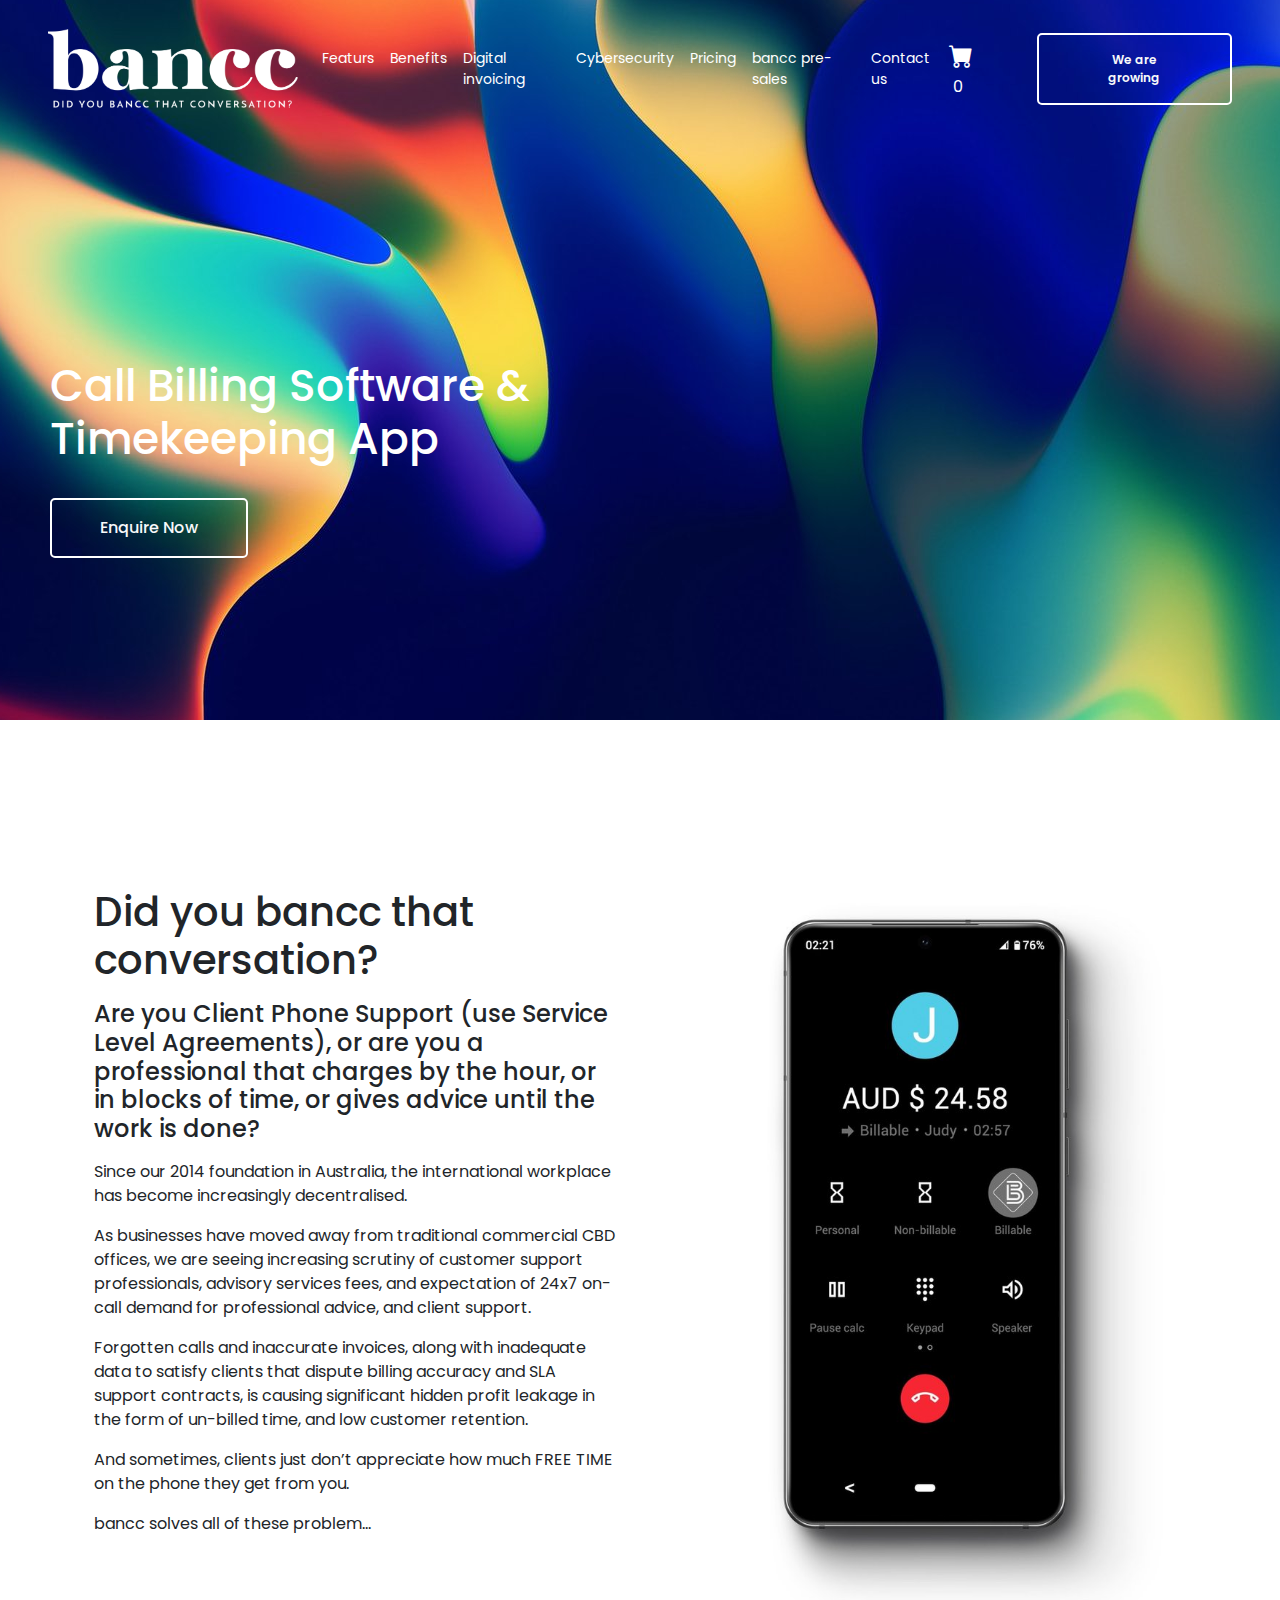
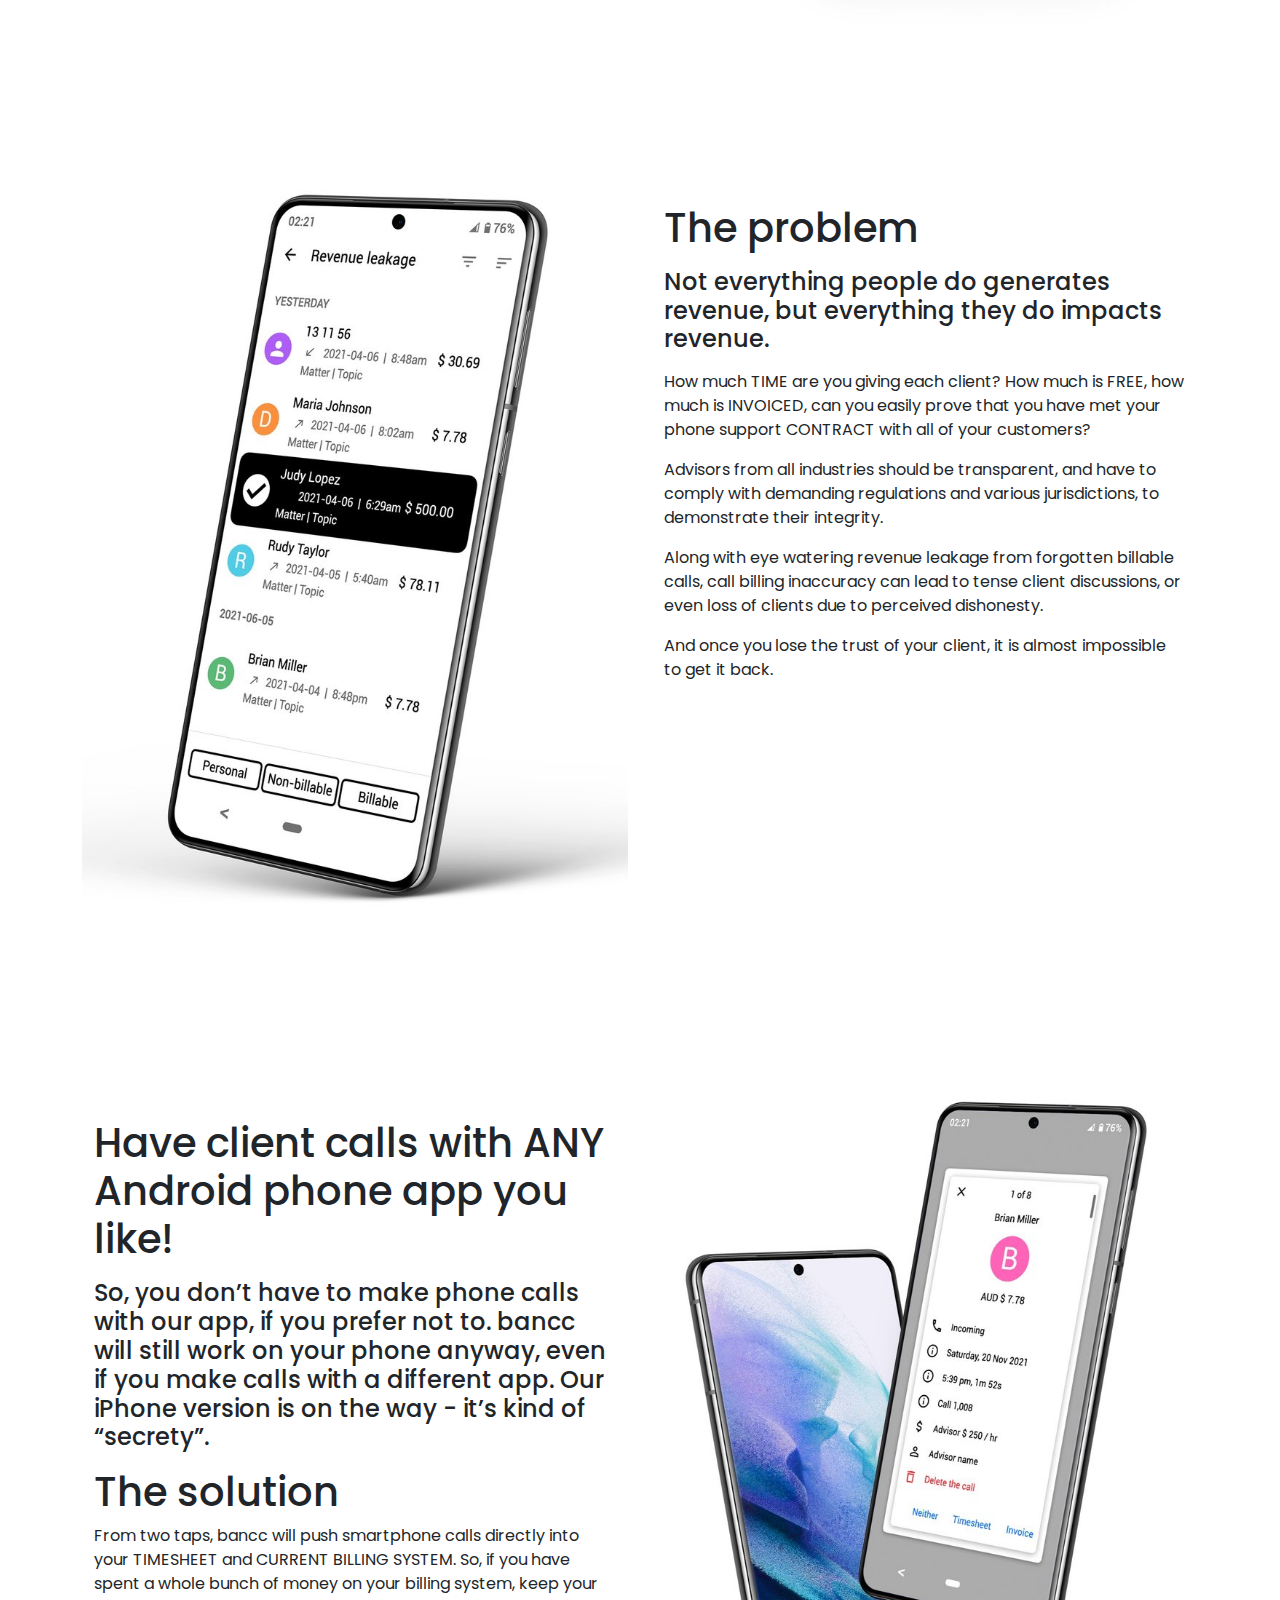
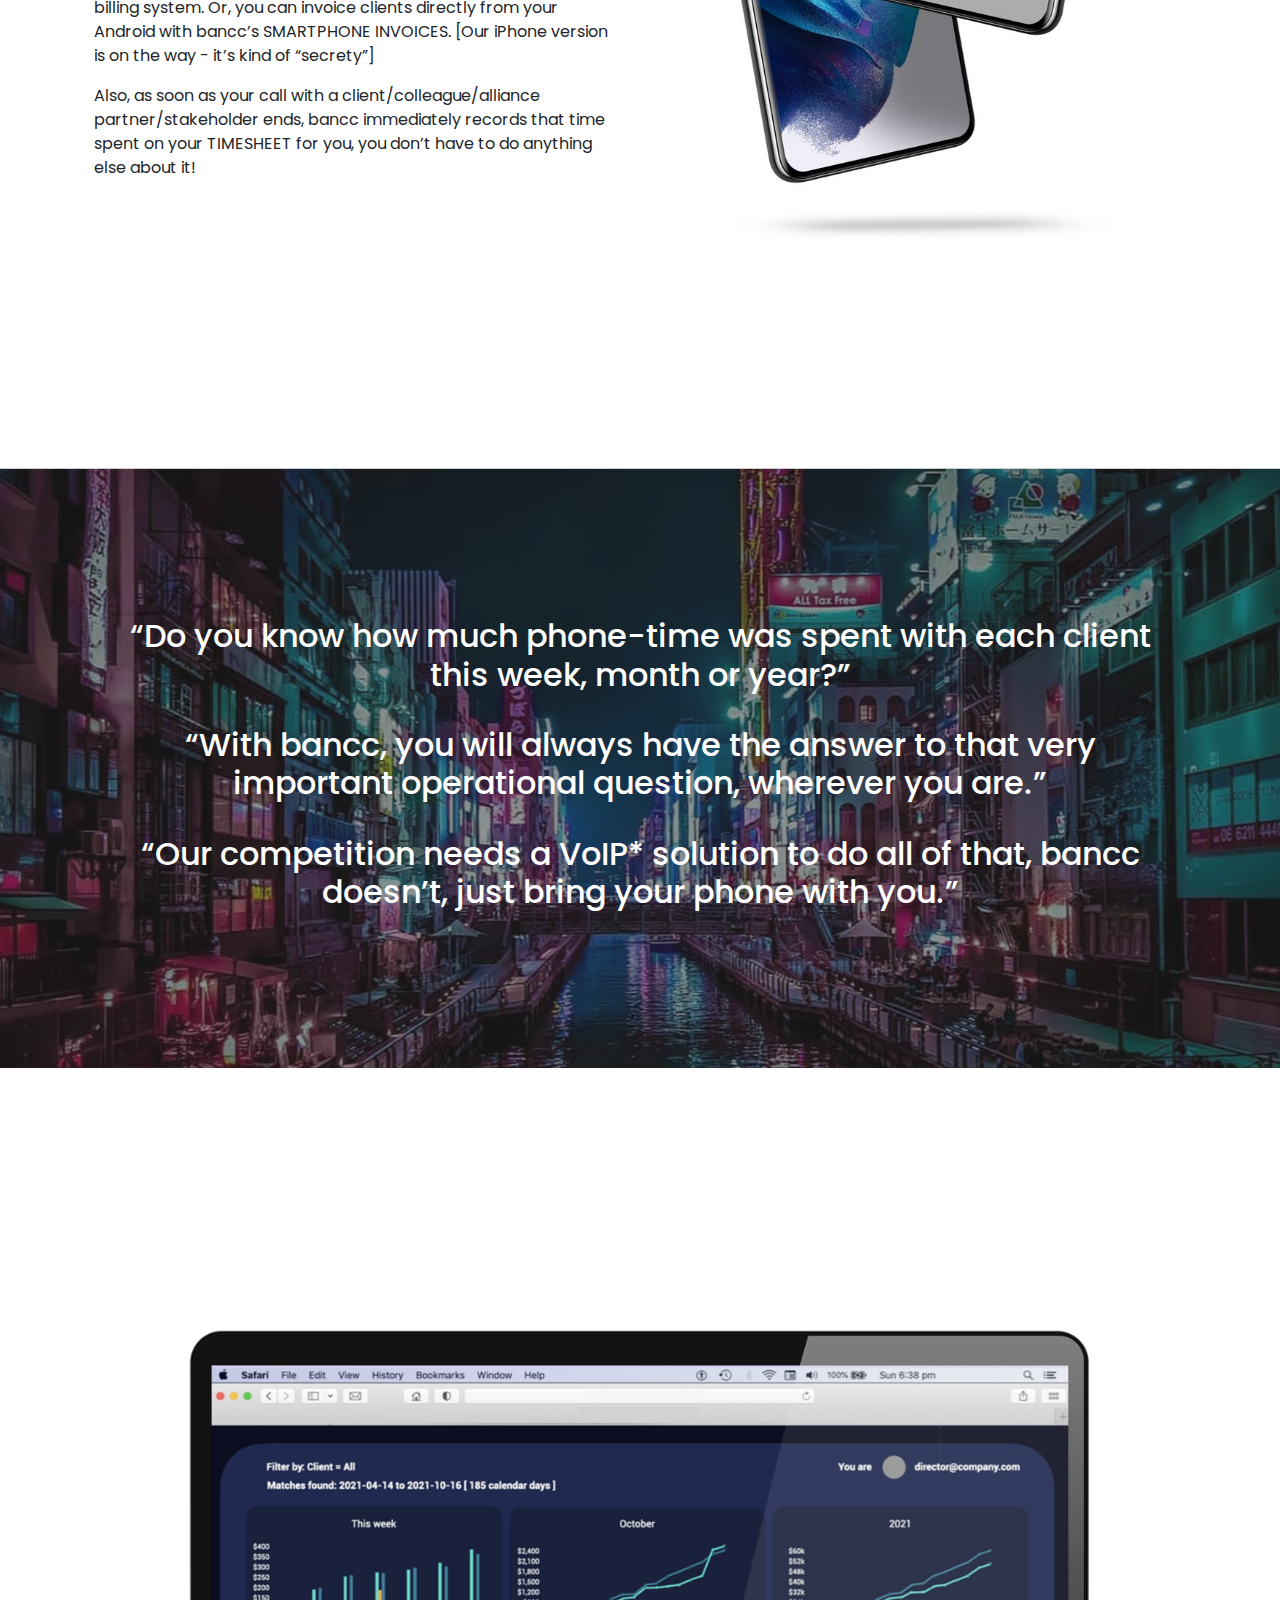
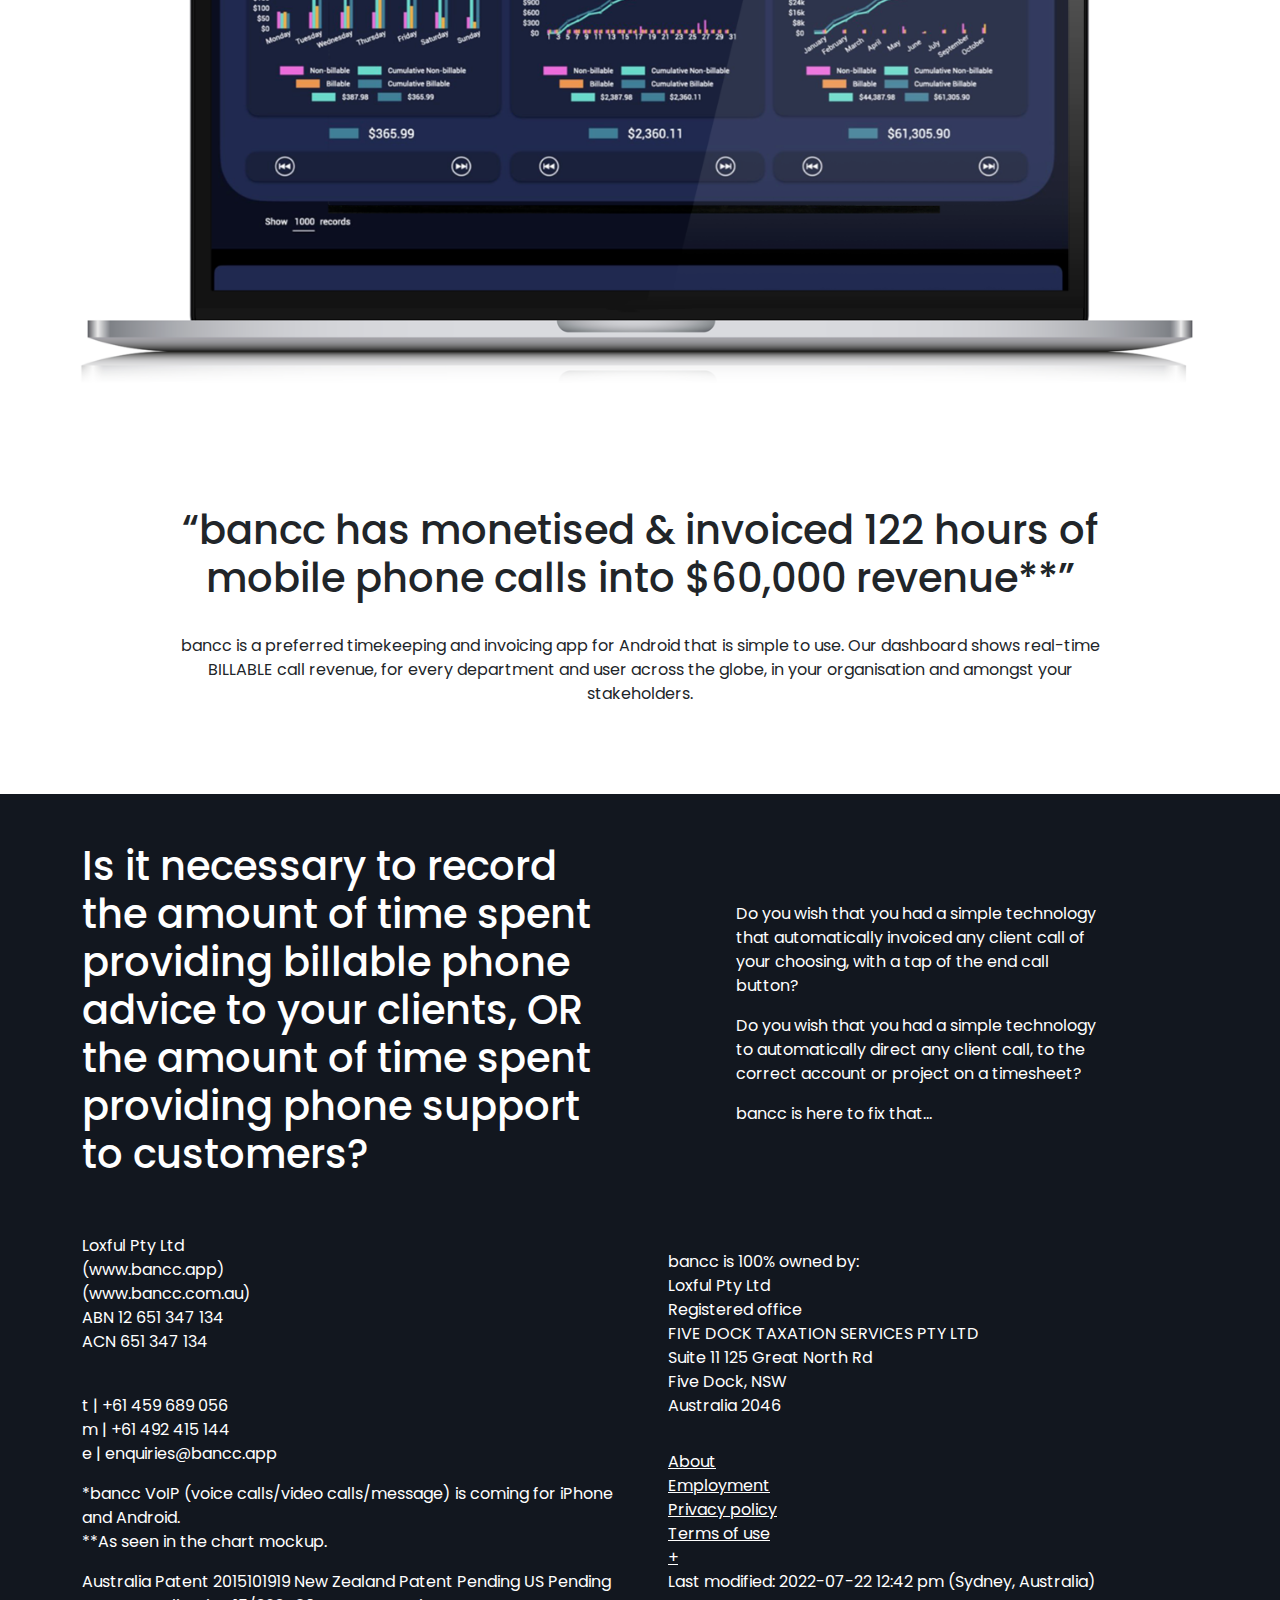
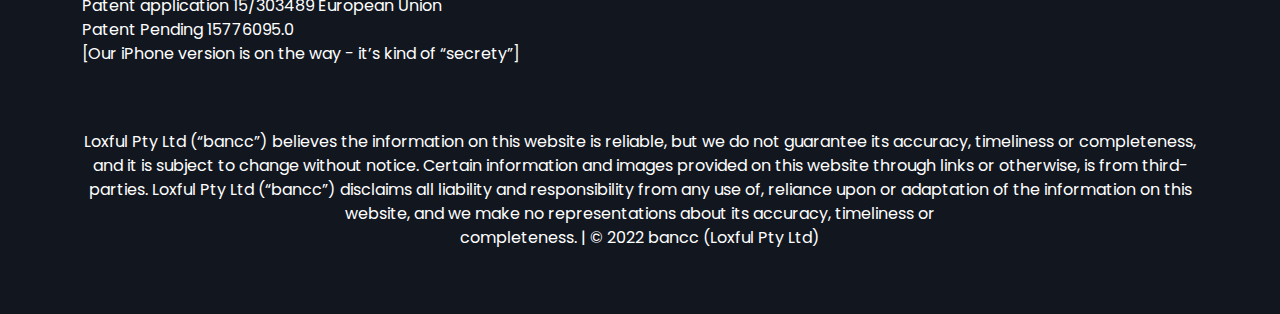
<file: bancc/index.html>
<!DOCTYPE html>
<html lang="en">

<head>
  <meta charset="UTF-8">
  <meta http-equiv="X-UA-Compatible" content="IE=edge">
  <meta name="viewport" content="width=device-width, initial-scale=1.0">
  <link rel="stylesheet" href="https://cdn.jsdelivr.net/npm/bootstrap-icons@1.9.1/font/bootstrap-icons.css">

  <link rel="preconnect" href="https://fonts.googleapis.com">
  <link rel="preconnect" href="https://fonts.gstatic.com" crossorigin>
  <link href="https://fonts.googleapis.com/css2?family=Noto+Sans+Arabic&display=swap" rel="stylesheet">
  <link href='https://css.gg/pacman.css' rel='stylesheet'>
  <link href="https://cdnjs.cloudflare.com/ajax/libs/font-awesome/6.2.0/css/all.min.css" rel="stylesheet">

  <link href="css/bootstrap.min.css" rel="stylesheet" />
  <link href="css/style.css" rel="stylesheet" />
  <script src="https://code.jquery.com/jquery-3.5.1.min.js"></script>
  <title>bancc</title>
</head>

<body>
  <style>
    
  </style>
  <div class="col-12 col-md-12 col-lg-12">
    <div class="col-md-12 background_images" >
      <!-- nav bar here start  -->
      <nav class="navbar navbar-expand-lg text-lg-white nav_bg">
        <div class="container-fluid px-md-5 p-md-3">
          <button class="navbar-toggler" type="button" data-bs-toggle="collapse" data-bs-target="#navbarTogglerDemo03"
            aria-controls="navbarTogglerDemo03" aria-expanded="false" aria-label="Toggle navigation">
            <i class="bi bi-list fs-2 text-white"></i>
          </button>
          <a class="navbar-brand" href="index.html">
            <img src="images/BANCC+text_transparent_white.png" class="img-fluide logomain"  alt="">
          </a>
          <div class="collapse navbar-collapse mobile_view" id="navbarTogglerDemo03">
            <ul class="navbar-nav me-auto mb-2 mb-lg-0 ">
              <li class="nav-item">
                <a class="nav-link active" aria-current="page" href="#">Featurs</a>
              </li>
              <li class="nav-item">
                <a class="nav-link" href="#">Benefits</a>
              </li>
              <li class="nav-item">
                <a class="nav-link" href="#">Digital invoicing</a>
              </li>
              <li class="nav-item">
                <a class="nav-link" href="#">Cybersecurity
                </a>
              </li>
              <li class="nav-item">
                <a class="nav-link" href="#Pricing">Pricing</a>
              </li>
              <li class="nav-item">
                <a class="nav-link" href="#bancc pre-sales">bancc pre-sales</a>
              </li>
              <li class="nav-item">
                <a class="nav-link" href="contact.html">Contact us
                </a>
              </li>


            </ul>
            <a href="" class="pe-md-5 text-decoration-none">
              <i class="bi bi-cart-fill fs-4 text-white"></i><span class="p-1 text-white">0</span>
            </a>
            <button class="btn btn-outline-light px-5 py-3" type="submit"
              style="font-size: 12px; font-weight: 600;    border: 2.5px solid white; border-radius: 5px;">
              We are growing
            </button>
          </div>
        </div>
      </nav>
      <div class="row">
        <div class="position-absolute col-md-5 col-12" style="top:40% ;left:3%;">
          <h1 class="text-white-hero" >
            Call Billing Software & Timekeeping App
          </h1>
          <button class="btn btn-outline-light px-5 py-3 mt-md-4" type="submit"
            style="font-size: 16px; font-weight: 500;    border: 2.5px solid white; border-radius: 5px;">
            Enquire Now
          </button>
        </div>
      </div>
    </div>
    <div class="container my-5 py-md-5">
      <div class="row flex-column-reverse flex-lg-row">
        <div class="col-md-6 p-4">
          <h1 class="pt-5">
            Did you bancc that conversation?
          </h1>
          <h4 class="my-3">
            Are you Client Phone Support (use Service Level Agreements), or are you a professional that charges by the
            hour, or in blocks of time, or gives advice until the work is done?
          </h4>
          <p>
            Since our 2014 foundation in Australia, the international workplace has become increasingly decentralised.
          </p>
          <p>As businesses have moved away from traditional commercial CBD offices, we are seeing increasing scrutiny of
            customer support professionals, advisory services fees, and expectation of 24x7 on-call demand for
            professional advice, and client support.</p>
          <p>Forgotten calls and inaccurate invoices, along with inadequate data to satisfy clients that dispute billing
            accuracy and SLA support contracts, is causing significant hidden profit leakage in the form of un-billed
            time, and low customer retention.</p>
          <p>And sometimes, clients just don’t appreciate how much FREE TIME on the phone they get from you.</p>
          <p>bancc solves all of these problem...</p>
        </div>
        <div class="col-md-6" style="background-color: #eaf2ea1;">
          <img src="images/mobil.jpg" class="img-fluid" alt="img">
        </div>
      </div>
      <div class="row my-5 py-5">
        <div class="col-md-6" style="background-color: #eaf2ea1;">
          <img src="images/mobil2.jpg" class="img-fluid" alt="img">
        </div>
        <div class="col-md-6 p-4">
          <h1 class="pt-5">
            The problem
          </h1>
          <h4 class="my-3">
            Not everything people do generates revenue, but everything they do impacts revenue.
          </h4>
          <p>
            How much TIME are you giving each client? How much is FREE, how much is INVOICED, can you easily prove that
            you have met your phone support CONTRACT with all of your customers?
          </p>
          <p>Advisors from all industries should be transparent, and have to comply with demanding regulations and
            various jurisdictions, to demonstrate their integrity.</p>
          <p>Along with eye watering revenue leakage from forgotten billable calls, call billing inaccuracy can lead to
            tense client discussions, or even loss of clients due to perceived dishonesty.</p>
          <p>And once you lose the trust of your client, it is almost impossible to get it back. </p>
        </div>

      </div>
      <div class="row flex-column-reverse flex-lg-row">
        <div class="col-md-6 p-4">
          <h1 class="pt-5">
            Have client calls with ANY Android phone app you like!
          </h1>
          <h4 class="my-3">
            So, you don’t have to make phone calls with our app, if you prefer not to. bancc will still work on your
            phone anyway, even if you make calls with a different app. Our iPhone version is on the way - it’s kind of
            “secrety”.
          </h4>
          <h1>
            The solution
          </h1>
          <p>
            From two taps, bancc will push smartphone calls directly into your TIMESHEET and CURRENT BILLING SYSTEM. So,
            if you have spent a whole bunch of money on your billing system, keep your billing system. Or, you can
            invoice clients directly from your Android with bancc’s SMARTPHONE INVOICES. [Our iPhone version is on the
            way - it’s kind of “secrety”]
          </p>
          <p>Also, as soon as your call with a client/colleague/alliance partner/stakeholder ends, bancc immediately
            records that time spent on your TIMESHEET for you, you don’t have to do anything else about it!</p>
        </div>
        <div class="col-md-6" style="background-color: #eaf2ea1;">
          <img src="images/mobil3.jpg" class="img-fluid" alt="img">
        </div>
      </div>
    </div>
    <div class="b-images my-5">
      <div class="position-absolute col-10" style="top:50% ;left:50%; transform: translate(-50%, -50%);">
        <h2>
          “Do you know how much phone-time was spent with each client this week, month or year?”
        </h2>
        <h2 class="py-4">
          “With bancc, you will always have the answer to that very important operational question, wherever you are.”
        </h2>
        <h2>
          “Our competition needs a VoIP* solution to do all of that, bancc doesn’t, just bring your phone with you.”
        </h2>
      </div>
    </div>
    <div class="container-fluid">
      <img src="images/leptop.png" alt="" class="img-fluid" srcset="">
    </div>
    <div class="container px-md-5 text-center py-5">
      <h1 class="text-justify">
        “bancc has monetised & invoiced 122 hours of mobile phone calls into $60,000 revenue**”
      </h1>
      <p class="py-4 px-md-5 text-justify" >bancc is a preferred timekeeping and invoicing app for Android that is simple to use. Our
        dashboard shows real-time BILLABLE call revenue, for every department and user across the globe, in your
        organisation and amongst your stakeholders.</p>
    </div>
    <!-- here footer statrt  -->
    <div class="container-fluid p-md-5" style="background-color: #12171f;">
      <div class="container">
        <div class="row">
          <div class="col-md-6 text-white">
            <h1>
              Is it necessary to record the amount of time spent providing billable phone advice to your clients, OR the
              amount of time spent providing phone support to customers?
            </h1>
          </div>
          <div class="col-md-6 text-white  px-md-5 align-content-md-center">
            <div class="px-md-5 my-3">
              <p>
                Do you wish that you had a simple technology that automatically invoiced any client call of your
                choosing, with a tap of the end call button?
              </p>
              <p>Do you wish that you had a simple technology to automatically direct any client call, to the correct
                account or project on a timesheet?</p>
              <p>bancc is here to fix that...</p>
            </div>
          </div>
        </div>
        <div class="row text-white py-5">
          <div class="col-md-6">
            <p>
              Loxful Pty Ltd <br>
              (www.bancc.app)<br>
              (www.bancc.com.au)<br>
              ABN 12 651 347 134<br>
              ACN 651 347 134<br>
              </br>
              <p>
                t | +61 459 689 056<br>
                m | +61 492 415 144 <br>
                e | enquiries@bancc.app<br>
              </p>
              <p>*bancc VoIP (voice calls/video calls/message) is coming for iPhone and Android.<br>
                **As seen in the chart mockup.</p>
              <p>
                Australia Patent 2015101919 New Zealand Patent Pending US Pending Patent application 15/303489 European
                Union<br>
                Patent Pending 15776095.0 <br>
                [Our iPhone version is on the way - it’s kind of “secrety”]
              </p>
          </div>
          <div class="col-md-6">
            <p class="p-md-3">
              bancc is 100% owned by:<br>
              Loxful Pty Ltd<br>
              Registered office<br>
              FIVE DOCK TAXATION SERVICES PTY LTD<br>
              Suite 11 125 Great North Rd<br>
              Five Dock, NSW<br>
              Australia 2046<br>

            </p>
            <p class="px-md-3">
              <a href="" class="text-decoration-underline text-white">About</a><br>
              <a href="" class="text-decoration-underline text-white">Employment</a><br>
              <a href="" class="text-decoration-underline text-white">Privacy policy</a><br>
              <a href="" class="text-decoration-underline text-white">Terms of use</a><br>
              <a href="" class="text-decoration-underline text-white">+</a><br>
              Last modified: 2022-07-22 12:42 pm (Sydney, Australia)</p>
          </div>
        </div>
        <div class="text-center text-white">
          <p class="text-justify">
            Loxful Pty Ltd (“bancc”) believes the information on this website is reliable, but we do not guarantee its
            accuracy,
            timeliness or completeness, and it is subject to change without notice. Certain information and images
            provided on this
            website through links or otherwise, is from third-parties. Loxful Pty Ltd (“bancc”) disclaims all liability
            and responsibility
            from any use of, reliance upon or adaptation of the information on this website, and we make no
            representations about its accuracy,
            timeliness or
            <br> completeness. | © 2022 bancc (Loxful Pty Ltd)
          </p>
        </div>
      </div>
    </div>
  </div>
  <!-- first dev end ^|^ -->


  <script src="js/jquery.min.js"></script>
  <script src="js/bootstrap.min.js"></script>
  <script src="js/bootstrappoper.js"></script>



  <script>

  </script>
  <style>

  </style>

</body>

</html>
</file>
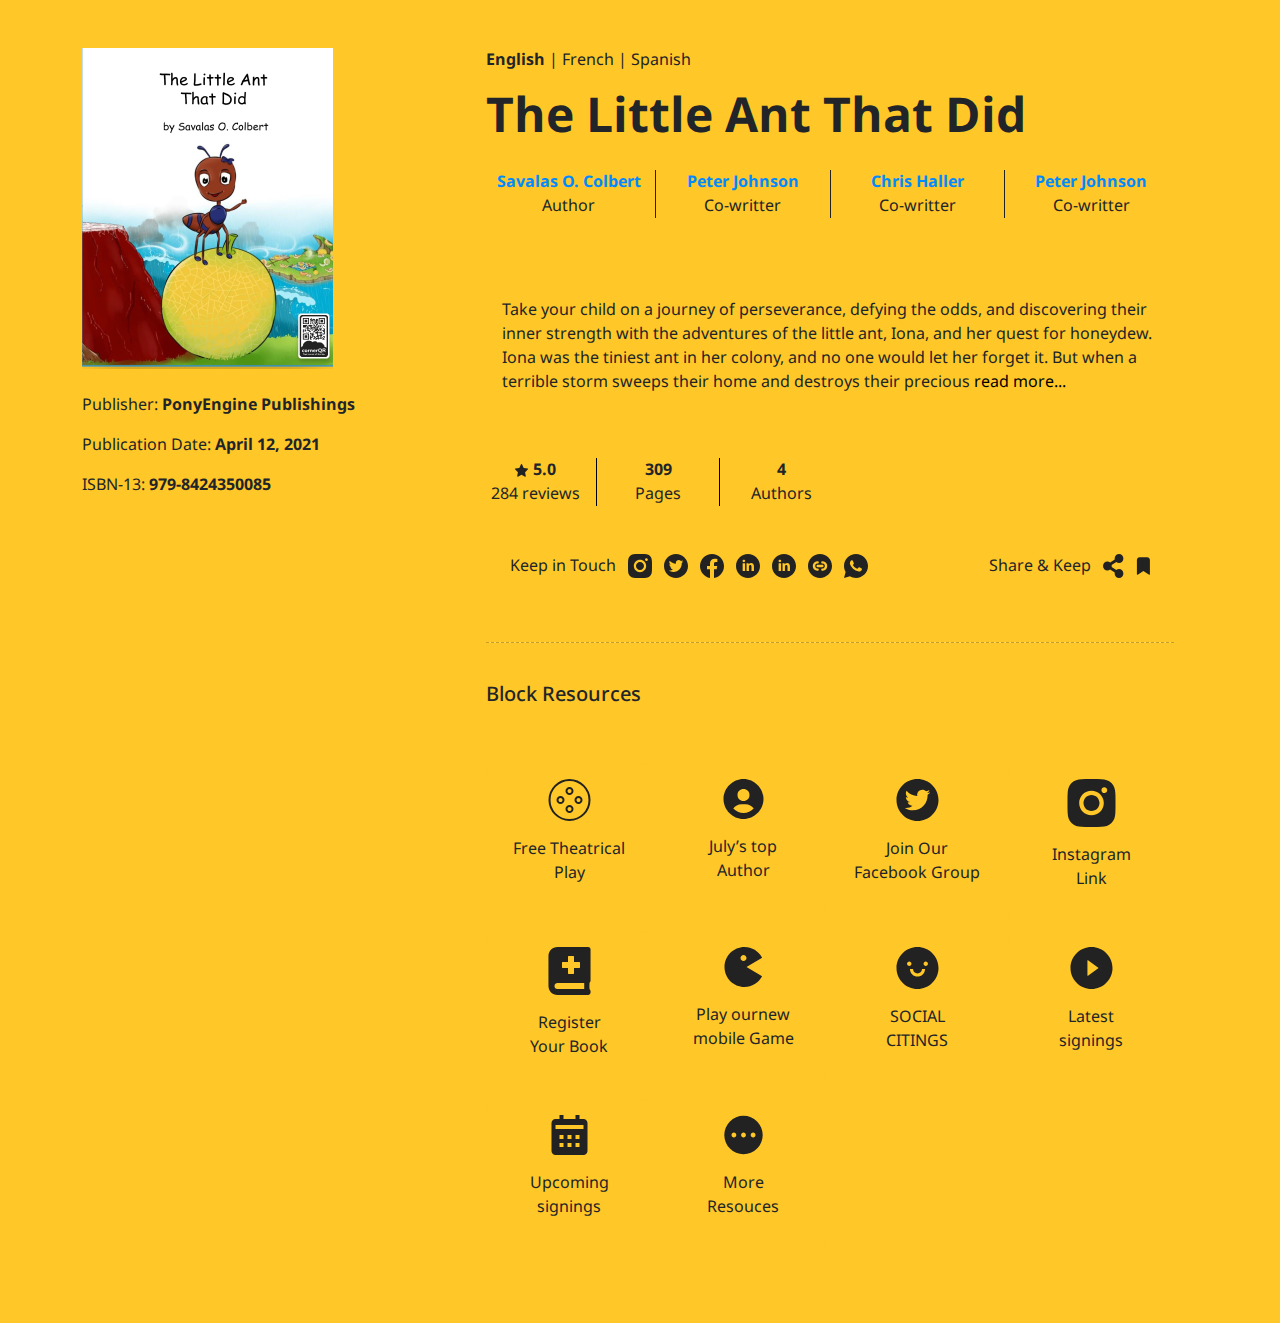
<file: fiver/index.html>
<!DOCTYPE html>
<html lang="en">
<head>
    <meta charset="UTF-8">
    <meta http-equiv="X-UA-Compatible" content="IE=edge">
    <meta name="viewport" content="width=device-width, initial-scale=1.0">
    <link rel="stylesheet" href="https://cdn.jsdelivr.net/npm/bootstrap-icons@1.9.1/font/bootstrap-icons.css">
    <link rel="preconnect" href="https://fonts.googleapis.com">
<link rel="preconnect" href="https://fonts.gstatic.com" crossorigin>
<link href="https://fonts.googleapis.com/css2?family=Noto+Sans+Arabic&display=swap" rel="stylesheet">
    <link href="css/bootstrap.min.css" rel="stylesheet" />
    <link href="css/style.css" rel="stylesheet" />
    <script src="https://code.jquery.com/jquery-3.5.1.min.js"></script>


    <title></title>
</head>
<body>
    <style>
        .show-read-more .more-text{
            display: none;
        }
    </style>
<div class="col-md-12">
    <div class="container mt-5">
        <div class="row ">
            <div class="col-md-4">
                <img src="images/1 .png" class="img-fluid" alt="">
                <div>
                </div>
               <div class="pt-4">
                <p>Publisher: <b>PonyEngine Publishings</b></p>
                <p>Publication Date: <b>April 12, 2021</b></p>
                <p>ISBN-13:  <b>979-8424350085</b></p>
               </div>
            </div>
            <div class="col-md-8 col-12">
                <div class="container">
                    <p> <span class="fw-bold">English</span> | French | Spanish</p>
                    <h1 class="fw-bolder font-48">The Little Ant That Did</h1>
                    <div class="row justify-content-center align-items-center g-2 py-3">
                        <div class="col text-center" style="border-right: 1px solid #222222;"> 
                        <span class="fw-bolder info">Savalas O. Colbert</span><br>
                        <span>Author</span>
                        </div>
                        <div class="col text-center" style="border-right: 1px solid #222222;">
                            <span class="fw-bolder info">Peter Johnson</span><br>
                            <span>Co-writter</span>
                        </div>
                        <div class="col text-center" style="border-right: 1px solid #222222;">
                            <span class="fw-bolder info">Chris Haller</span><br>
                            <span>Co-writter</span>
                        </div>
                        <div class="col text-center">
                            <span class="fw-bolder info">Peter Johnson</span><br>
                            <span>Co-writter</span>
                        </div>
                    </div>
                    <p class="show-read-more m-3 py-5">

                        Take your child on a journey of perseverance, defying the odds, and discovering their inner
                         strength with the adventures of the little ant, Iona, and her quest for honeydew. Iona was the 
                         tiniest ant in her colony, and no one would let her forget it. But when a terrible storm sweeps 
                          their home and destroys
                         their precious honeydew, it’s up to Iona to defy the odds and help save  
                    </p>
                    <!-- <p class="">
                                            </p> -->
                    <div class="col-md-6 col-12">
                        <div class="row ">
                            <div class="col text-center" style="border-right: 1px solid black;"> 
                            <span class="fw-bolder ">
                                <span class="">
                                    <svg width="15" height="13" viewBox="0 0 15 13" fill="none" xmlns="http://www.w3.org/2000/svg">
                                        <path d="M13.689 4.51714L9.72178 3.94058L7.94835 0.345269C7.89991 0.246832 7.82022 0.167144 7.72178 0.118707C7.47491 -0.00316805 7.17491 0.0983945 7.05147 0.345269L5.27803 3.94058L1.31084 4.51714C1.20147 4.53277 1.10147 4.58433 1.02491 4.66246C0.932347 4.75759 0.881343 4.88558 0.883101 5.0183C0.884859 5.15103 0.939235 5.27762 1.03428 5.37027L3.9046 8.16871L3.22647 12.1203C3.21057 12.2122 3.22074 12.3067 3.25583 12.3932C3.29093 12.4796 3.34953 12.5545 3.42501 12.6093C3.50049 12.6641 3.58982 12.6967 3.68288 12.7033C3.77593 12.71 3.86898 12.6904 3.95147 12.6468L7.49991 10.7812L11.0483 12.6468C11.1452 12.6984 11.2577 12.7156 11.3655 12.6968C11.6374 12.65 11.8202 12.3921 11.7733 12.1203L11.0952 8.16871L13.9655 5.37027C14.0437 5.29371 14.0952 5.19371 14.1108 5.08433C14.153 4.81089 13.9624 4.55777 13.689 4.51714V4.51714Z" fill="#222222"/>
                                        </svg>
                                        
                                </span>
                                5.0</span><br>
                            <span>284 reviews</span>
                            </div>
                            <div class="col text-center" style="border-right: 1px solid black;">
                                <span class="fw-bolder text-center">309</span><br>
                                <span>Pages</span>
                            </div>
                            <div class="col text-center" >
                                <span class="fw-bolder text-center">4</span><br>
                                <span>Authors</span>
                            </div>

                        </div>
                    </div>
                    <!-- icon here  -->
                    <div class=" container my-5">

                        <div class="row ">
                            <div class="col-md-8 col-12">
                                <ul class="list-inline">
                                    <li class="list-inline-item">
                                <span>Keep in Touch</span> 
                                    
                                    </li>
                                    <li class="list-inline-item">
                                        <a href="#">
                                            <svg width="24" height="24" viewBox="0 0 24 24" fill="none" xmlns="http://www.w3.org/2000/svg">
                                                <path d="M11.997 7.9983C9.79351 7.9983 7.99529 9.79651 7.99529 12C7.99529 14.2035 9.79351 16.0017 11.997 16.0017C14.2005 16.0017 15.9987 14.2035 15.9987 12C15.9987 9.79651 14.2005 7.9983 11.997 7.9983ZM23.9991 12C23.9991 10.3429 24.0141 8.70077 23.9211 7.04665C23.828 5.12536 23.3897 3.4202 21.9847 2.01525C20.5768 0.607302 18.8746 0.172009 16.9533 0.0789456C15.2962 -0.0141172 13.6541 0.000892936 12 0.000892936C10.3429 0.000892936 8.70077 -0.0141172 7.04665 0.0789456C5.12535 0.172009 3.4202 0.610305 2.01525 2.01525C0.607303 3.42321 0.172008 5.12536 0.0789456 7.04665C-0.0141172 8.70377 0.000892936 10.3459 0.000892936 12C0.000892936 13.6541 -0.0141172 15.2992 0.0789456 16.9533C0.172008 18.8746 0.610305 20.5798 2.01525 21.9847C3.4232 23.3927 5.12535 23.828 7.04665 23.9211C8.70377 24.0141 10.3459 23.9991 12 23.9991C13.6571 23.9991 15.2992 24.0141 16.9533 23.9211C18.8746 23.828 20.5798 23.3897 21.9847 21.9847C23.3927 20.5768 23.828 18.8746 23.9211 16.9533C24.0171 15.2992 23.9991 13.6571 23.9991 12V12ZM11.997 18.1572C8.58969 18.1572 5.83984 15.4073 5.83984 12C5.83984 8.5927 8.58969 5.84284 11.997 5.84284C15.4043 5.84284 18.1542 8.5927 18.1542 12C18.1542 15.4073 15.4043 18.1572 11.997 18.1572ZM18.4063 7.02864C17.6108 7.02864 16.9684 6.38621 16.9684 5.59067C16.9684 4.79513 17.6108 4.1527 18.4063 4.1527C19.2019 4.1527 19.8443 4.79513 19.8443 5.59067C19.8445 5.77957 19.8075 5.96667 19.7353 6.14124C19.6631 6.31581 19.5572 6.47442 19.4237 6.608C19.2901 6.74157 19.1315 6.84748 18.9569 6.91967C18.7823 6.99185 18.5952 7.02888 18.4063 7.02864V7.02864Z" fill="#222222"/>
                                                </svg>
                                            </a>                                            
                                    </li>
                                
                                    <li class="list-inline-item">
                                        <a href="#">
                                        <svg width="24" height="24" viewBox="0 0 24 24" fill="none" xmlns="http://www.w3.org/2000/svg">
                                            <path d="M12.0005 0C5.3737 0 0.000488281 5.37321 0.000488281 12C0.000488281 18.6268 5.3737 24 12.0005 24C18.6273 24 24.0005 18.6268 24.0005 12C24.0005 5.37321 18.6273 0 12.0005 0ZM17.7675 9.04554C17.7755 9.17143 17.7755 9.30268 17.7755 9.43125C17.7755 13.3634 14.7808 17.8929 9.30852 17.8929C7.62102 17.8929 6.05674 17.4027 4.73888 16.5589C4.97995 16.5857 5.21031 16.5964 5.45674 16.5964C6.8496 16.5964 8.12995 16.125 9.15049 15.3268C7.84335 15.3 6.74513 14.4429 6.37013 13.2643C6.82817 13.3313 7.24067 13.3313 7.7121 13.2107C7.03904 13.074 6.43408 12.7084 6 12.1762C5.56591 11.644 5.32947 10.9779 5.33085 10.2911V10.2536C5.7246 10.4759 6.18799 10.6125 6.67281 10.6313C6.26524 10.3596 5.931 9.99164 5.69971 9.5599C5.46843 9.12817 5.34725 8.64603 5.34692 8.15625C5.34692 7.60179 5.49156 7.09554 5.75138 6.65625C6.49844 7.5759 7.43066 8.32806 8.48745 8.86384C9.54423 9.39961 10.7019 9.70702 11.8853 9.76607C11.4648 7.74375 12.9755 6.10714 14.7916 6.10714C15.6487 6.10714 16.4201 6.46607 16.9639 7.04464C17.6362 6.91875 18.2791 6.66696 18.8523 6.32946C18.63 7.01786 18.1639 7.59911 17.5451 7.96607C18.1451 7.90179 18.7237 7.73571 19.2594 7.50268C18.855 8.09732 18.3487 8.625 17.7675 9.04554Z" fill="#222222"/>
                                            </svg>
                                        </a>
                                            
                                    </li>
                                
                                    <li class="list-inline-item">
                                        <a href="#">
                                        <svg width="24" height="24" viewBox="0 0 24 24" fill="none" xmlns="http://www.w3.org/2000/svg">
                                            <path fill-rule="evenodd" clip-rule="evenodd" d="M0.000488281 12.067C0.000488281 18.033 4.33349 22.994 10.0005 24V15.333H7.00049V12H10.0005V9.333C10.0005 6.333 11.9335 4.667 14.6675 4.667C15.5335 4.667 16.4675 4.8 17.3335 4.933V8H15.8005C14.3335 8 14.0005 8.733 14.0005 9.667V12H17.2005L16.6675 15.333H14.0005V24C19.6675 22.994 24.0005 18.034 24.0005 12.067C24.0005 5.43 18.6005 0 12.0005 0C5.40049 0 0.000488281 5.43 0.000488281 12.067Z" fill="#222222"/>
                                            </svg>
                                        </a>
                                            
                                    </li>
                                
                                    <li class="list-inline-item">
                                        <a href="#">
                                        <svg width="24" height="24" viewBox="0 0 24 24" fill="none" xmlns="http://www.w3.org/2000/svg">
                                            <path d="M12.0005 0C5.37299 0 0.000488281 5.3725 0.000488281 12C0.000488281 18.6275 5.37299 24 12.0005 24C18.628 24 24.0005 18.6275 24.0005 12C24.0005 5.3725 18.628 0 12.0005 0ZM9.06299 16.9738H6.63299V9.15375H9.06299V16.9738ZM7.83299 8.19375C7.06549 8.19375 6.56924 7.65 6.56924 6.9775C6.56924 6.29125 7.08049 5.76375 7.86424 5.76375C8.64799 5.76375 9.12799 6.29125 9.14299 6.9775C9.14299 7.65 8.64799 8.19375 7.83299 8.19375ZM17.938 16.9738H15.508V12.64C15.508 11.6313 15.1555 10.9462 14.2767 10.9462C13.6055 10.9462 13.2067 11.41 13.0305 11.8563C12.9655 12.015 12.9492 12.24 12.9492 12.4638V16.9725H10.518V11.6475C10.518 10.6713 10.4867 9.855 10.4542 9.1525H12.5655L12.6767 10.2388H12.7255C13.0455 9.72875 13.8292 8.97625 15.1405 8.97625C16.7392 8.97625 17.938 10.0475 17.938 12.35V16.9738Z" fill="#222222"/>
                                            </svg>
                                        </a>
                                            
                                    </li>
                                    <li class="list-inline-item">
                                        <a href="#">
                                        <svg width="24" height="24" viewBox="0 0 24 24" fill="none" xmlns="http://www.w3.org/2000/svg">
                                            <path d="M12.0005 0C5.37299 0 0.000488281 5.3725 0.000488281 12C0.000488281 18.6275 5.37299 24 12.0005 24C18.628 24 24.0005 18.6275 24.0005 12C24.0005 5.3725 18.628 0 12.0005 0ZM9.06299 16.9738H6.63299V9.15375H9.06299V16.9738ZM7.83299 8.19375C7.06549 8.19375 6.56924 7.65 6.56924 6.9775C6.56924 6.29125 7.08049 5.76375 7.86424 5.76375C8.64799 5.76375 9.12799 6.29125 9.14299 6.9775C9.14299 7.65 8.64799 8.19375 7.83299 8.19375ZM17.938 16.9738H15.508V12.64C15.508 11.6313 15.1555 10.9462 14.2767 10.9462C13.6055 10.9462 13.2067 11.41 13.0305 11.8563C12.9655 12.015 12.9492 12.24 12.9492 12.4638V16.9725H10.518V11.6475C10.518 10.6713 10.4867 9.855 10.4542 9.1525H12.5655L12.6767 10.2388H12.7255C13.0455 9.72875 13.8292 8.97625 15.1405 8.97625C16.7392 8.97625 17.938 10.0475 17.938 12.35V16.9738Z" fill="#222222"/>
                                            </svg>
                                        </a>
                                    </li>
                                    <li class="list-inline-item">
                                        <a href="#">
                                        <svg width="24" height="24" viewBox="0 0 24 24" fill="none" xmlns="http://www.w3.org/2000/svg">
                                            <path fill-rule="evenodd" clip-rule="evenodd" d="M0.000488281 12C0.000488281 5.3724 5.37289 0 12.0005 0C18.6281 0 24.0005 5.3724 24.0005 12C24.0005 18.6276 18.6281 24 12.0005 24C5.37289 24 0.000488281 18.6276 0.000488281 12ZM9.60049 7.2C8.80849 7.2 7.64689 7.428 6.64849 8.1456C5.59129 8.9088 4.80049 10.1688 4.80049 12C4.80049 13.8312 5.59009 15.0912 6.64849 15.8532C7.51391 16.4605 8.54331 16.7906 9.60049 16.8C9.91875 16.8 10.224 16.6736 10.449 16.4485C10.6741 16.2235 10.8005 15.9183 10.8005 15.6C10.8005 15.2817 10.6741 14.9765 10.449 14.7515C10.224 14.5264 9.91875 14.4 9.60049 14.4C9.19249 14.4 8.55409 14.268 8.05249 13.9056C7.60969 13.59 7.20049 13.0488 7.20049 12C7.20049 10.9512 7.61089 10.4112 8.05249 10.0944C8.55289 9.732 9.19249 9.6 9.60049 9.6C9.91875 9.6 10.224 9.47357 10.449 9.24853C10.6741 9.02348 10.8005 8.71826 10.8005 8.4C10.8005 8.08174 10.6741 7.77652 10.449 7.55147C10.224 7.32643 9.91875 7.2 9.60049 7.2ZM14.4005 7.2C14.0822 7.2 13.777 7.32643 13.552 7.55147C13.3269 7.77652 13.2005 8.08174 13.2005 8.4C13.2005 8.71826 13.3269 9.02348 13.552 9.24853C13.777 9.47357 14.0822 9.6 14.4005 9.6C14.8085 9.6 15.4469 9.732 15.9485 10.0944C16.3901 10.4112 16.8005 10.9512 16.8005 12C16.8005 13.0488 16.3901 13.5888 15.9485 13.9056C15.4469 14.268 14.8085 14.4 14.4005 14.4C14.2429 14.4 14.0869 14.431 13.9413 14.4913C13.7957 14.5517 13.6634 14.64 13.552 14.7515C13.4405 14.8629 13.3521 14.9952 13.2918 15.1408C13.2315 15.2864 13.2005 15.4424 13.2005 15.6C13.2005 15.7576 13.2315 15.9136 13.2918 16.0592C13.3521 16.2048 13.4405 16.3371 13.552 16.4485C13.6634 16.56 13.7957 16.6483 13.9413 16.7087C14.0869 16.769 14.2429 16.8 14.4005 16.8C15.1925 16.8 16.3541 16.572 17.3525 15.8532C18.4097 15.0912 19.2005 13.8312 19.2005 12C19.2005 10.1688 18.4109 8.9088 17.3525 8.1456C16.4869 7.53877 15.4575 7.20903 14.4005 7.2ZM9.60049 10.8C9.28223 10.8 8.977 10.9264 8.75196 11.1515C8.52692 11.3765 8.40049 11.6817 8.40049 12C8.40049 12.3183 8.52692 12.6235 8.75196 12.8485C8.977 13.0736 9.28223 13.2 9.60049 13.2H14.4005C14.7187 13.2 15.024 13.0736 15.249 12.8485C15.4741 12.6235 15.6005 12.3183 15.6005 12C15.6005 11.6817 15.4741 11.3765 15.249 11.1515C15.024 10.9264 14.7187 10.8 14.4005 10.8H9.60049Z" fill="#222222"/>
                                            </svg>
                                        </a>
                                    </li>
                                    <li class="list-inline-item">
                                        <a href="#">
                                        <svg width="24" height="24" viewBox="0 0 24 24" fill="none" xmlns="http://www.w3.org/2000/svg">
                                            <path d="M0.00530434 24L1.6277 18.0384C0.55867 16.2058 -0.00298048 14.1216 0.0005044 12C0.0005044 5.3724 5.3729 0 12.0005 0C18.6281 0 24.0005 5.3724 24.0005 12C24.0005 18.6276 18.6281 24 12.0005 24C9.87983 24.0034 7.79649 23.4422 5.9645 22.374L0.00530434 24ZM7.6697 6.3696C7.51473 6.37922 7.36331 6.42003 7.2245 6.4896C7.09433 6.56331 6.97549 6.65547 6.8717 6.7632C6.7277 6.8988 6.6461 7.0164 6.5585 7.1304C6.11499 7.70759 5.87643 8.4161 5.8805 9.14399C5.8829 9.73199 6.0365 10.3044 6.2765 10.8396C6.7673 11.922 7.5749 13.068 8.6417 14.13C8.8985 14.3856 9.1493 14.6424 9.4193 14.8812C10.7434 16.0469 12.3212 16.8876 14.0273 17.3364L14.7101 17.4408C14.9321 17.4528 15.1541 17.436 15.3773 17.4252C15.7268 17.4071 16.068 17.3125 16.3769 17.148C16.534 17.067 16.6874 16.979 16.8365 16.884C16.8365 16.884 16.8881 16.8504 16.9865 16.776C17.1485 16.656 17.2481 16.5708 17.3825 16.4304C17.4821 16.3272 17.5685 16.206 17.6345 16.068C17.7281 15.8724 17.8217 15.4992 17.8601 15.1884C17.8889 14.9508 17.8805 14.8212 17.8769 14.7408C17.8721 14.6124 17.7653 14.4792 17.6489 14.4228L16.9505 14.1096C16.9505 14.1096 15.9065 13.6548 15.2693 13.3644C15.2021 13.3351 15.1301 13.3184 15.0569 13.3152C14.9748 13.3068 14.8918 13.316 14.8136 13.3423C14.7354 13.3686 14.6637 13.4113 14.6033 13.4676V13.4652C14.5973 13.4652 14.5169 13.5336 13.6493 14.5848C13.5995 14.6517 13.5309 14.7023 13.4523 14.7301C13.3736 14.7578 13.2885 14.7616 13.2077 14.7408C13.1295 14.7199 13.0529 14.6934 12.9785 14.6616C12.8297 14.5992 12.7781 14.5752 12.6761 14.5308L12.6701 14.5284C11.9836 14.2287 11.348 13.8238 10.7861 13.3284C10.6349 13.1964 10.4945 13.0524 10.3505 12.9132C9.87839 12.4611 9.46696 11.9496 9.1265 11.3916L9.0557 11.2776C9.00485 11.201 8.96373 11.1184 8.9333 11.0316C8.8877 10.8552 9.0065 10.7136 9.0065 10.7136C9.0065 10.7136 9.2981 10.3944 9.4337 10.2216C9.54661 10.078 9.65195 9.92858 9.7493 9.77399C9.8909 9.54599 9.9353 9.31199 9.8609 9.13079C9.5249 8.30999 9.1769 7.49279 8.8193 6.6816C8.7485 6.5208 8.5385 6.4056 8.3477 6.3828C8.2829 6.3756 8.2181 6.3684 8.1533 6.3636C7.99215 6.35559 7.83066 6.35719 7.6697 6.3684V6.3696Z" fill="#222222"/>
                                            </svg>
                                        </a>
                                    </li>
                                </ul>
                            </div>
                            <div class="col-md-4 text-end col-12">
                                <ul class="list-inline">
                                    <li class="list-inline-item">
                                    <span>Share & Keep</span> 
                                    
                                    </li>
                                    <li class="list-inline-item">
                                        <a href="#">
                                        <svg width="21" height="24" viewBox="0 0 21 24" fill="none" xmlns="http://www.w3.org/2000/svg">
                                            <path d="M16.0286 15C14.9991 15 14.0529 15.3665 13.306 15.9795L8.63922 12.9769C8.77742 12.3334 8.77742 11.6666 8.63922 11.023L13.306 8.0205C14.0529 8.63348 14.9991 9 16.0286 9C18.4428 9 20.4 6.98527 20.4 4.5C20.4 2.01473 18.4428 0 16.0286 0C13.6143 0 11.6571 2.01473 11.6571 4.5C11.6571 4.83553 11.6931 5.16234 11.7608 5.47692L7.09401 8.47945C6.34709 7.86652 5.4009 7.5 4.37143 7.5C1.95717 7.5 0 9.51473 0 12C0 14.4853 1.95717 16.5 4.37143 16.5C5.4009 16.5 6.34709 16.1335 7.09401 15.5205L11.7608 18.5231C11.6918 18.8439 11.6571 19.1714 11.6571 19.5C11.6571 21.9853 13.6143 24 16.0286 24C18.4428 24 20.4 21.9853 20.4 19.5C20.4 17.0147 18.4428 15 16.0286 15Z" fill="#222222"/>
                                            </svg>
                                        </a>
                                            
                                    </li>
                                
                                    <li class="list-inline-item">
                                        <a href="#">
                                        <svg width="14" height="18" viewBox="0 0 14 18" fill="none" xmlns="http://www.w3.org/2000/svg">
                                            <path d="M11.1499 0.25H3.64992C2.92058 0.25 2.2211 0.539731 1.70538 1.05546C1.18965 1.57118 0.899923 2.27065 0.899923 3V17C0.898909 17.1377 0.9358 17.2729 1.00655 17.391C1.07731 17.5091 1.1792 17.6054 1.30106 17.6695C1.42292 17.7335 1.56005 17.7627 1.69743 17.754C1.83481 17.7453 1.96714 17.6989 2.07992 17.62L7.39992 13.91L12.7199 17.62C12.8466 17.7063 12.9967 17.7516 13.1499 17.75C13.271 17.7486 13.3903 17.7213 13.4999 17.67C13.6202 17.6041 13.7208 17.5072 13.7911 17.3894C13.8614 17.2716 13.899 17.1372 13.8999 17V3C13.8999 2.27065 13.6102 1.57118 13.0945 1.05546C12.5787 0.539731 11.8793 0.25 11.1499 0.25Z" fill="#222222"/>
                                            </svg>
                                        </a>
                                            
                                    </li>
                                    </ul>
                            </div>
                            
                        </div>
                        
                    </div>
                    
                      <hr style="  border:none;
                      border-top:1px dashed #222222;
                      color:#fff;
                      background-color:#fff;
                      height:1px;
                      width:100%;">
                </div>
                <div class="p-4">
                    <h1 class="font-size-20">Block Resources</h1>
                    <div class="row my-5 g-2">
                        <div class="col-md-3">
                            <div class="card  p-3 text-center border-0">
                                    <p>
                                        <svg width="43" height="42" viewBox="0 0 43 42" fill="none" xmlns="http://www.w3.org/2000/svg">
                                            <path d="M21.5 41C32.546 41 41.5 32.046 41.5 21C41.5 9.954 32.546 1 21.5 1C10.454 1 1.5 9.954 1.5 21C1.5 32.046 10.454 41 21.5 41Z" stroke="#222222" stroke-width="2" stroke-linejoin="round"/>
                                            <path d="M21.5 15C22.2956 15 23.0587 14.6839 23.6213 14.1213C24.1839 13.5587 24.5 12.7956 24.5 12C24.5 11.2044 24.1839 10.4413 23.6213 9.87868C23.0587 9.31607 22.2956 9 21.5 9C20.7044 9 19.9413 9.31607 19.3787 9.87868C18.8161 10.4413 18.5 11.2044 18.5 12C18.5 12.7956 18.8161 13.5587 19.3787 14.1213C19.9413 14.6839 20.7044 15 21.5 15ZM21.5 33C22.2956 33 23.0587 32.6839 23.6213 32.1213C24.1839 31.5587 24.5 30.7956 24.5 30C24.5 29.2044 24.1839 28.4413 23.6213 27.8787C23.0587 27.3161 22.2956 27 21.5 27C20.7044 27 19.9413 27.3161 19.3787 27.8787C18.8161 28.4413 18.5 29.2044 18.5 30C18.5 30.7956 18.8161 31.5587 19.3787 32.1213C19.9413 32.6839 20.7044 33 21.5 33ZM12.5 24C13.2956 24 14.0587 23.6839 14.6213 23.1213C15.1839 22.5587 15.5 21.7956 15.5 21C15.5 20.2044 15.1839 19.4413 14.6213 18.8787C14.0587 18.3161 13.2956 18 12.5 18C11.7044 18 10.9413 18.3161 10.3787 18.8787C9.81607 19.4413 9.5 20.2044 9.5 21C9.5 21.7956 9.81607 22.5587 10.3787 23.1213C10.9413 23.6839 11.7044 24 12.5 24V24ZM30.5 24C31.2956 24 32.0587 23.6839 32.6213 23.1213C33.1839 22.5587 33.5 21.7956 33.5 21C33.5 20.2044 33.1839 19.4413 32.6213 18.8787C32.0587 18.3161 31.2956 18 30.5 18C29.7044 18 28.9413 18.3161 28.3787 18.8787C27.8161 19.4413 27.5 20.2044 27.5 21C27.5 21.7956 27.8161 22.5587 28.3787 23.1213C28.9413 23.6839 29.7044 24 30.5 24Z" stroke="#222222" stroke-width="2" stroke-linejoin="round"/>
                                            </svg>
                                                                                     
                                    </p>
                                    <p class="">
                                        Free Theatrical
                                        Play
                                    </p>
                            </div>
                        </div>
                        <div class="col-md-3">
                            <div class="card p-3 text-center border-0">
                                    <p>
                                        <svg width="41" height="40" viewBox="0 0 41 40" fill="none" xmlns="http://www.w3.org/2000/svg">
                                            <path d="M20.5 0C9.658 0 0.5 9.158 0.5 20C0.5 30.842 9.658 40 20.5 40C31.342 40 40.5 30.842 40.5 20C40.5 9.158 31.342 0 20.5 0ZM20.5 10C23.954 10 26.5 12.544 26.5 16C26.5 19.456 23.954 22 20.5 22C17.048 22 14.5 19.456 14.5 16C14.5 12.544 17.048 10 20.5 10ZM10.288 29.544C12.082 26.904 15.074 25.144 18.5 25.144H22.5C25.928 25.144 28.918 26.904 30.712 29.544C28.156 32.28 24.53 34 20.5 34C16.47 34 12.844 32.28 10.288 29.544Z" fill="#222222"/>
                                            </svg>
                                            
                                    </p>
                                    <p class="">
                                        July’s top <br>
                                         Author
                                    </p>
                            </div>
                        </div>
                        <div class="col-md-3">
                            <div class="card p-3 text-center border-0">
                                    <p>
                                        <svg width="43" height="42" viewBox="0 0 43 42" fill="none" xmlns="http://www.w3.org/2000/svg">
                                            <path d="M21.5 0C9.90313 0 0.5 9.40313 0.5 21C0.5 32.5969 9.90313 42 21.5 42C33.0969 42 42.5 32.5969 42.5 21C42.5 9.40313 33.0969 0 21.5 0ZM31.5922 15.8297C31.6062 16.05 31.6062 16.2797 31.6062 16.5047C31.6062 23.3859 26.3656 31.3125 16.7891 31.3125C13.8359 31.3125 11.0984 30.4547 8.79219 28.9781C9.21406 29.025 9.61719 29.0437 10.0484 29.0437C12.4859 29.0437 14.7266 28.2188 16.5125 26.8219C14.225 26.775 12.3031 25.275 11.6469 23.2125C12.4484 23.3297 13.1703 23.3297 13.9953 23.1188C12.8175 22.8795 11.7588 22.2398 10.9991 21.3084C10.2395 20.377 9.82572 19.2113 9.82812 18.0094V17.9437C10.5172 18.3328 11.3281 18.5719 12.1766 18.6047C11.4633 18.1293 10.8784 17.4854 10.4736 16.7298C10.0689 15.9743 9.85683 15.1306 9.85625 14.2734C9.85625 13.3031 10.1094 12.4172 10.5641 11.6484C11.8714 13.2578 13.5028 14.5741 15.3522 15.5117C17.2016 16.4493 19.2275 16.9873 21.2984 17.0906C20.5625 13.5516 23.2063 10.6875 26.3844 10.6875C27.8844 10.6875 29.2344 11.3156 30.1859 12.3281C31.3625 12.1078 32.4875 11.6672 33.4906 11.0766C33.1016 12.2812 32.2859 13.2984 31.2031 13.9406C32.2531 13.8281 33.2656 13.5375 34.2031 13.1297C33.4953 14.1703 32.6094 15.0938 31.5922 15.8297V15.8297Z" fill="#222222"/>
                                            </svg>
                                            
                                    </p>
                                    <p class="">
                                        Join Our<br>
                                        Facebook Group
                                    </p>
                            </div>
                        </div>
                        <div class="col-md-3">
                            <div class="card p-3 text-center border-0">
                                    <p>
                                        <svg width="49" height="48" viewBox="0 0 49 48" fill="none" xmlns="http://www.w3.org/2000/svg">
                                            <path d="M24.4935 15.9966C20.0865 15.9966 16.4901 19.593 16.4901 24C16.4901 28.407 20.0865 32.0034 24.4935 32.0034C28.9005 32.0034 32.4969 28.407 32.4969 24C32.4969 19.593 28.9005 15.9966 24.4935 15.9966ZM48.4977 24C48.4977 20.6858 48.5277 17.4015 48.3416 14.0933C48.1555 10.2507 47.2789 6.84041 44.469 4.03051C41.6531 1.2146 38.2488 0.344017 34.4062 0.157891C31.092 -0.0282345 27.8077 0.00178587 24.4995 0.00178587C21.1853 0.00178587 17.9011 -0.0282345 14.5928 0.157891C10.7502 0.344017 7.33992 1.22061 4.53002 4.03051C1.71412 6.84641 0.843529 10.2507 0.657403 14.0933C0.471277 17.4075 0.501298 20.6918 0.501298 24C0.501298 27.3082 0.471277 30.5985 0.657403 33.9067C0.843529 37.7493 1.72012 41.1596 4.53002 43.9695C7.34592 46.7854 10.7502 47.656 14.5928 47.8421C17.9071 48.0282 21.1913 47.9982 24.4995 47.9982C27.8137 47.9982 31.098 48.0282 34.4062 47.8421C38.2488 47.656 41.6591 46.7794 44.469 43.9695C47.2849 41.1536 48.1555 37.7493 48.3416 33.9067C48.5337 30.5985 48.4977 27.3142 48.4977 24V24ZM24.4935 36.3143C17.6789 36.3143 12.1792 30.8146 12.1792 24C12.1792 17.1854 17.6789 11.6857 24.4935 11.6857C31.3081 11.6857 36.8078 17.1854 36.8078 24C36.8078 30.8146 31.3081 36.3143 24.4935 36.3143ZM37.3122 14.0573C35.7211 14.0573 34.4362 12.7724 34.4362 11.1813C34.4362 9.59026 35.7211 8.3054 37.3122 8.3054C38.9032 8.3054 40.1881 9.59026 40.1881 11.1813C40.1886 11.5591 40.1145 11.9333 39.9702 12.2825C39.8258 12.6316 39.614 12.9488 39.3468 13.216C39.0797 13.4831 38.7624 13.695 38.4133 13.8393C38.0642 13.9837 37.69 14.0578 37.3122 14.0573V14.0573Z" fill="#222222"/>
                                            </svg>
                                            
                                    </p>
                                    <p class="">
                                        Instagram<br>
                                        Link
                                    </p>
                            </div>
                        </div>
                        <div class="col-md-3">
                            <div class="card p-3 text-center border-0">
                                    <p>
                                        <svg width="43" height="48" viewBox="0 0 43 48" fill="none" xmlns="http://www.w3.org/2000/svg">
                                            <path d="M42.5412 33.6V2.4C42.5412 0.9 41.6394 0 40.1365 0H9.4766C4.36662 0 0.458984 3.9 0.458984 9V39C0.458984 44.1 4.36662 48 9.4766 48H40.1365C41.3388 48 42.5412 47.1 42.5412 45.6V44.1C42.5412 43.5 42.2406 42.9 41.6394 42.3C41.3388 40.8 41.3388 36.6 41.6394 35.4C42.2406 35.1 42.5412 34.5 42.5412 33.6V33.6ZM13.9854 15.75C13.9854 15.5511 14.0646 15.3603 14.2055 15.2197C14.3464 15.079 14.5376 15 14.7369 15H19.9971V9.75C19.9971 9.55109 20.0763 9.36032 20.2172 9.21967C20.3582 9.07902 20.5493 9 20.7486 9H25.2574C25.4567 9 25.6479 9.07902 25.7888 9.21967C25.9297 9.36032 26.0089 9.55109 26.0089 9.75V15H31.2692C31.4685 15 31.6596 15.079 31.8005 15.2197C31.9415 15.3603 32.0206 15.5511 32.0206 15.75V20.25C32.0206 20.4489 31.9415 20.6397 31.8005 20.7803C31.6596 20.921 31.4685 21 31.2692 21H26.0089V26.25C26.0089 26.4489 25.9297 26.6397 25.7888 26.7803C25.6479 26.921 25.4567 27 25.2574 27H20.7486C20.5493 27 20.3582 26.921 20.2172 26.7803C20.0763 26.6397 19.9971 26.4489 19.9971 26.25V21H14.7369C14.5376 21 14.3464 20.921 14.2055 20.7803C14.0646 20.6397 13.9854 20.4489 13.9854 20.25V15.75ZM36.2288 42H9.4766C7.67307 42 6.47073 40.8 6.47073 39C6.47073 37.2 7.97366 36 9.4766 36H36.2288V42Z" fill="#222222"/>
                                            </svg>
                                                                                        
                                    </p>
                                    <p class="">
                                        Register<br>
                                        Your Book
                                    </p>
                            </div>
                        </div>
                        
                        <div class="col-md-3">
                            <div class="card p-3 text-center border-0">
                                    <p>
                                        <svg width="39" height="40" viewBox="0 0 39 40" fill="none" xmlns="http://www.w3.org/2000/svg">
                                            <path d="M20.5 40C27.938 40 34.626 35.93 38.118 29.372L22.5 20L38.118 10.628C34.626 4.07 27.938 0 20.5 0C9.472 0 0.5 8.972 0.5 20C0.5 31.028 9.472 40 20.5 40ZM19.5 8C20.2959 8.00027 21.0591 8.3167 21.6217 8.87968C22.1843 9.44266 22.5003 10.2061 22.5 11.002C22.4997 11.7979 22.1833 12.5611 21.6203 13.1237C21.0573 13.6863 20.2939 14.0023 19.498 14.002C18.7021 14.0017 17.9389 13.6853 17.3763 13.1223C16.8137 12.5593 16.4977 11.7959 16.498 11C16.4983 10.2041 16.8147 9.44087 17.3777 8.87827C17.9407 8.31566 18.7041 7.99973 19.5 8Z" fill="#222222"/>
                                            </svg>
                                            
                                    </p>
                                    <p class="">
                                        Play ournew<br>
                                        mobile Game
                                    </p>
                            </div>
                        </div>
                        
                        <div class="col-md-3">
                            <div class="card p-3 text-center border-0">
                                    <p>
                                        <svg width="43" height="42" viewBox="0 0 43 42" fill="none" xmlns="http://www.w3.org/2000/svg">
                                            <path d="M21.5 0C9.90313 0 0.5 9.40313 0.5 21C0.5 32.5969 9.90313 42 21.5 42C33.0969 42 42.5 32.5969 42.5 21C42.5 9.40313 33.0969 0 21.5 0ZM11 16.7344C11.012 16.1456 11.2544 15.585 11.675 15.1728C12.0956 14.7607 12.6611 14.5298 13.25 14.5298C13.8389 14.5298 14.4044 14.7607 14.825 15.1728C15.2456 15.585 15.488 16.1456 15.5 16.7344C15.488 17.3232 15.2456 17.8838 14.825 18.2959C14.4044 18.7081 13.8389 18.9389 13.25 18.9389C12.6611 18.9389 12.0956 18.7081 11.675 18.2959C11.2544 17.8838 11.012 17.3232 11 16.7344ZM21.5 29.4844C17.4922 29.4844 14.2063 26.3297 14 22.3781C13.9975 22.3273 14.0053 22.2765 14.023 22.2289C14.0407 22.1812 14.0679 22.1376 14.103 22.1008C14.1381 22.0639 14.1803 22.0346 14.227 22.0146C14.2738 21.9946 14.3241 21.9843 14.375 21.9844H16.6297C16.8266 21.9844 16.9953 22.1344 17.0094 22.3313C17.1875 24.6516 19.1328 26.4844 21.5 26.4844C23.8672 26.4844 25.8172 24.6516 25.9906 22.3313C26.0047 22.1344 26.1734 21.9844 26.3703 21.9844H28.625C28.6759 21.9843 28.7262 21.9946 28.773 22.0146C28.8197 22.0346 28.8619 22.0639 28.897 22.1008C28.9321 22.1376 28.9593 22.1812 28.977 22.2289C28.9947 22.2765 29.0025 22.3273 29 22.3781C28.7938 26.3297 25.5078 29.4844 21.5 29.4844ZM29.75 18.9844C29.1612 18.9724 28.6006 18.73 28.1884 18.3094C27.7763 17.8887 27.5455 17.3233 27.5455 16.7344C27.5455 16.1455 27.7763 15.58 28.1884 15.1594C28.6006 14.7387 29.1612 14.4964 29.75 14.4844C30.3388 14.4964 30.8994 14.7387 31.3116 15.1594C31.7237 15.58 31.9545 16.1455 31.9545 16.7344C31.9545 17.3233 31.7237 17.8887 31.3116 18.3094C30.8994 18.73 30.3388 18.9724 29.75 18.9844Z" fill="#222222"/>
                                            </svg>
                                            
                                    </p>
                                    <p class="">
                                        SOCIAL<br>
                                        CITINGS
                                    </p>
                            </div>
                        </div>
                        
                        <div class="col-md-3">
                            <div class="card p-3 text-center border-0">
                                    <p>
                                        <svg width="43" height="42" viewBox="0 0 43 42" fill="none" xmlns="http://www.w3.org/2000/svg">
                                            <path d="M21.5 0C9.90313 0 0.5 9.40313 0.5 21C0.5 32.5969 9.90313 42 21.5 42C33.0969 42 42.5 32.5969 42.5 21C42.5 9.40313 33.0969 0 21.5 0ZM28.2547 21.3234L18.0172 28.7719C17.9611 28.8122 17.8949 28.8363 17.826 28.8415C17.7571 28.8466 17.6881 28.8327 17.6265 28.8012C17.565 28.7697 17.5134 28.7219 17.4773 28.663C17.4411 28.604 17.422 28.5363 17.4219 28.4672V13.5797C17.4216 13.5104 17.4406 13.4425 17.4766 13.3833C17.5127 13.3242 17.5644 13.2762 17.626 13.2446C17.6877 13.2131 17.7568 13.1992 17.8259 13.2046C17.8949 13.2099 17.9611 13.2343 18.0172 13.275L28.2547 20.7188C28.3031 20.753 28.3425 20.7983 28.3697 20.8509C28.397 20.9035 28.4112 20.9619 28.4112 21.0211C28.4112 21.0803 28.397 21.1387 28.3697 21.1913C28.3425 21.2439 28.3031 21.2892 28.2547 21.3234Z" fill="#222222"/>
                                            </svg>
                                            
                                    </p>
                                    <p class="">
                                        Latest<br>
                                        signings
                                    </p>
                            </div>
                        </div>
                        
                        <div class="col-md-3">
                            <div class="card p-3 text-center border-0">
                                    <p>
                                        <svg width="37" height="40" viewBox="0 0 37 40" fill="none" xmlns="http://www.w3.org/2000/svg">
                                            <path d="M36.5 36V8C36.5 5.794 34.706 4 32.5 4H28.5V0H24.5V4H12.5V0H8.5V4H4.5C2.294 4 0.5 5.794 0.5 8V36C0.5 38.206 2.294 40 4.5 40H32.5C34.706 40 36.5 38.206 36.5 36ZM12.5 32H8.5V28H12.5V32ZM12.5 24H8.5V20H12.5V24ZM20.5 32H16.5V28H20.5V32ZM20.5 24H16.5V20H20.5V24ZM28.5 32H24.5V28H28.5V32ZM28.5 24H24.5V20H28.5V24ZM32.5 14H4.5V10H32.5V14Z" fill="#222222"/>
                                            </svg>
                                            
                                    </p>
                                    <p class="">
                                        Upcoming<br>
                                        signings
                                    </p>
                            </div>
                        </div>
                        
                        <div class="col-md-3">
                            <div class="card p-3 text-center border-0">
                                    <p>
                                        <svg width="39" height="40" viewBox="0 0 39 40" fill="none" xmlns="http://www.w3.org/2000/svg">
                                            <path d="M19.5 0.800049C14.4079 0.800049 9.5243 2.8229 5.9236 6.4236C2.3229 10.0243 0.300049 14.9079 0.300049 20C0.300049 25.0922 2.3229 29.9758 5.9236 33.5765C9.5243 37.1772 14.4079 39.2001 19.5 39.2001C24.5922 39.2001 29.4758 37.1772 33.0765 33.5765C36.6772 29.9758 38.7001 25.0922 38.7001 20C38.7001 14.9079 36.6772 10.0243 33.0765 6.4236C29.4758 2.8229 24.5922 0.800049 19.5 0.800049ZM12.3 20C12.3 20.6366 12.0472 21.247 11.5971 21.6971C11.147 22.1472 10.5366 22.4 9.90005 22.4C9.26353 22.4 8.65308 22.1472 8.20299 21.6971C7.75291 21.247 7.50005 20.6366 7.50005 20C7.50005 19.3635 7.75291 18.7531 8.20299 18.303C8.65308 17.8529 9.26353 17.6 9.90005 17.6C10.5366 17.6 11.147 17.8529 11.5971 18.303C12.0472 18.7531 12.3 19.3635 12.3 20ZM21.9 20C21.9 20.6366 21.6472 21.247 21.1971 21.6971C20.747 22.1472 20.1366 22.4 19.5 22.4C18.8635 22.4 18.2531 22.1472 17.803 21.6971C17.3529 21.247 17.1 20.6366 17.1 20C17.1 19.3635 17.3529 18.7531 17.803 18.303C18.2531 17.8529 18.8635 17.6 19.5 17.6C20.1366 17.6 20.747 17.8529 21.1971 18.303C21.6472 18.7531 21.9 19.3635 21.9 20ZM31.5 20C31.5 20.6366 31.2472 21.247 30.7971 21.6971C30.347 22.1472 29.7366 22.4 29.1 22.4C28.4635 22.4 27.8531 22.1472 27.403 21.6971C26.9529 21.247 26.7001 20.6366 26.7001 20C26.7001 19.3635 26.9529 18.7531 27.403 18.303C27.8531 17.8529 28.4635 17.6 29.1 17.6C29.7366 17.6 30.347 17.8529 30.7971 18.303C31.2472 18.7531 31.5 19.3635 31.5 20Z" fill="#222222"/>
                                        </svg>
                                                                              
                                    </p>
                                    <p class="">
                                        More<br>
                                        Resouces
                                    </p>
                            </div>
                        </div>
                    </div>
                </div>
            </div>
            <!-- end here 8 column -->
        </div>
    </div>
</div>


  <script src="js/jquery.min.js"></script>
  <script src="js/bootstrap.min.js"></script>
  <script src="js/bootstrappoper.js"></script>

  <script>
    $(document).ready(function(){
        var maxLength = 450;
        $(".show-read-more").each(function(){
            var myStr = $(this).text();
            if($.trim(myStr).length > maxLength){
                var newStr = myStr.substring(0, maxLength);
                var removedStr = myStr.substring(maxLength, $.trim(myStr).length);
                $(this).empty().html(newStr);
                $(this).append(' <a href="javascript:void(0);" class="read-more text-black text-decoration-none">read more...</a>');
                $(this).append('<span class="more-text">' + removedStr + '</span>');
            }
        });
        $(".read-more").click(function(){
            $(this).siblings(".more-text").contents().unwrap();
            $(this).remove();
        });
    });
    </script>
    <script>
        // $(document).ready(function(){
        //   $(".card").hover(function(){
        //     // alert('');
        //     $(this).css("background-color", "#222222");
        //     $('svg').css("background-color", "#FFC727");
        //     // $('.card-1').css("background-color", "#FFC727");
        //     // $('.card-1').css("color", "#222222");
        //     }, function(){
        //     $(this).css("background-color", "#FFC727");
        //   });
        // });
        </script>

</body>
</html>
</file>
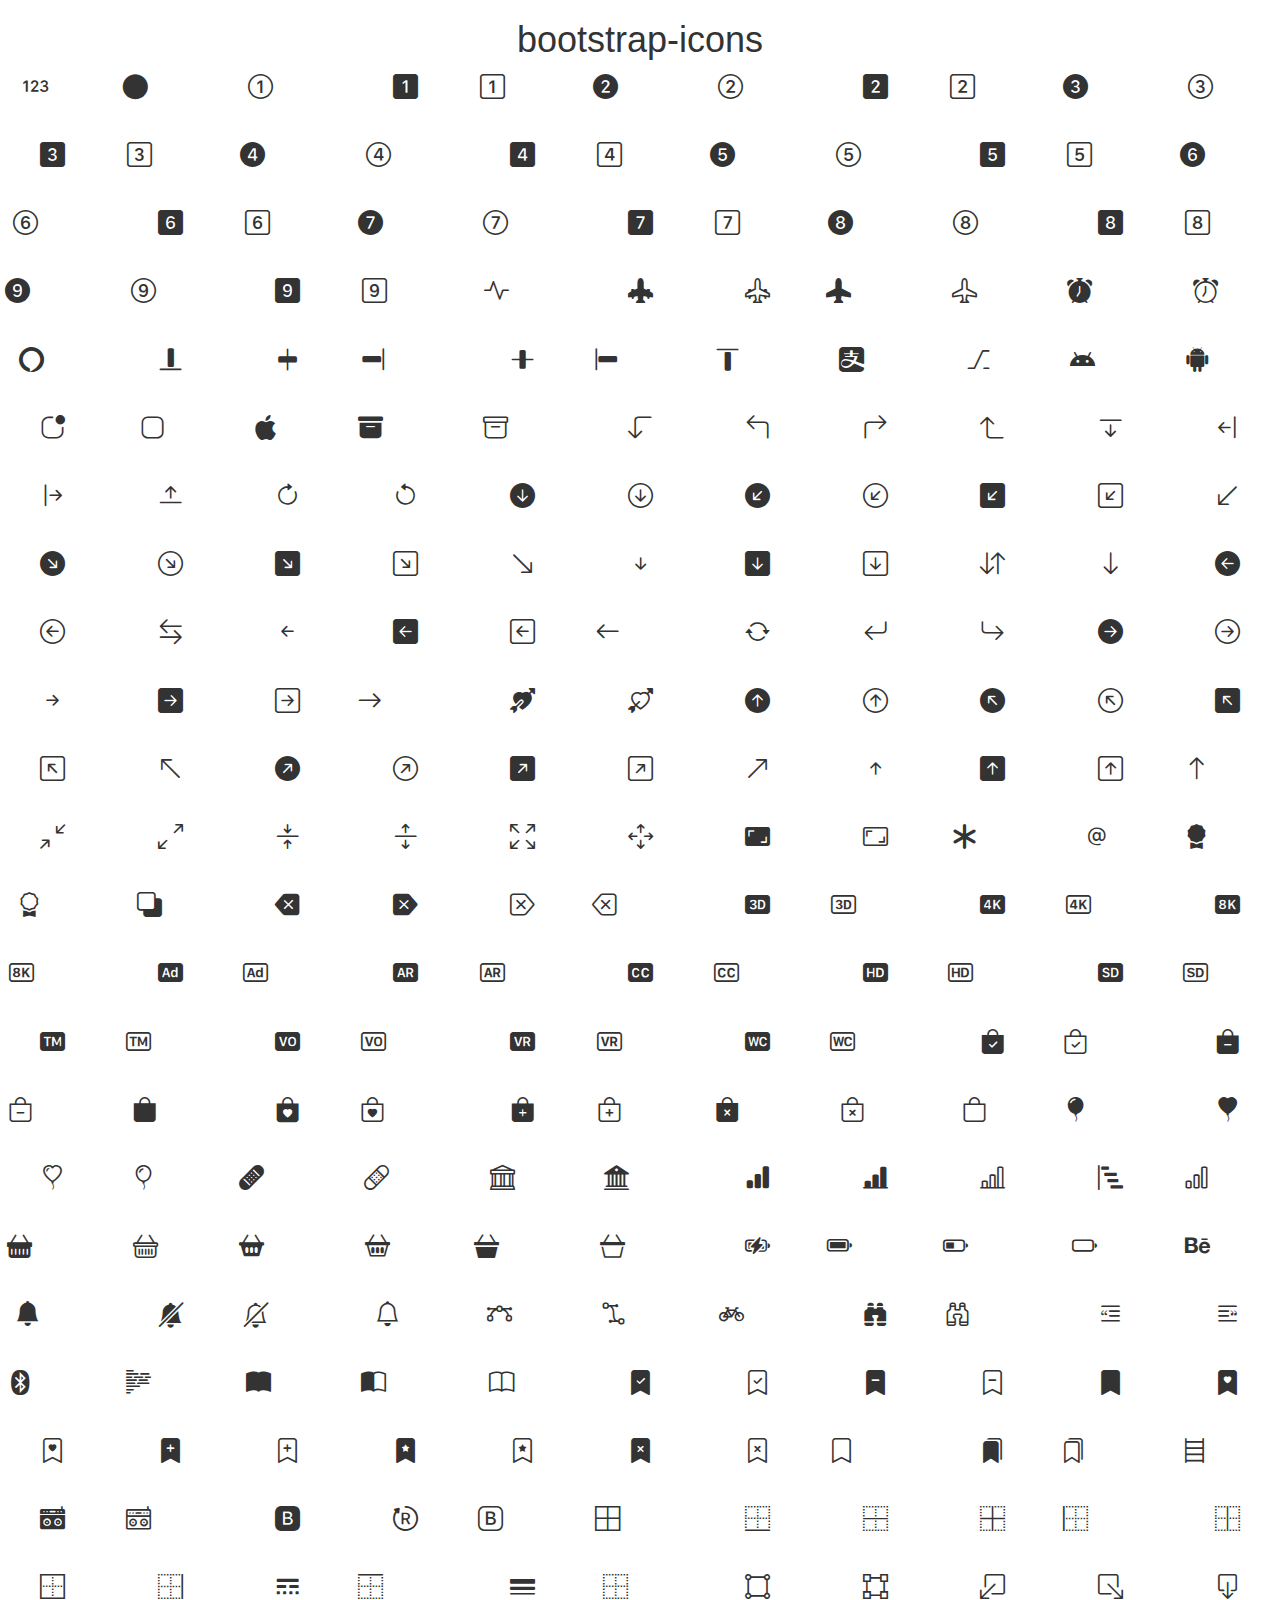
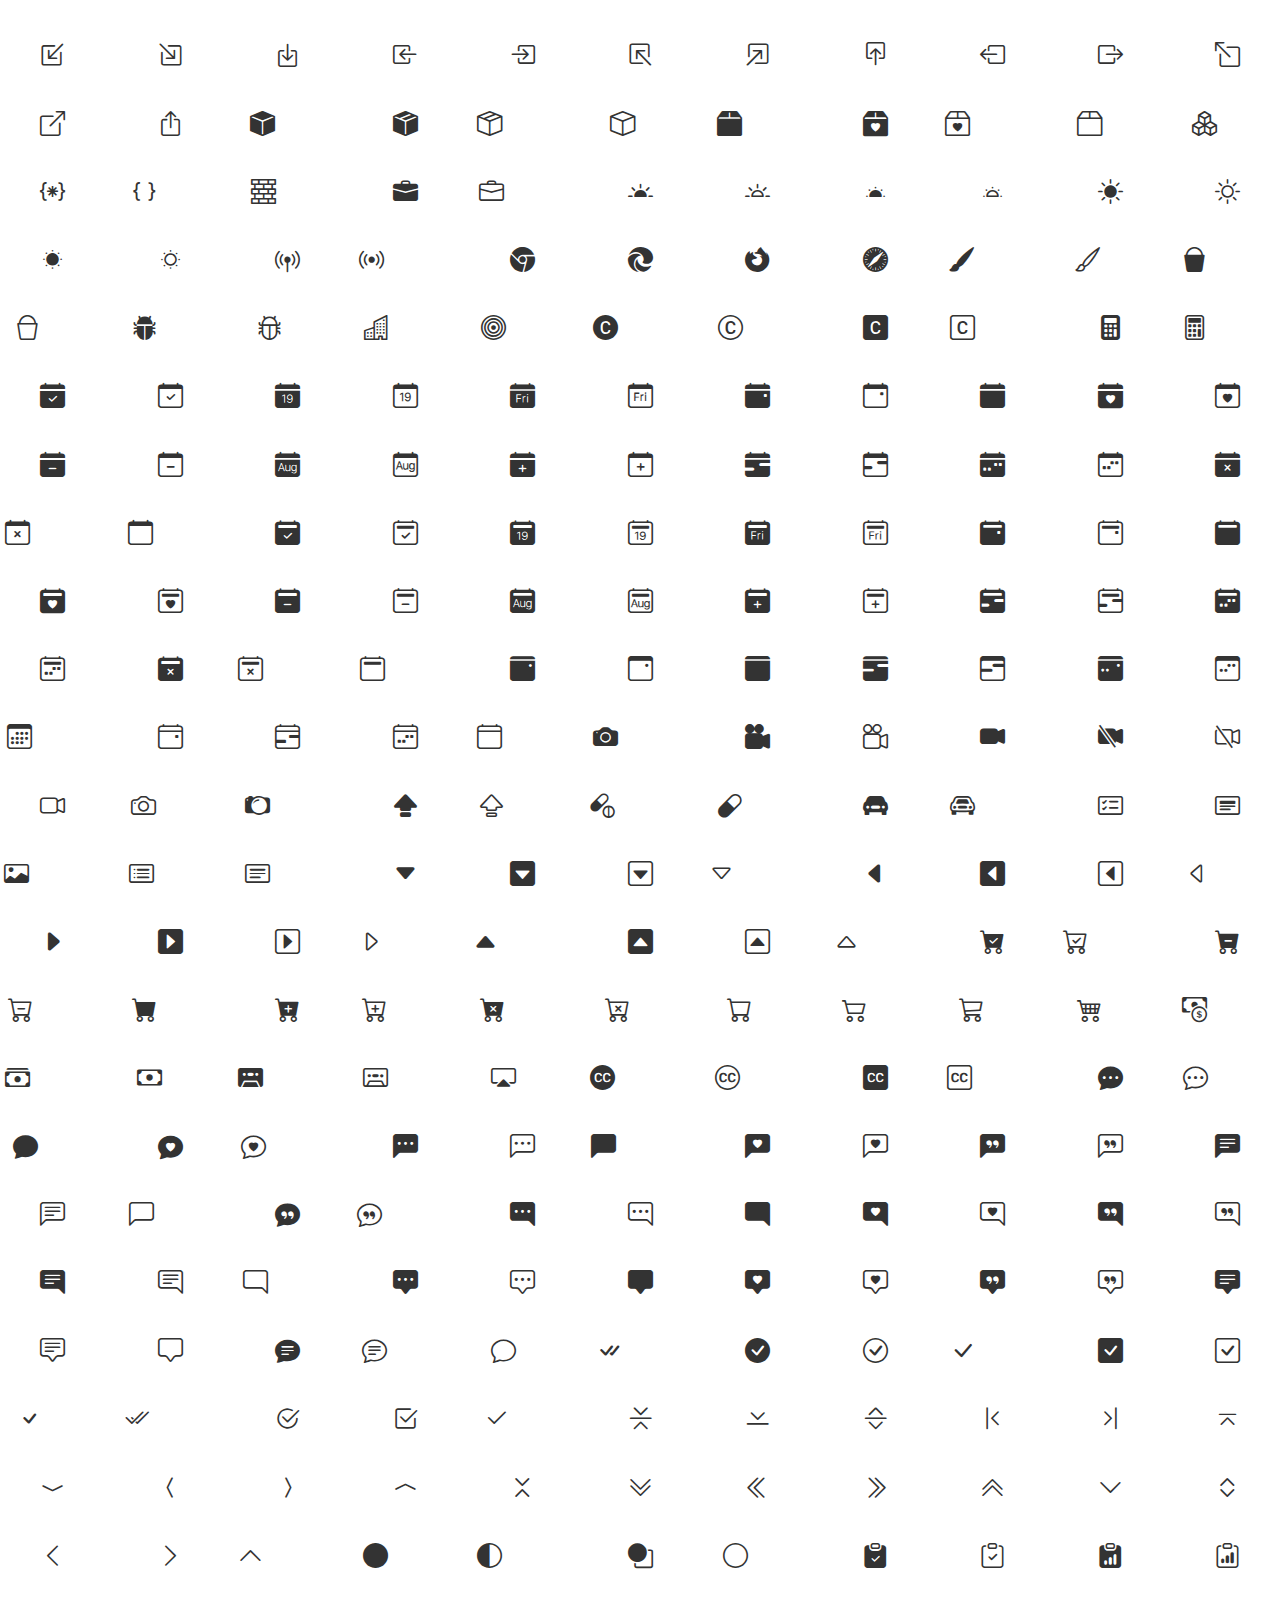
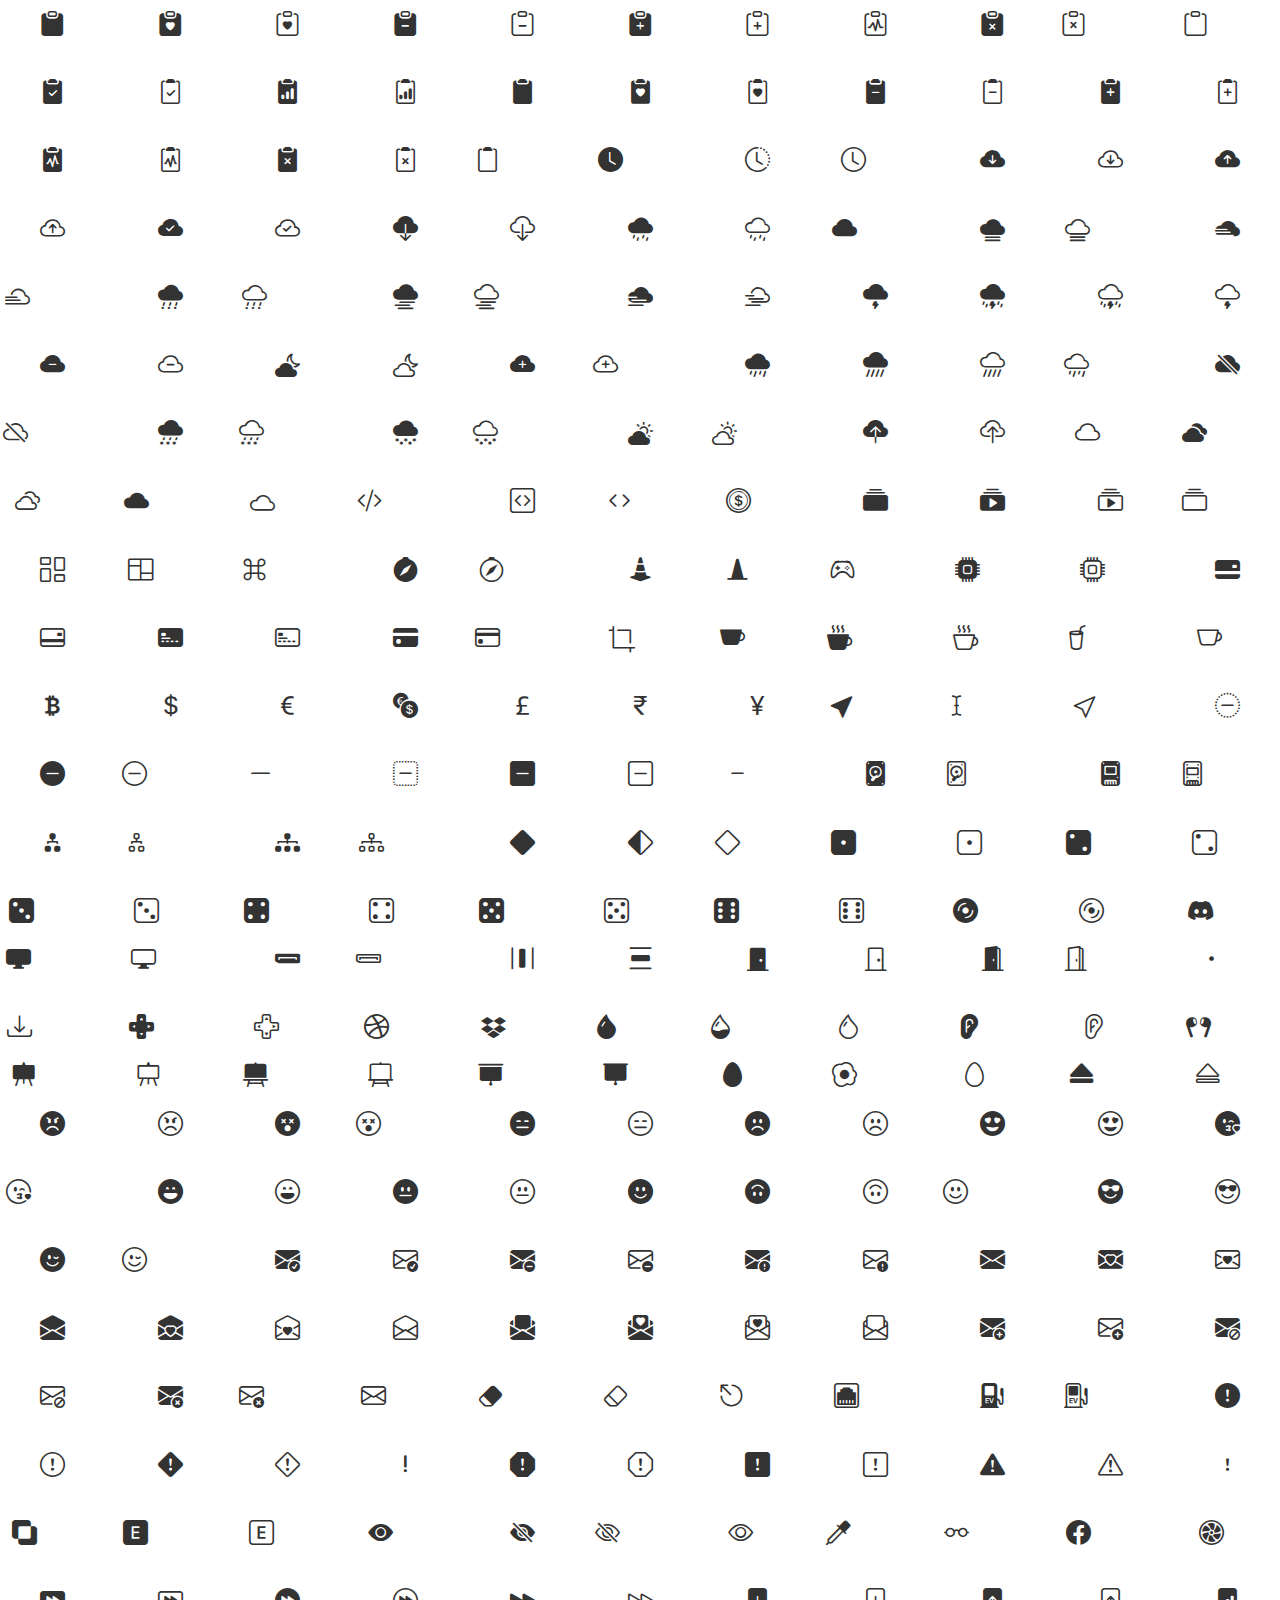
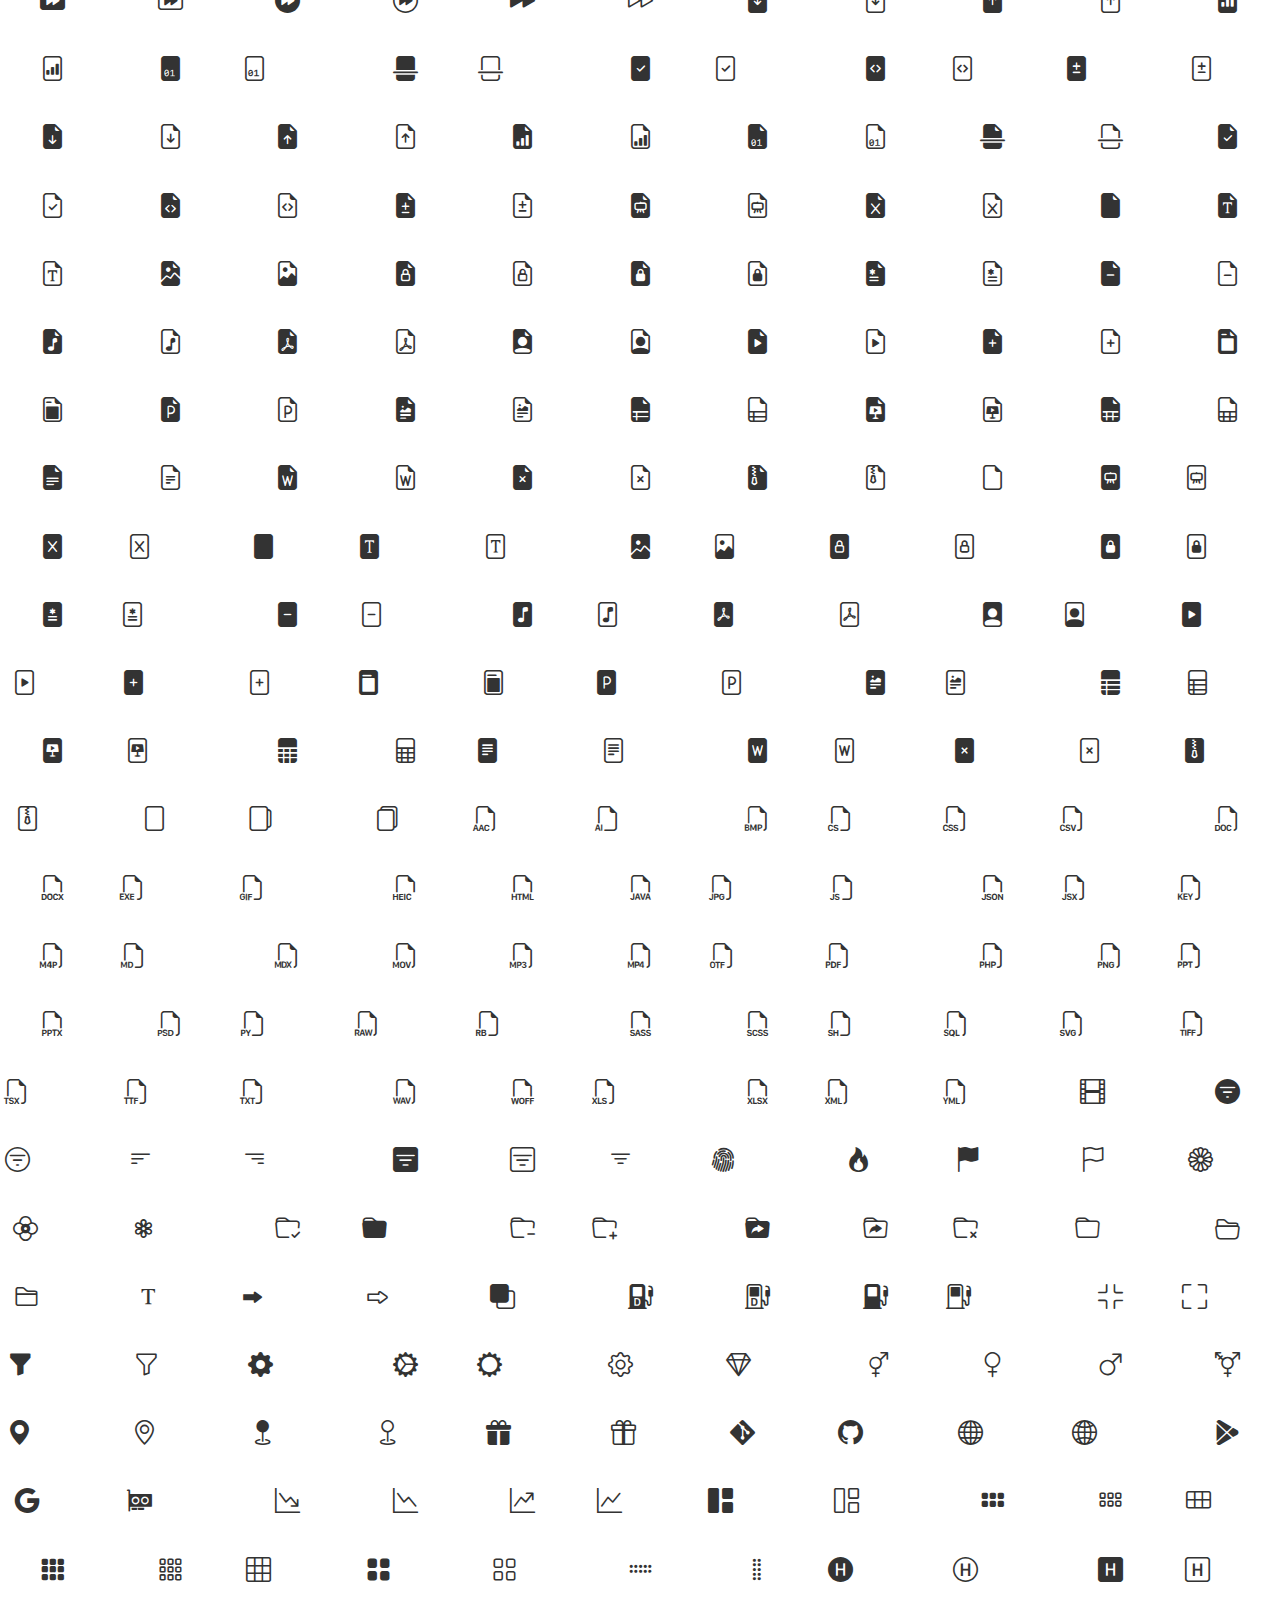
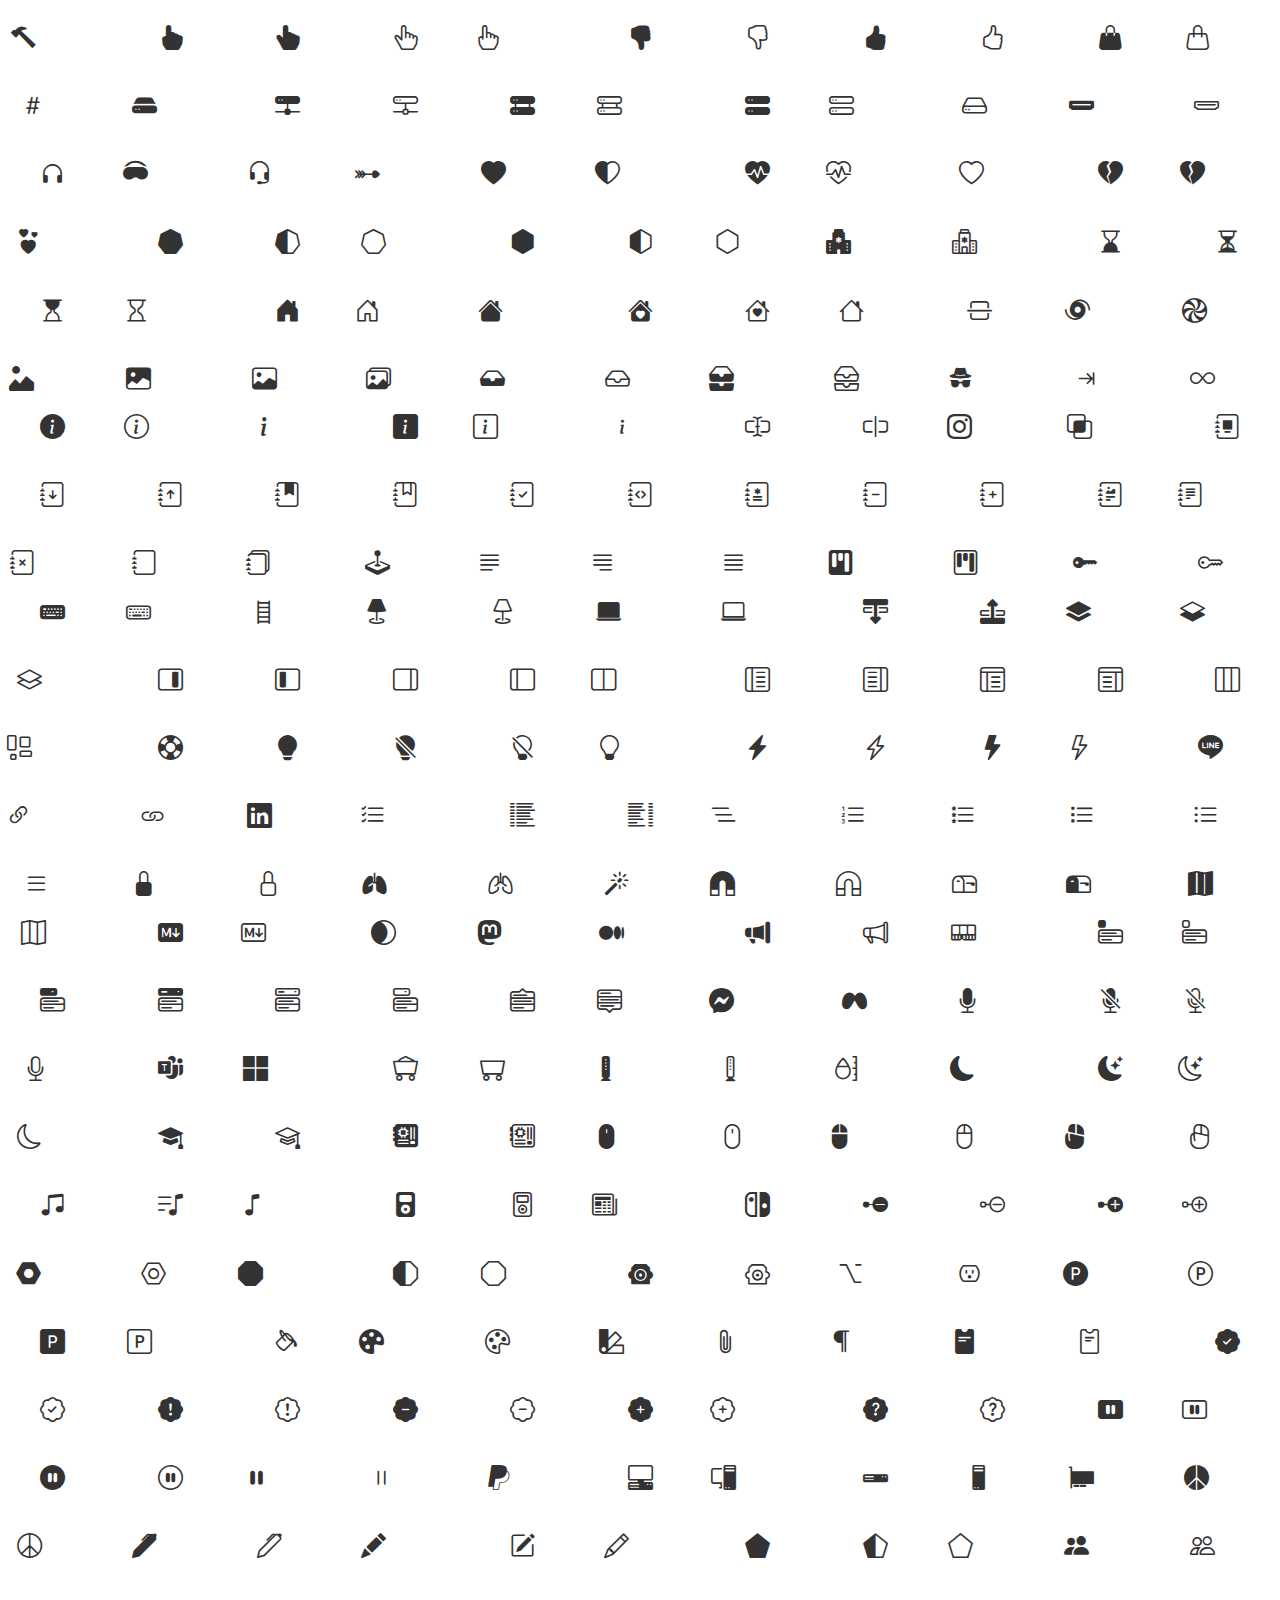
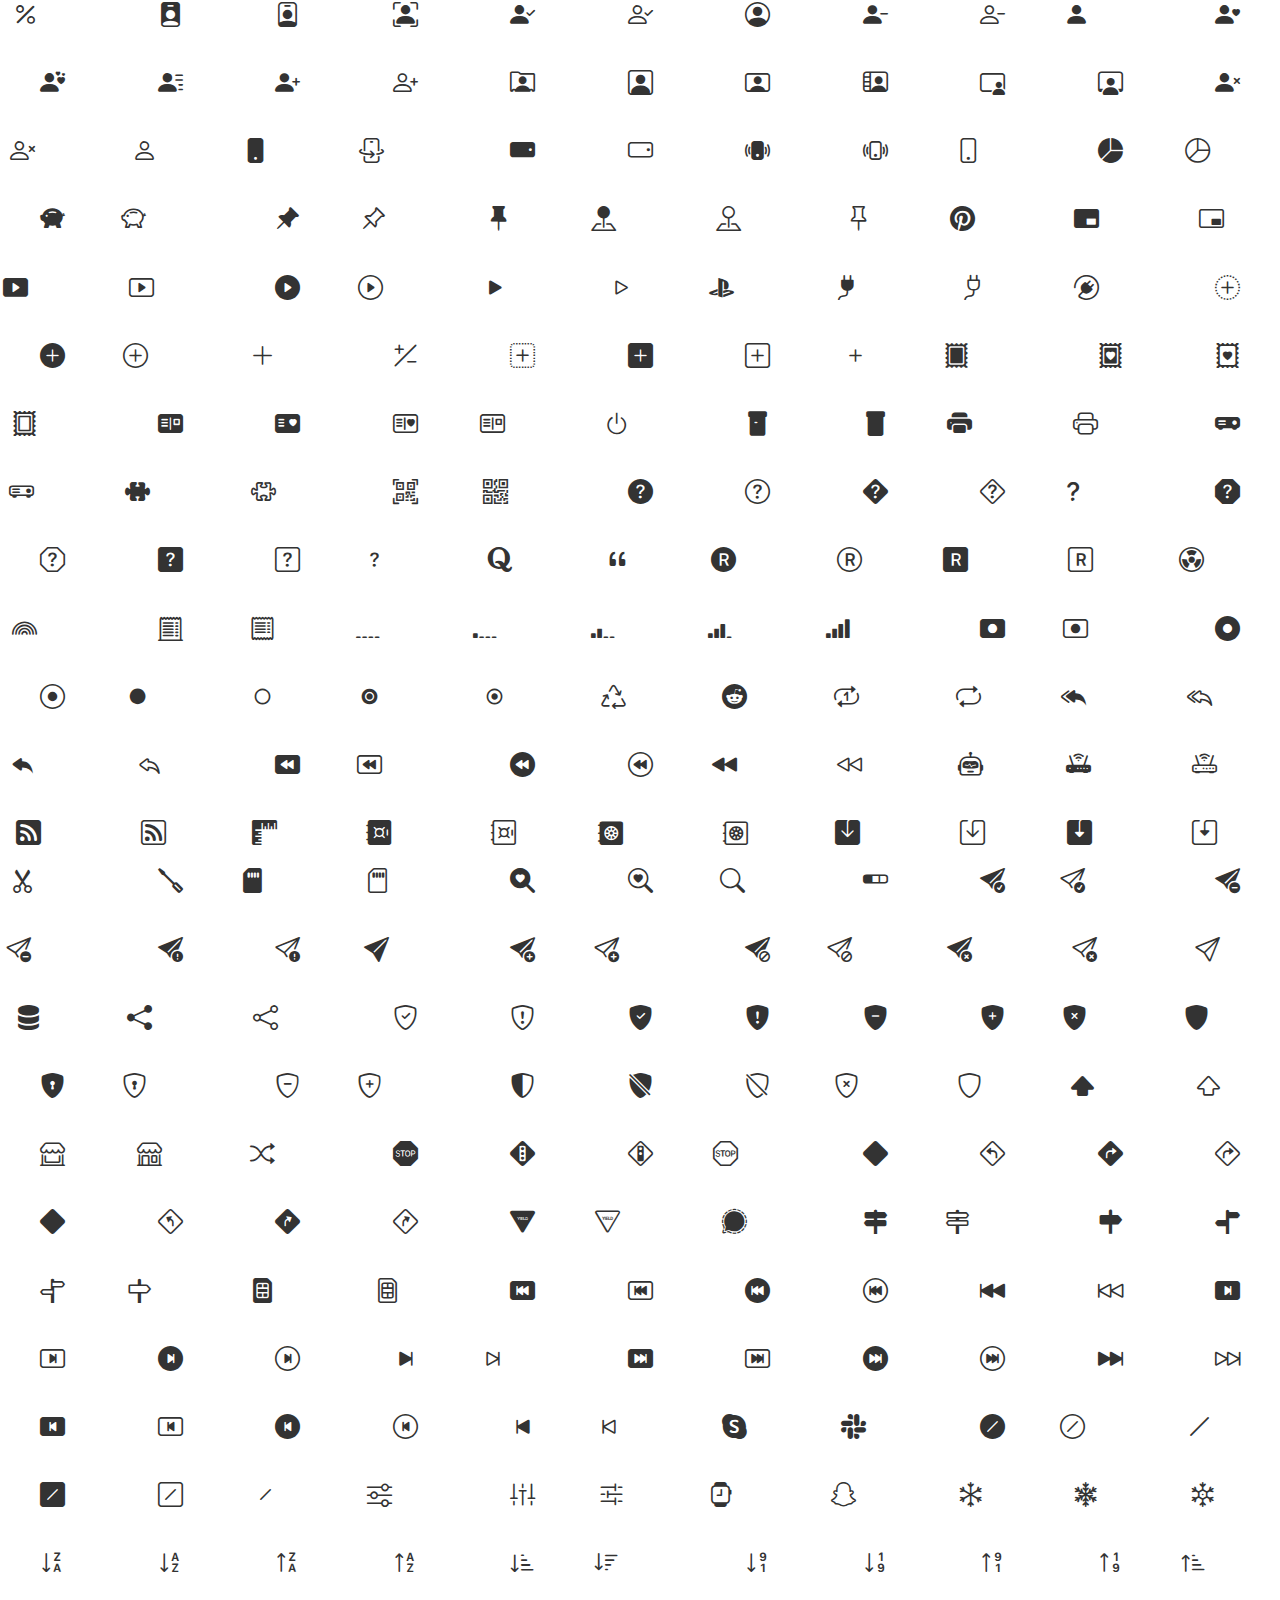
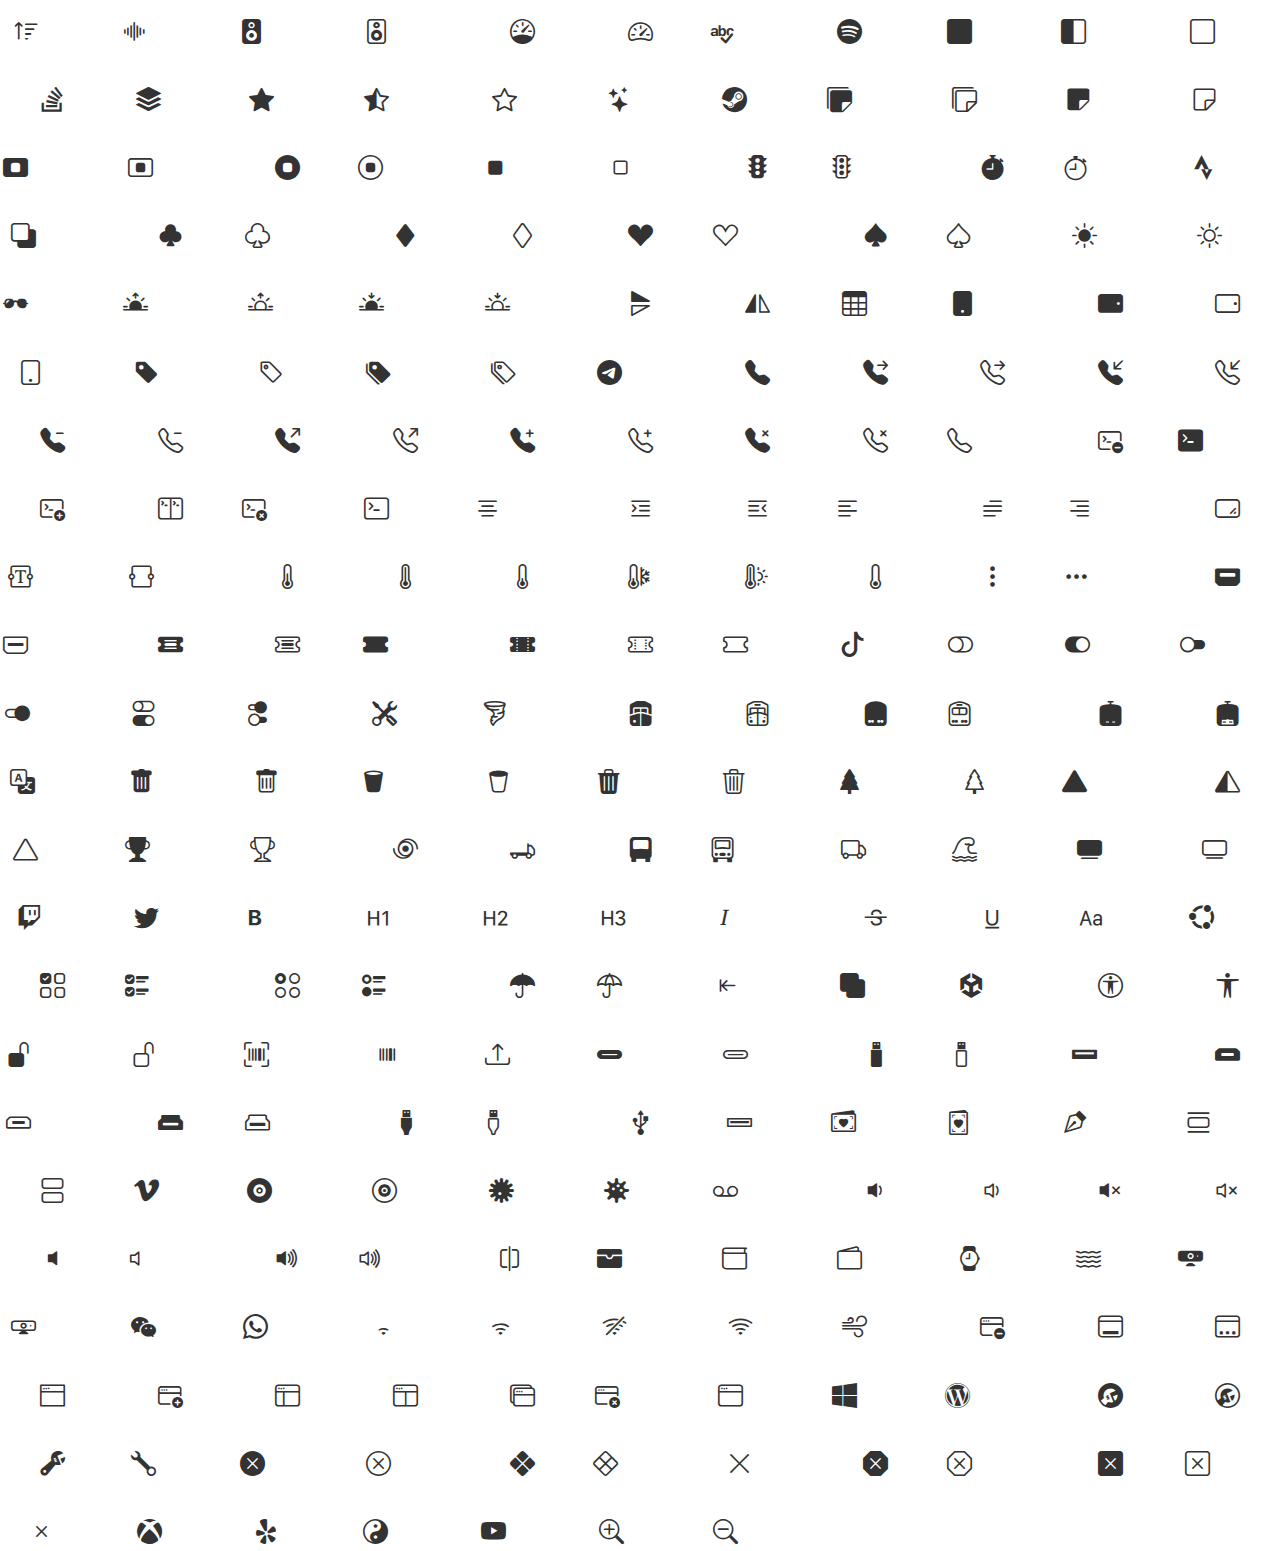
<file: assets/vendor/bootstrap-icons/index.html>
<!doctype html>
<html lang="en">
<head>
  <meta charset="utf-8">
  <title>bootstrap-icons</title>

  <style>
    .icons {
      display: grid;
      max-width: 100%;
      grid-template-columns: repeat(auto-fit, minmax(100px, 1fr) );
      gap: 1.25rem;
    }
    .icon {
      background-color: var(--bs-light);
      border-radius: .25rem;
    }
    .bi {
      margin: .25rem;
      font-size: 2.5rem;
    }
    .label {
      font-family: var(--bs-font-monospace);
    }
    .label {
      display: inline-block;
      width: 100%;
      overflow: hidden;
      padding: .25rem;
      font-size: .625rem;
      text-overflow: ellipsis;
      white-space: nowrap;
    }
  </style>

  <link rel="stylesheet" href="/assets/css/bootstrap.min.css">
  <link rel="stylesheet" href="bootstrap-icons.css">
</head>
<body class="text-center">

  <h1>bootstrap-icons</h1>

  <div class="icons">
    <div class="icon">
      <i class="bi bi-123"></i>
      <div class="label">123</div>
    </div>
    <div class="icon">
      <i class="bi bi-1-circle-fill"></i>
      <div class="label">1-circle-fill</div>
    </div>
    <div class="icon">
      <i class="bi bi-1-circle"></i>
      <div class="label">1-circle</div>
    </div>
    <div class="icon">
      <i class="bi bi-1-square-fill"></i>
      <div class="label">1-square-fill</div>
    </div>
    <div class="icon">
      <i class="bi bi-1-square"></i>
      <div class="label">1-square</div>
    </div>
    <div class="icon">
      <i class="bi bi-2-circle-fill"></i>
      <div class="label">2-circle-fill</div>
    </div>
    <div class="icon">
      <i class="bi bi-2-circle"></i>
      <div class="label">2-circle</div>
    </div>
    <div class="icon">
      <i class="bi bi-2-square-fill"></i>
      <div class="label">2-square-fill</div>
    </div>
    <div class="icon">
      <i class="bi bi-2-square"></i>
      <div class="label">2-square</div>
    </div>
    <div class="icon">
      <i class="bi bi-3-circle-fill"></i>
      <div class="label">3-circle-fill</div>
    </div>
    <div class="icon">
      <i class="bi bi-3-circle"></i>
      <div class="label">3-circle</div>
    </div>
    <div class="icon">
      <i class="bi bi-3-square-fill"></i>
      <div class="label">3-square-fill</div>
    </div>
    <div class="icon">
      <i class="bi bi-3-square"></i>
      <div class="label">3-square</div>
    </div>
    <div class="icon">
      <i class="bi bi-4-circle-fill"></i>
      <div class="label">4-circle-fill</div>
    </div>
    <div class="icon">
      <i class="bi bi-4-circle"></i>
      <div class="label">4-circle</div>
    </div>
    <div class="icon">
      <i class="bi bi-4-square-fill"></i>
      <div class="label">4-square-fill</div>
    </div>
    <div class="icon">
      <i class="bi bi-4-square"></i>
      <div class="label">4-square</div>
    </div>
    <div class="icon">
      <i class="bi bi-5-circle-fill"></i>
      <div class="label">5-circle-fill</div>
    </div>
    <div class="icon">
      <i class="bi bi-5-circle"></i>
      <div class="label">5-circle</div>
    </div>
    <div class="icon">
      <i class="bi bi-5-square-fill"></i>
      <div class="label">5-square-fill</div>
    </div>
    <div class="icon">
      <i class="bi bi-5-square"></i>
      <div class="label">5-square</div>
    </div>
    <div class="icon">
      <i class="bi bi-6-circle-fill"></i>
      <div class="label">6-circle-fill</div>
    </div>
    <div class="icon">
      <i class="bi bi-6-circle"></i>
      <div class="label">6-circle</div>
    </div>
    <div class="icon">
      <i class="bi bi-6-square-fill"></i>
      <div class="label">6-square-fill</div>
    </div>
    <div class="icon">
      <i class="bi bi-6-square"></i>
      <div class="label">6-square</div>
    </div>
    <div class="icon">
      <i class="bi bi-7-circle-fill"></i>
      <div class="label">7-circle-fill</div>
    </div>
    <div class="icon">
      <i class="bi bi-7-circle"></i>
      <div class="label">7-circle</div>
    </div>
    <div class="icon">
      <i class="bi bi-7-square-fill"></i>
      <div class="label">7-square-fill</div>
    </div>
    <div class="icon">
      <i class="bi bi-7-square"></i>
      <div class="label">7-square</div>
    </div>
    <div class="icon">
      <i class="bi bi-8-circle-fill"></i>
      <div class="label">8-circle-fill</div>
    </div>
    <div class="icon">
      <i class="bi bi-8-circle"></i>
      <div class="label">8-circle</div>
    </div>
    <div class="icon">
      <i class="bi bi-8-square-fill"></i>
      <div class="label">8-square-fill</div>
    </div>
    <div class="icon">
      <i class="bi bi-8-square"></i>
      <div class="label">8-square</div>
    </div>
    <div class="icon">
      <i class="bi bi-9-circle-fill"></i>
      <div class="label">9-circle-fill</div>
    </div>
    <div class="icon">
      <i class="bi bi-9-circle"></i>
      <div class="label">9-circle</div>
    </div>
    <div class="icon">
      <i class="bi bi-9-square-fill"></i>
      <div class="label">9-square-fill</div>
    </div>
    <div class="icon">
      <i class="bi bi-9-square"></i>
      <div class="label">9-square</div>
    </div>
    <div class="icon">
      <i class="bi bi-activity"></i>
      <div class="label">activity</div>
    </div>
    <div class="icon">
      <i class="bi bi-airplane-engines-fill"></i>
      <div class="label">airplane-engines-fill</div>
    </div>
    <div class="icon">
      <i class="bi bi-airplane-engines"></i>
      <div class="label">airplane-engines</div>
    </div>
    <div class="icon">
      <i class="bi bi-airplane-fill"></i>
      <div class="label">airplane-fill</div>
    </div>
    <div class="icon">
      <i class="bi bi-airplane"></i>
      <div class="label">airplane</div>
    </div>
    <div class="icon">
      <i class="bi bi-alarm-fill"></i>
      <div class="label">alarm-fill</div>
    </div>
    <div class="icon">
      <i class="bi bi-alarm"></i>
      <div class="label">alarm</div>
    </div>
    <div class="icon">
      <i class="bi bi-alexa"></i>
      <div class="label">alexa</div>
    </div>
    <div class="icon">
      <i class="bi bi-align-bottom"></i>
      <div class="label">align-bottom</div>
    </div>
    <div class="icon">
      <i class="bi bi-align-center"></i>
      <div class="label">align-center</div>
    </div>
    <div class="icon">
      <i class="bi bi-align-end"></i>
      <div class="label">align-end</div>
    </div>
    <div class="icon">
      <i class="bi bi-align-middle"></i>
      <div class="label">align-middle</div>
    </div>
    <div class="icon">
      <i class="bi bi-align-start"></i>
      <div class="label">align-start</div>
    </div>
    <div class="icon">
      <i class="bi bi-align-top"></i>
      <div class="label">align-top</div>
    </div>
    <div class="icon">
      <i class="bi bi-alipay"></i>
      <div class="label">alipay</div>
    </div>
    <div class="icon">
      <i class="bi bi-alt"></i>
      <div class="label">alt</div>
    </div>
    <div class="icon">
      <i class="bi bi-android"></i>
      <div class="label">android</div>
    </div>
    <div class="icon">
      <i class="bi bi-android2"></i>
      <div class="label">android2</div>
    </div>
    <div class="icon">
      <i class="bi bi-app-indicator"></i>
      <div class="label">app-indicator</div>
    </div>
    <div class="icon">
      <i class="bi bi-app"></i>
      <div class="label">app</div>
    </div>
    <div class="icon">
      <i class="bi bi-apple"></i>
      <div class="label">apple</div>
    </div>
    <div class="icon">
      <i class="bi bi-archive-fill"></i>
      <div class="label">archive-fill</div>
    </div>
    <div class="icon">
      <i class="bi bi-archive"></i>
      <div class="label">archive</div>
    </div>
    <div class="icon">
      <i class="bi bi-arrow-90deg-down"></i>
      <div class="label">arrow-90deg-down</div>
    </div>
    <div class="icon">
      <i class="bi bi-arrow-90deg-left"></i>
      <div class="label">arrow-90deg-left</div>
    </div>
    <div class="icon">
      <i class="bi bi-arrow-90deg-right"></i>
      <div class="label">arrow-90deg-right</div>
    </div>
    <div class="icon">
      <i class="bi bi-arrow-90deg-up"></i>
      <div class="label">arrow-90deg-up</div>
    </div>
    <div class="icon">
      <i class="bi bi-arrow-bar-down"></i>
      <div class="label">arrow-bar-down</div>
    </div>
    <div class="icon">
      <i class="bi bi-arrow-bar-left"></i>
      <div class="label">arrow-bar-left</div>
    </div>
    <div class="icon">
      <i class="bi bi-arrow-bar-right"></i>
      <div class="label">arrow-bar-right</div>
    </div>
    <div class="icon">
      <i class="bi bi-arrow-bar-up"></i>
      <div class="label">arrow-bar-up</div>
    </div>
    <div class="icon">
      <i class="bi bi-arrow-clockwise"></i>
      <div class="label">arrow-clockwise</div>
    </div>
    <div class="icon">
      <i class="bi bi-arrow-counterclockwise"></i>
      <div class="label">arrow-counterclockwise</div>
    </div>
    <div class="icon">
      <i class="bi bi-arrow-down-circle-fill"></i>
      <div class="label">arrow-down-circle-fill</div>
    </div>
    <div class="icon">
      <i class="bi bi-arrow-down-circle"></i>
      <div class="label">arrow-down-circle</div>
    </div>
    <div class="icon">
      <i class="bi bi-arrow-down-left-circle-fill"></i>
      <div class="label">arrow-down-left-circle-fill</div>
    </div>
    <div class="icon">
      <i class="bi bi-arrow-down-left-circle"></i>
      <div class="label">arrow-down-left-circle</div>
    </div>
    <div class="icon">
      <i class="bi bi-arrow-down-left-square-fill"></i>
      <div class="label">arrow-down-left-square-fill</div>
    </div>
    <div class="icon">
      <i class="bi bi-arrow-down-left-square"></i>
      <div class="label">arrow-down-left-square</div>
    </div>
    <div class="icon">
      <i class="bi bi-arrow-down-left"></i>
      <div class="label">arrow-down-left</div>
    </div>
    <div class="icon">
      <i class="bi bi-arrow-down-right-circle-fill"></i>
      <div class="label">arrow-down-right-circle-fill</div>
    </div>
    <div class="icon">
      <i class="bi bi-arrow-down-right-circle"></i>
      <div class="label">arrow-down-right-circle</div>
    </div>
    <div class="icon">
      <i class="bi bi-arrow-down-right-square-fill"></i>
      <div class="label">arrow-down-right-square-fill</div>
    </div>
    <div class="icon">
      <i class="bi bi-arrow-down-right-square"></i>
      <div class="label">arrow-down-right-square</div>
    </div>
    <div class="icon">
      <i class="bi bi-arrow-down-right"></i>
      <div class="label">arrow-down-right</div>
    </div>
    <div class="icon">
      <i class="bi bi-arrow-down-short"></i>
      <div class="label">arrow-down-short</div>
    </div>
    <div class="icon">
      <i class="bi bi-arrow-down-square-fill"></i>
      <div class="label">arrow-down-square-fill</div>
    </div>
    <div class="icon">
      <i class="bi bi-arrow-down-square"></i>
      <div class="label">arrow-down-square</div>
    </div>
    <div class="icon">
      <i class="bi bi-arrow-down-up"></i>
      <div class="label">arrow-down-up</div>
    </div>
    <div class="icon">
      <i class="bi bi-arrow-down"></i>
      <div class="label">arrow-down</div>
    </div>
    <div class="icon">
      <i class="bi bi-arrow-left-circle-fill"></i>
      <div class="label">arrow-left-circle-fill</div>
    </div>
    <div class="icon">
      <i class="bi bi-arrow-left-circle"></i>
      <div class="label">arrow-left-circle</div>
    </div>
    <div class="icon">
      <i class="bi bi-arrow-left-right"></i>
      <div class="label">arrow-left-right</div>
    </div>
    <div class="icon">
      <i class="bi bi-arrow-left-short"></i>
      <div class="label">arrow-left-short</div>
    </div>
    <div class="icon">
      <i class="bi bi-arrow-left-square-fill"></i>
      <div class="label">arrow-left-square-fill</div>
    </div>
    <div class="icon">
      <i class="bi bi-arrow-left-square"></i>
      <div class="label">arrow-left-square</div>
    </div>
    <div class="icon">
      <i class="bi bi-arrow-left"></i>
      <div class="label">arrow-left</div>
    </div>
    <div class="icon">
      <i class="bi bi-arrow-repeat"></i>
      <div class="label">arrow-repeat</div>
    </div>
    <div class="icon">
      <i class="bi bi-arrow-return-left"></i>
      <div class="label">arrow-return-left</div>
    </div>
    <div class="icon">
      <i class="bi bi-arrow-return-right"></i>
      <div class="label">arrow-return-right</div>
    </div>
    <div class="icon">
      <i class="bi bi-arrow-right-circle-fill"></i>
      <div class="label">arrow-right-circle-fill</div>
    </div>
    <div class="icon">
      <i class="bi bi-arrow-right-circle"></i>
      <div class="label">arrow-right-circle</div>
    </div>
    <div class="icon">
      <i class="bi bi-arrow-right-short"></i>
      <div class="label">arrow-right-short</div>
    </div>
    <div class="icon">
      <i class="bi bi-arrow-right-square-fill"></i>
      <div class="label">arrow-right-square-fill</div>
    </div>
    <div class="icon">
      <i class="bi bi-arrow-right-square"></i>
      <div class="label">arrow-right-square</div>
    </div>
    <div class="icon">
      <i class="bi bi-arrow-right"></i>
      <div class="label">arrow-right</div>
    </div>
    <div class="icon">
      <i class="bi bi-arrow-through-heart-fill"></i>
      <div class="label">arrow-through-heart-fill</div>
    </div>
    <div class="icon">
      <i class="bi bi-arrow-through-heart"></i>
      <div class="label">arrow-through-heart</div>
    </div>
    <div class="icon">
      <i class="bi bi-arrow-up-circle-fill"></i>
      <div class="label">arrow-up-circle-fill</div>
    </div>
    <div class="icon">
      <i class="bi bi-arrow-up-circle"></i>
      <div class="label">arrow-up-circle</div>
    </div>
    <div class="icon">
      <i class="bi bi-arrow-up-left-circle-fill"></i>
      <div class="label">arrow-up-left-circle-fill</div>
    </div>
    <div class="icon">
      <i class="bi bi-arrow-up-left-circle"></i>
      <div class="label">arrow-up-left-circle</div>
    </div>
    <div class="icon">
      <i class="bi bi-arrow-up-left-square-fill"></i>
      <div class="label">arrow-up-left-square-fill</div>
    </div>
    <div class="icon">
      <i class="bi bi-arrow-up-left-square"></i>
      <div class="label">arrow-up-left-square</div>
    </div>
    <div class="icon">
      <i class="bi bi-arrow-up-left"></i>
      <div class="label">arrow-up-left</div>
    </div>
    <div class="icon">
      <i class="bi bi-arrow-up-right-circle-fill"></i>
      <div class="label">arrow-up-right-circle-fill</div>
    </div>
    <div class="icon">
      <i class="bi bi-arrow-up-right-circle"></i>
      <div class="label">arrow-up-right-circle</div>
    </div>
    <div class="icon">
      <i class="bi bi-arrow-up-right-square-fill"></i>
      <div class="label">arrow-up-right-square-fill</div>
    </div>
    <div class="icon">
      <i class="bi bi-arrow-up-right-square"></i>
      <div class="label">arrow-up-right-square</div>
    </div>
    <div class="icon">
      <i class="bi bi-arrow-up-right"></i>
      <div class="label">arrow-up-right</div>
    </div>
    <div class="icon">
      <i class="bi bi-arrow-up-short"></i>
      <div class="label">arrow-up-short</div>
    </div>
    <div class="icon">
      <i class="bi bi-arrow-up-square-fill"></i>
      <div class="label">arrow-up-square-fill</div>
    </div>
    <div class="icon">
      <i class="bi bi-arrow-up-square"></i>
      <div class="label">arrow-up-square</div>
    </div>
    <div class="icon">
      <i class="bi bi-arrow-up"></i>
      <div class="label">arrow-up</div>
    </div>
    <div class="icon">
      <i class="bi bi-arrows-angle-contract"></i>
      <div class="label">arrows-angle-contract</div>
    </div>
    <div class="icon">
      <i class="bi bi-arrows-angle-expand"></i>
      <div class="label">arrows-angle-expand</div>
    </div>
    <div class="icon">
      <i class="bi bi-arrows-collapse"></i>
      <div class="label">arrows-collapse</div>
    </div>
    <div class="icon">
      <i class="bi bi-arrows-expand"></i>
      <div class="label">arrows-expand</div>
    </div>
    <div class="icon">
      <i class="bi bi-arrows-fullscreen"></i>
      <div class="label">arrows-fullscreen</div>
    </div>
    <div class="icon">
      <i class="bi bi-arrows-move"></i>
      <div class="label">arrows-move</div>
    </div>
    <div class="icon">
      <i class="bi bi-aspect-ratio-fill"></i>
      <div class="label">aspect-ratio-fill</div>
    </div>
    <div class="icon">
      <i class="bi bi-aspect-ratio"></i>
      <div class="label">aspect-ratio</div>
    </div>
    <div class="icon">
      <i class="bi bi-asterisk"></i>
      <div class="label">asterisk</div>
    </div>
    <div class="icon">
      <i class="bi bi-at"></i>
      <div class="label">at</div>
    </div>
    <div class="icon">
      <i class="bi bi-award-fill"></i>
      <div class="label">award-fill</div>
    </div>
    <div class="icon">
      <i class="bi bi-award"></i>
      <div class="label">award</div>
    </div>
    <div class="icon">
      <i class="bi bi-back"></i>
      <div class="label">back</div>
    </div>
    <div class="icon">
      <i class="bi bi-backspace-fill"></i>
      <div class="label">backspace-fill</div>
    </div>
    <div class="icon">
      <i class="bi bi-backspace-reverse-fill"></i>
      <div class="label">backspace-reverse-fill</div>
    </div>
    <div class="icon">
      <i class="bi bi-backspace-reverse"></i>
      <div class="label">backspace-reverse</div>
    </div>
    <div class="icon">
      <i class="bi bi-backspace"></i>
      <div class="label">backspace</div>
    </div>
    <div class="icon">
      <i class="bi bi-badge-3d-fill"></i>
      <div class="label">badge-3d-fill</div>
    </div>
    <div class="icon">
      <i class="bi bi-badge-3d"></i>
      <div class="label">badge-3d</div>
    </div>
    <div class="icon">
      <i class="bi bi-badge-4k-fill"></i>
      <div class="label">badge-4k-fill</div>
    </div>
    <div class="icon">
      <i class="bi bi-badge-4k"></i>
      <div class="label">badge-4k</div>
    </div>
    <div class="icon">
      <i class="bi bi-badge-8k-fill"></i>
      <div class="label">badge-8k-fill</div>
    </div>
    <div class="icon">
      <i class="bi bi-badge-8k"></i>
      <div class="label">badge-8k</div>
    </div>
    <div class="icon">
      <i class="bi bi-badge-ad-fill"></i>
      <div class="label">badge-ad-fill</div>
    </div>
    <div class="icon">
      <i class="bi bi-badge-ad"></i>
      <div class="label">badge-ad</div>
    </div>
    <div class="icon">
      <i class="bi bi-badge-ar-fill"></i>
      <div class="label">badge-ar-fill</div>
    </div>
    <div class="icon">
      <i class="bi bi-badge-ar"></i>
      <div class="label">badge-ar</div>
    </div>
    <div class="icon">
      <i class="bi bi-badge-cc-fill"></i>
      <div class="label">badge-cc-fill</div>
    </div>
    <div class="icon">
      <i class="bi bi-badge-cc"></i>
      <div class="label">badge-cc</div>
    </div>
    <div class="icon">
      <i class="bi bi-badge-hd-fill"></i>
      <div class="label">badge-hd-fill</div>
    </div>
    <div class="icon">
      <i class="bi bi-badge-hd"></i>
      <div class="label">badge-hd</div>
    </div>
    <div class="icon">
      <i class="bi bi-badge-sd-fill"></i>
      <div class="label">badge-sd-fill</div>
    </div>
    <div class="icon">
      <i class="bi bi-badge-sd"></i>
      <div class="label">badge-sd</div>
    </div>
    <div class="icon">
      <i class="bi bi-badge-tm-fill"></i>
      <div class="label">badge-tm-fill</div>
    </div>
    <div class="icon">
      <i class="bi bi-badge-tm"></i>
      <div class="label">badge-tm</div>
    </div>
    <div class="icon">
      <i class="bi bi-badge-vo-fill"></i>
      <div class="label">badge-vo-fill</div>
    </div>
    <div class="icon">
      <i class="bi bi-badge-vo"></i>
      <div class="label">badge-vo</div>
    </div>
    <div class="icon">
      <i class="bi bi-badge-vr-fill"></i>
      <div class="label">badge-vr-fill</div>
    </div>
    <div class="icon">
      <i class="bi bi-badge-vr"></i>
      <div class="label">badge-vr</div>
    </div>
    <div class="icon">
      <i class="bi bi-badge-wc-fill"></i>
      <div class="label">badge-wc-fill</div>
    </div>
    <div class="icon">
      <i class="bi bi-badge-wc"></i>
      <div class="label">badge-wc</div>
    </div>
    <div class="icon">
      <i class="bi bi-bag-check-fill"></i>
      <div class="label">bag-check-fill</div>
    </div>
    <div class="icon">
      <i class="bi bi-bag-check"></i>
      <div class="label">bag-check</div>
    </div>
    <div class="icon">
      <i class="bi bi-bag-dash-fill"></i>
      <div class="label">bag-dash-fill</div>
    </div>
    <div class="icon">
      <i class="bi bi-bag-dash"></i>
      <div class="label">bag-dash</div>
    </div>
    <div class="icon">
      <i class="bi bi-bag-fill"></i>
      <div class="label">bag-fill</div>
    </div>
    <div class="icon">
      <i class="bi bi-bag-heart-fill"></i>
      <div class="label">bag-heart-fill</div>
    </div>
    <div class="icon">
      <i class="bi bi-bag-heart"></i>
      <div class="label">bag-heart</div>
    </div>
    <div class="icon">
      <i class="bi bi-bag-plus-fill"></i>
      <div class="label">bag-plus-fill</div>
    </div>
    <div class="icon">
      <i class="bi bi-bag-plus"></i>
      <div class="label">bag-plus</div>
    </div>
    <div class="icon">
      <i class="bi bi-bag-x-fill"></i>
      <div class="label">bag-x-fill</div>
    </div>
    <div class="icon">
      <i class="bi bi-bag-x"></i>
      <div class="label">bag-x</div>
    </div>
    <div class="icon">
      <i class="bi bi-bag"></i>
      <div class="label">bag</div>
    </div>
    <div class="icon">
      <i class="bi bi-balloon-fill"></i>
      <div class="label">balloon-fill</div>
    </div>
    <div class="icon">
      <i class="bi bi-balloon-heart-fill"></i>
      <div class="label">balloon-heart-fill</div>
    </div>
    <div class="icon">
      <i class="bi bi-balloon-heart"></i>
      <div class="label">balloon-heart</div>
    </div>
    <div class="icon">
      <i class="bi bi-balloon"></i>
      <div class="label">balloon</div>
    </div>
    <div class="icon">
      <i class="bi bi-bandaid-fill"></i>
      <div class="label">bandaid-fill</div>
    </div>
    <div class="icon">
      <i class="bi bi-bandaid"></i>
      <div class="label">bandaid</div>
    </div>
    <div class="icon">
      <i class="bi bi-bank"></i>
      <div class="label">bank</div>
    </div>
    <div class="icon">
      <i class="bi bi-bank2"></i>
      <div class="label">bank2</div>
    </div>
    <div class="icon">
      <i class="bi bi-bar-chart-fill"></i>
      <div class="label">bar-chart-fill</div>
    </div>
    <div class="icon">
      <i class="bi bi-bar-chart-line-fill"></i>
      <div class="label">bar-chart-line-fill</div>
    </div>
    <div class="icon">
      <i class="bi bi-bar-chart-line"></i>
      <div class="label">bar-chart-line</div>
    </div>
    <div class="icon">
      <i class="bi bi-bar-chart-steps"></i>
      <div class="label">bar-chart-steps</div>
    </div>
    <div class="icon">
      <i class="bi bi-bar-chart"></i>
      <div class="label">bar-chart</div>
    </div>
    <div class="icon">
      <i class="bi bi-basket-fill"></i>
      <div class="label">basket-fill</div>
    </div>
    <div class="icon">
      <i class="bi bi-basket"></i>
      <div class="label">basket</div>
    </div>
    <div class="icon">
      <i class="bi bi-basket2-fill"></i>
      <div class="label">basket2-fill</div>
    </div>
    <div class="icon">
      <i class="bi bi-basket2"></i>
      <div class="label">basket2</div>
    </div>
    <div class="icon">
      <i class="bi bi-basket3-fill"></i>
      <div class="label">basket3-fill</div>
    </div>
    <div class="icon">
      <i class="bi bi-basket3"></i>
      <div class="label">basket3</div>
    </div>
    <div class="icon">
      <i class="bi bi-battery-charging"></i>
      <div class="label">battery-charging</div>
    </div>
    <div class="icon">
      <i class="bi bi-battery-full"></i>
      <div class="label">battery-full</div>
    </div>
    <div class="icon">
      <i class="bi bi-battery-half"></i>
      <div class="label">battery-half</div>
    </div>
    <div class="icon">
      <i class="bi bi-battery"></i>
      <div class="label">battery</div>
    </div>
    <div class="icon">
      <i class="bi bi-behance"></i>
      <div class="label">behance</div>
    </div>
    <div class="icon">
      <i class="bi bi-bell-fill"></i>
      <div class="label">bell-fill</div>
    </div>
    <div class="icon">
      <i class="bi bi-bell-slash-fill"></i>
      <div class="label">bell-slash-fill</div>
    </div>
    <div class="icon">
      <i class="bi bi-bell-slash"></i>
      <div class="label">bell-slash</div>
    </div>
    <div class="icon">
      <i class="bi bi-bell"></i>
      <div class="label">bell</div>
    </div>
    <div class="icon">
      <i class="bi bi-bezier"></i>
      <div class="label">bezier</div>
    </div>
    <div class="icon">
      <i class="bi bi-bezier2"></i>
      <div class="label">bezier2</div>
    </div>
    <div class="icon">
      <i class="bi bi-bicycle"></i>
      <div class="label">bicycle</div>
    </div>
    <div class="icon">
      <i class="bi bi-binoculars-fill"></i>
      <div class="label">binoculars-fill</div>
    </div>
    <div class="icon">
      <i class="bi bi-binoculars"></i>
      <div class="label">binoculars</div>
    </div>
    <div class="icon">
      <i class="bi bi-blockquote-left"></i>
      <div class="label">blockquote-left</div>
    </div>
    <div class="icon">
      <i class="bi bi-blockquote-right"></i>
      <div class="label">blockquote-right</div>
    </div>
    <div class="icon">
      <i class="bi bi-bluetooth"></i>
      <div class="label">bluetooth</div>
    </div>
    <div class="icon">
      <i class="bi bi-body-text"></i>
      <div class="label">body-text</div>
    </div>
    <div class="icon">
      <i class="bi bi-book-fill"></i>
      <div class="label">book-fill</div>
    </div>
    <div class="icon">
      <i class="bi bi-book-half"></i>
      <div class="label">book-half</div>
    </div>
    <div class="icon">
      <i class="bi bi-book"></i>
      <div class="label">book</div>
    </div>
    <div class="icon">
      <i class="bi bi-bookmark-check-fill"></i>
      <div class="label">bookmark-check-fill</div>
    </div>
    <div class="icon">
      <i class="bi bi-bookmark-check"></i>
      <div class="label">bookmark-check</div>
    </div>
    <div class="icon">
      <i class="bi bi-bookmark-dash-fill"></i>
      <div class="label">bookmark-dash-fill</div>
    </div>
    <div class="icon">
      <i class="bi bi-bookmark-dash"></i>
      <div class="label">bookmark-dash</div>
    </div>
    <div class="icon">
      <i class="bi bi-bookmark-fill"></i>
      <div class="label">bookmark-fill</div>
    </div>
    <div class="icon">
      <i class="bi bi-bookmark-heart-fill"></i>
      <div class="label">bookmark-heart-fill</div>
    </div>
    <div class="icon">
      <i class="bi bi-bookmark-heart"></i>
      <div class="label">bookmark-heart</div>
    </div>
    <div class="icon">
      <i class="bi bi-bookmark-plus-fill"></i>
      <div class="label">bookmark-plus-fill</div>
    </div>
    <div class="icon">
      <i class="bi bi-bookmark-plus"></i>
      <div class="label">bookmark-plus</div>
    </div>
    <div class="icon">
      <i class="bi bi-bookmark-star-fill"></i>
      <div class="label">bookmark-star-fill</div>
    </div>
    <div class="icon">
      <i class="bi bi-bookmark-star"></i>
      <div class="label">bookmark-star</div>
    </div>
    <div class="icon">
      <i class="bi bi-bookmark-x-fill"></i>
      <div class="label">bookmark-x-fill</div>
    </div>
    <div class="icon">
      <i class="bi bi-bookmark-x"></i>
      <div class="label">bookmark-x</div>
    </div>
    <div class="icon">
      <i class="bi bi-bookmark"></i>
      <div class="label">bookmark</div>
    </div>
    <div class="icon">
      <i class="bi bi-bookmarks-fill"></i>
      <div class="label">bookmarks-fill</div>
    </div>
    <div class="icon">
      <i class="bi bi-bookmarks"></i>
      <div class="label">bookmarks</div>
    </div>
    <div class="icon">
      <i class="bi bi-bookshelf"></i>
      <div class="label">bookshelf</div>
    </div>
    <div class="icon">
      <i class="bi bi-boombox-fill"></i>
      <div class="label">boombox-fill</div>
    </div>
    <div class="icon">
      <i class="bi bi-boombox"></i>
      <div class="label">boombox</div>
    </div>
    <div class="icon">
      <i class="bi bi-bootstrap-fill"></i>
      <div class="label">bootstrap-fill</div>
    </div>
    <div class="icon">
      <i class="bi bi-bootstrap-reboot"></i>
      <div class="label">bootstrap-reboot</div>
    </div>
    <div class="icon">
      <i class="bi bi-bootstrap"></i>
      <div class="label">bootstrap</div>
    </div>
    <div class="icon">
      <i class="bi bi-border-all"></i>
      <div class="label">border-all</div>
    </div>
    <div class="icon">
      <i class="bi bi-border-bottom"></i>
      <div class="label">border-bottom</div>
    </div>
    <div class="icon">
      <i class="bi bi-border-center"></i>
      <div class="label">border-center</div>
    </div>
    <div class="icon">
      <i class="bi bi-border-inner"></i>
      <div class="label">border-inner</div>
    </div>
    <div class="icon">
      <i class="bi bi-border-left"></i>
      <div class="label">border-left</div>
    </div>
    <div class="icon">
      <i class="bi bi-border-middle"></i>
      <div class="label">border-middle</div>
    </div>
    <div class="icon">
      <i class="bi bi-border-outer"></i>
      <div class="label">border-outer</div>
    </div>
    <div class="icon">
      <i class="bi bi-border-right"></i>
      <div class="label">border-right</div>
    </div>
    <div class="icon">
      <i class="bi bi-border-style"></i>
      <div class="label">border-style</div>
    </div>
    <div class="icon">
      <i class="bi bi-border-top"></i>
      <div class="label">border-top</div>
    </div>
    <div class="icon">
      <i class="bi bi-border-width"></i>
      <div class="label">border-width</div>
    </div>
    <div class="icon">
      <i class="bi bi-border"></i>
      <div class="label">border</div>
    </div>
    <div class="icon">
      <i class="bi bi-bounding-box-circles"></i>
      <div class="label">bounding-box-circles</div>
    </div>
    <div class="icon">
      <i class="bi bi-bounding-box"></i>
      <div class="label">bounding-box</div>
    </div>
    <div class="icon">
      <i class="bi bi-box-arrow-down-left"></i>
      <div class="label">box-arrow-down-left</div>
    </div>
    <div class="icon">
      <i class="bi bi-box-arrow-down-right"></i>
      <div class="label">box-arrow-down-right</div>
    </div>
    <div class="icon">
      <i class="bi bi-box-arrow-down"></i>
      <div class="label">box-arrow-down</div>
    </div>
    <div class="icon">
      <i class="bi bi-box-arrow-in-down-left"></i>
      <div class="label">box-arrow-in-down-left</div>
    </div>
    <div class="icon">
      <i class="bi bi-box-arrow-in-down-right"></i>
      <div class="label">box-arrow-in-down-right</div>
    </div>
    <div class="icon">
      <i class="bi bi-box-arrow-in-down"></i>
      <div class="label">box-arrow-in-down</div>
    </div>
    <div class="icon">
      <i class="bi bi-box-arrow-in-left"></i>
      <div class="label">box-arrow-in-left</div>
    </div>
    <div class="icon">
      <i class="bi bi-box-arrow-in-right"></i>
      <div class="label">box-arrow-in-right</div>
    </div>
    <div class="icon">
      <i class="bi bi-box-arrow-in-up-left"></i>
      <div class="label">box-arrow-in-up-left</div>
    </div>
    <div class="icon">
      <i class="bi bi-box-arrow-in-up-right"></i>
      <div class="label">box-arrow-in-up-right</div>
    </div>
    <div class="icon">
      <i class="bi bi-box-arrow-in-up"></i>
      <div class="label">box-arrow-in-up</div>
    </div>
    <div class="icon">
      <i class="bi bi-box-arrow-left"></i>
      <div class="label">box-arrow-left</div>
    </div>
    <div class="icon">
      <i class="bi bi-box-arrow-right"></i>
      <div class="label">box-arrow-right</div>
    </div>
    <div class="icon">
      <i class="bi bi-box-arrow-up-left"></i>
      <div class="label">box-arrow-up-left</div>
    </div>
    <div class="icon">
      <i class="bi bi-box-arrow-up-right"></i>
      <div class="label">box-arrow-up-right</div>
    </div>
    <div class="icon">
      <i class="bi bi-box-arrow-up"></i>
      <div class="label">box-arrow-up</div>
    </div>
    <div class="icon">
      <i class="bi bi-box-fill"></i>
      <div class="label">box-fill</div>
    </div>
    <div class="icon">
      <i class="bi bi-box-seam-fill"></i>
      <div class="label">box-seam-fill</div>
    </div>
    <div class="icon">
      <i class="bi bi-box-seam"></i>
      <div class="label">box-seam</div>
    </div>
    <div class="icon">
      <i class="bi bi-box"></i>
      <div class="label">box</div>
    </div>
    <div class="icon">
      <i class="bi bi-box2-fill"></i>
      <div class="label">box2-fill</div>
    </div>
    <div class="icon">
      <i class="bi bi-box2-heart-fill"></i>
      <div class="label">box2-heart-fill</div>
    </div>
    <div class="icon">
      <i class="bi bi-box2-heart"></i>
      <div class="label">box2-heart</div>
    </div>
    <div class="icon">
      <i class="bi bi-box2"></i>
      <div class="label">box2</div>
    </div>
    <div class="icon">
      <i class="bi bi-boxes"></i>
      <div class="label">boxes</div>
    </div>
    <div class="icon">
      <i class="bi bi-braces-asterisk"></i>
      <div class="label">braces-asterisk</div>
    </div>
    <div class="icon">
      <i class="bi bi-braces"></i>
      <div class="label">braces</div>
    </div>
    <div class="icon">
      <i class="bi bi-bricks"></i>
      <div class="label">bricks</div>
    </div>
    <div class="icon">
      <i class="bi bi-briefcase-fill"></i>
      <div class="label">briefcase-fill</div>
    </div>
    <div class="icon">
      <i class="bi bi-briefcase"></i>
      <div class="label">briefcase</div>
    </div>
    <div class="icon">
      <i class="bi bi-brightness-alt-high-fill"></i>
      <div class="label">brightness-alt-high-fill</div>
    </div>
    <div class="icon">
      <i class="bi bi-brightness-alt-high"></i>
      <div class="label">brightness-alt-high</div>
    </div>
    <div class="icon">
      <i class="bi bi-brightness-alt-low-fill"></i>
      <div class="label">brightness-alt-low-fill</div>
    </div>
    <div class="icon">
      <i class="bi bi-brightness-alt-low"></i>
      <div class="label">brightness-alt-low</div>
    </div>
    <div class="icon">
      <i class="bi bi-brightness-high-fill"></i>
      <div class="label">brightness-high-fill</div>
    </div>
    <div class="icon">
      <i class="bi bi-brightness-high"></i>
      <div class="label">brightness-high</div>
    </div>
    <div class="icon">
      <i class="bi bi-brightness-low-fill"></i>
      <div class="label">brightness-low-fill</div>
    </div>
    <div class="icon">
      <i class="bi bi-brightness-low"></i>
      <div class="label">brightness-low</div>
    </div>
    <div class="icon">
      <i class="bi bi-broadcast-pin"></i>
      <div class="label">broadcast-pin</div>
    </div>
    <div class="icon">
      <i class="bi bi-broadcast"></i>
      <div class="label">broadcast</div>
    </div>
    <div class="icon">
      <i class="bi bi-browser-chrome"></i>
      <div class="label">browser-chrome</div>
    </div>
    <div class="icon">
      <i class="bi bi-browser-edge"></i>
      <div class="label">browser-edge</div>
    </div>
    <div class="icon">
      <i class="bi bi-browser-firefox"></i>
      <div class="label">browser-firefox</div>
    </div>
    <div class="icon">
      <i class="bi bi-browser-safari"></i>
      <div class="label">browser-safari</div>
    </div>
    <div class="icon">
      <i class="bi bi-brush-fill"></i>
      <div class="label">brush-fill</div>
    </div>
    <div class="icon">
      <i class="bi bi-brush"></i>
      <div class="label">brush</div>
    </div>
    <div class="icon">
      <i class="bi bi-bucket-fill"></i>
      <div class="label">bucket-fill</div>
    </div>
    <div class="icon">
      <i class="bi bi-bucket"></i>
      <div class="label">bucket</div>
    </div>
    <div class="icon">
      <i class="bi bi-bug-fill"></i>
      <div class="label">bug-fill</div>
    </div>
    <div class="icon">
      <i class="bi bi-bug"></i>
      <div class="label">bug</div>
    </div>
    <div class="icon">
      <i class="bi bi-building"></i>
      <div class="label">building</div>
    </div>
    <div class="icon">
      <i class="bi bi-bullseye"></i>
      <div class="label">bullseye</div>
    </div>
    <div class="icon">
      <i class="bi bi-c-circle-fill"></i>
      <div class="label">c-circle-fill</div>
    </div>
    <div class="icon">
      <i class="bi bi-c-circle"></i>
      <div class="label">c-circle</div>
    </div>
    <div class="icon">
      <i class="bi bi-c-square-fill"></i>
      <div class="label">c-square-fill</div>
    </div>
    <div class="icon">
      <i class="bi bi-c-square"></i>
      <div class="label">c-square</div>
    </div>
    <div class="icon">
      <i class="bi bi-calculator-fill"></i>
      <div class="label">calculator-fill</div>
    </div>
    <div class="icon">
      <i class="bi bi-calculator"></i>
      <div class="label">calculator</div>
    </div>
    <div class="icon">
      <i class="bi bi-calendar-check-fill"></i>
      <div class="label">calendar-check-fill</div>
    </div>
    <div class="icon">
      <i class="bi bi-calendar-check"></i>
      <div class="label">calendar-check</div>
    </div>
    <div class="icon">
      <i class="bi bi-calendar-date-fill"></i>
      <div class="label">calendar-date-fill</div>
    </div>
    <div class="icon">
      <i class="bi bi-calendar-date"></i>
      <div class="label">calendar-date</div>
    </div>
    <div class="icon">
      <i class="bi bi-calendar-day-fill"></i>
      <div class="label">calendar-day-fill</div>
    </div>
    <div class="icon">
      <i class="bi bi-calendar-day"></i>
      <div class="label">calendar-day</div>
    </div>
    <div class="icon">
      <i class="bi bi-calendar-event-fill"></i>
      <div class="label">calendar-event-fill</div>
    </div>
    <div class="icon">
      <i class="bi bi-calendar-event"></i>
      <div class="label">calendar-event</div>
    </div>
    <div class="icon">
      <i class="bi bi-calendar-fill"></i>
      <div class="label">calendar-fill</div>
    </div>
    <div class="icon">
      <i class="bi bi-calendar-heart-fill"></i>
      <div class="label">calendar-heart-fill</div>
    </div>
    <div class="icon">
      <i class="bi bi-calendar-heart"></i>
      <div class="label">calendar-heart</div>
    </div>
    <div class="icon">
      <i class="bi bi-calendar-minus-fill"></i>
      <div class="label">calendar-minus-fill</div>
    </div>
    <div class="icon">
      <i class="bi bi-calendar-minus"></i>
      <div class="label">calendar-minus</div>
    </div>
    <div class="icon">
      <i class="bi bi-calendar-month-fill"></i>
      <div class="label">calendar-month-fill</div>
    </div>
    <div class="icon">
      <i class="bi bi-calendar-month"></i>
      <div class="label">calendar-month</div>
    </div>
    <div class="icon">
      <i class="bi bi-calendar-plus-fill"></i>
      <div class="label">calendar-plus-fill</div>
    </div>
    <div class="icon">
      <i class="bi bi-calendar-plus"></i>
      <div class="label">calendar-plus</div>
    </div>
    <div class="icon">
      <i class="bi bi-calendar-range-fill"></i>
      <div class="label">calendar-range-fill</div>
    </div>
    <div class="icon">
      <i class="bi bi-calendar-range"></i>
      <div class="label">calendar-range</div>
    </div>
    <div class="icon">
      <i class="bi bi-calendar-week-fill"></i>
      <div class="label">calendar-week-fill</div>
    </div>
    <div class="icon">
      <i class="bi bi-calendar-week"></i>
      <div class="label">calendar-week</div>
    </div>
    <div class="icon">
      <i class="bi bi-calendar-x-fill"></i>
      <div class="label">calendar-x-fill</div>
    </div>
    <div class="icon">
      <i class="bi bi-calendar-x"></i>
      <div class="label">calendar-x</div>
    </div>
    <div class="icon">
      <i class="bi bi-calendar"></i>
      <div class="label">calendar</div>
    </div>
    <div class="icon">
      <i class="bi bi-calendar2-check-fill"></i>
      <div class="label">calendar2-check-fill</div>
    </div>
    <div class="icon">
      <i class="bi bi-calendar2-check"></i>
      <div class="label">calendar2-check</div>
    </div>
    <div class="icon">
      <i class="bi bi-calendar2-date-fill"></i>
      <div class="label">calendar2-date-fill</div>
    </div>
    <div class="icon">
      <i class="bi bi-calendar2-date"></i>
      <div class="label">calendar2-date</div>
    </div>
    <div class="icon">
      <i class="bi bi-calendar2-day-fill"></i>
      <div class="label">calendar2-day-fill</div>
    </div>
    <div class="icon">
      <i class="bi bi-calendar2-day"></i>
      <div class="label">calendar2-day</div>
    </div>
    <div class="icon">
      <i class="bi bi-calendar2-event-fill"></i>
      <div class="label">calendar2-event-fill</div>
    </div>
    <div class="icon">
      <i class="bi bi-calendar2-event"></i>
      <div class="label">calendar2-event</div>
    </div>
    <div class="icon">
      <i class="bi bi-calendar2-fill"></i>
      <div class="label">calendar2-fill</div>
    </div>
    <div class="icon">
      <i class="bi bi-calendar2-heart-fill"></i>
      <div class="label">calendar2-heart-fill</div>
    </div>
    <div class="icon">
      <i class="bi bi-calendar2-heart"></i>
      <div class="label">calendar2-heart</div>
    </div>
    <div class="icon">
      <i class="bi bi-calendar2-minus-fill"></i>
      <div class="label">calendar2-minus-fill</div>
    </div>
    <div class="icon">
      <i class="bi bi-calendar2-minus"></i>
      <div class="label">calendar2-minus</div>
    </div>
    <div class="icon">
      <i class="bi bi-calendar2-month-fill"></i>
      <div class="label">calendar2-month-fill</div>
    </div>
    <div class="icon">
      <i class="bi bi-calendar2-month"></i>
      <div class="label">calendar2-month</div>
    </div>
    <div class="icon">
      <i class="bi bi-calendar2-plus-fill"></i>
      <div class="label">calendar2-plus-fill</div>
    </div>
    <div class="icon">
      <i class="bi bi-calendar2-plus"></i>
      <div class="label">calendar2-plus</div>
    </div>
    <div class="icon">
      <i class="bi bi-calendar2-range-fill"></i>
      <div class="label">calendar2-range-fill</div>
    </div>
    <div class="icon">
      <i class="bi bi-calendar2-range"></i>
      <div class="label">calendar2-range</div>
    </div>
    <div class="icon">
      <i class="bi bi-calendar2-week-fill"></i>
      <div class="label">calendar2-week-fill</div>
    </div>
    <div class="icon">
      <i class="bi bi-calendar2-week"></i>
      <div class="label">calendar2-week</div>
    </div>
    <div class="icon">
      <i class="bi bi-calendar2-x-fill"></i>
      <div class="label">calendar2-x-fill</div>
    </div>
    <div class="icon">
      <i class="bi bi-calendar2-x"></i>
      <div class="label">calendar2-x</div>
    </div>
    <div class="icon">
      <i class="bi bi-calendar2"></i>
      <div class="label">calendar2</div>
    </div>
    <div class="icon">
      <i class="bi bi-calendar3-event-fill"></i>
      <div class="label">calendar3-event-fill</div>
    </div>
    <div class="icon">
      <i class="bi bi-calendar3-event"></i>
      <div class="label">calendar3-event</div>
    </div>
    <div class="icon">
      <i class="bi bi-calendar3-fill"></i>
      <div class="label">calendar3-fill</div>
    </div>
    <div class="icon">
      <i class="bi bi-calendar3-range-fill"></i>
      <div class="label">calendar3-range-fill</div>
    </div>
    <div class="icon">
      <i class="bi bi-calendar3-range"></i>
      <div class="label">calendar3-range</div>
    </div>
    <div class="icon">
      <i class="bi bi-calendar3-week-fill"></i>
      <div class="label">calendar3-week-fill</div>
    </div>
    <div class="icon">
      <i class="bi bi-calendar3-week"></i>
      <div class="label">calendar3-week</div>
    </div>
    <div class="icon">
      <i class="bi bi-calendar3"></i>
      <div class="label">calendar3</div>
    </div>
    <div class="icon">
      <i class="bi bi-calendar4-event"></i>
      <div class="label">calendar4-event</div>
    </div>
    <div class="icon">
      <i class="bi bi-calendar4-range"></i>
      <div class="label">calendar4-range</div>
    </div>
    <div class="icon">
      <i class="bi bi-calendar4-week"></i>
      <div class="label">calendar4-week</div>
    </div>
    <div class="icon">
      <i class="bi bi-calendar4"></i>
      <div class="label">calendar4</div>
    </div>
    <div class="icon">
      <i class="bi bi-camera-fill"></i>
      <div class="label">camera-fill</div>
    </div>
    <div class="icon">
      <i class="bi bi-camera-reels-fill"></i>
      <div class="label">camera-reels-fill</div>
    </div>
    <div class="icon">
      <i class="bi bi-camera-reels"></i>
      <div class="label">camera-reels</div>
    </div>
    <div class="icon">
      <i class="bi bi-camera-video-fill"></i>
      <div class="label">camera-video-fill</div>
    </div>
    <div class="icon">
      <i class="bi bi-camera-video-off-fill"></i>
      <div class="label">camera-video-off-fill</div>
    </div>
    <div class="icon">
      <i class="bi bi-camera-video-off"></i>
      <div class="label">camera-video-off</div>
    </div>
    <div class="icon">
      <i class="bi bi-camera-video"></i>
      <div class="label">camera-video</div>
    </div>
    <div class="icon">
      <i class="bi bi-camera"></i>
      <div class="label">camera</div>
    </div>
    <div class="icon">
      <i class="bi bi-camera2"></i>
      <div class="label">camera2</div>
    </div>
    <div class="icon">
      <i class="bi bi-capslock-fill"></i>
      <div class="label">capslock-fill</div>
    </div>
    <div class="icon">
      <i class="bi bi-capslock"></i>
      <div class="label">capslock</div>
    </div>
    <div class="icon">
      <i class="bi bi-capsule-pill"></i>
      <div class="label">capsule-pill</div>
    </div>
    <div class="icon">
      <i class="bi bi-capsule"></i>
      <div class="label">capsule</div>
    </div>
    <div class="icon">
      <i class="bi bi-car-front-fill"></i>
      <div class="label">car-front-fill</div>
    </div>
    <div class="icon">
      <i class="bi bi-car-front"></i>
      <div class="label">car-front</div>
    </div>
    <div class="icon">
      <i class="bi bi-card-checklist"></i>
      <div class="label">card-checklist</div>
    </div>
    <div class="icon">
      <i class="bi bi-card-heading"></i>
      <div class="label">card-heading</div>
    </div>
    <div class="icon">
      <i class="bi bi-card-image"></i>
      <div class="label">card-image</div>
    </div>
    <div class="icon">
      <i class="bi bi-card-list"></i>
      <div class="label">card-list</div>
    </div>
    <div class="icon">
      <i class="bi bi-card-text"></i>
      <div class="label">card-text</div>
    </div>
    <div class="icon">
      <i class="bi bi-caret-down-fill"></i>
      <div class="label">caret-down-fill</div>
    </div>
    <div class="icon">
      <i class="bi bi-caret-down-square-fill"></i>
      <div class="label">caret-down-square-fill</div>
    </div>
    <div class="icon">
      <i class="bi bi-caret-down-square"></i>
      <div class="label">caret-down-square</div>
    </div>
    <div class="icon">
      <i class="bi bi-caret-down"></i>
      <div class="label">caret-down</div>
    </div>
    <div class="icon">
      <i class="bi bi-caret-left-fill"></i>
      <div class="label">caret-left-fill</div>
    </div>
    <div class="icon">
      <i class="bi bi-caret-left-square-fill"></i>
      <div class="label">caret-left-square-fill</div>
    </div>
    <div class="icon">
      <i class="bi bi-caret-left-square"></i>
      <div class="label">caret-left-square</div>
    </div>
    <div class="icon">
      <i class="bi bi-caret-left"></i>
      <div class="label">caret-left</div>
    </div>
    <div class="icon">
      <i class="bi bi-caret-right-fill"></i>
      <div class="label">caret-right-fill</div>
    </div>
    <div class="icon">
      <i class="bi bi-caret-right-square-fill"></i>
      <div class="label">caret-right-square-fill</div>
    </div>
    <div class="icon">
      <i class="bi bi-caret-right-square"></i>
      <div class="label">caret-right-square</div>
    </div>
    <div class="icon">
      <i class="bi bi-caret-right"></i>
      <div class="label">caret-right</div>
    </div>
    <div class="icon">
      <i class="bi bi-caret-up-fill"></i>
      <div class="label">caret-up-fill</div>
    </div>
    <div class="icon">
      <i class="bi bi-caret-up-square-fill"></i>
      <div class="label">caret-up-square-fill</div>
    </div>
    <div class="icon">
      <i class="bi bi-caret-up-square"></i>
      <div class="label">caret-up-square</div>
    </div>
    <div class="icon">
      <i class="bi bi-caret-up"></i>
      <div class="label">caret-up</div>
    </div>
    <div class="icon">
      <i class="bi bi-cart-check-fill"></i>
      <div class="label">cart-check-fill</div>
    </div>
    <div class="icon">
      <i class="bi bi-cart-check"></i>
      <div class="label">cart-check</div>
    </div>
    <div class="icon">
      <i class="bi bi-cart-dash-fill"></i>
      <div class="label">cart-dash-fill</div>
    </div>
    <div class="icon">
      <i class="bi bi-cart-dash"></i>
      <div class="label">cart-dash</div>
    </div>
    <div class="icon">
      <i class="bi bi-cart-fill"></i>
      <div class="label">cart-fill</div>
    </div>
    <div class="icon">
      <i class="bi bi-cart-plus-fill"></i>
      <div class="label">cart-plus-fill</div>
    </div>
    <div class="icon">
      <i class="bi bi-cart-plus"></i>
      <div class="label">cart-plus</div>
    </div>
    <div class="icon">
      <i class="bi bi-cart-x-fill"></i>
      <div class="label">cart-x-fill</div>
    </div>
    <div class="icon">
      <i class="bi bi-cart-x"></i>
      <div class="label">cart-x</div>
    </div>
    <div class="icon">
      <i class="bi bi-cart"></i>
      <div class="label">cart</div>
    </div>
    <div class="icon">
      <i class="bi bi-cart2"></i>
      <div class="label">cart2</div>
    </div>
    <div class="icon">
      <i class="bi bi-cart3"></i>
      <div class="label">cart3</div>
    </div>
    <div class="icon">
      <i class="bi bi-cart4"></i>
      <div class="label">cart4</div>
    </div>
    <div class="icon">
      <i class="bi bi-cash-coin"></i>
      <div class="label">cash-coin</div>
    </div>
    <div class="icon">
      <i class="bi bi-cash-stack"></i>
      <div class="label">cash-stack</div>
    </div>
    <div class="icon">
      <i class="bi bi-cash"></i>
      <div class="label">cash</div>
    </div>
    <div class="icon">
      <i class="bi bi-cassette-fill"></i>
      <div class="label">cassette-fill</div>
    </div>
    <div class="icon">
      <i class="bi bi-cassette"></i>
      <div class="label">cassette</div>
    </div>
    <div class="icon">
      <i class="bi bi-cast"></i>
      <div class="label">cast</div>
    </div>
    <div class="icon">
      <i class="bi bi-cc-circle-fill"></i>
      <div class="label">cc-circle-fill</div>
    </div>
    <div class="icon">
      <i class="bi bi-cc-circle"></i>
      <div class="label">cc-circle</div>
    </div>
    <div class="icon">
      <i class="bi bi-cc-square-fill"></i>
      <div class="label">cc-square-fill</div>
    </div>
    <div class="icon">
      <i class="bi bi-cc-square"></i>
      <div class="label">cc-square</div>
    </div>
    <div class="icon">
      <i class="bi bi-chat-dots-fill"></i>
      <div class="label">chat-dots-fill</div>
    </div>
    <div class="icon">
      <i class="bi bi-chat-dots"></i>
      <div class="label">chat-dots</div>
    </div>
    <div class="icon">
      <i class="bi bi-chat-fill"></i>
      <div class="label">chat-fill</div>
    </div>
    <div class="icon">
      <i class="bi bi-chat-heart-fill"></i>
      <div class="label">chat-heart-fill</div>
    </div>
    <div class="icon">
      <i class="bi bi-chat-heart"></i>
      <div class="label">chat-heart</div>
    </div>
    <div class="icon">
      <i class="bi bi-chat-left-dots-fill"></i>
      <div class="label">chat-left-dots-fill</div>
    </div>
    <div class="icon">
      <i class="bi bi-chat-left-dots"></i>
      <div class="label">chat-left-dots</div>
    </div>
    <div class="icon">
      <i class="bi bi-chat-left-fill"></i>
      <div class="label">chat-left-fill</div>
    </div>
    <div class="icon">
      <i class="bi bi-chat-left-heart-fill"></i>
      <div class="label">chat-left-heart-fill</div>
    </div>
    <div class="icon">
      <i class="bi bi-chat-left-heart"></i>
      <div class="label">chat-left-heart</div>
    </div>
    <div class="icon">
      <i class="bi bi-chat-left-quote-fill"></i>
      <div class="label">chat-left-quote-fill</div>
    </div>
    <div class="icon">
      <i class="bi bi-chat-left-quote"></i>
      <div class="label">chat-left-quote</div>
    </div>
    <div class="icon">
      <i class="bi bi-chat-left-text-fill"></i>
      <div class="label">chat-left-text-fill</div>
    </div>
    <div class="icon">
      <i class="bi bi-chat-left-text"></i>
      <div class="label">chat-left-text</div>
    </div>
    <div class="icon">
      <i class="bi bi-chat-left"></i>
      <div class="label">chat-left</div>
    </div>
    <div class="icon">
      <i class="bi bi-chat-quote-fill"></i>
      <div class="label">chat-quote-fill</div>
    </div>
    <div class="icon">
      <i class="bi bi-chat-quote"></i>
      <div class="label">chat-quote</div>
    </div>
    <div class="icon">
      <i class="bi bi-chat-right-dots-fill"></i>
      <div class="label">chat-right-dots-fill</div>
    </div>
    <div class="icon">
      <i class="bi bi-chat-right-dots"></i>
      <div class="label">chat-right-dots</div>
    </div>
    <div class="icon">
      <i class="bi bi-chat-right-fill"></i>
      <div class="label">chat-right-fill</div>
    </div>
    <div class="icon">
      <i class="bi bi-chat-right-heart-fill"></i>
      <div class="label">chat-right-heart-fill</div>
    </div>
    <div class="icon">
      <i class="bi bi-chat-right-heart"></i>
      <div class="label">chat-right-heart</div>
    </div>
    <div class="icon">
      <i class="bi bi-chat-right-quote-fill"></i>
      <div class="label">chat-right-quote-fill</div>
    </div>
    <div class="icon">
      <i class="bi bi-chat-right-quote"></i>
      <div class="label">chat-right-quote</div>
    </div>
    <div class="icon">
      <i class="bi bi-chat-right-text-fill"></i>
      <div class="label">chat-right-text-fill</div>
    </div>
    <div class="icon">
      <i class="bi bi-chat-right-text"></i>
      <div class="label">chat-right-text</div>
    </div>
    <div class="icon">
      <i class="bi bi-chat-right"></i>
      <div class="label">chat-right</div>
    </div>
    <div class="icon">
      <i class="bi bi-chat-square-dots-fill"></i>
      <div class="label">chat-square-dots-fill</div>
    </div>
    <div class="icon">
      <i class="bi bi-chat-square-dots"></i>
      <div class="label">chat-square-dots</div>
    </div>
    <div class="icon">
      <i class="bi bi-chat-square-fill"></i>
      <div class="label">chat-square-fill</div>
    </div>
    <div class="icon">
      <i class="bi bi-chat-square-heart-fill"></i>
      <div class="label">chat-square-heart-fill</div>
    </div>
    <div class="icon">
      <i class="bi bi-chat-square-heart"></i>
      <div class="label">chat-square-heart</div>
    </div>
    <div class="icon">
      <i class="bi bi-chat-square-quote-fill"></i>
      <div class="label">chat-square-quote-fill</div>
    </div>
    <div class="icon">
      <i class="bi bi-chat-square-quote"></i>
      <div class="label">chat-square-quote</div>
    </div>
    <div class="icon">
      <i class="bi bi-chat-square-text-fill"></i>
      <div class="label">chat-square-text-fill</div>
    </div>
    <div class="icon">
      <i class="bi bi-chat-square-text"></i>
      <div class="label">chat-square-text</div>
    </div>
    <div class="icon">
      <i class="bi bi-chat-square"></i>
      <div class="label">chat-square</div>
    </div>
    <div class="icon">
      <i class="bi bi-chat-text-fill"></i>
      <div class="label">chat-text-fill</div>
    </div>
    <div class="icon">
      <i class="bi bi-chat-text"></i>
      <div class="label">chat-text</div>
    </div>
    <div class="icon">
      <i class="bi bi-chat"></i>
      <div class="label">chat</div>
    </div>
    <div class="icon">
      <i class="bi bi-check-all"></i>
      <div class="label">check-all</div>
    </div>
    <div class="icon">
      <i class="bi bi-check-circle-fill"></i>
      <div class="label">check-circle-fill</div>
    </div>
    <div class="icon">
      <i class="bi bi-check-circle"></i>
      <div class="label">check-circle</div>
    </div>
    <div class="icon">
      <i class="bi bi-check-lg"></i>
      <div class="label">check-lg</div>
    </div>
    <div class="icon">
      <i class="bi bi-check-square-fill"></i>
      <div class="label">check-square-fill</div>
    </div>
    <div class="icon">
      <i class="bi bi-check-square"></i>
      <div class="label">check-square</div>
    </div>
    <div class="icon">
      <i class="bi bi-check"></i>
      <div class="label">check</div>
    </div>
    <div class="icon">
      <i class="bi bi-check2-all"></i>
      <div class="label">check2-all</div>
    </div>
    <div class="icon">
      <i class="bi bi-check2-circle"></i>
      <div class="label">check2-circle</div>
    </div>
    <div class="icon">
      <i class="bi bi-check2-square"></i>
      <div class="label">check2-square</div>
    </div>
    <div class="icon">
      <i class="bi bi-check2"></i>
      <div class="label">check2</div>
    </div>
    <div class="icon">
      <i class="bi bi-chevron-bar-contract"></i>
      <div class="label">chevron-bar-contract</div>
    </div>
    <div class="icon">
      <i class="bi bi-chevron-bar-down"></i>
      <div class="label">chevron-bar-down</div>
    </div>
    <div class="icon">
      <i class="bi bi-chevron-bar-expand"></i>
      <div class="label">chevron-bar-expand</div>
    </div>
    <div class="icon">
      <i class="bi bi-chevron-bar-left"></i>
      <div class="label">chevron-bar-left</div>
    </div>
    <div class="icon">
      <i class="bi bi-chevron-bar-right"></i>
      <div class="label">chevron-bar-right</div>
    </div>
    <div class="icon">
      <i class="bi bi-chevron-bar-up"></i>
      <div class="label">chevron-bar-up</div>
    </div>
    <div class="icon">
      <i class="bi bi-chevron-compact-down"></i>
      <div class="label">chevron-compact-down</div>
    </div>
    <div class="icon">
      <i class="bi bi-chevron-compact-left"></i>
      <div class="label">chevron-compact-left</div>
    </div>
    <div class="icon">
      <i class="bi bi-chevron-compact-right"></i>
      <div class="label">chevron-compact-right</div>
    </div>
    <div class="icon">
      <i class="bi bi-chevron-compact-up"></i>
      <div class="label">chevron-compact-up</div>
    </div>
    <div class="icon">
      <i class="bi bi-chevron-contract"></i>
      <div class="label">chevron-contract</div>
    </div>
    <div class="icon">
      <i class="bi bi-chevron-double-down"></i>
      <div class="label">chevron-double-down</div>
    </div>
    <div class="icon">
      <i class="bi bi-chevron-double-left"></i>
      <div class="label">chevron-double-left</div>
    </div>
    <div class="icon">
      <i class="bi bi-chevron-double-right"></i>
      <div class="label">chevron-double-right</div>
    </div>
    <div class="icon">
      <i class="bi bi-chevron-double-up"></i>
      <div class="label">chevron-double-up</div>
    </div>
    <div class="icon">
      <i class="bi bi-chevron-down"></i>
      <div class="label">chevron-down</div>
    </div>
    <div class="icon">
      <i class="bi bi-chevron-expand"></i>
      <div class="label">chevron-expand</div>
    </div>
    <div class="icon">
      <i class="bi bi-chevron-left"></i>
      <div class="label">chevron-left</div>
    </div>
    <div class="icon">
      <i class="bi bi-chevron-right"></i>
      <div class="label">chevron-right</div>
    </div>
    <div class="icon">
      <i class="bi bi-chevron-up"></i>
      <div class="label">chevron-up</div>
    </div>
    <div class="icon">
      <i class="bi bi-circle-fill"></i>
      <div class="label">circle-fill</div>
    </div>
    <div class="icon">
      <i class="bi bi-circle-half"></i>
      <div class="label">circle-half</div>
    </div>
    <div class="icon">
      <i class="bi bi-circle-square"></i>
      <div class="label">circle-square</div>
    </div>
    <div class="icon">
      <i class="bi bi-circle"></i>
      <div class="label">circle</div>
    </div>
    <div class="icon">
      <i class="bi bi-clipboard-check-fill"></i>
      <div class="label">clipboard-check-fill</div>
    </div>
    <div class="icon">
      <i class="bi bi-clipboard-check"></i>
      <div class="label">clipboard-check</div>
    </div>
    <div class="icon">
      <i class="bi bi-clipboard-data-fill"></i>
      <div class="label">clipboard-data-fill</div>
    </div>
    <div class="icon">
      <i class="bi bi-clipboard-data"></i>
      <div class="label">clipboard-data</div>
    </div>
    <div class="icon">
      <i class="bi bi-clipboard-fill"></i>
      <div class="label">clipboard-fill</div>
    </div>
    <div class="icon">
      <i class="bi bi-clipboard-heart-fill"></i>
      <div class="label">clipboard-heart-fill</div>
    </div>
    <div class="icon">
      <i class="bi bi-clipboard-heart"></i>
      <div class="label">clipboard-heart</div>
    </div>
    <div class="icon">
      <i class="bi bi-clipboard-minus-fill"></i>
      <div class="label">clipboard-minus-fill</div>
    </div>
    <div class="icon">
      <i class="bi bi-clipboard-minus"></i>
      <div class="label">clipboard-minus</div>
    </div>
    <div class="icon">
      <i class="bi bi-clipboard-plus-fill"></i>
      <div class="label">clipboard-plus-fill</div>
    </div>
    <div class="icon">
      <i class="bi bi-clipboard-plus"></i>
      <div class="label">clipboard-plus</div>
    </div>
    <div class="icon">
      <i class="bi bi-clipboard-pulse"></i>
      <div class="label">clipboard-pulse</div>
    </div>
    <div class="icon">
      <i class="bi bi-clipboard-x-fill"></i>
      <div class="label">clipboard-x-fill</div>
    </div>
    <div class="icon">
      <i class="bi bi-clipboard-x"></i>
      <div class="label">clipboard-x</div>
    </div>
    <div class="icon">
      <i class="bi bi-clipboard"></i>
      <div class="label">clipboard</div>
    </div>
    <div class="icon">
      <i class="bi bi-clipboard2-check-fill"></i>
      <div class="label">clipboard2-check-fill</div>
    </div>
    <div class="icon">
      <i class="bi bi-clipboard2-check"></i>
      <div class="label">clipboard2-check</div>
    </div>
    <div class="icon">
      <i class="bi bi-clipboard2-data-fill"></i>
      <div class="label">clipboard2-data-fill</div>
    </div>
    <div class="icon">
      <i class="bi bi-clipboard2-data"></i>
      <div class="label">clipboard2-data</div>
    </div>
    <div class="icon">
      <i class="bi bi-clipboard2-fill"></i>
      <div class="label">clipboard2-fill</div>
    </div>
    <div class="icon">
      <i class="bi bi-clipboard2-heart-fill"></i>
      <div class="label">clipboard2-heart-fill</div>
    </div>
    <div class="icon">
      <i class="bi bi-clipboard2-heart"></i>
      <div class="label">clipboard2-heart</div>
    </div>
    <div class="icon">
      <i class="bi bi-clipboard2-minus-fill"></i>
      <div class="label">clipboard2-minus-fill</div>
    </div>
    <div class="icon">
      <i class="bi bi-clipboard2-minus"></i>
      <div class="label">clipboard2-minus</div>
    </div>
    <div class="icon">
      <i class="bi bi-clipboard2-plus-fill"></i>
      <div class="label">clipboard2-plus-fill</div>
    </div>
    <div class="icon">
      <i class="bi bi-clipboard2-plus"></i>
      <div class="label">clipboard2-plus</div>
    </div>
    <div class="icon">
      <i class="bi bi-clipboard2-pulse-fill"></i>
      <div class="label">clipboard2-pulse-fill</div>
    </div>
    <div class="icon">
      <i class="bi bi-clipboard2-pulse"></i>
      <div class="label">clipboard2-pulse</div>
    </div>
    <div class="icon">
      <i class="bi bi-clipboard2-x-fill"></i>
      <div class="label">clipboard2-x-fill</div>
    </div>
    <div class="icon">
      <i class="bi bi-clipboard2-x"></i>
      <div class="label">clipboard2-x</div>
    </div>
    <div class="icon">
      <i class="bi bi-clipboard2"></i>
      <div class="label">clipboard2</div>
    </div>
    <div class="icon">
      <i class="bi bi-clock-fill"></i>
      <div class="label">clock-fill</div>
    </div>
    <div class="icon">
      <i class="bi bi-clock-history"></i>
      <div class="label">clock-history</div>
    </div>
    <div class="icon">
      <i class="bi bi-clock"></i>
      <div class="label">clock</div>
    </div>
    <div class="icon">
      <i class="bi bi-cloud-arrow-down-fill"></i>
      <div class="label">cloud-arrow-down-fill</div>
    </div>
    <div class="icon">
      <i class="bi bi-cloud-arrow-down"></i>
      <div class="label">cloud-arrow-down</div>
    </div>
    <div class="icon">
      <i class="bi bi-cloud-arrow-up-fill"></i>
      <div class="label">cloud-arrow-up-fill</div>
    </div>
    <div class="icon">
      <i class="bi bi-cloud-arrow-up"></i>
      <div class="label">cloud-arrow-up</div>
    </div>
    <div class="icon">
      <i class="bi bi-cloud-check-fill"></i>
      <div class="label">cloud-check-fill</div>
    </div>
    <div class="icon">
      <i class="bi bi-cloud-check"></i>
      <div class="label">cloud-check</div>
    </div>
    <div class="icon">
      <i class="bi bi-cloud-download-fill"></i>
      <div class="label">cloud-download-fill</div>
    </div>
    <div class="icon">
      <i class="bi bi-cloud-download"></i>
      <div class="label">cloud-download</div>
    </div>
    <div class="icon">
      <i class="bi bi-cloud-drizzle-fill"></i>
      <div class="label">cloud-drizzle-fill</div>
    </div>
    <div class="icon">
      <i class="bi bi-cloud-drizzle"></i>
      <div class="label">cloud-drizzle</div>
    </div>
    <div class="icon">
      <i class="bi bi-cloud-fill"></i>
      <div class="label">cloud-fill</div>
    </div>
    <div class="icon">
      <i class="bi bi-cloud-fog-fill"></i>
      <div class="label">cloud-fog-fill</div>
    </div>
    <div class="icon">
      <i class="bi bi-cloud-fog"></i>
      <div class="label">cloud-fog</div>
    </div>
    <div class="icon">
      <i class="bi bi-cloud-fog2-fill"></i>
      <div class="label">cloud-fog2-fill</div>
    </div>
    <div class="icon">
      <i class="bi bi-cloud-fog2"></i>
      <div class="label">cloud-fog2</div>
    </div>
    <div class="icon">
      <i class="bi bi-cloud-hail-fill"></i>
      <div class="label">cloud-hail-fill</div>
    </div>
    <div class="icon">
      <i class="bi bi-cloud-hail"></i>
      <div class="label">cloud-hail</div>
    </div>
    <div class="icon">
      <i class="bi bi-cloud-haze-fill"></i>
      <div class="label">cloud-haze-fill</div>
    </div>
    <div class="icon">
      <i class="bi bi-cloud-haze"></i>
      <div class="label">cloud-haze</div>
    </div>
    <div class="icon">
      <i class="bi bi-cloud-haze2-fill"></i>
      <div class="label">cloud-haze2-fill</div>
    </div>
    <div class="icon">
      <i class="bi bi-cloud-haze2"></i>
      <div class="label">cloud-haze2</div>
    </div>
    <div class="icon">
      <i class="bi bi-cloud-lightning-fill"></i>
      <div class="label">cloud-lightning-fill</div>
    </div>
    <div class="icon">
      <i class="bi bi-cloud-lightning-rain-fill"></i>
      <div class="label">cloud-lightning-rain-fill</div>
    </div>
    <div class="icon">
      <i class="bi bi-cloud-lightning-rain"></i>
      <div class="label">cloud-lightning-rain</div>
    </div>
    <div class="icon">
      <i class="bi bi-cloud-lightning"></i>
      <div class="label">cloud-lightning</div>
    </div>
    <div class="icon">
      <i class="bi bi-cloud-minus-fill"></i>
      <div class="label">cloud-minus-fill</div>
    </div>
    <div class="icon">
      <i class="bi bi-cloud-minus"></i>
      <div class="label">cloud-minus</div>
    </div>
    <div class="icon">
      <i class="bi bi-cloud-moon-fill"></i>
      <div class="label">cloud-moon-fill</div>
    </div>
    <div class="icon">
      <i class="bi bi-cloud-moon"></i>
      <div class="label">cloud-moon</div>
    </div>
    <div class="icon">
      <i class="bi bi-cloud-plus-fill"></i>
      <div class="label">cloud-plus-fill</div>
    </div>
    <div class="icon">
      <i class="bi bi-cloud-plus"></i>
      <div class="label">cloud-plus</div>
    </div>
    <div class="icon">
      <i class="bi bi-cloud-rain-fill"></i>
      <div class="label">cloud-rain-fill</div>
    </div>
    <div class="icon">
      <i class="bi bi-cloud-rain-heavy-fill"></i>
      <div class="label">cloud-rain-heavy-fill</div>
    </div>
    <div class="icon">
      <i class="bi bi-cloud-rain-heavy"></i>
      <div class="label">cloud-rain-heavy</div>
    </div>
    <div class="icon">
      <i class="bi bi-cloud-rain"></i>
      <div class="label">cloud-rain</div>
    </div>
    <div class="icon">
      <i class="bi bi-cloud-slash-fill"></i>
      <div class="label">cloud-slash-fill</div>
    </div>
    <div class="icon">
      <i class="bi bi-cloud-slash"></i>
      <div class="label">cloud-slash</div>
    </div>
    <div class="icon">
      <i class="bi bi-cloud-sleet-fill"></i>
      <div class="label">cloud-sleet-fill</div>
    </div>
    <div class="icon">
      <i class="bi bi-cloud-sleet"></i>
      <div class="label">cloud-sleet</div>
    </div>
    <div class="icon">
      <i class="bi bi-cloud-snow-fill"></i>
      <div class="label">cloud-snow-fill</div>
    </div>
    <div class="icon">
      <i class="bi bi-cloud-snow"></i>
      <div class="label">cloud-snow</div>
    </div>
    <div class="icon">
      <i class="bi bi-cloud-sun-fill"></i>
      <div class="label">cloud-sun-fill</div>
    </div>
    <div class="icon">
      <i class="bi bi-cloud-sun"></i>
      <div class="label">cloud-sun</div>
    </div>
    <div class="icon">
      <i class="bi bi-cloud-upload-fill"></i>
      <div class="label">cloud-upload-fill</div>
    </div>
    <div class="icon">
      <i class="bi bi-cloud-upload"></i>
      <div class="label">cloud-upload</div>
    </div>
    <div class="icon">
      <i class="bi bi-cloud"></i>
      <div class="label">cloud</div>
    </div>
    <div class="icon">
      <i class="bi bi-clouds-fill"></i>
      <div class="label">clouds-fill</div>
    </div>
    <div class="icon">
      <i class="bi bi-clouds"></i>
      <div class="label">clouds</div>
    </div>
    <div class="icon">
      <i class="bi bi-cloudy-fill"></i>
      <div class="label">cloudy-fill</div>
    </div>
    <div class="icon">
      <i class="bi bi-cloudy"></i>
      <div class="label">cloudy</div>
    </div>
    <div class="icon">
      <i class="bi bi-code-slash"></i>
      <div class="label">code-slash</div>
    </div>
    <div class="icon">
      <i class="bi bi-code-square"></i>
      <div class="label">code-square</div>
    </div>
    <div class="icon">
      <i class="bi bi-code"></i>
      <div class="label">code</div>
    </div>
    <div class="icon">
      <i class="bi bi-coin"></i>
      <div class="label">coin</div>
    </div>
    <div class="icon">
      <i class="bi bi-collection-fill"></i>
      <div class="label">collection-fill</div>
    </div>
    <div class="icon">
      <i class="bi bi-collection-play-fill"></i>
      <div class="label">collection-play-fill</div>
    </div>
    <div class="icon">
      <i class="bi bi-collection-play"></i>
      <div class="label">collection-play</div>
    </div>
    <div class="icon">
      <i class="bi bi-collection"></i>
      <div class="label">collection</div>
    </div>
    <div class="icon">
      <i class="bi bi-columns-gap"></i>
      <div class="label">columns-gap</div>
    </div>
    <div class="icon">
      <i class="bi bi-columns"></i>
      <div class="label">columns</div>
    </div>
    <div class="icon">
      <i class="bi bi-command"></i>
      <div class="label">command</div>
    </div>
    <div class="icon">
      <i class="bi bi-compass-fill"></i>
      <div class="label">compass-fill</div>
    </div>
    <div class="icon">
      <i class="bi bi-compass"></i>
      <div class="label">compass</div>
    </div>
    <div class="icon">
      <i class="bi bi-cone-striped"></i>
      <div class="label">cone-striped</div>
    </div>
    <div class="icon">
      <i class="bi bi-cone"></i>
      <div class="label">cone</div>
    </div>
    <div class="icon">
      <i class="bi bi-controller"></i>
      <div class="label">controller</div>
    </div>
    <div class="icon">
      <i class="bi bi-cpu-fill"></i>
      <div class="label">cpu-fill</div>
    </div>
    <div class="icon">
      <i class="bi bi-cpu"></i>
      <div class="label">cpu</div>
    </div>
    <div class="icon">
      <i class="bi bi-credit-card-2-back-fill"></i>
      <div class="label">credit-card-2-back-fill</div>
    </div>
    <div class="icon">
      <i class="bi bi-credit-card-2-back"></i>
      <div class="label">credit-card-2-back</div>
    </div>
    <div class="icon">
      <i class="bi bi-credit-card-2-front-fill"></i>
      <div class="label">credit-card-2-front-fill</div>
    </div>
    <div class="icon">
      <i class="bi bi-credit-card-2-front"></i>
      <div class="label">credit-card-2-front</div>
    </div>
    <div class="icon">
      <i class="bi bi-credit-card-fill"></i>
      <div class="label">credit-card-fill</div>
    </div>
    <div class="icon">
      <i class="bi bi-credit-card"></i>
      <div class="label">credit-card</div>
    </div>
    <div class="icon">
      <i class="bi bi-crop"></i>
      <div class="label">crop</div>
    </div>
    <div class="icon">
      <i class="bi bi-cup-fill"></i>
      <div class="label">cup-fill</div>
    </div>
    <div class="icon">
      <i class="bi bi-cup-hot-fill"></i>
      <div class="label">cup-hot-fill</div>
    </div>
    <div class="icon">
      <i class="bi bi-cup-hot"></i>
      <div class="label">cup-hot</div>
    </div>
    <div class="icon">
      <i class="bi bi-cup-straw"></i>
      <div class="label">cup-straw</div>
    </div>
    <div class="icon">
      <i class="bi bi-cup"></i>
      <div class="label">cup</div>
    </div>
    <div class="icon">
      <i class="bi bi-currency-bitcoin"></i>
      <div class="label">currency-bitcoin</div>
    </div>
    <div class="icon">
      <i class="bi bi-currency-dollar"></i>
      <div class="label">currency-dollar</div>
    </div>
    <div class="icon">
      <i class="bi bi-currency-euro"></i>
      <div class="label">currency-euro</div>
    </div>
    <div class="icon">
      <i class="bi bi-currency-exchange"></i>
      <div class="label">currency-exchange</div>
    </div>
    <div class="icon">
      <i class="bi bi-currency-pound"></i>
      <div class="label">currency-pound</div>
    </div>
    <div class="icon">
      <i class="bi bi-currency-rupee"></i>
      <div class="label">currency-rupee</div>
    </div>
    <div class="icon">
      <i class="bi bi-currency-yen"></i>
      <div class="label">currency-yen</div>
    </div>
    <div class="icon">
      <i class="bi bi-cursor-fill"></i>
      <div class="label">cursor-fill</div>
    </div>
    <div class="icon">
      <i class="bi bi-cursor-text"></i>
      <div class="label">cursor-text</div>
    </div>
    <div class="icon">
      <i class="bi bi-cursor"></i>
      <div class="label">cursor</div>
    </div>
    <div class="icon">
      <i class="bi bi-dash-circle-dotted"></i>
      <div class="label">dash-circle-dotted</div>
    </div>
    <div class="icon">
      <i class="bi bi-dash-circle-fill"></i>
      <div class="label">dash-circle-fill</div>
    </div>
    <div class="icon">
      <i class="bi bi-dash-circle"></i>
      <div class="label">dash-circle</div>
    </div>
    <div class="icon">
      <i class="bi bi-dash-lg"></i>
      <div class="label">dash-lg</div>
    </div>
    <div class="icon">
      <i class="bi bi-dash-square-dotted"></i>
      <div class="label">dash-square-dotted</div>
    </div>
    <div class="icon">
      <i class="bi bi-dash-square-fill"></i>
      <div class="label">dash-square-fill</div>
    </div>
    <div class="icon">
      <i class="bi bi-dash-square"></i>
      <div class="label">dash-square</div>
    </div>
    <div class="icon">
      <i class="bi bi-dash"></i>
      <div class="label">dash</div>
    </div>
    <div class="icon">
      <i class="bi bi-device-hdd-fill"></i>
      <div class="label">device-hdd-fill</div>
    </div>
    <div class="icon">
      <i class="bi bi-device-hdd"></i>
      <div class="label">device-hdd</div>
    </div>
    <div class="icon">
      <i class="bi bi-device-ssd-fill"></i>
      <div class="label">device-ssd-fill</div>
    </div>
    <div class="icon">
      <i class="bi bi-device-ssd"></i>
      <div class="label">device-ssd</div>
    </div>
    <div class="icon">
      <i class="bi bi-diagram-2-fill"></i>
      <div class="label">diagram-2-fill</div>
    </div>
    <div class="icon">
      <i class="bi bi-diagram-2"></i>
      <div class="label">diagram-2</div>
    </div>
    <div class="icon">
      <i class="bi bi-diagram-3-fill"></i>
      <div class="label">diagram-3-fill</div>
    </div>
    <div class="icon">
      <i class="bi bi-diagram-3"></i>
      <div class="label">diagram-3</div>
    </div>
    <div class="icon">
      <i class="bi bi-diamond-fill"></i>
      <div class="label">diamond-fill</div>
    </div>
    <div class="icon">
      <i class="bi bi-diamond-half"></i>
      <div class="label">diamond-half</div>
    </div>
    <div class="icon">
      <i class="bi bi-diamond"></i>
      <div class="label">diamond</div>
    </div>
    <div class="icon">
      <i class="bi bi-dice-1-fill"></i>
      <div class="label">dice-1-fill</div>
    </div>
    <div class="icon">
      <i class="bi bi-dice-1"></i>
      <div class="label">dice-1</div>
    </div>
    <div class="icon">
      <i class="bi bi-dice-2-fill"></i>
      <div class="label">dice-2-fill</div>
    </div>
    <div class="icon">
      <i class="bi bi-dice-2"></i>
      <div class="label">dice-2</div>
    </div>
    <div class="icon">
      <i class="bi bi-dice-3-fill"></i>
      <div class="label">dice-3-fill</div>
    </div>
    <div class="icon">
      <i class="bi bi-dice-3"></i>
      <div class="label">dice-3</div>
    </div>
    <div class="icon">
      <i class="bi bi-dice-4-fill"></i>
      <div class="label">dice-4-fill</div>
    </div>
    <div class="icon">
      <i class="bi bi-dice-4"></i>
      <div class="label">dice-4</div>
    </div>
    <div class="icon">
      <i class="bi bi-dice-5-fill"></i>
      <div class="label">dice-5-fill</div>
    </div>
    <div class="icon">
      <i class="bi bi-dice-5"></i>
      <div class="label">dice-5</div>
    </div>
    <div class="icon">
      <i class="bi bi-dice-6-fill"></i>
      <div class="label">dice-6-fill</div>
    </div>
    <div class="icon">
      <i class="bi bi-dice-6"></i>
      <div class="label">dice-6</div>
    </div>
    <div class="icon">
      <i class="bi bi-disc-fill"></i>
      <div class="label">disc-fill</div>
    </div>
    <div class="icon">
      <i class="bi bi-disc"></i>
      <div class="label">disc</div>
    </div>
    <div class="icon">
      <i class="bi bi-discord"></i>
      <div class="label">discord</div>
    </div>
    <div class="icon">
      <i class="bi bi-display-fill"></i>
      <div class="label">display-fill</div>
    </div>
    <div class="icon">
      <i class="bi bi-display"></i>
      <div class="label">display</div>
    </div>
    <div class="icon">
      <i class="bi bi-displayport-fill"></i>
      <div class="label">displayport-fill</div>
    </div>
    <div class="icon">
      <i class="bi bi-displayport"></i>
      <div class="label">displayport</div>
    </div>
    <div class="icon">
      <i class="bi bi-distribute-horizontal"></i>
      <div class="label">distribute-horizontal</div>
    </div>
    <div class="icon">
      <i class="bi bi-distribute-vertical"></i>
      <div class="label">distribute-vertical</div>
    </div>
    <div class="icon">
      <i class="bi bi-door-closed-fill"></i>
      <div class="label">door-closed-fill</div>
    </div>
    <div class="icon">
      <i class="bi bi-door-closed"></i>
      <div class="label">door-closed</div>
    </div>
    <div class="icon">
      <i class="bi bi-door-open-fill"></i>
      <div class="label">door-open-fill</div>
    </div>
    <div class="icon">
      <i class="bi bi-door-open"></i>
      <div class="label">door-open</div>
    </div>
    <div class="icon">
      <i class="bi bi-dot"></i>
      <div class="label">dot</div>
    </div>
    <div class="icon">
      <i class="bi bi-download"></i>
      <div class="label">download</div>
    </div>
    <div class="icon">
      <i class="bi bi-dpad-fill"></i>
      <div class="label">dpad-fill</div>
    </div>
    <div class="icon">
      <i class="bi bi-dpad"></i>
      <div class="label">dpad</div>
    </div>
    <div class="icon">
      <i class="bi bi-dribbble"></i>
      <div class="label">dribbble</div>
    </div>
    <div class="icon">
      <i class="bi bi-dropbox"></i>
      <div class="label">dropbox</div>
    </div>
    <div class="icon">
      <i class="bi bi-droplet-fill"></i>
      <div class="label">droplet-fill</div>
    </div>
    <div class="icon">
      <i class="bi bi-droplet-half"></i>
      <div class="label">droplet-half</div>
    </div>
    <div class="icon">
      <i class="bi bi-droplet"></i>
      <div class="label">droplet</div>
    </div>
    <div class="icon">
      <i class="bi bi-ear-fill"></i>
      <div class="label">ear-fill</div>
    </div>
    <div class="icon">
      <i class="bi bi-ear"></i>
      <div class="label">ear</div>
    </div>
    <div class="icon">
      <i class="bi bi-earbuds"></i>
      <div class="label">earbuds</div>
    </div>
    <div class="icon">
      <i class="bi bi-easel-fill"></i>
      <div class="label">easel-fill</div>
    </div>
    <div class="icon">
      <i class="bi bi-easel"></i>
      <div class="label">easel</div>
    </div>
    <div class="icon">
      <i class="bi bi-easel2-fill"></i>
      <div class="label">easel2-fill</div>
    </div>
    <div class="icon">
      <i class="bi bi-easel2"></i>
      <div class="label">easel2</div>
    </div>
    <div class="icon">
      <i class="bi bi-easel3-fill"></i>
      <div class="label">easel3-fill</div>
    </div>
    <div class="icon">
      <i class="bi bi-easel3"></i>
      <div class="label">easel3</div>
    </div>
    <div class="icon">
      <i class="bi bi-egg-fill"></i>
      <div class="label">egg-fill</div>
    </div>
    <div class="icon">
      <i class="bi bi-egg-fried"></i>
      <div class="label">egg-fried</div>
    </div>
    <div class="icon">
      <i class="bi bi-egg"></i>
      <div class="label">egg</div>
    </div>
    <div class="icon">
      <i class="bi bi-eject-fill"></i>
      <div class="label">eject-fill</div>
    </div>
    <div class="icon">
      <i class="bi bi-eject"></i>
      <div class="label">eject</div>
    </div>
    <div class="icon">
      <i class="bi bi-emoji-angry-fill"></i>
      <div class="label">emoji-angry-fill</div>
    </div>
    <div class="icon">
      <i class="bi bi-emoji-angry"></i>
      <div class="label">emoji-angry</div>
    </div>
    <div class="icon">
      <i class="bi bi-emoji-dizzy-fill"></i>
      <div class="label">emoji-dizzy-fill</div>
    </div>
    <div class="icon">
      <i class="bi bi-emoji-dizzy"></i>
      <div class="label">emoji-dizzy</div>
    </div>
    <div class="icon">
      <i class="bi bi-emoji-expressionless-fill"></i>
      <div class="label">emoji-expressionless-fill</div>
    </div>
    <div class="icon">
      <i class="bi bi-emoji-expressionless"></i>
      <div class="label">emoji-expressionless</div>
    </div>
    <div class="icon">
      <i class="bi bi-emoji-frown-fill"></i>
      <div class="label">emoji-frown-fill</div>
    </div>
    <div class="icon">
      <i class="bi bi-emoji-frown"></i>
      <div class="label">emoji-frown</div>
    </div>
    <div class="icon">
      <i class="bi bi-emoji-heart-eyes-fill"></i>
      <div class="label">emoji-heart-eyes-fill</div>
    </div>
    <div class="icon">
      <i class="bi bi-emoji-heart-eyes"></i>
      <div class="label">emoji-heart-eyes</div>
    </div>
    <div class="icon">
      <i class="bi bi-emoji-kiss-fill"></i>
      <div class="label">emoji-kiss-fill</div>
    </div>
    <div class="icon">
      <i class="bi bi-emoji-kiss"></i>
      <div class="label">emoji-kiss</div>
    </div>
    <div class="icon">
      <i class="bi bi-emoji-laughing-fill"></i>
      <div class="label">emoji-laughing-fill</div>
    </div>
    <div class="icon">
      <i class="bi bi-emoji-laughing"></i>
      <div class="label">emoji-laughing</div>
    </div>
    <div class="icon">
      <i class="bi bi-emoji-neutral-fill"></i>
      <div class="label">emoji-neutral-fill</div>
    </div>
    <div class="icon">
      <i class="bi bi-emoji-neutral"></i>
      <div class="label">emoji-neutral</div>
    </div>
    <div class="icon">
      <i class="bi bi-emoji-smile-fill"></i>
      <div class="label">emoji-smile-fill</div>
    </div>
    <div class="icon">
      <i class="bi bi-emoji-smile-upside-down-fill"></i>
      <div class="label">emoji-smile-upside-down-fill</div>
    </div>
    <div class="icon">
      <i class="bi bi-emoji-smile-upside-down"></i>
      <div class="label">emoji-smile-upside-down</div>
    </div>
    <div class="icon">
      <i class="bi bi-emoji-smile"></i>
      <div class="label">emoji-smile</div>
    </div>
    <div class="icon">
      <i class="bi bi-emoji-sunglasses-fill"></i>
      <div class="label">emoji-sunglasses-fill</div>
    </div>
    <div class="icon">
      <i class="bi bi-emoji-sunglasses"></i>
      <div class="label">emoji-sunglasses</div>
    </div>
    <div class="icon">
      <i class="bi bi-emoji-wink-fill"></i>
      <div class="label">emoji-wink-fill</div>
    </div>
    <div class="icon">
      <i class="bi bi-emoji-wink"></i>
      <div class="label">emoji-wink</div>
    </div>
    <div class="icon">
      <i class="bi bi-envelope-check-fill"></i>
      <div class="label">envelope-check-fill</div>
    </div>
    <div class="icon">
      <i class="bi bi-envelope-check"></i>
      <div class="label">envelope-check</div>
    </div>
    <div class="icon">
      <i class="bi bi-envelope-dash-fill"></i>
      <div class="label">envelope-dash-fill</div>
    </div>
    <div class="icon">
      <i class="bi bi-envelope-dash"></i>
      <div class="label">envelope-dash</div>
    </div>
    <div class="icon">
      <i class="bi bi-envelope-exclamation-fill"></i>
      <div class="label">envelope-exclamation-fill</div>
    </div>
    <div class="icon">
      <i class="bi bi-envelope-exclamation"></i>
      <div class="label">envelope-exclamation</div>
    </div>
    <div class="icon">
      <i class="bi bi-envelope-fill"></i>
      <div class="label">envelope-fill</div>
    </div>
    <div class="icon">
      <i class="bi bi-envelope-heart-fill"></i>
      <div class="label">envelope-heart-fill</div>
    </div>
    <div class="icon">
      <i class="bi bi-envelope-heart"></i>
      <div class="label">envelope-heart</div>
    </div>
    <div class="icon">
      <i class="bi bi-envelope-open-fill"></i>
      <div class="label">envelope-open-fill</div>
    </div>
    <div class="icon">
      <i class="bi bi-envelope-open-heart-fill"></i>
      <div class="label">envelope-open-heart-fill</div>
    </div>
    <div class="icon">
      <i class="bi bi-envelope-open-heart"></i>
      <div class="label">envelope-open-heart</div>
    </div>
    <div class="icon">
      <i class="bi bi-envelope-open"></i>
      <div class="label">envelope-open</div>
    </div>
    <div class="icon">
      <i class="bi bi-envelope-paper-fill"></i>
      <div class="label">envelope-paper-fill</div>
    </div>
    <div class="icon">
      <i class="bi bi-envelope-paper-heart-fill"></i>
      <div class="label">envelope-paper-heart-fill</div>
    </div>
    <div class="icon">
      <i class="bi bi-envelope-paper-heart"></i>
      <div class="label">envelope-paper-heart</div>
    </div>
    <div class="icon">
      <i class="bi bi-envelope-paper"></i>
      <div class="label">envelope-paper</div>
    </div>
    <div class="icon">
      <i class="bi bi-envelope-plus-fill"></i>
      <div class="label">envelope-plus-fill</div>
    </div>
    <div class="icon">
      <i class="bi bi-envelope-plus"></i>
      <div class="label">envelope-plus</div>
    </div>
    <div class="icon">
      <i class="bi bi-envelope-slash-fill"></i>
      <div class="label">envelope-slash-fill</div>
    </div>
    <div class="icon">
      <i class="bi bi-envelope-slash"></i>
      <div class="label">envelope-slash</div>
    </div>
    <div class="icon">
      <i class="bi bi-envelope-x-fill"></i>
      <div class="label">envelope-x-fill</div>
    </div>
    <div class="icon">
      <i class="bi bi-envelope-x"></i>
      <div class="label">envelope-x</div>
    </div>
    <div class="icon">
      <i class="bi bi-envelope"></i>
      <div class="label">envelope</div>
    </div>
    <div class="icon">
      <i class="bi bi-eraser-fill"></i>
      <div class="label">eraser-fill</div>
    </div>
    <div class="icon">
      <i class="bi bi-eraser"></i>
      <div class="label">eraser</div>
    </div>
    <div class="icon">
      <i class="bi bi-escape"></i>
      <div class="label">escape</div>
    </div>
    <div class="icon">
      <i class="bi bi-ethernet"></i>
      <div class="label">ethernet</div>
    </div>
    <div class="icon">
      <i class="bi bi-ev-station-fill"></i>
      <div class="label">ev-station-fill</div>
    </div>
    <div class="icon">
      <i class="bi bi-ev-station"></i>
      <div class="label">ev-station</div>
    </div>
    <div class="icon">
      <i class="bi bi-exclamation-circle-fill"></i>
      <div class="label">exclamation-circle-fill</div>
    </div>
    <div class="icon">
      <i class="bi bi-exclamation-circle"></i>
      <div class="label">exclamation-circle</div>
    </div>
    <div class="icon">
      <i class="bi bi-exclamation-diamond-fill"></i>
      <div class="label">exclamation-diamond-fill</div>
    </div>
    <div class="icon">
      <i class="bi bi-exclamation-diamond"></i>
      <div class="label">exclamation-diamond</div>
    </div>
    <div class="icon">
      <i class="bi bi-exclamation-lg"></i>
      <div class="label">exclamation-lg</div>
    </div>
    <div class="icon">
      <i class="bi bi-exclamation-octagon-fill"></i>
      <div class="label">exclamation-octagon-fill</div>
    </div>
    <div class="icon">
      <i class="bi bi-exclamation-octagon"></i>
      <div class="label">exclamation-octagon</div>
    </div>
    <div class="icon">
      <i class="bi bi-exclamation-square-fill"></i>
      <div class="label">exclamation-square-fill</div>
    </div>
    <div class="icon">
      <i class="bi bi-exclamation-square"></i>
      <div class="label">exclamation-square</div>
    </div>
    <div class="icon">
      <i class="bi bi-exclamation-triangle-fill"></i>
      <div class="label">exclamation-triangle-fill</div>
    </div>
    <div class="icon">
      <i class="bi bi-exclamation-triangle"></i>
      <div class="label">exclamation-triangle</div>
    </div>
    <div class="icon">
      <i class="bi bi-exclamation"></i>
      <div class="label">exclamation</div>
    </div>
    <div class="icon">
      <i class="bi bi-exclude"></i>
      <div class="label">exclude</div>
    </div>
    <div class="icon">
      <i class="bi bi-explicit-fill"></i>
      <div class="label">explicit-fill</div>
    </div>
    <div class="icon">
      <i class="bi bi-explicit"></i>
      <div class="label">explicit</div>
    </div>
    <div class="icon">
      <i class="bi bi-eye-fill"></i>
      <div class="label">eye-fill</div>
    </div>
    <div class="icon">
      <i class="bi bi-eye-slash-fill"></i>
      <div class="label">eye-slash-fill</div>
    </div>
    <div class="icon">
      <i class="bi bi-eye-slash"></i>
      <div class="label">eye-slash</div>
    </div>
    <div class="icon">
      <i class="bi bi-eye"></i>
      <div class="label">eye</div>
    </div>
    <div class="icon">
      <i class="bi bi-eyedropper"></i>
      <div class="label">eyedropper</div>
    </div>
    <div class="icon">
      <i class="bi bi-eyeglasses"></i>
      <div class="label">eyeglasses</div>
    </div>
    <div class="icon">
      <i class="bi bi-facebook"></i>
      <div class="label">facebook</div>
    </div>
    <div class="icon">
      <i class="bi bi-fan"></i>
      <div class="label">fan</div>
    </div>
    <div class="icon">
      <i class="bi bi-fast-forward-btn-fill"></i>
      <div class="label">fast-forward-btn-fill</div>
    </div>
    <div class="icon">
      <i class="bi bi-fast-forward-btn"></i>
      <div class="label">fast-forward-btn</div>
    </div>
    <div class="icon">
      <i class="bi bi-fast-forward-circle-fill"></i>
      <div class="label">fast-forward-circle-fill</div>
    </div>
    <div class="icon">
      <i class="bi bi-fast-forward-circle"></i>
      <div class="label">fast-forward-circle</div>
    </div>
    <div class="icon">
      <i class="bi bi-fast-forward-fill"></i>
      <div class="label">fast-forward-fill</div>
    </div>
    <div class="icon">
      <i class="bi bi-fast-forward"></i>
      <div class="label">fast-forward</div>
    </div>
    <div class="icon">
      <i class="bi bi-file-arrow-down-fill"></i>
      <div class="label">file-arrow-down-fill</div>
    </div>
    <div class="icon">
      <i class="bi bi-file-arrow-down"></i>
      <div class="label">file-arrow-down</div>
    </div>
    <div class="icon">
      <i class="bi bi-file-arrow-up-fill"></i>
      <div class="label">file-arrow-up-fill</div>
    </div>
    <div class="icon">
      <i class="bi bi-file-arrow-up"></i>
      <div class="label">file-arrow-up</div>
    </div>
    <div class="icon">
      <i class="bi bi-file-bar-graph-fill"></i>
      <div class="label">file-bar-graph-fill</div>
    </div>
    <div class="icon">
      <i class="bi bi-file-bar-graph"></i>
      <div class="label">file-bar-graph</div>
    </div>
    <div class="icon">
      <i class="bi bi-file-binary-fill"></i>
      <div class="label">file-binary-fill</div>
    </div>
    <div class="icon">
      <i class="bi bi-file-binary"></i>
      <div class="label">file-binary</div>
    </div>
    <div class="icon">
      <i class="bi bi-file-break-fill"></i>
      <div class="label">file-break-fill</div>
    </div>
    <div class="icon">
      <i class="bi bi-file-break"></i>
      <div class="label">file-break</div>
    </div>
    <div class="icon">
      <i class="bi bi-file-check-fill"></i>
      <div class="label">file-check-fill</div>
    </div>
    <div class="icon">
      <i class="bi bi-file-check"></i>
      <div class="label">file-check</div>
    </div>
    <div class="icon">
      <i class="bi bi-file-code-fill"></i>
      <div class="label">file-code-fill</div>
    </div>
    <div class="icon">
      <i class="bi bi-file-code"></i>
      <div class="label">file-code</div>
    </div>
    <div class="icon">
      <i class="bi bi-file-diff-fill"></i>
      <div class="label">file-diff-fill</div>
    </div>
    <div class="icon">
      <i class="bi bi-file-diff"></i>
      <div class="label">file-diff</div>
    </div>
    <div class="icon">
      <i class="bi bi-file-earmark-arrow-down-fill"></i>
      <div class="label">file-earmark-arrow-down-fill</div>
    </div>
    <div class="icon">
      <i class="bi bi-file-earmark-arrow-down"></i>
      <div class="label">file-earmark-arrow-down</div>
    </div>
    <div class="icon">
      <i class="bi bi-file-earmark-arrow-up-fill"></i>
      <div class="label">file-earmark-arrow-up-fill</div>
    </div>
    <div class="icon">
      <i class="bi bi-file-earmark-arrow-up"></i>
      <div class="label">file-earmark-arrow-up</div>
    </div>
    <div class="icon">
      <i class="bi bi-file-earmark-bar-graph-fill"></i>
      <div class="label">file-earmark-bar-graph-fill</div>
    </div>
    <div class="icon">
      <i class="bi bi-file-earmark-bar-graph"></i>
      <div class="label">file-earmark-bar-graph</div>
    </div>
    <div class="icon">
      <i class="bi bi-file-earmark-binary-fill"></i>
      <div class="label">file-earmark-binary-fill</div>
    </div>
    <div class="icon">
      <i class="bi bi-file-earmark-binary"></i>
      <div class="label">file-earmark-binary</div>
    </div>
    <div class="icon">
      <i class="bi bi-file-earmark-break-fill"></i>
      <div class="label">file-earmark-break-fill</div>
    </div>
    <div class="icon">
      <i class="bi bi-file-earmark-break"></i>
      <div class="label">file-earmark-break</div>
    </div>
    <div class="icon">
      <i class="bi bi-file-earmark-check-fill"></i>
      <div class="label">file-earmark-check-fill</div>
    </div>
    <div class="icon">
      <i class="bi bi-file-earmark-check"></i>
      <div class="label">file-earmark-check</div>
    </div>
    <div class="icon">
      <i class="bi bi-file-earmark-code-fill"></i>
      <div class="label">file-earmark-code-fill</div>
    </div>
    <div class="icon">
      <i class="bi bi-file-earmark-code"></i>
      <div class="label">file-earmark-code</div>
    </div>
    <div class="icon">
      <i class="bi bi-file-earmark-diff-fill"></i>
      <div class="label">file-earmark-diff-fill</div>
    </div>
    <div class="icon">
      <i class="bi bi-file-earmark-diff"></i>
      <div class="label">file-earmark-diff</div>
    </div>
    <div class="icon">
      <i class="bi bi-file-earmark-easel-fill"></i>
      <div class="label">file-earmark-easel-fill</div>
    </div>
    <div class="icon">
      <i class="bi bi-file-earmark-easel"></i>
      <div class="label">file-earmark-easel</div>
    </div>
    <div class="icon">
      <i class="bi bi-file-earmark-excel-fill"></i>
      <div class="label">file-earmark-excel-fill</div>
    </div>
    <div class="icon">
      <i class="bi bi-file-earmark-excel"></i>
      <div class="label">file-earmark-excel</div>
    </div>
    <div class="icon">
      <i class="bi bi-file-earmark-fill"></i>
      <div class="label">file-earmark-fill</div>
    </div>
    <div class="icon">
      <i class="bi bi-file-earmark-font-fill"></i>
      <div class="label">file-earmark-font-fill</div>
    </div>
    <div class="icon">
      <i class="bi bi-file-earmark-font"></i>
      <div class="label">file-earmark-font</div>
    </div>
    <div class="icon">
      <i class="bi bi-file-earmark-image-fill"></i>
      <div class="label">file-earmark-image-fill</div>
    </div>
    <div class="icon">
      <i class="bi bi-file-earmark-image"></i>
      <div class="label">file-earmark-image</div>
    </div>
    <div class="icon">
      <i class="bi bi-file-earmark-lock-fill"></i>
      <div class="label">file-earmark-lock-fill</div>
    </div>
    <div class="icon">
      <i class="bi bi-file-earmark-lock"></i>
      <div class="label">file-earmark-lock</div>
    </div>
    <div class="icon">
      <i class="bi bi-file-earmark-lock2-fill"></i>
      <div class="label">file-earmark-lock2-fill</div>
    </div>
    <div class="icon">
      <i class="bi bi-file-earmark-lock2"></i>
      <div class="label">file-earmark-lock2</div>
    </div>
    <div class="icon">
      <i class="bi bi-file-earmark-medical-fill"></i>
      <div class="label">file-earmark-medical-fill</div>
    </div>
    <div class="icon">
      <i class="bi bi-file-earmark-medical"></i>
      <div class="label">file-earmark-medical</div>
    </div>
    <div class="icon">
      <i class="bi bi-file-earmark-minus-fill"></i>
      <div class="label">file-earmark-minus-fill</div>
    </div>
    <div class="icon">
      <i class="bi bi-file-earmark-minus"></i>
      <div class="label">file-earmark-minus</div>
    </div>
    <div class="icon">
      <i class="bi bi-file-earmark-music-fill"></i>
      <div class="label">file-earmark-music-fill</div>
    </div>
    <div class="icon">
      <i class="bi bi-file-earmark-music"></i>
      <div class="label">file-earmark-music</div>
    </div>
    <div class="icon">
      <i class="bi bi-file-earmark-pdf-fill"></i>
      <div class="label">file-earmark-pdf-fill</div>
    </div>
    <div class="icon">
      <i class="bi bi-file-earmark-pdf"></i>
      <div class="label">file-earmark-pdf</div>
    </div>
    <div class="icon">
      <i class="bi bi-file-earmark-person-fill"></i>
      <div class="label">file-earmark-person-fill</div>
    </div>
    <div class="icon">
      <i class="bi bi-file-earmark-person"></i>
      <div class="label">file-earmark-person</div>
    </div>
    <div class="icon">
      <i class="bi bi-file-earmark-play-fill"></i>
      <div class="label">file-earmark-play-fill</div>
    </div>
    <div class="icon">
      <i class="bi bi-file-earmark-play"></i>
      <div class="label">file-earmark-play</div>
    </div>
    <div class="icon">
      <i class="bi bi-file-earmark-plus-fill"></i>
      <div class="label">file-earmark-plus-fill</div>
    </div>
    <div class="icon">
      <i class="bi bi-file-earmark-plus"></i>
      <div class="label">file-earmark-plus</div>
    </div>
    <div class="icon">
      <i class="bi bi-file-earmark-post-fill"></i>
      <div class="label">file-earmark-post-fill</div>
    </div>
    <div class="icon">
      <i class="bi bi-file-earmark-post"></i>
      <div class="label">file-earmark-post</div>
    </div>
    <div class="icon">
      <i class="bi bi-file-earmark-ppt-fill"></i>
      <div class="label">file-earmark-ppt-fill</div>
    </div>
    <div class="icon">
      <i class="bi bi-file-earmark-ppt"></i>
      <div class="label">file-earmark-ppt</div>
    </div>
    <div class="icon">
      <i class="bi bi-file-earmark-richtext-fill"></i>
      <div class="label">file-earmark-richtext-fill</div>
    </div>
    <div class="icon">
      <i class="bi bi-file-earmark-richtext"></i>
      <div class="label">file-earmark-richtext</div>
    </div>
    <div class="icon">
      <i class="bi bi-file-earmark-ruled-fill"></i>
      <div class="label">file-earmark-ruled-fill</div>
    </div>
    <div class="icon">
      <i class="bi bi-file-earmark-ruled"></i>
      <div class="label">file-earmark-ruled</div>
    </div>
    <div class="icon">
      <i class="bi bi-file-earmark-slides-fill"></i>
      <div class="label">file-earmark-slides-fill</div>
    </div>
    <div class="icon">
      <i class="bi bi-file-earmark-slides"></i>
      <div class="label">file-earmark-slides</div>
    </div>
    <div class="icon">
      <i class="bi bi-file-earmark-spreadsheet-fill"></i>
      <div class="label">file-earmark-spreadsheet-fill</div>
    </div>
    <div class="icon">
      <i class="bi bi-file-earmark-spreadsheet"></i>
      <div class="label">file-earmark-spreadsheet</div>
    </div>
    <div class="icon">
      <i class="bi bi-file-earmark-text-fill"></i>
      <div class="label">file-earmark-text-fill</div>
    </div>
    <div class="icon">
      <i class="bi bi-file-earmark-text"></i>
      <div class="label">file-earmark-text</div>
    </div>
    <div class="icon">
      <i class="bi bi-file-earmark-word-fill"></i>
      <div class="label">file-earmark-word-fill</div>
    </div>
    <div class="icon">
      <i class="bi bi-file-earmark-word"></i>
      <div class="label">file-earmark-word</div>
    </div>
    <div class="icon">
      <i class="bi bi-file-earmark-x-fill"></i>
      <div class="label">file-earmark-x-fill</div>
    </div>
    <div class="icon">
      <i class="bi bi-file-earmark-x"></i>
      <div class="label">file-earmark-x</div>
    </div>
    <div class="icon">
      <i class="bi bi-file-earmark-zip-fill"></i>
      <div class="label">file-earmark-zip-fill</div>
    </div>
    <div class="icon">
      <i class="bi bi-file-earmark-zip"></i>
      <div class="label">file-earmark-zip</div>
    </div>
    <div class="icon">
      <i class="bi bi-file-earmark"></i>
      <div class="label">file-earmark</div>
    </div>
    <div class="icon">
      <i class="bi bi-file-easel-fill"></i>
      <div class="label">file-easel-fill</div>
    </div>
    <div class="icon">
      <i class="bi bi-file-easel"></i>
      <div class="label">file-easel</div>
    </div>
    <div class="icon">
      <i class="bi bi-file-excel-fill"></i>
      <div class="label">file-excel-fill</div>
    </div>
    <div class="icon">
      <i class="bi bi-file-excel"></i>
      <div class="label">file-excel</div>
    </div>
    <div class="icon">
      <i class="bi bi-file-fill"></i>
      <div class="label">file-fill</div>
    </div>
    <div class="icon">
      <i class="bi bi-file-font-fill"></i>
      <div class="label">file-font-fill</div>
    </div>
    <div class="icon">
      <i class="bi bi-file-font"></i>
      <div class="label">file-font</div>
    </div>
    <div class="icon">
      <i class="bi bi-file-image-fill"></i>
      <div class="label">file-image-fill</div>
    </div>
    <div class="icon">
      <i class="bi bi-file-image"></i>
      <div class="label">file-image</div>
    </div>
    <div class="icon">
      <i class="bi bi-file-lock-fill"></i>
      <div class="label">file-lock-fill</div>
    </div>
    <div class="icon">
      <i class="bi bi-file-lock"></i>
      <div class="label">file-lock</div>
    </div>
    <div class="icon">
      <i class="bi bi-file-lock2-fill"></i>
      <div class="label">file-lock2-fill</div>
    </div>
    <div class="icon">
      <i class="bi bi-file-lock2"></i>
      <div class="label">file-lock2</div>
    </div>
    <div class="icon">
      <i class="bi bi-file-medical-fill"></i>
      <div class="label">file-medical-fill</div>
    </div>
    <div class="icon">
      <i class="bi bi-file-medical"></i>
      <div class="label">file-medical</div>
    </div>
    <div class="icon">
      <i class="bi bi-file-minus-fill"></i>
      <div class="label">file-minus-fill</div>
    </div>
    <div class="icon">
      <i class="bi bi-file-minus"></i>
      <div class="label">file-minus</div>
    </div>
    <div class="icon">
      <i class="bi bi-file-music-fill"></i>
      <div class="label">file-music-fill</div>
    </div>
    <div class="icon">
      <i class="bi bi-file-music"></i>
      <div class="label">file-music</div>
    </div>
    <div class="icon">
      <i class="bi bi-file-pdf-fill"></i>
      <div class="label">file-pdf-fill</div>
    </div>
    <div class="icon">
      <i class="bi bi-file-pdf"></i>
      <div class="label">file-pdf</div>
    </div>
    <div class="icon">
      <i class="bi bi-file-person-fill"></i>
      <div class="label">file-person-fill</div>
    </div>
    <div class="icon">
      <i class="bi bi-file-person"></i>
      <div class="label">file-person</div>
    </div>
    <div class="icon">
      <i class="bi bi-file-play-fill"></i>
      <div class="label">file-play-fill</div>
    </div>
    <div class="icon">
      <i class="bi bi-file-play"></i>
      <div class="label">file-play</div>
    </div>
    <div class="icon">
      <i class="bi bi-file-plus-fill"></i>
      <div class="label">file-plus-fill</div>
    </div>
    <div class="icon">
      <i class="bi bi-file-plus"></i>
      <div class="label">file-plus</div>
    </div>
    <div class="icon">
      <i class="bi bi-file-post-fill"></i>
      <div class="label">file-post-fill</div>
    </div>
    <div class="icon">
      <i class="bi bi-file-post"></i>
      <div class="label">file-post</div>
    </div>
    <div class="icon">
      <i class="bi bi-file-ppt-fill"></i>
      <div class="label">file-ppt-fill</div>
    </div>
    <div class="icon">
      <i class="bi bi-file-ppt"></i>
      <div class="label">file-ppt</div>
    </div>
    <div class="icon">
      <i class="bi bi-file-richtext-fill"></i>
      <div class="label">file-richtext-fill</div>
    </div>
    <div class="icon">
      <i class="bi bi-file-richtext"></i>
      <div class="label">file-richtext</div>
    </div>
    <div class="icon">
      <i class="bi bi-file-ruled-fill"></i>
      <div class="label">file-ruled-fill</div>
    </div>
    <div class="icon">
      <i class="bi bi-file-ruled"></i>
      <div class="label">file-ruled</div>
    </div>
    <div class="icon">
      <i class="bi bi-file-slides-fill"></i>
      <div class="label">file-slides-fill</div>
    </div>
    <div class="icon">
      <i class="bi bi-file-slides"></i>
      <div class="label">file-slides</div>
    </div>
    <div class="icon">
      <i class="bi bi-file-spreadsheet-fill"></i>
      <div class="label">file-spreadsheet-fill</div>
    </div>
    <div class="icon">
      <i class="bi bi-file-spreadsheet"></i>
      <div class="label">file-spreadsheet</div>
    </div>
    <div class="icon">
      <i class="bi bi-file-text-fill"></i>
      <div class="label">file-text-fill</div>
    </div>
    <div class="icon">
      <i class="bi bi-file-text"></i>
      <div class="label">file-text</div>
    </div>
    <div class="icon">
      <i class="bi bi-file-word-fill"></i>
      <div class="label">file-word-fill</div>
    </div>
    <div class="icon">
      <i class="bi bi-file-word"></i>
      <div class="label">file-word</div>
    </div>
    <div class="icon">
      <i class="bi bi-file-x-fill"></i>
      <div class="label">file-x-fill</div>
    </div>
    <div class="icon">
      <i class="bi bi-file-x"></i>
      <div class="label">file-x</div>
    </div>
    <div class="icon">
      <i class="bi bi-file-zip-fill"></i>
      <div class="label">file-zip-fill</div>
    </div>
    <div class="icon">
      <i class="bi bi-file-zip"></i>
      <div class="label">file-zip</div>
    </div>
    <div class="icon">
      <i class="bi bi-file"></i>
      <div class="label">file</div>
    </div>
    <div class="icon">
      <i class="bi bi-files-alt"></i>
      <div class="label">files-alt</div>
    </div>
    <div class="icon">
      <i class="bi bi-files"></i>
      <div class="label">files</div>
    </div>
    <div class="icon">
      <i class="bi bi-filetype-aac"></i>
      <div class="label">filetype-aac</div>
    </div>
    <div class="icon">
      <i class="bi bi-filetype-ai"></i>
      <div class="label">filetype-ai</div>
    </div>
    <div class="icon">
      <i class="bi bi-filetype-bmp"></i>
      <div class="label">filetype-bmp</div>
    </div>
    <div class="icon">
      <i class="bi bi-filetype-cs"></i>
      <div class="label">filetype-cs</div>
    </div>
    <div class="icon">
      <i class="bi bi-filetype-css"></i>
      <div class="label">filetype-css</div>
    </div>
    <div class="icon">
      <i class="bi bi-filetype-csv"></i>
      <div class="label">filetype-csv</div>
    </div>
    <div class="icon">
      <i class="bi bi-filetype-doc"></i>
      <div class="label">filetype-doc</div>
    </div>
    <div class="icon">
      <i class="bi bi-filetype-docx"></i>
      <div class="label">filetype-docx</div>
    </div>
    <div class="icon">
      <i class="bi bi-filetype-exe"></i>
      <div class="label">filetype-exe</div>
    </div>
    <div class="icon">
      <i class="bi bi-filetype-gif"></i>
      <div class="label">filetype-gif</div>
    </div>
    <div class="icon">
      <i class="bi bi-filetype-heic"></i>
      <div class="label">filetype-heic</div>
    </div>
    <div class="icon">
      <i class="bi bi-filetype-html"></i>
      <div class="label">filetype-html</div>
    </div>
    <div class="icon">
      <i class="bi bi-filetype-java"></i>
      <div class="label">filetype-java</div>
    </div>
    <div class="icon">
      <i class="bi bi-filetype-jpg"></i>
      <div class="label">filetype-jpg</div>
    </div>
    <div class="icon">
      <i class="bi bi-filetype-js"></i>
      <div class="label">filetype-js</div>
    </div>
    <div class="icon">
      <i class="bi bi-filetype-json"></i>
      <div class="label">filetype-json</div>
    </div>
    <div class="icon">
      <i class="bi bi-filetype-jsx"></i>
      <div class="label">filetype-jsx</div>
    </div>
    <div class="icon">
      <i class="bi bi-filetype-key"></i>
      <div class="label">filetype-key</div>
    </div>
    <div class="icon">
      <i class="bi bi-filetype-m4p"></i>
      <div class="label">filetype-m4p</div>
    </div>
    <div class="icon">
      <i class="bi bi-filetype-md"></i>
      <div class="label">filetype-md</div>
    </div>
    <div class="icon">
      <i class="bi bi-filetype-mdx"></i>
      <div class="label">filetype-mdx</div>
    </div>
    <div class="icon">
      <i class="bi bi-filetype-mov"></i>
      <div class="label">filetype-mov</div>
    </div>
    <div class="icon">
      <i class="bi bi-filetype-mp3"></i>
      <div class="label">filetype-mp3</div>
    </div>
    <div class="icon">
      <i class="bi bi-filetype-mp4"></i>
      <div class="label">filetype-mp4</div>
    </div>
    <div class="icon">
      <i class="bi bi-filetype-otf"></i>
      <div class="label">filetype-otf</div>
    </div>
    <div class="icon">
      <i class="bi bi-filetype-pdf"></i>
      <div class="label">filetype-pdf</div>
    </div>
    <div class="icon">
      <i class="bi bi-filetype-php"></i>
      <div class="label">filetype-php</div>
    </div>
    <div class="icon">
      <i class="bi bi-filetype-png"></i>
      <div class="label">filetype-png</div>
    </div>
    <div class="icon">
      <i class="bi bi-filetype-ppt"></i>
      <div class="label">filetype-ppt</div>
    </div>
    <div class="icon">
      <i class="bi bi-filetype-pptx"></i>
      <div class="label">filetype-pptx</div>
    </div>
    <div class="icon">
      <i class="bi bi-filetype-psd"></i>
      <div class="label">filetype-psd</div>
    </div>
    <div class="icon">
      <i class="bi bi-filetype-py"></i>
      <div class="label">filetype-py</div>
    </div>
    <div class="icon">
      <i class="bi bi-filetype-raw"></i>
      <div class="label">filetype-raw</div>
    </div>
    <div class="icon">
      <i class="bi bi-filetype-rb"></i>
      <div class="label">filetype-rb</div>
    </div>
    <div class="icon">
      <i class="bi bi-filetype-sass"></i>
      <div class="label">filetype-sass</div>
    </div>
    <div class="icon">
      <i class="bi bi-filetype-scss"></i>
      <div class="label">filetype-scss</div>
    </div>
    <div class="icon">
      <i class="bi bi-filetype-sh"></i>
      <div class="label">filetype-sh</div>
    </div>
    <div class="icon">
      <i class="bi bi-filetype-sql"></i>
      <div class="label">filetype-sql</div>
    </div>
    <div class="icon">
      <i class="bi bi-filetype-svg"></i>
      <div class="label">filetype-svg</div>
    </div>
    <div class="icon">
      <i class="bi bi-filetype-tiff"></i>
      <div class="label">filetype-tiff</div>
    </div>
    <div class="icon">
      <i class="bi bi-filetype-tsx"></i>
      <div class="label">filetype-tsx</div>
    </div>
    <div class="icon">
      <i class="bi bi-filetype-ttf"></i>
      <div class="label">filetype-ttf</div>
    </div>
    <div class="icon">
      <i class="bi bi-filetype-txt"></i>
      <div class="label">filetype-txt</div>
    </div>
    <div class="icon">
      <i class="bi bi-filetype-wav"></i>
      <div class="label">filetype-wav</div>
    </div>
    <div class="icon">
      <i class="bi bi-filetype-woff"></i>
      <div class="label">filetype-woff</div>
    </div>
    <div class="icon">
      <i class="bi bi-filetype-xls"></i>
      <div class="label">filetype-xls</div>
    </div>
    <div class="icon">
      <i class="bi bi-filetype-xlsx"></i>
      <div class="label">filetype-xlsx</div>
    </div>
    <div class="icon">
      <i class="bi bi-filetype-xml"></i>
      <div class="label">filetype-xml</div>
    </div>
    <div class="icon">
      <i class="bi bi-filetype-yml"></i>
      <div class="label">filetype-yml</div>
    </div>
    <div class="icon">
      <i class="bi bi-film"></i>
      <div class="label">film</div>
    </div>
    <div class="icon">
      <i class="bi bi-filter-circle-fill"></i>
      <div class="label">filter-circle-fill</div>
    </div>
    <div class="icon">
      <i class="bi bi-filter-circle"></i>
      <div class="label">filter-circle</div>
    </div>
    <div class="icon">
      <i class="bi bi-filter-left"></i>
      <div class="label">filter-left</div>
    </div>
    <div class="icon">
      <i class="bi bi-filter-right"></i>
      <div class="label">filter-right</div>
    </div>
    <div class="icon">
      <i class="bi bi-filter-square-fill"></i>
      <div class="label">filter-square-fill</div>
    </div>
    <div class="icon">
      <i class="bi bi-filter-square"></i>
      <div class="label">filter-square</div>
    </div>
    <div class="icon">
      <i class="bi bi-filter"></i>
      <div class="label">filter</div>
    </div>
    <div class="icon">
      <i class="bi bi-fingerprint"></i>
      <div class="label">fingerprint</div>
    </div>
    <div class="icon">
      <i class="bi bi-fire"></i>
      <div class="label">fire</div>
    </div>
    <div class="icon">
      <i class="bi bi-flag-fill"></i>
      <div class="label">flag-fill</div>
    </div>
    <div class="icon">
      <i class="bi bi-flag"></i>
      <div class="label">flag</div>
    </div>
    <div class="icon">
      <i class="bi bi-flower1"></i>
      <div class="label">flower1</div>
    </div>
    <div class="icon">
      <i class="bi bi-flower2"></i>
      <div class="label">flower2</div>
    </div>
    <div class="icon">
      <i class="bi bi-flower3"></i>
      <div class="label">flower3</div>
    </div>
    <div class="icon">
      <i class="bi bi-folder-check"></i>
      <div class="label">folder-check</div>
    </div>
    <div class="icon">
      <i class="bi bi-folder-fill"></i>
      <div class="label">folder-fill</div>
    </div>
    <div class="icon">
      <i class="bi bi-folder-minus"></i>
      <div class="label">folder-minus</div>
    </div>
    <div class="icon">
      <i class="bi bi-folder-plus"></i>
      <div class="label">folder-plus</div>
    </div>
    <div class="icon">
      <i class="bi bi-folder-symlink-fill"></i>
      <div class="label">folder-symlink-fill</div>
    </div>
    <div class="icon">
      <i class="bi bi-folder-symlink"></i>
      <div class="label">folder-symlink</div>
    </div>
    <div class="icon">
      <i class="bi bi-folder-x"></i>
      <div class="label">folder-x</div>
    </div>
    <div class="icon">
      <i class="bi bi-folder"></i>
      <div class="label">folder</div>
    </div>
    <div class="icon">
      <i class="bi bi-folder2-open"></i>
      <div class="label">folder2-open</div>
    </div>
    <div class="icon">
      <i class="bi bi-folder2"></i>
      <div class="label">folder2</div>
    </div>
    <div class="icon">
      <i class="bi bi-fonts"></i>
      <div class="label">fonts</div>
    </div>
    <div class="icon">
      <i class="bi bi-forward-fill"></i>
      <div class="label">forward-fill</div>
    </div>
    <div class="icon">
      <i class="bi bi-forward"></i>
      <div class="label">forward</div>
    </div>
    <div class="icon">
      <i class="bi bi-front"></i>
      <div class="label">front</div>
    </div>
    <div class="icon">
      <i class="bi bi-fuel-pump-diesel-fill"></i>
      <div class="label">fuel-pump-diesel-fill</div>
    </div>
    <div class="icon">
      <i class="bi bi-fuel-pump-diesel"></i>
      <div class="label">fuel-pump-diesel</div>
    </div>
    <div class="icon">
      <i class="bi bi-fuel-pump-fill"></i>
      <div class="label">fuel-pump-fill</div>
    </div>
    <div class="icon">
      <i class="bi bi-fuel-pump"></i>
      <div class="label">fuel-pump</div>
    </div>
    <div class="icon">
      <i class="bi bi-fullscreen-exit"></i>
      <div class="label">fullscreen-exit</div>
    </div>
    <div class="icon">
      <i class="bi bi-fullscreen"></i>
      <div class="label">fullscreen</div>
    </div>
    <div class="icon">
      <i class="bi bi-funnel-fill"></i>
      <div class="label">funnel-fill</div>
    </div>
    <div class="icon">
      <i class="bi bi-funnel"></i>
      <div class="label">funnel</div>
    </div>
    <div class="icon">
      <i class="bi bi-gear-fill"></i>
      <div class="label">gear-fill</div>
    </div>
    <div class="icon">
      <i class="bi bi-gear-wide-connected"></i>
      <div class="label">gear-wide-connected</div>
    </div>
    <div class="icon">
      <i class="bi bi-gear-wide"></i>
      <div class="label">gear-wide</div>
    </div>
    <div class="icon">
      <i class="bi bi-gear"></i>
      <div class="label">gear</div>
    </div>
    <div class="icon">
      <i class="bi bi-gem"></i>
      <div class="label">gem</div>
    </div>
    <div class="icon">
      <i class="bi bi-gender-ambiguous"></i>
      <div class="label">gender-ambiguous</div>
    </div>
    <div class="icon">
      <i class="bi bi-gender-female"></i>
      <div class="label">gender-female</div>
    </div>
    <div class="icon">
      <i class="bi bi-gender-male"></i>
      <div class="label">gender-male</div>
    </div>
    <div class="icon">
      <i class="bi bi-gender-trans"></i>
      <div class="label">gender-trans</div>
    </div>
    <div class="icon">
      <i class="bi bi-geo-alt-fill"></i>
      <div class="label">geo-alt-fill</div>
    </div>
    <div class="icon">
      <i class="bi bi-geo-alt"></i>
      <div class="label">geo-alt</div>
    </div>
    <div class="icon">
      <i class="bi bi-geo-fill"></i>
      <div class="label">geo-fill</div>
    </div>
    <div class="icon">
      <i class="bi bi-geo"></i>
      <div class="label">geo</div>
    </div>
    <div class="icon">
      <i class="bi bi-gift-fill"></i>
      <div class="label">gift-fill</div>
    </div>
    <div class="icon">
      <i class="bi bi-gift"></i>
      <div class="label">gift</div>
    </div>
    <div class="icon">
      <i class="bi bi-git"></i>
      <div class="label">git</div>
    </div>
    <div class="icon">
      <i class="bi bi-github"></i>
      <div class="label">github</div>
    </div>
    <div class="icon">
      <i class="bi bi-globe"></i>
      <div class="label">globe</div>
    </div>
    <div class="icon">
      <i class="bi bi-globe2"></i>
      <div class="label">globe2</div>
    </div>
    <div class="icon">
      <i class="bi bi-google-play"></i>
      <div class="label">google-play</div>
    </div>
    <div class="icon">
      <i class="bi bi-google"></i>
      <div class="label">google</div>
    </div>
    <div class="icon">
      <i class="bi bi-gpu-card"></i>
      <div class="label">gpu-card</div>
    </div>
    <div class="icon">
      <i class="bi bi-graph-down-arrow"></i>
      <div class="label">graph-down-arrow</div>
    </div>
    <div class="icon">
      <i class="bi bi-graph-down"></i>
      <div class="label">graph-down</div>
    </div>
    <div class="icon">
      <i class="bi bi-graph-up-arrow"></i>
      <div class="label">graph-up-arrow</div>
    </div>
    <div class="icon">
      <i class="bi bi-graph-up"></i>
      <div class="label">graph-up</div>
    </div>
    <div class="icon">
      <i class="bi bi-grid-1x2-fill"></i>
      <div class="label">grid-1x2-fill</div>
    </div>
    <div class="icon">
      <i class="bi bi-grid-1x2"></i>
      <div class="label">grid-1x2</div>
    </div>
    <div class="icon">
      <i class="bi bi-grid-3x2-gap-fill"></i>
      <div class="label">grid-3x2-gap-fill</div>
    </div>
    <div class="icon">
      <i class="bi bi-grid-3x2-gap"></i>
      <div class="label">grid-3x2-gap</div>
    </div>
    <div class="icon">
      <i class="bi bi-grid-3x2"></i>
      <div class="label">grid-3x2</div>
    </div>
    <div class="icon">
      <i class="bi bi-grid-3x3-gap-fill"></i>
      <div class="label">grid-3x3-gap-fill</div>
    </div>
    <div class="icon">
      <i class="bi bi-grid-3x3-gap"></i>
      <div class="label">grid-3x3-gap</div>
    </div>
    <div class="icon">
      <i class="bi bi-grid-3x3"></i>
      <div class="label">grid-3x3</div>
    </div>
    <div class="icon">
      <i class="bi bi-grid-fill"></i>
      <div class="label">grid-fill</div>
    </div>
    <div class="icon">
      <i class="bi bi-grid"></i>
      <div class="label">grid</div>
    </div>
    <div class="icon">
      <i class="bi bi-grip-horizontal"></i>
      <div class="label">grip-horizontal</div>
    </div>
    <div class="icon">
      <i class="bi bi-grip-vertical"></i>
      <div class="label">grip-vertical</div>
    </div>
    <div class="icon">
      <i class="bi bi-h-circle-fill"></i>
      <div class="label">h-circle-fill</div>
    </div>
    <div class="icon">
      <i class="bi bi-h-circle"></i>
      <div class="label">h-circle</div>
    </div>
    <div class="icon">
      <i class="bi bi-h-square-fill"></i>
      <div class="label">h-square-fill</div>
    </div>
    <div class="icon">
      <i class="bi bi-h-square"></i>
      <div class="label">h-square</div>
    </div>
    <div class="icon">
      <i class="bi bi-hammer"></i>
      <div class="label">hammer</div>
    </div>
    <div class="icon">
      <i class="bi bi-hand-index-fill"></i>
      <div class="label">hand-index-fill</div>
    </div>
    <div class="icon">
      <i class="bi bi-hand-index-thumb-fill"></i>
      <div class="label">hand-index-thumb-fill</div>
    </div>
    <div class="icon">
      <i class="bi bi-hand-index-thumb"></i>
      <div class="label">hand-index-thumb</div>
    </div>
    <div class="icon">
      <i class="bi bi-hand-index"></i>
      <div class="label">hand-index</div>
    </div>
    <div class="icon">
      <i class="bi bi-hand-thumbs-down-fill"></i>
      <div class="label">hand-thumbs-down-fill</div>
    </div>
    <div class="icon">
      <i class="bi bi-hand-thumbs-down"></i>
      <div class="label">hand-thumbs-down</div>
    </div>
    <div class="icon">
      <i class="bi bi-hand-thumbs-up-fill"></i>
      <div class="label">hand-thumbs-up-fill</div>
    </div>
    <div class="icon">
      <i class="bi bi-hand-thumbs-up"></i>
      <div class="label">hand-thumbs-up</div>
    </div>
    <div class="icon">
      <i class="bi bi-handbag-fill"></i>
      <div class="label">handbag-fill</div>
    </div>
    <div class="icon">
      <i class="bi bi-handbag"></i>
      <div class="label">handbag</div>
    </div>
    <div class="icon">
      <i class="bi bi-hash"></i>
      <div class="label">hash</div>
    </div>
    <div class="icon">
      <i class="bi bi-hdd-fill"></i>
      <div class="label">hdd-fill</div>
    </div>
    <div class="icon">
      <i class="bi bi-hdd-network-fill"></i>
      <div class="label">hdd-network-fill</div>
    </div>
    <div class="icon">
      <i class="bi bi-hdd-network"></i>
      <div class="label">hdd-network</div>
    </div>
    <div class="icon">
      <i class="bi bi-hdd-rack-fill"></i>
      <div class="label">hdd-rack-fill</div>
    </div>
    <div class="icon">
      <i class="bi bi-hdd-rack"></i>
      <div class="label">hdd-rack</div>
    </div>
    <div class="icon">
      <i class="bi bi-hdd-stack-fill"></i>
      <div class="label">hdd-stack-fill</div>
    </div>
    <div class="icon">
      <i class="bi bi-hdd-stack"></i>
      <div class="label">hdd-stack</div>
    </div>
    <div class="icon">
      <i class="bi bi-hdd"></i>
      <div class="label">hdd</div>
    </div>
    <div class="icon">
      <i class="bi bi-hdmi-fill"></i>
      <div class="label">hdmi-fill</div>
    </div>
    <div class="icon">
      <i class="bi bi-hdmi"></i>
      <div class="label">hdmi</div>
    </div>
    <div class="icon">
      <i class="bi bi-headphones"></i>
      <div class="label">headphones</div>
    </div>
    <div class="icon">
      <i class="bi bi-headset-vr"></i>
      <div class="label">headset-vr</div>
    </div>
    <div class="icon">
      <i class="bi bi-headset"></i>
      <div class="label">headset</div>
    </div>
    <div class="icon">
      <i class="bi bi-heart-arrow"></i>
      <div class="label">heart-arrow</div>
    </div>
    <div class="icon">
      <i class="bi bi-heart-fill"></i>
      <div class="label">heart-fill</div>
    </div>
    <div class="icon">
      <i class="bi bi-heart-half"></i>
      <div class="label">heart-half</div>
    </div>
    <div class="icon">
      <i class="bi bi-heart-pulse-fill"></i>
      <div class="label">heart-pulse-fill</div>
    </div>
    <div class="icon">
      <i class="bi bi-heart-pulse"></i>
      <div class="label">heart-pulse</div>
    </div>
    <div class="icon">
      <i class="bi bi-heart"></i>
      <div class="label">heart</div>
    </div>
    <div class="icon">
      <i class="bi bi-heartbreak-fill"></i>
      <div class="label">heartbreak-fill</div>
    </div>
    <div class="icon">
      <i class="bi bi-heartbreak"></i>
      <div class="label">heartbreak</div>
    </div>
    <div class="icon">
      <i class="bi bi-hearts"></i>
      <div class="label">hearts</div>
    </div>
    <div class="icon">
      <i class="bi bi-heptagon-fill"></i>
      <div class="label">heptagon-fill</div>
    </div>
    <div class="icon">
      <i class="bi bi-heptagon-half"></i>
      <div class="label">heptagon-half</div>
    </div>
    <div class="icon">
      <i class="bi bi-heptagon"></i>
      <div class="label">heptagon</div>
    </div>
    <div class="icon">
      <i class="bi bi-hexagon-fill"></i>
      <div class="label">hexagon-fill</div>
    </div>
    <div class="icon">
      <i class="bi bi-hexagon-half"></i>
      <div class="label">hexagon-half</div>
    </div>
    <div class="icon">
      <i class="bi bi-hexagon"></i>
      <div class="label">hexagon</div>
    </div>
    <div class="icon">
      <i class="bi bi-hospital-fill"></i>
      <div class="label">hospital-fill</div>
    </div>
    <div class="icon">
      <i class="bi bi-hospital"></i>
      <div class="label">hospital</div>
    </div>
    <div class="icon">
      <i class="bi bi-hourglass-bottom"></i>
      <div class="label">hourglass-bottom</div>
    </div>
    <div class="icon">
      <i class="bi bi-hourglass-split"></i>
      <div class="label">hourglass-split</div>
    </div>
    <div class="icon">
      <i class="bi bi-hourglass-top"></i>
      <div class="label">hourglass-top</div>
    </div>
    <div class="icon">
      <i class="bi bi-hourglass"></i>
      <div class="label">hourglass</div>
    </div>
    <div class="icon">
      <i class="bi bi-house-door-fill"></i>
      <div class="label">house-door-fill</div>
    </div>
    <div class="icon">
      <i class="bi bi-house-door"></i>
      <div class="label">house-door</div>
    </div>
    <div class="icon">
      <i class="bi bi-house-fill"></i>
      <div class="label">house-fill</div>
    </div>
    <div class="icon">
      <i class="bi bi-house-heart-fill"></i>
      <div class="label">house-heart-fill</div>
    </div>
    <div class="icon">
      <i class="bi bi-house-heart"></i>
      <div class="label">house-heart</div>
    </div>
    <div class="icon">
      <i class="bi bi-house"></i>
      <div class="label">house</div>
    </div>
    <div class="icon">
      <i class="bi bi-hr"></i>
      <div class="label">hr</div>
    </div>
    <div class="icon">
      <i class="bi bi-hurricane"></i>
      <div class="label">hurricane</div>
    </div>
    <div class="icon">
      <i class="bi bi-hypnotize"></i>
      <div class="label">hypnotize</div>
    </div>
    <div class="icon">
      <i class="bi bi-image-alt"></i>
      <div class="label">image-alt</div>
    </div>
    <div class="icon">
      <i class="bi bi-image-fill"></i>
      <div class="label">image-fill</div>
    </div>
    <div class="icon">
      <i class="bi bi-image"></i>
      <div class="label">image</div>
    </div>
    <div class="icon">
      <i class="bi bi-images"></i>
      <div class="label">images</div>
    </div>
    <div class="icon">
      <i class="bi bi-inbox-fill"></i>
      <div class="label">inbox-fill</div>
    </div>
    <div class="icon">
      <i class="bi bi-inbox"></i>
      <div class="label">inbox</div>
    </div>
    <div class="icon">
      <i class="bi bi-inboxes-fill"></i>
      <div class="label">inboxes-fill</div>
    </div>
    <div class="icon">
      <i class="bi bi-inboxes"></i>
      <div class="label">inboxes</div>
    </div>
    <div class="icon">
      <i class="bi bi-incognito"></i>
      <div class="label">incognito</div>
    </div>
    <div class="icon">
      <i class="bi bi-indent"></i>
      <div class="label">indent</div>
    </div>
    <div class="icon">
      <i class="bi bi-infinity"></i>
      <div class="label">infinity</div>
    </div>
    <div class="icon">
      <i class="bi bi-info-circle-fill"></i>
      <div class="label">info-circle-fill</div>
    </div>
    <div class="icon">
      <i class="bi bi-info-circle"></i>
      <div class="label">info-circle</div>
    </div>
    <div class="icon">
      <i class="bi bi-info-lg"></i>
      <div class="label">info-lg</div>
    </div>
    <div class="icon">
      <i class="bi bi-info-square-fill"></i>
      <div class="label">info-square-fill</div>
    </div>
    <div class="icon">
      <i class="bi bi-info-square"></i>
      <div class="label">info-square</div>
    </div>
    <div class="icon">
      <i class="bi bi-info"></i>
      <div class="label">info</div>
    </div>
    <div class="icon">
      <i class="bi bi-input-cursor-text"></i>
      <div class="label">input-cursor-text</div>
    </div>
    <div class="icon">
      <i class="bi bi-input-cursor"></i>
      <div class="label">input-cursor</div>
    </div>
    <div class="icon">
      <i class="bi bi-instagram"></i>
      <div class="label">instagram</div>
    </div>
    <div class="icon">
      <i class="bi bi-intersect"></i>
      <div class="label">intersect</div>
    </div>
    <div class="icon">
      <i class="bi bi-journal-album"></i>
      <div class="label">journal-album</div>
    </div>
    <div class="icon">
      <i class="bi bi-journal-arrow-down"></i>
      <div class="label">journal-arrow-down</div>
    </div>
    <div class="icon">
      <i class="bi bi-journal-arrow-up"></i>
      <div class="label">journal-arrow-up</div>
    </div>
    <div class="icon">
      <i class="bi bi-journal-bookmark-fill"></i>
      <div class="label">journal-bookmark-fill</div>
    </div>
    <div class="icon">
      <i class="bi bi-journal-bookmark"></i>
      <div class="label">journal-bookmark</div>
    </div>
    <div class="icon">
      <i class="bi bi-journal-check"></i>
      <div class="label">journal-check</div>
    </div>
    <div class="icon">
      <i class="bi bi-journal-code"></i>
      <div class="label">journal-code</div>
    </div>
    <div class="icon">
      <i class="bi bi-journal-medical"></i>
      <div class="label">journal-medical</div>
    </div>
    <div class="icon">
      <i class="bi bi-journal-minus"></i>
      <div class="label">journal-minus</div>
    </div>
    <div class="icon">
      <i class="bi bi-journal-plus"></i>
      <div class="label">journal-plus</div>
    </div>
    <div class="icon">
      <i class="bi bi-journal-richtext"></i>
      <div class="label">journal-richtext</div>
    </div>
    <div class="icon">
      <i class="bi bi-journal-text"></i>
      <div class="label">journal-text</div>
    </div>
    <div class="icon">
      <i class="bi bi-journal-x"></i>
      <div class="label">journal-x</div>
    </div>
    <div class="icon">
      <i class="bi bi-journal"></i>
      <div class="label">journal</div>
    </div>
    <div class="icon">
      <i class="bi bi-journals"></i>
      <div class="label">journals</div>
    </div>
    <div class="icon">
      <i class="bi bi-joystick"></i>
      <div class="label">joystick</div>
    </div>
    <div class="icon">
      <i class="bi bi-justify-left"></i>
      <div class="label">justify-left</div>
    </div>
    <div class="icon">
      <i class="bi bi-justify-right"></i>
      <div class="label">justify-right</div>
    </div>
    <div class="icon">
      <i class="bi bi-justify"></i>
      <div class="label">justify</div>
    </div>
    <div class="icon">
      <i class="bi bi-kanban-fill"></i>
      <div class="label">kanban-fill</div>
    </div>
    <div class="icon">
      <i class="bi bi-kanban"></i>
      <div class="label">kanban</div>
    </div>
    <div class="icon">
      <i class="bi bi-key-fill"></i>
      <div class="label">key-fill</div>
    </div>
    <div class="icon">
      <i class="bi bi-key"></i>
      <div class="label">key</div>
    </div>
    <div class="icon">
      <i class="bi bi-keyboard-fill"></i>
      <div class="label">keyboard-fill</div>
    </div>
    <div class="icon">
      <i class="bi bi-keyboard"></i>
      <div class="label">keyboard</div>
    </div>
    <div class="icon">
      <i class="bi bi-ladder"></i>
      <div class="label">ladder</div>
    </div>
    <div class="icon">
      <i class="bi bi-lamp-fill"></i>
      <div class="label">lamp-fill</div>
    </div>
    <div class="icon">
      <i class="bi bi-lamp"></i>
      <div class="label">lamp</div>
    </div>
    <div class="icon">
      <i class="bi bi-laptop-fill"></i>
      <div class="label">laptop-fill</div>
    </div>
    <div class="icon">
      <i class="bi bi-laptop"></i>
      <div class="label">laptop</div>
    </div>
    <div class="icon">
      <i class="bi bi-layer-backward"></i>
      <div class="label">layer-backward</div>
    </div>
    <div class="icon">
      <i class="bi bi-layer-forward"></i>
      <div class="label">layer-forward</div>
    </div>
    <div class="icon">
      <i class="bi bi-layers-fill"></i>
      <div class="label">layers-fill</div>
    </div>
    <div class="icon">
      <i class="bi bi-layers-half"></i>
      <div class="label">layers-half</div>
    </div>
    <div class="icon">
      <i class="bi bi-layers"></i>
      <div class="label">layers</div>
    </div>
    <div class="icon">
      <i class="bi bi-layout-sidebar-inset-reverse"></i>
      <div class="label">layout-sidebar-inset-reverse</div>
    </div>
    <div class="icon">
      <i class="bi bi-layout-sidebar-inset"></i>
      <div class="label">layout-sidebar-inset</div>
    </div>
    <div class="icon">
      <i class="bi bi-layout-sidebar-reverse"></i>
      <div class="label">layout-sidebar-reverse</div>
    </div>
    <div class="icon">
      <i class="bi bi-layout-sidebar"></i>
      <div class="label">layout-sidebar</div>
    </div>
    <div class="icon">
      <i class="bi bi-layout-split"></i>
      <div class="label">layout-split</div>
    </div>
    <div class="icon">
      <i class="bi bi-layout-text-sidebar-reverse"></i>
      <div class="label">layout-text-sidebar-reverse</div>
    </div>
    <div class="icon">
      <i class="bi bi-layout-text-sidebar"></i>
      <div class="label">layout-text-sidebar</div>
    </div>
    <div class="icon">
      <i class="bi bi-layout-text-window-reverse"></i>
      <div class="label">layout-text-window-reverse</div>
    </div>
    <div class="icon">
      <i class="bi bi-layout-text-window"></i>
      <div class="label">layout-text-window</div>
    </div>
    <div class="icon">
      <i class="bi bi-layout-three-columns"></i>
      <div class="label">layout-three-columns</div>
    </div>
    <div class="icon">
      <i class="bi bi-layout-wtf"></i>
      <div class="label">layout-wtf</div>
    </div>
    <div class="icon">
      <i class="bi bi-life-preserver"></i>
      <div class="label">life-preserver</div>
    </div>
    <div class="icon">
      <i class="bi bi-lightbulb-fill"></i>
      <div class="label">lightbulb-fill</div>
    </div>
    <div class="icon">
      <i class="bi bi-lightbulb-off-fill"></i>
      <div class="label">lightbulb-off-fill</div>
    </div>
    <div class="icon">
      <i class="bi bi-lightbulb-off"></i>
      <div class="label">lightbulb-off</div>
    </div>
    <div class="icon">
      <i class="bi bi-lightbulb"></i>
      <div class="label">lightbulb</div>
    </div>
    <div class="icon">
      <i class="bi bi-lightning-charge-fill"></i>
      <div class="label">lightning-charge-fill</div>
    </div>
    <div class="icon">
      <i class="bi bi-lightning-charge"></i>
      <div class="label">lightning-charge</div>
    </div>
    <div class="icon">
      <i class="bi bi-lightning-fill"></i>
      <div class="label">lightning-fill</div>
    </div>
    <div class="icon">
      <i class="bi bi-lightning"></i>
      <div class="label">lightning</div>
    </div>
    <div class="icon">
      <i class="bi bi-line"></i>
      <div class="label">line</div>
    </div>
    <div class="icon">
      <i class="bi bi-link-45deg"></i>
      <div class="label">link-45deg</div>
    </div>
    <div class="icon">
      <i class="bi bi-link"></i>
      <div class="label">link</div>
    </div>
    <div class="icon">
      <i class="bi bi-linkedin"></i>
      <div class="label">linkedin</div>
    </div>
    <div class="icon">
      <i class="bi bi-list-check"></i>
      <div class="label">list-check</div>
    </div>
    <div class="icon">
      <i class="bi bi-list-columns-reverse"></i>
      <div class="label">list-columns-reverse</div>
    </div>
    <div class="icon">
      <i class="bi bi-list-columns"></i>
      <div class="label">list-columns</div>
    </div>
    <div class="icon">
      <i class="bi bi-list-nested"></i>
      <div class="label">list-nested</div>
    </div>
    <div class="icon">
      <i class="bi bi-list-ol"></i>
      <div class="label">list-ol</div>
    </div>
    <div class="icon">
      <i class="bi bi-list-stars"></i>
      <div class="label">list-stars</div>
    </div>
    <div class="icon">
      <i class="bi bi-list-task"></i>
      <div class="label">list-task</div>
    </div>
    <div class="icon">
      <i class="bi bi-list-ul"></i>
      <div class="label">list-ul</div>
    </div>
    <div class="icon">
      <i class="bi bi-list"></i>
      <div class="label">list</div>
    </div>
    <div class="icon">
      <i class="bi bi-lock-fill"></i>
      <div class="label">lock-fill</div>
    </div>
    <div class="icon">
      <i class="bi bi-lock"></i>
      <div class="label">lock</div>
    </div>
    <div class="icon">
      <i class="bi bi-lungs-fill"></i>
      <div class="label">lungs-fill</div>
    </div>
    <div class="icon">
      <i class="bi bi-lungs"></i>
      <div class="label">lungs</div>
    </div>
    <div class="icon">
      <i class="bi bi-magic"></i>
      <div class="label">magic</div>
    </div>
    <div class="icon">
      <i class="bi bi-magnet-fill"></i>
      <div class="label">magnet-fill</div>
    </div>
    <div class="icon">
      <i class="bi bi-magnet"></i>
      <div class="label">magnet</div>
    </div>
    <div class="icon">
      <i class="bi bi-mailbox"></i>
      <div class="label">mailbox</div>
    </div>
    <div class="icon">
      <i class="bi bi-mailbox2"></i>
      <div class="label">mailbox2</div>
    </div>
    <div class="icon">
      <i class="bi bi-map-fill"></i>
      <div class="label">map-fill</div>
    </div>
    <div class="icon">
      <i class="bi bi-map"></i>
      <div class="label">map</div>
    </div>
    <div class="icon">
      <i class="bi bi-markdown-fill"></i>
      <div class="label">markdown-fill</div>
    </div>
    <div class="icon">
      <i class="bi bi-markdown"></i>
      <div class="label">markdown</div>
    </div>
    <div class="icon">
      <i class="bi bi-mask"></i>
      <div class="label">mask</div>
    </div>
    <div class="icon">
      <i class="bi bi-mastodon"></i>
      <div class="label">mastodon</div>
    </div>
    <div class="icon">
      <i class="bi bi-medium"></i>
      <div class="label">medium</div>
    </div>
    <div class="icon">
      <i class="bi bi-megaphone-fill"></i>
      <div class="label">megaphone-fill</div>
    </div>
    <div class="icon">
      <i class="bi bi-megaphone"></i>
      <div class="label">megaphone</div>
    </div>
    <div class="icon">
      <i class="bi bi-memory"></i>
      <div class="label">memory</div>
    </div>
    <div class="icon">
      <i class="bi bi-menu-app-fill"></i>
      <div class="label">menu-app-fill</div>
    </div>
    <div class="icon">
      <i class="bi bi-menu-app"></i>
      <div class="label">menu-app</div>
    </div>
    <div class="icon">
      <i class="bi bi-menu-button-fill"></i>
      <div class="label">menu-button-fill</div>
    </div>
    <div class="icon">
      <i class="bi bi-menu-button-wide-fill"></i>
      <div class="label">menu-button-wide-fill</div>
    </div>
    <div class="icon">
      <i class="bi bi-menu-button-wide"></i>
      <div class="label">menu-button-wide</div>
    </div>
    <div class="icon">
      <i class="bi bi-menu-button"></i>
      <div class="label">menu-button</div>
    </div>
    <div class="icon">
      <i class="bi bi-menu-down"></i>
      <div class="label">menu-down</div>
    </div>
    <div class="icon">
      <i class="bi bi-menu-up"></i>
      <div class="label">menu-up</div>
    </div>
    <div class="icon">
      <i class="bi bi-messenger"></i>
      <div class="label">messenger</div>
    </div>
    <div class="icon">
      <i class="bi bi-meta"></i>
      <div class="label">meta</div>
    </div>
    <div class="icon">
      <i class="bi bi-mic-fill"></i>
      <div class="label">mic-fill</div>
    </div>
    <div class="icon">
      <i class="bi bi-mic-mute-fill"></i>
      <div class="label">mic-mute-fill</div>
    </div>
    <div class="icon">
      <i class="bi bi-mic-mute"></i>
      <div class="label">mic-mute</div>
    </div>
    <div class="icon">
      <i class="bi bi-mic"></i>
      <div class="label">mic</div>
    </div>
    <div class="icon">
      <i class="bi bi-microsoft-teams"></i>
      <div class="label">microsoft-teams</div>
    </div>
    <div class="icon">
      <i class="bi bi-microsoft"></i>
      <div class="label">microsoft</div>
    </div>
    <div class="icon">
      <i class="bi bi-minecart-loaded"></i>
      <div class="label">minecart-loaded</div>
    </div>
    <div class="icon">
      <i class="bi bi-minecart"></i>
      <div class="label">minecart</div>
    </div>
    <div class="icon">
      <i class="bi bi-modem-fill"></i>
      <div class="label">modem-fill</div>
    </div>
    <div class="icon">
      <i class="bi bi-modem"></i>
      <div class="label">modem</div>
    </div>
    <div class="icon">
      <i class="bi bi-moisture"></i>
      <div class="label">moisture</div>
    </div>
    <div class="icon">
      <i class="bi bi-moon-fill"></i>
      <div class="label">moon-fill</div>
    </div>
    <div class="icon">
      <i class="bi bi-moon-stars-fill"></i>
      <div class="label">moon-stars-fill</div>
    </div>
    <div class="icon">
      <i class="bi bi-moon-stars"></i>
      <div class="label">moon-stars</div>
    </div>
    <div class="icon">
      <i class="bi bi-moon"></i>
      <div class="label">moon</div>
    </div>
    <div class="icon">
      <i class="bi bi-mortarboard-fill"></i>
      <div class="label">mortarboard-fill</div>
    </div>
    <div class="icon">
      <i class="bi bi-mortarboard"></i>
      <div class="label">mortarboard</div>
    </div>
    <div class="icon">
      <i class="bi bi-motherboard-fill"></i>
      <div class="label">motherboard-fill</div>
    </div>
    <div class="icon">
      <i class="bi bi-motherboard"></i>
      <div class="label">motherboard</div>
    </div>
    <div class="icon">
      <i class="bi bi-mouse-fill"></i>
      <div class="label">mouse-fill</div>
    </div>
    <div class="icon">
      <i class="bi bi-mouse"></i>
      <div class="label">mouse</div>
    </div>
    <div class="icon">
      <i class="bi bi-mouse2-fill"></i>
      <div class="label">mouse2-fill</div>
    </div>
    <div class="icon">
      <i class="bi bi-mouse2"></i>
      <div class="label">mouse2</div>
    </div>
    <div class="icon">
      <i class="bi bi-mouse3-fill"></i>
      <div class="label">mouse3-fill</div>
    </div>
    <div class="icon">
      <i class="bi bi-mouse3"></i>
      <div class="label">mouse3</div>
    </div>
    <div class="icon">
      <i class="bi bi-music-note-beamed"></i>
      <div class="label">music-note-beamed</div>
    </div>
    <div class="icon">
      <i class="bi bi-music-note-list"></i>
      <div class="label">music-note-list</div>
    </div>
    <div class="icon">
      <i class="bi bi-music-note"></i>
      <div class="label">music-note</div>
    </div>
    <div class="icon">
      <i class="bi bi-music-player-fill"></i>
      <div class="label">music-player-fill</div>
    </div>
    <div class="icon">
      <i class="bi bi-music-player"></i>
      <div class="label">music-player</div>
    </div>
    <div class="icon">
      <i class="bi bi-newspaper"></i>
      <div class="label">newspaper</div>
    </div>
    <div class="icon">
      <i class="bi bi-nintendo-switch"></i>
      <div class="label">nintendo-switch</div>
    </div>
    <div class="icon">
      <i class="bi bi-node-minus-fill"></i>
      <div class="label">node-minus-fill</div>
    </div>
    <div class="icon">
      <i class="bi bi-node-minus"></i>
      <div class="label">node-minus</div>
    </div>
    <div class="icon">
      <i class="bi bi-node-plus-fill"></i>
      <div class="label">node-plus-fill</div>
    </div>
    <div class="icon">
      <i class="bi bi-node-plus"></i>
      <div class="label">node-plus</div>
    </div>
    <div class="icon">
      <i class="bi bi-nut-fill"></i>
      <div class="label">nut-fill</div>
    </div>
    <div class="icon">
      <i class="bi bi-nut"></i>
      <div class="label">nut</div>
    </div>
    <div class="icon">
      <i class="bi bi-octagon-fill"></i>
      <div class="label">octagon-fill</div>
    </div>
    <div class="icon">
      <i class="bi bi-octagon-half"></i>
      <div class="label">octagon-half</div>
    </div>
    <div class="icon">
      <i class="bi bi-octagon"></i>
      <div class="label">octagon</div>
    </div>
    <div class="icon">
      <i class="bi bi-optical-audio-fill"></i>
      <div class="label">optical-audio-fill</div>
    </div>
    <div class="icon">
      <i class="bi bi-optical-audio"></i>
      <div class="label">optical-audio</div>
    </div>
    <div class="icon">
      <i class="bi bi-option"></i>
      <div class="label">option</div>
    </div>
    <div class="icon">
      <i class="bi bi-outlet"></i>
      <div class="label">outlet</div>
    </div>
    <div class="icon">
      <i class="bi bi-p-circle-fill"></i>
      <div class="label">p-circle-fill</div>
    </div>
    <div class="icon">
      <i class="bi bi-p-circle"></i>
      <div class="label">p-circle</div>
    </div>
    <div class="icon">
      <i class="bi bi-p-square-fill"></i>
      <div class="label">p-square-fill</div>
    </div>
    <div class="icon">
      <i class="bi bi-p-square"></i>
      <div class="label">p-square</div>
    </div>
    <div class="icon">
      <i class="bi bi-paint-bucket"></i>
      <div class="label">paint-bucket</div>
    </div>
    <div class="icon">
      <i class="bi bi-palette-fill"></i>
      <div class="label">palette-fill</div>
    </div>
    <div class="icon">
      <i class="bi bi-palette"></i>
      <div class="label">palette</div>
    </div>
    <div class="icon">
      <i class="bi bi-palette2"></i>
      <div class="label">palette2</div>
    </div>
    <div class="icon">
      <i class="bi bi-paperclip"></i>
      <div class="label">paperclip</div>
    </div>
    <div class="icon">
      <i class="bi bi-paragraph"></i>
      <div class="label">paragraph</div>
    </div>
    <div class="icon">
      <i class="bi bi-pass-fill"></i>
      <div class="label">pass-fill</div>
    </div>
    <div class="icon">
      <i class="bi bi-pass"></i>
      <div class="label">pass</div>
    </div>
    <div class="icon">
      <i class="bi bi-patch-check-fill"></i>
      <div class="label">patch-check-fill</div>
    </div>
    <div class="icon">
      <i class="bi bi-patch-check"></i>
      <div class="label">patch-check</div>
    </div>
    <div class="icon">
      <i class="bi bi-patch-exclamation-fill"></i>
      <div class="label">patch-exclamation-fill</div>
    </div>
    <div class="icon">
      <i class="bi bi-patch-exclamation"></i>
      <div class="label">patch-exclamation</div>
    </div>
    <div class="icon">
      <i class="bi bi-patch-minus-fill"></i>
      <div class="label">patch-minus-fill</div>
    </div>
    <div class="icon">
      <i class="bi bi-patch-minus"></i>
      <div class="label">patch-minus</div>
    </div>
    <div class="icon">
      <i class="bi bi-patch-plus-fill"></i>
      <div class="label">patch-plus-fill</div>
    </div>
    <div class="icon">
      <i class="bi bi-patch-plus"></i>
      <div class="label">patch-plus</div>
    </div>
    <div class="icon">
      <i class="bi bi-patch-question-fill"></i>
      <div class="label">patch-question-fill</div>
    </div>
    <div class="icon">
      <i class="bi bi-patch-question"></i>
      <div class="label">patch-question</div>
    </div>
    <div class="icon">
      <i class="bi bi-pause-btn-fill"></i>
      <div class="label">pause-btn-fill</div>
    </div>
    <div class="icon">
      <i class="bi bi-pause-btn"></i>
      <div class="label">pause-btn</div>
    </div>
    <div class="icon">
      <i class="bi bi-pause-circle-fill"></i>
      <div class="label">pause-circle-fill</div>
    </div>
    <div class="icon">
      <i class="bi bi-pause-circle"></i>
      <div class="label">pause-circle</div>
    </div>
    <div class="icon">
      <i class="bi bi-pause-fill"></i>
      <div class="label">pause-fill</div>
    </div>
    <div class="icon">
      <i class="bi bi-pause"></i>
      <div class="label">pause</div>
    </div>
    <div class="icon">
      <i class="bi bi-paypal"></i>
      <div class="label">paypal</div>
    </div>
    <div class="icon">
      <i class="bi bi-pc-display-horizontal"></i>
      <div class="label">pc-display-horizontal</div>
    </div>
    <div class="icon">
      <i class="bi bi-pc-display"></i>
      <div class="label">pc-display</div>
    </div>
    <div class="icon">
      <i class="bi bi-pc-horizontal"></i>
      <div class="label">pc-horizontal</div>
    </div>
    <div class="icon">
      <i class="bi bi-pc"></i>
      <div class="label">pc</div>
    </div>
    <div class="icon">
      <i class="bi bi-pci-card"></i>
      <div class="label">pci-card</div>
    </div>
    <div class="icon">
      <i class="bi bi-peace-fill"></i>
      <div class="label">peace-fill</div>
    </div>
    <div class="icon">
      <i class="bi bi-peace"></i>
      <div class="label">peace</div>
    </div>
    <div class="icon">
      <i class="bi bi-pen-fill"></i>
      <div class="label">pen-fill</div>
    </div>
    <div class="icon">
      <i class="bi bi-pen"></i>
      <div class="label">pen</div>
    </div>
    <div class="icon">
      <i class="bi bi-pencil-fill"></i>
      <div class="label">pencil-fill</div>
    </div>
    <div class="icon">
      <i class="bi bi-pencil-square"></i>
      <div class="label">pencil-square</div>
    </div>
    <div class="icon">
      <i class="bi bi-pencil"></i>
      <div class="label">pencil</div>
    </div>
    <div class="icon">
      <i class="bi bi-pentagon-fill"></i>
      <div class="label">pentagon-fill</div>
    </div>
    <div class="icon">
      <i class="bi bi-pentagon-half"></i>
      <div class="label">pentagon-half</div>
    </div>
    <div class="icon">
      <i class="bi bi-pentagon"></i>
      <div class="label">pentagon</div>
    </div>
    <div class="icon">
      <i class="bi bi-people-fill"></i>
      <div class="label">people-fill</div>
    </div>
    <div class="icon">
      <i class="bi bi-people"></i>
      <div class="label">people</div>
    </div>
    <div class="icon">
      <i class="bi bi-percent"></i>
      <div class="label">percent</div>
    </div>
    <div class="icon">
      <i class="bi bi-person-badge-fill"></i>
      <div class="label">person-badge-fill</div>
    </div>
    <div class="icon">
      <i class="bi bi-person-badge"></i>
      <div class="label">person-badge</div>
    </div>
    <div class="icon">
      <i class="bi bi-person-bounding-box"></i>
      <div class="label">person-bounding-box</div>
    </div>
    <div class="icon">
      <i class="bi bi-person-check-fill"></i>
      <div class="label">person-check-fill</div>
    </div>
    <div class="icon">
      <i class="bi bi-person-check"></i>
      <div class="label">person-check</div>
    </div>
    <div class="icon">
      <i class="bi bi-person-circle"></i>
      <div class="label">person-circle</div>
    </div>
    <div class="icon">
      <i class="bi bi-person-dash-fill"></i>
      <div class="label">person-dash-fill</div>
    </div>
    <div class="icon">
      <i class="bi bi-person-dash"></i>
      <div class="label">person-dash</div>
    </div>
    <div class="icon">
      <i class="bi bi-person-fill"></i>
      <div class="label">person-fill</div>
    </div>
    <div class="icon">
      <i class="bi bi-person-heart"></i>
      <div class="label">person-heart</div>
    </div>
    <div class="icon">
      <i class="bi bi-person-hearts"></i>
      <div class="label">person-hearts</div>
    </div>
    <div class="icon">
      <i class="bi bi-person-lines-fill"></i>
      <div class="label">person-lines-fill</div>
    </div>
    <div class="icon">
      <i class="bi bi-person-plus-fill"></i>
      <div class="label">person-plus-fill</div>
    </div>
    <div class="icon">
      <i class="bi bi-person-plus"></i>
      <div class="label">person-plus</div>
    </div>
    <div class="icon">
      <i class="bi bi-person-rolodex"></i>
      <div class="label">person-rolodex</div>
    </div>
    <div class="icon">
      <i class="bi bi-person-square"></i>
      <div class="label">person-square</div>
    </div>
    <div class="icon">
      <i class="bi bi-person-video"></i>
      <div class="label">person-video</div>
    </div>
    <div class="icon">
      <i class="bi bi-person-video2"></i>
      <div class="label">person-video2</div>
    </div>
    <div class="icon">
      <i class="bi bi-person-video3"></i>
      <div class="label">person-video3</div>
    </div>
    <div class="icon">
      <i class="bi bi-person-workspace"></i>
      <div class="label">person-workspace</div>
    </div>
    <div class="icon">
      <i class="bi bi-person-x-fill"></i>
      <div class="label">person-x-fill</div>
    </div>
    <div class="icon">
      <i class="bi bi-person-x"></i>
      <div class="label">person-x</div>
    </div>
    <div class="icon">
      <i class="bi bi-person"></i>
      <div class="label">person</div>
    </div>
    <div class="icon">
      <i class="bi bi-phone-fill"></i>
      <div class="label">phone-fill</div>
    </div>
    <div class="icon">
      <i class="bi bi-phone-flip"></i>
      <div class="label">phone-flip</div>
    </div>
    <div class="icon">
      <i class="bi bi-phone-landscape-fill"></i>
      <div class="label">phone-landscape-fill</div>
    </div>
    <div class="icon">
      <i class="bi bi-phone-landscape"></i>
      <div class="label">phone-landscape</div>
    </div>
    <div class="icon">
      <i class="bi bi-phone-vibrate-fill"></i>
      <div class="label">phone-vibrate-fill</div>
    </div>
    <div class="icon">
      <i class="bi bi-phone-vibrate"></i>
      <div class="label">phone-vibrate</div>
    </div>
    <div class="icon">
      <i class="bi bi-phone"></i>
      <div class="label">phone</div>
    </div>
    <div class="icon">
      <i class="bi bi-pie-chart-fill"></i>
      <div class="label">pie-chart-fill</div>
    </div>
    <div class="icon">
      <i class="bi bi-pie-chart"></i>
      <div class="label">pie-chart</div>
    </div>
    <div class="icon">
      <i class="bi bi-piggy-bank-fill"></i>
      <div class="label">piggy-bank-fill</div>
    </div>
    <div class="icon">
      <i class="bi bi-piggy-bank"></i>
      <div class="label">piggy-bank</div>
    </div>
    <div class="icon">
      <i class="bi bi-pin-angle-fill"></i>
      <div class="label">pin-angle-fill</div>
    </div>
    <div class="icon">
      <i class="bi bi-pin-angle"></i>
      <div class="label">pin-angle</div>
    </div>
    <div class="icon">
      <i class="bi bi-pin-fill"></i>
      <div class="label">pin-fill</div>
    </div>
    <div class="icon">
      <i class="bi bi-pin-map-fill"></i>
      <div class="label">pin-map-fill</div>
    </div>
    <div class="icon">
      <i class="bi bi-pin-map"></i>
      <div class="label">pin-map</div>
    </div>
    <div class="icon">
      <i class="bi bi-pin"></i>
      <div class="label">pin</div>
    </div>
    <div class="icon">
      <i class="bi bi-pinterest"></i>
      <div class="label">pinterest</div>
    </div>
    <div class="icon">
      <i class="bi bi-pip-fill"></i>
      <div class="label">pip-fill</div>
    </div>
    <div class="icon">
      <i class="bi bi-pip"></i>
      <div class="label">pip</div>
    </div>
    <div class="icon">
      <i class="bi bi-play-btn-fill"></i>
      <div class="label">play-btn-fill</div>
    </div>
    <div class="icon">
      <i class="bi bi-play-btn"></i>
      <div class="label">play-btn</div>
    </div>
    <div class="icon">
      <i class="bi bi-play-circle-fill"></i>
      <div class="label">play-circle-fill</div>
    </div>
    <div class="icon">
      <i class="bi bi-play-circle"></i>
      <div class="label">play-circle</div>
    </div>
    <div class="icon">
      <i class="bi bi-play-fill"></i>
      <div class="label">play-fill</div>
    </div>
    <div class="icon">
      <i class="bi bi-play"></i>
      <div class="label">play</div>
    </div>
    <div class="icon">
      <i class="bi bi-playstation"></i>
      <div class="label">playstation</div>
    </div>
    <div class="icon">
      <i class="bi bi-plug-fill"></i>
      <div class="label">plug-fill</div>
    </div>
    <div class="icon">
      <i class="bi bi-plug"></i>
      <div class="label">plug</div>
    </div>
    <div class="icon">
      <i class="bi bi-plugin"></i>
      <div class="label">plugin</div>
    </div>
    <div class="icon">
      <i class="bi bi-plus-circle-dotted"></i>
      <div class="label">plus-circle-dotted</div>
    </div>
    <div class="icon">
      <i class="bi bi-plus-circle-fill"></i>
      <div class="label">plus-circle-fill</div>
    </div>
    <div class="icon">
      <i class="bi bi-plus-circle"></i>
      <div class="label">plus-circle</div>
    </div>
    <div class="icon">
      <i class="bi bi-plus-lg"></i>
      <div class="label">plus-lg</div>
    </div>
    <div class="icon">
      <i class="bi bi-plus-slash-minus"></i>
      <div class="label">plus-slash-minus</div>
    </div>
    <div class="icon">
      <i class="bi bi-plus-square-dotted"></i>
      <div class="label">plus-square-dotted</div>
    </div>
    <div class="icon">
      <i class="bi bi-plus-square-fill"></i>
      <div class="label">plus-square-fill</div>
    </div>
    <div class="icon">
      <i class="bi bi-plus-square"></i>
      <div class="label">plus-square</div>
    </div>
    <div class="icon">
      <i class="bi bi-plus"></i>
      <div class="label">plus</div>
    </div>
    <div class="icon">
      <i class="bi bi-postage-fill"></i>
      <div class="label">postage-fill</div>
    </div>
    <div class="icon">
      <i class="bi bi-postage-heart-fill"></i>
      <div class="label">postage-heart-fill</div>
    </div>
    <div class="icon">
      <i class="bi bi-postage-heart"></i>
      <div class="label">postage-heart</div>
    </div>
    <div class="icon">
      <i class="bi bi-postage"></i>
      <div class="label">postage</div>
    </div>
    <div class="icon">
      <i class="bi bi-postcard-fill"></i>
      <div class="label">postcard-fill</div>
    </div>
    <div class="icon">
      <i class="bi bi-postcard-heart-fill"></i>
      <div class="label">postcard-heart-fill</div>
    </div>
    <div class="icon">
      <i class="bi bi-postcard-heart"></i>
      <div class="label">postcard-heart</div>
    </div>
    <div class="icon">
      <i class="bi bi-postcard"></i>
      <div class="label">postcard</div>
    </div>
    <div class="icon">
      <i class="bi bi-power"></i>
      <div class="label">power</div>
    </div>
    <div class="icon">
      <i class="bi bi-prescription"></i>
      <div class="label">prescription</div>
    </div>
    <div class="icon">
      <i class="bi bi-prescription2"></i>
      <div class="label">prescription2</div>
    </div>
    <div class="icon">
      <i class="bi bi-printer-fill"></i>
      <div class="label">printer-fill</div>
    </div>
    <div class="icon">
      <i class="bi bi-printer"></i>
      <div class="label">printer</div>
    </div>
    <div class="icon">
      <i class="bi bi-projector-fill"></i>
      <div class="label">projector-fill</div>
    </div>
    <div class="icon">
      <i class="bi bi-projector"></i>
      <div class="label">projector</div>
    </div>
    <div class="icon">
      <i class="bi bi-puzzle-fill"></i>
      <div class="label">puzzle-fill</div>
    </div>
    <div class="icon">
      <i class="bi bi-puzzle"></i>
      <div class="label">puzzle</div>
    </div>
    <div class="icon">
      <i class="bi bi-qr-code-scan"></i>
      <div class="label">qr-code-scan</div>
    </div>
    <div class="icon">
      <i class="bi bi-qr-code"></i>
      <div class="label">qr-code</div>
    </div>
    <div class="icon">
      <i class="bi bi-question-circle-fill"></i>
      <div class="label">question-circle-fill</div>
    </div>
    <div class="icon">
      <i class="bi bi-question-circle"></i>
      <div class="label">question-circle</div>
    </div>
    <div class="icon">
      <i class="bi bi-question-diamond-fill"></i>
      <div class="label">question-diamond-fill</div>
    </div>
    <div class="icon">
      <i class="bi bi-question-diamond"></i>
      <div class="label">question-diamond</div>
    </div>
    <div class="icon">
      <i class="bi bi-question-lg"></i>
      <div class="label">question-lg</div>
    </div>
    <div class="icon">
      <i class="bi bi-question-octagon-fill"></i>
      <div class="label">question-octagon-fill</div>
    </div>
    <div class="icon">
      <i class="bi bi-question-octagon"></i>
      <div class="label">question-octagon</div>
    </div>
    <div class="icon">
      <i class="bi bi-question-square-fill"></i>
      <div class="label">question-square-fill</div>
    </div>
    <div class="icon">
      <i class="bi bi-question-square"></i>
      <div class="label">question-square</div>
    </div>
    <div class="icon">
      <i class="bi bi-question"></i>
      <div class="label">question</div>
    </div>
    <div class="icon">
      <i class="bi bi-quora"></i>
      <div class="label">quora</div>
    </div>
    <div class="icon">
      <i class="bi bi-quote"></i>
      <div class="label">quote</div>
    </div>
    <div class="icon">
      <i class="bi bi-r-circle-fill"></i>
      <div class="label">r-circle-fill</div>
    </div>
    <div class="icon">
      <i class="bi bi-r-circle"></i>
      <div class="label">r-circle</div>
    </div>
    <div class="icon">
      <i class="bi bi-r-square-fill"></i>
      <div class="label">r-square-fill</div>
    </div>
    <div class="icon">
      <i class="bi bi-r-square"></i>
      <div class="label">r-square</div>
    </div>
    <div class="icon">
      <i class="bi bi-radioactive"></i>
      <div class="label">radioactive</div>
    </div>
    <div class="icon">
      <i class="bi bi-rainbow"></i>
      <div class="label">rainbow</div>
    </div>
    <div class="icon">
      <i class="bi bi-receipt-cutoff"></i>
      <div class="label">receipt-cutoff</div>
    </div>
    <div class="icon">
      <i class="bi bi-receipt"></i>
      <div class="label">receipt</div>
    </div>
    <div class="icon">
      <i class="bi bi-reception-0"></i>
      <div class="label">reception-0</div>
    </div>
    <div class="icon">
      <i class="bi bi-reception-1"></i>
      <div class="label">reception-1</div>
    </div>
    <div class="icon">
      <i class="bi bi-reception-2"></i>
      <div class="label">reception-2</div>
    </div>
    <div class="icon">
      <i class="bi bi-reception-3"></i>
      <div class="label">reception-3</div>
    </div>
    <div class="icon">
      <i class="bi bi-reception-4"></i>
      <div class="label">reception-4</div>
    </div>
    <div class="icon">
      <i class="bi bi-record-btn-fill"></i>
      <div class="label">record-btn-fill</div>
    </div>
    <div class="icon">
      <i class="bi bi-record-btn"></i>
      <div class="label">record-btn</div>
    </div>
    <div class="icon">
      <i class="bi bi-record-circle-fill"></i>
      <div class="label">record-circle-fill</div>
    </div>
    <div class="icon">
      <i class="bi bi-record-circle"></i>
      <div class="label">record-circle</div>
    </div>
    <div class="icon">
      <i class="bi bi-record-fill"></i>
      <div class="label">record-fill</div>
    </div>
    <div class="icon">
      <i class="bi bi-record"></i>
      <div class="label">record</div>
    </div>
    <div class="icon">
      <i class="bi bi-record2-fill"></i>
      <div class="label">record2-fill</div>
    </div>
    <div class="icon">
      <i class="bi bi-record2"></i>
      <div class="label">record2</div>
    </div>
    <div class="icon">
      <i class="bi bi-recycle"></i>
      <div class="label">recycle</div>
    </div>
    <div class="icon">
      <i class="bi bi-reddit"></i>
      <div class="label">reddit</div>
    </div>
    <div class="icon">
      <i class="bi bi-repeat-1"></i>
      <div class="label">repeat-1</div>
    </div>
    <div class="icon">
      <i class="bi bi-repeat"></i>
      <div class="label">repeat</div>
    </div>
    <div class="icon">
      <i class="bi bi-reply-all-fill"></i>
      <div class="label">reply-all-fill</div>
    </div>
    <div class="icon">
      <i class="bi bi-reply-all"></i>
      <div class="label">reply-all</div>
    </div>
    <div class="icon">
      <i class="bi bi-reply-fill"></i>
      <div class="label">reply-fill</div>
    </div>
    <div class="icon">
      <i class="bi bi-reply"></i>
      <div class="label">reply</div>
    </div>
    <div class="icon">
      <i class="bi bi-rewind-btn-fill"></i>
      <div class="label">rewind-btn-fill</div>
    </div>
    <div class="icon">
      <i class="bi bi-rewind-btn"></i>
      <div class="label">rewind-btn</div>
    </div>
    <div class="icon">
      <i class="bi bi-rewind-circle-fill"></i>
      <div class="label">rewind-circle-fill</div>
    </div>
    <div class="icon">
      <i class="bi bi-rewind-circle"></i>
      <div class="label">rewind-circle</div>
    </div>
    <div class="icon">
      <i class="bi bi-rewind-fill"></i>
      <div class="label">rewind-fill</div>
    </div>
    <div class="icon">
      <i class="bi bi-rewind"></i>
      <div class="label">rewind</div>
    </div>
    <div class="icon">
      <i class="bi bi-robot"></i>
      <div class="label">robot</div>
    </div>
    <div class="icon">
      <i class="bi bi-router-fill"></i>
      <div class="label">router-fill</div>
    </div>
    <div class="icon">
      <i class="bi bi-router"></i>
      <div class="label">router</div>
    </div>
    <div class="icon">
      <i class="bi bi-rss-fill"></i>
      <div class="label">rss-fill</div>
    </div>
    <div class="icon">
      <i class="bi bi-rss"></i>
      <div class="label">rss</div>
    </div>
    <div class="icon">
      <i class="bi bi-rulers"></i>
      <div class="label">rulers</div>
    </div>
    <div class="icon">
      <i class="bi bi-safe-fill"></i>
      <div class="label">safe-fill</div>
    </div>
    <div class="icon">
      <i class="bi bi-safe"></i>
      <div class="label">safe</div>
    </div>
    <div class="icon">
      <i class="bi bi-safe2-fill"></i>
      <div class="label">safe2-fill</div>
    </div>
    <div class="icon">
      <i class="bi bi-safe2"></i>
      <div class="label">safe2</div>
    </div>
    <div class="icon">
      <i class="bi bi-save-fill"></i>
      <div class="label">save-fill</div>
    </div>
    <div class="icon">
      <i class="bi bi-save"></i>
      <div class="label">save</div>
    </div>
    <div class="icon">
      <i class="bi bi-save2-fill"></i>
      <div class="label">save2-fill</div>
    </div>
    <div class="icon">
      <i class="bi bi-save2"></i>
      <div class="label">save2</div>
    </div>
    <div class="icon">
      <i class="bi bi-scissors"></i>
      <div class="label">scissors</div>
    </div>
    <div class="icon">
      <i class="bi bi-screwdriver"></i>
      <div class="label">screwdriver</div>
    </div>
    <div class="icon">
      <i class="bi bi-sd-card-fill"></i>
      <div class="label">sd-card-fill</div>
    </div>
    <div class="icon">
      <i class="bi bi-sd-card"></i>
      <div class="label">sd-card</div>
    </div>
    <div class="icon">
      <i class="bi bi-search-heart-fill"></i>
      <div class="label">search-heart-fill</div>
    </div>
    <div class="icon">
      <i class="bi bi-search-heart"></i>
      <div class="label">search-heart</div>
    </div>
    <div class="icon">
      <i class="bi bi-search"></i>
      <div class="label">search</div>
    </div>
    <div class="icon">
      <i class="bi bi-segmented-nav"></i>
      <div class="label">segmented-nav</div>
    </div>
    <div class="icon">
      <i class="bi bi-send-check-fill"></i>
      <div class="label">send-check-fill</div>
    </div>
    <div class="icon">
      <i class="bi bi-send-check"></i>
      <div class="label">send-check</div>
    </div>
    <div class="icon">
      <i class="bi bi-send-dash-fill"></i>
      <div class="label">send-dash-fill</div>
    </div>
    <div class="icon">
      <i class="bi bi-send-dash"></i>
      <div class="label">send-dash</div>
    </div>
    <div class="icon">
      <i class="bi bi-send-exclamation-fill"></i>
      <div class="label">send-exclamation-fill</div>
    </div>
    <div class="icon">
      <i class="bi bi-send-exclamation"></i>
      <div class="label">send-exclamation</div>
    </div>
    <div class="icon">
      <i class="bi bi-send-fill"></i>
      <div class="label">send-fill</div>
    </div>
    <div class="icon">
      <i class="bi bi-send-plus-fill"></i>
      <div class="label">send-plus-fill</div>
    </div>
    <div class="icon">
      <i class="bi bi-send-plus"></i>
      <div class="label">send-plus</div>
    </div>
    <div class="icon">
      <i class="bi bi-send-slash-fill"></i>
      <div class="label">send-slash-fill</div>
    </div>
    <div class="icon">
      <i class="bi bi-send-slash"></i>
      <div class="label">send-slash</div>
    </div>
    <div class="icon">
      <i class="bi bi-send-x-fill"></i>
      <div class="label">send-x-fill</div>
    </div>
    <div class="icon">
      <i class="bi bi-send-x"></i>
      <div class="label">send-x</div>
    </div>
    <div class="icon">
      <i class="bi bi-send"></i>
      <div class="label">send</div>
    </div>
    <div class="icon">
      <i class="bi bi-server"></i>
      <div class="label">server</div>
    </div>
    <div class="icon">
      <i class="bi bi-share-fill"></i>
      <div class="label">share-fill</div>
    </div>
    <div class="icon">
      <i class="bi bi-share"></i>
      <div class="label">share</div>
    </div>
    <div class="icon">
      <i class="bi bi-shield-check"></i>
      <div class="label">shield-check</div>
    </div>
    <div class="icon">
      <i class="bi bi-shield-exclamation"></i>
      <div class="label">shield-exclamation</div>
    </div>
    <div class="icon">
      <i class="bi bi-shield-fill-check"></i>
      <div class="label">shield-fill-check</div>
    </div>
    <div class="icon">
      <i class="bi bi-shield-fill-exclamation"></i>
      <div class="label">shield-fill-exclamation</div>
    </div>
    <div class="icon">
      <i class="bi bi-shield-fill-minus"></i>
      <div class="label">shield-fill-minus</div>
    </div>
    <div class="icon">
      <i class="bi bi-shield-fill-plus"></i>
      <div class="label">shield-fill-plus</div>
    </div>
    <div class="icon">
      <i class="bi bi-shield-fill-x"></i>
      <div class="label">shield-fill-x</div>
    </div>
    <div class="icon">
      <i class="bi bi-shield-fill"></i>
      <div class="label">shield-fill</div>
    </div>
    <div class="icon">
      <i class="bi bi-shield-lock-fill"></i>
      <div class="label">shield-lock-fill</div>
    </div>
    <div class="icon">
      <i class="bi bi-shield-lock"></i>
      <div class="label">shield-lock</div>
    </div>
    <div class="icon">
      <i class="bi bi-shield-minus"></i>
      <div class="label">shield-minus</div>
    </div>
    <div class="icon">
      <i class="bi bi-shield-plus"></i>
      <div class="label">shield-plus</div>
    </div>
    <div class="icon">
      <i class="bi bi-shield-shaded"></i>
      <div class="label">shield-shaded</div>
    </div>
    <div class="icon">
      <i class="bi bi-shield-slash-fill"></i>
      <div class="label">shield-slash-fill</div>
    </div>
    <div class="icon">
      <i class="bi bi-shield-slash"></i>
      <div class="label">shield-slash</div>
    </div>
    <div class="icon">
      <i class="bi bi-shield-x"></i>
      <div class="label">shield-x</div>
    </div>
    <div class="icon">
      <i class="bi bi-shield"></i>
      <div class="label">shield</div>
    </div>
    <div class="icon">
      <i class="bi bi-shift-fill"></i>
      <div class="label">shift-fill</div>
    </div>
    <div class="icon">
      <i class="bi bi-shift"></i>
      <div class="label">shift</div>
    </div>
    <div class="icon">
      <i class="bi bi-shop-window"></i>
      <div class="label">shop-window</div>
    </div>
    <div class="icon">
      <i class="bi bi-shop"></i>
      <div class="label">shop</div>
    </div>
    <div class="icon">
      <i class="bi bi-shuffle"></i>
      <div class="label">shuffle</div>
    </div>
    <div class="icon">
      <i class="bi bi-sign-stop-fill"></i>
      <div class="label">sign-stop-fill</div>
    </div>
    <div class="icon">
      <i class="bi bi-sign-stop-lights-fill"></i>
      <div class="label">sign-stop-lights-fill</div>
    </div>
    <div class="icon">
      <i class="bi bi-sign-stop-lights"></i>
      <div class="label">sign-stop-lights</div>
    </div>
    <div class="icon">
      <i class="bi bi-sign-stop"></i>
      <div class="label">sign-stop</div>
    </div>
    <div class="icon">
      <i class="bi bi-sign-turn-left-fill"></i>
      <div class="label">sign-turn-left-fill</div>
    </div>
    <div class="icon">
      <i class="bi bi-sign-turn-left"></i>
      <div class="label">sign-turn-left</div>
    </div>
    <div class="icon">
      <i class="bi bi-sign-turn-right-fill"></i>
      <div class="label">sign-turn-right-fill</div>
    </div>
    <div class="icon">
      <i class="bi bi-sign-turn-right"></i>
      <div class="label">sign-turn-right</div>
    </div>
    <div class="icon">
      <i class="bi bi-sign-turn-slight-left-fill"></i>
      <div class="label">sign-turn-slight-left-fill</div>
    </div>
    <div class="icon">
      <i class="bi bi-sign-turn-slight-left"></i>
      <div class="label">sign-turn-slight-left</div>
    </div>
    <div class="icon">
      <i class="bi bi-sign-turn-slight-right-fill"></i>
      <div class="label">sign-turn-slight-right-fill</div>
    </div>
    <div class="icon">
      <i class="bi bi-sign-turn-slight-right"></i>
      <div class="label">sign-turn-slight-right</div>
    </div>
    <div class="icon">
      <i class="bi bi-sign-yield-fill"></i>
      <div class="label">sign-yield-fill</div>
    </div>
    <div class="icon">
      <i class="bi bi-sign-yield"></i>
      <div class="label">sign-yield</div>
    </div>
    <div class="icon">
      <i class="bi bi-signal"></i>
      <div class="label">signal</div>
    </div>
    <div class="icon">
      <i class="bi bi-signpost-2-fill"></i>
      <div class="label">signpost-2-fill</div>
    </div>
    <div class="icon">
      <i class="bi bi-signpost-2"></i>
      <div class="label">signpost-2</div>
    </div>
    <div class="icon">
      <i class="bi bi-signpost-fill"></i>
      <div class="label">signpost-fill</div>
    </div>
    <div class="icon">
      <i class="bi bi-signpost-split-fill"></i>
      <div class="label">signpost-split-fill</div>
    </div>
    <div class="icon">
      <i class="bi bi-signpost-split"></i>
      <div class="label">signpost-split</div>
    </div>
    <div class="icon">
      <i class="bi bi-signpost"></i>
      <div class="label">signpost</div>
    </div>
    <div class="icon">
      <i class="bi bi-sim-fill"></i>
      <div class="label">sim-fill</div>
    </div>
    <div class="icon">
      <i class="bi bi-sim"></i>
      <div class="label">sim</div>
    </div>
    <div class="icon">
      <i class="bi bi-skip-backward-btn-fill"></i>
      <div class="label">skip-backward-btn-fill</div>
    </div>
    <div class="icon">
      <i class="bi bi-skip-backward-btn"></i>
      <div class="label">skip-backward-btn</div>
    </div>
    <div class="icon">
      <i class="bi bi-skip-backward-circle-fill"></i>
      <div class="label">skip-backward-circle-fill</div>
    </div>
    <div class="icon">
      <i class="bi bi-skip-backward-circle"></i>
      <div class="label">skip-backward-circle</div>
    </div>
    <div class="icon">
      <i class="bi bi-skip-backward-fill"></i>
      <div class="label">skip-backward-fill</div>
    </div>
    <div class="icon">
      <i class="bi bi-skip-backward"></i>
      <div class="label">skip-backward</div>
    </div>
    <div class="icon">
      <i class="bi bi-skip-end-btn-fill"></i>
      <div class="label">skip-end-btn-fill</div>
    </div>
    <div class="icon">
      <i class="bi bi-skip-end-btn"></i>
      <div class="label">skip-end-btn</div>
    </div>
    <div class="icon">
      <i class="bi bi-skip-end-circle-fill"></i>
      <div class="label">skip-end-circle-fill</div>
    </div>
    <div class="icon">
      <i class="bi bi-skip-end-circle"></i>
      <div class="label">skip-end-circle</div>
    </div>
    <div class="icon">
      <i class="bi bi-skip-end-fill"></i>
      <div class="label">skip-end-fill</div>
    </div>
    <div class="icon">
      <i class="bi bi-skip-end"></i>
      <div class="label">skip-end</div>
    </div>
    <div class="icon">
      <i class="bi bi-skip-forward-btn-fill"></i>
      <div class="label">skip-forward-btn-fill</div>
    </div>
    <div class="icon">
      <i class="bi bi-skip-forward-btn"></i>
      <div class="label">skip-forward-btn</div>
    </div>
    <div class="icon">
      <i class="bi bi-skip-forward-circle-fill"></i>
      <div class="label">skip-forward-circle-fill</div>
    </div>
    <div class="icon">
      <i class="bi bi-skip-forward-circle"></i>
      <div class="label">skip-forward-circle</div>
    </div>
    <div class="icon">
      <i class="bi bi-skip-forward-fill"></i>
      <div class="label">skip-forward-fill</div>
    </div>
    <div class="icon">
      <i class="bi bi-skip-forward"></i>
      <div class="label">skip-forward</div>
    </div>
    <div class="icon">
      <i class="bi bi-skip-start-btn-fill"></i>
      <div class="label">skip-start-btn-fill</div>
    </div>
    <div class="icon">
      <i class="bi bi-skip-start-btn"></i>
      <div class="label">skip-start-btn</div>
    </div>
    <div class="icon">
      <i class="bi bi-skip-start-circle-fill"></i>
      <div class="label">skip-start-circle-fill</div>
    </div>
    <div class="icon">
      <i class="bi bi-skip-start-circle"></i>
      <div class="label">skip-start-circle</div>
    </div>
    <div class="icon">
      <i class="bi bi-skip-start-fill"></i>
      <div class="label">skip-start-fill</div>
    </div>
    <div class="icon">
      <i class="bi bi-skip-start"></i>
      <div class="label">skip-start</div>
    </div>
    <div class="icon">
      <i class="bi bi-skype"></i>
      <div class="label">skype</div>
    </div>
    <div class="icon">
      <i class="bi bi-slack"></i>
      <div class="label">slack</div>
    </div>
    <div class="icon">
      <i class="bi bi-slash-circle-fill"></i>
      <div class="label">slash-circle-fill</div>
    </div>
    <div class="icon">
      <i class="bi bi-slash-circle"></i>
      <div class="label">slash-circle</div>
    </div>
    <div class="icon">
      <i class="bi bi-slash-lg"></i>
      <div class="label">slash-lg</div>
    </div>
    <div class="icon">
      <i class="bi bi-slash-square-fill"></i>
      <div class="label">slash-square-fill</div>
    </div>
    <div class="icon">
      <i class="bi bi-slash-square"></i>
      <div class="label">slash-square</div>
    </div>
    <div class="icon">
      <i class="bi bi-slash"></i>
      <div class="label">slash</div>
    </div>
    <div class="icon">
      <i class="bi bi-sliders"></i>
      <div class="label">sliders</div>
    </div>
    <div class="icon">
      <i class="bi bi-sliders2-vertical"></i>
      <div class="label">sliders2-vertical</div>
    </div>
    <div class="icon">
      <i class="bi bi-sliders2"></i>
      <div class="label">sliders2</div>
    </div>
    <div class="icon">
      <i class="bi bi-smartwatch"></i>
      <div class="label">smartwatch</div>
    </div>
    <div class="icon">
      <i class="bi bi-snapchat"></i>
      <div class="label">snapchat</div>
    </div>
    <div class="icon">
      <i class="bi bi-snow"></i>
      <div class="label">snow</div>
    </div>
    <div class="icon">
      <i class="bi bi-snow2"></i>
      <div class="label">snow2</div>
    </div>
    <div class="icon">
      <i class="bi bi-snow3"></i>
      <div class="label">snow3</div>
    </div>
    <div class="icon">
      <i class="bi bi-sort-alpha-down-alt"></i>
      <div class="label">sort-alpha-down-alt</div>
    </div>
    <div class="icon">
      <i class="bi bi-sort-alpha-down"></i>
      <div class="label">sort-alpha-down</div>
    </div>
    <div class="icon">
      <i class="bi bi-sort-alpha-up-alt"></i>
      <div class="label">sort-alpha-up-alt</div>
    </div>
    <div class="icon">
      <i class="bi bi-sort-alpha-up"></i>
      <div class="label">sort-alpha-up</div>
    </div>
    <div class="icon">
      <i class="bi bi-sort-down-alt"></i>
      <div class="label">sort-down-alt</div>
    </div>
    <div class="icon">
      <i class="bi bi-sort-down"></i>
      <div class="label">sort-down</div>
    </div>
    <div class="icon">
      <i class="bi bi-sort-numeric-down-alt"></i>
      <div class="label">sort-numeric-down-alt</div>
    </div>
    <div class="icon">
      <i class="bi bi-sort-numeric-down"></i>
      <div class="label">sort-numeric-down</div>
    </div>
    <div class="icon">
      <i class="bi bi-sort-numeric-up-alt"></i>
      <div class="label">sort-numeric-up-alt</div>
    </div>
    <div class="icon">
      <i class="bi bi-sort-numeric-up"></i>
      <div class="label">sort-numeric-up</div>
    </div>
    <div class="icon">
      <i class="bi bi-sort-up-alt"></i>
      <div class="label">sort-up-alt</div>
    </div>
    <div class="icon">
      <i class="bi bi-sort-up"></i>
      <div class="label">sort-up</div>
    </div>
    <div class="icon">
      <i class="bi bi-soundwave"></i>
      <div class="label">soundwave</div>
    </div>
    <div class="icon">
      <i class="bi bi-speaker-fill"></i>
      <div class="label">speaker-fill</div>
    </div>
    <div class="icon">
      <i class="bi bi-speaker"></i>
      <div class="label">speaker</div>
    </div>
    <div class="icon">
      <i class="bi bi-speedometer"></i>
      <div class="label">speedometer</div>
    </div>
    <div class="icon">
      <i class="bi bi-speedometer2"></i>
      <div class="label">speedometer2</div>
    </div>
    <div class="icon">
      <i class="bi bi-spellcheck"></i>
      <div class="label">spellcheck</div>
    </div>
    <div class="icon">
      <i class="bi bi-spotify"></i>
      <div class="label">spotify</div>
    </div>
    <div class="icon">
      <i class="bi bi-square-fill"></i>
      <div class="label">square-fill</div>
    </div>
    <div class="icon">
      <i class="bi bi-square-half"></i>
      <div class="label">square-half</div>
    </div>
    <div class="icon">
      <i class="bi bi-square"></i>
      <div class="label">square</div>
    </div>
    <div class="icon">
      <i class="bi bi-stack-overflow"></i>
      <div class="label">stack-overflow</div>
    </div>
    <div class="icon">
      <i class="bi bi-stack"></i>
      <div class="label">stack</div>
    </div>
    <div class="icon">
      <i class="bi bi-star-fill"></i>
      <div class="label">star-fill</div>
    </div>
    <div class="icon">
      <i class="bi bi-star-half"></i>
      <div class="label">star-half</div>
    </div>
    <div class="icon">
      <i class="bi bi-star"></i>
      <div class="label">star</div>
    </div>
    <div class="icon">
      <i class="bi bi-stars"></i>
      <div class="label">stars</div>
    </div>
    <div class="icon">
      <i class="bi bi-steam"></i>
      <div class="label">steam</div>
    </div>
    <div class="icon">
      <i class="bi bi-stickies-fill"></i>
      <div class="label">stickies-fill</div>
    </div>
    <div class="icon">
      <i class="bi bi-stickies"></i>
      <div class="label">stickies</div>
    </div>
    <div class="icon">
      <i class="bi bi-sticky-fill"></i>
      <div class="label">sticky-fill</div>
    </div>
    <div class="icon">
      <i class="bi bi-sticky"></i>
      <div class="label">sticky</div>
    </div>
    <div class="icon">
      <i class="bi bi-stop-btn-fill"></i>
      <div class="label">stop-btn-fill</div>
    </div>
    <div class="icon">
      <i class="bi bi-stop-btn"></i>
      <div class="label">stop-btn</div>
    </div>
    <div class="icon">
      <i class="bi bi-stop-circle-fill"></i>
      <div class="label">stop-circle-fill</div>
    </div>
    <div class="icon">
      <i class="bi bi-stop-circle"></i>
      <div class="label">stop-circle</div>
    </div>
    <div class="icon">
      <i class="bi bi-stop-fill"></i>
      <div class="label">stop-fill</div>
    </div>
    <div class="icon">
      <i class="bi bi-stop"></i>
      <div class="label">stop</div>
    </div>
    <div class="icon">
      <i class="bi bi-stoplights-fill"></i>
      <div class="label">stoplights-fill</div>
    </div>
    <div class="icon">
      <i class="bi bi-stoplights"></i>
      <div class="label">stoplights</div>
    </div>
    <div class="icon">
      <i class="bi bi-stopwatch-fill"></i>
      <div class="label">stopwatch-fill</div>
    </div>
    <div class="icon">
      <i class="bi bi-stopwatch"></i>
      <div class="label">stopwatch</div>
    </div>
    <div class="icon">
      <i class="bi bi-strava"></i>
      <div class="label">strava</div>
    </div>
    <div class="icon">
      <i class="bi bi-subtract"></i>
      <div class="label">subtract</div>
    </div>
    <div class="icon">
      <i class="bi bi-suit-club-fill"></i>
      <div class="label">suit-club-fill</div>
    </div>
    <div class="icon">
      <i class="bi bi-suit-club"></i>
      <div class="label">suit-club</div>
    </div>
    <div class="icon">
      <i class="bi bi-suit-diamond-fill"></i>
      <div class="label">suit-diamond-fill</div>
    </div>
    <div class="icon">
      <i class="bi bi-suit-diamond"></i>
      <div class="label">suit-diamond</div>
    </div>
    <div class="icon">
      <i class="bi bi-suit-heart-fill"></i>
      <div class="label">suit-heart-fill</div>
    </div>
    <div class="icon">
      <i class="bi bi-suit-heart"></i>
      <div class="label">suit-heart</div>
    </div>
    <div class="icon">
      <i class="bi bi-suit-spade-fill"></i>
      <div class="label">suit-spade-fill</div>
    </div>
    <div class="icon">
      <i class="bi bi-suit-spade"></i>
      <div class="label">suit-spade</div>
    </div>
    <div class="icon">
      <i class="bi bi-sun-fill"></i>
      <div class="label">sun-fill</div>
    </div>
    <div class="icon">
      <i class="bi bi-sun"></i>
      <div class="label">sun</div>
    </div>
    <div class="icon">
      <i class="bi bi-sunglasses"></i>
      <div class="label">sunglasses</div>
    </div>
    <div class="icon">
      <i class="bi bi-sunrise-fill"></i>
      <div class="label">sunrise-fill</div>
    </div>
    <div class="icon">
      <i class="bi bi-sunrise"></i>
      <div class="label">sunrise</div>
    </div>
    <div class="icon">
      <i class="bi bi-sunset-fill"></i>
      <div class="label">sunset-fill</div>
    </div>
    <div class="icon">
      <i class="bi bi-sunset"></i>
      <div class="label">sunset</div>
    </div>
    <div class="icon">
      <i class="bi bi-symmetry-horizontal"></i>
      <div class="label">symmetry-horizontal</div>
    </div>
    <div class="icon">
      <i class="bi bi-symmetry-vertical"></i>
      <div class="label">symmetry-vertical</div>
    </div>
    <div class="icon">
      <i class="bi bi-table"></i>
      <div class="label">table</div>
    </div>
    <div class="icon">
      <i class="bi bi-tablet-fill"></i>
      <div class="label">tablet-fill</div>
    </div>
    <div class="icon">
      <i class="bi bi-tablet-landscape-fill"></i>
      <div class="label">tablet-landscape-fill</div>
    </div>
    <div class="icon">
      <i class="bi bi-tablet-landscape"></i>
      <div class="label">tablet-landscape</div>
    </div>
    <div class="icon">
      <i class="bi bi-tablet"></i>
      <div class="label">tablet</div>
    </div>
    <div class="icon">
      <i class="bi bi-tag-fill"></i>
      <div class="label">tag-fill</div>
    </div>
    <div class="icon">
      <i class="bi bi-tag"></i>
      <div class="label">tag</div>
    </div>
    <div class="icon">
      <i class="bi bi-tags-fill"></i>
      <div class="label">tags-fill</div>
    </div>
    <div class="icon">
      <i class="bi bi-tags"></i>
      <div class="label">tags</div>
    </div>
    <div class="icon">
      <i class="bi bi-telegram"></i>
      <div class="label">telegram</div>
    </div>
    <div class="icon">
      <i class="bi bi-telephone-fill"></i>
      <div class="label">telephone-fill</div>
    </div>
    <div class="icon">
      <i class="bi bi-telephone-forward-fill"></i>
      <div class="label">telephone-forward-fill</div>
    </div>
    <div class="icon">
      <i class="bi bi-telephone-forward"></i>
      <div class="label">telephone-forward</div>
    </div>
    <div class="icon">
      <i class="bi bi-telephone-inbound-fill"></i>
      <div class="label">telephone-inbound-fill</div>
    </div>
    <div class="icon">
      <i class="bi bi-telephone-inbound"></i>
      <div class="label">telephone-inbound</div>
    </div>
    <div class="icon">
      <i class="bi bi-telephone-minus-fill"></i>
      <div class="label">telephone-minus-fill</div>
    </div>
    <div class="icon">
      <i class="bi bi-telephone-minus"></i>
      <div class="label">telephone-minus</div>
    </div>
    <div class="icon">
      <i class="bi bi-telephone-outbound-fill"></i>
      <div class="label">telephone-outbound-fill</div>
    </div>
    <div class="icon">
      <i class="bi bi-telephone-outbound"></i>
      <div class="label">telephone-outbound</div>
    </div>
    <div class="icon">
      <i class="bi bi-telephone-plus-fill"></i>
      <div class="label">telephone-plus-fill</div>
    </div>
    <div class="icon">
      <i class="bi bi-telephone-plus"></i>
      <div class="label">telephone-plus</div>
    </div>
    <div class="icon">
      <i class="bi bi-telephone-x-fill"></i>
      <div class="label">telephone-x-fill</div>
    </div>
    <div class="icon">
      <i class="bi bi-telephone-x"></i>
      <div class="label">telephone-x</div>
    </div>
    <div class="icon">
      <i class="bi bi-telephone"></i>
      <div class="label">telephone</div>
    </div>
    <div class="icon">
      <i class="bi bi-terminal-dash"></i>
      <div class="label">terminal-dash</div>
    </div>
    <div class="icon">
      <i class="bi bi-terminal-fill"></i>
      <div class="label">terminal-fill</div>
    </div>
    <div class="icon">
      <i class="bi bi-terminal-plus"></i>
      <div class="label">terminal-plus</div>
    </div>
    <div class="icon">
      <i class="bi bi-terminal-split"></i>
      <div class="label">terminal-split</div>
    </div>
    <div class="icon">
      <i class="bi bi-terminal-x"></i>
      <div class="label">terminal-x</div>
    </div>
    <div class="icon">
      <i class="bi bi-terminal"></i>
      <div class="label">terminal</div>
    </div>
    <div class="icon">
      <i class="bi bi-text-center"></i>
      <div class="label">text-center</div>
    </div>
    <div class="icon">
      <i class="bi bi-text-indent-left"></i>
      <div class="label">text-indent-left</div>
    </div>
    <div class="icon">
      <i class="bi bi-text-indent-right"></i>
      <div class="label">text-indent-right</div>
    </div>
    <div class="icon">
      <i class="bi bi-text-left"></i>
      <div class="label">text-left</div>
    </div>
    <div class="icon">
      <i class="bi bi-text-paragraph"></i>
      <div class="label">text-paragraph</div>
    </div>
    <div class="icon">
      <i class="bi bi-text-right"></i>
      <div class="label">text-right</div>
    </div>
    <div class="icon">
      <i class="bi bi-textarea-resize"></i>
      <div class="label">textarea-resize</div>
    </div>
    <div class="icon">
      <i class="bi bi-textarea-t"></i>
      <div class="label">textarea-t</div>
    </div>
    <div class="icon">
      <i class="bi bi-textarea"></i>
      <div class="label">textarea</div>
    </div>
    <div class="icon">
      <i class="bi bi-thermometer-half"></i>
      <div class="label">thermometer-half</div>
    </div>
    <div class="icon">
      <i class="bi bi-thermometer-high"></i>
      <div class="label">thermometer-high</div>
    </div>
    <div class="icon">
      <i class="bi bi-thermometer-low"></i>
      <div class="label">thermometer-low</div>
    </div>
    <div class="icon">
      <i class="bi bi-thermometer-snow"></i>
      <div class="label">thermometer-snow</div>
    </div>
    <div class="icon">
      <i class="bi bi-thermometer-sun"></i>
      <div class="label">thermometer-sun</div>
    </div>
    <div class="icon">
      <i class="bi bi-thermometer"></i>
      <div class="label">thermometer</div>
    </div>
    <div class="icon">
      <i class="bi bi-three-dots-vertical"></i>
      <div class="label">three-dots-vertical</div>
    </div>
    <div class="icon">
      <i class="bi bi-three-dots"></i>
      <div class="label">three-dots</div>
    </div>
    <div class="icon">
      <i class="bi bi-thunderbolt-fill"></i>
      <div class="label">thunderbolt-fill</div>
    </div>
    <div class="icon">
      <i class="bi bi-thunderbolt"></i>
      <div class="label">thunderbolt</div>
    </div>
    <div class="icon">
      <i class="bi bi-ticket-detailed-fill"></i>
      <div class="label">ticket-detailed-fill</div>
    </div>
    <div class="icon">
      <i class="bi bi-ticket-detailed"></i>
      <div class="label">ticket-detailed</div>
    </div>
    <div class="icon">
      <i class="bi bi-ticket-fill"></i>
      <div class="label">ticket-fill</div>
    </div>
    <div class="icon">
      <i class="bi bi-ticket-perforated-fill"></i>
      <div class="label">ticket-perforated-fill</div>
    </div>
    <div class="icon">
      <i class="bi bi-ticket-perforated"></i>
      <div class="label">ticket-perforated</div>
    </div>
    <div class="icon">
      <i class="bi bi-ticket"></i>
      <div class="label">ticket</div>
    </div>
    <div class="icon">
      <i class="bi bi-tiktok"></i>
      <div class="label">tiktok</div>
    </div>
    <div class="icon">
      <i class="bi bi-toggle-off"></i>
      <div class="label">toggle-off</div>
    </div>
    <div class="icon">
      <i class="bi bi-toggle-on"></i>
      <div class="label">toggle-on</div>
    </div>
    <div class="icon">
      <i class="bi bi-toggle2-off"></i>
      <div class="label">toggle2-off</div>
    </div>
    <div class="icon">
      <i class="bi bi-toggle2-on"></i>
      <div class="label">toggle2-on</div>
    </div>
    <div class="icon">
      <i class="bi bi-toggles"></i>
      <div class="label">toggles</div>
    </div>
    <div class="icon">
      <i class="bi bi-toggles2"></i>
      <div class="label">toggles2</div>
    </div>
    <div class="icon">
      <i class="bi bi-tools"></i>
      <div class="label">tools</div>
    </div>
    <div class="icon">
      <i class="bi bi-tornado"></i>
      <div class="label">tornado</div>
    </div>
    <div class="icon">
      <i class="bi bi-train-freight-front-fill"></i>
      <div class="label">train-freight-front-fill</div>
    </div>
    <div class="icon">
      <i class="bi bi-train-freight-front"></i>
      <div class="label">train-freight-front</div>
    </div>
    <div class="icon">
      <i class="bi bi-train-front-fill"></i>
      <div class="label">train-front-fill</div>
    </div>
    <div class="icon">
      <i class="bi bi-train-front"></i>
      <div class="label">train-front</div>
    </div>
    <div class="icon">
      <i class="bi bi-train-lightrail-front-fill"></i>
      <div class="label">train-lightrail-front-fill</div>
    </div>
    <div class="icon">
      <i class="bi bi-train-lightrail-front"></i>
      <div class="label">train-lightrail-front</div>
    </div>
    <div class="icon">
      <i class="bi bi-translate"></i>
      <div class="label">translate</div>
    </div>
    <div class="icon">
      <i class="bi bi-trash-fill"></i>
      <div class="label">trash-fill</div>
    </div>
    <div class="icon">
      <i class="bi bi-trash"></i>
      <div class="label">trash</div>
    </div>
    <div class="icon">
      <i class="bi bi-trash2-fill"></i>
      <div class="label">trash2-fill</div>
    </div>
    <div class="icon">
      <i class="bi bi-trash2"></i>
      <div class="label">trash2</div>
    </div>
    <div class="icon">
      <i class="bi bi-trash3-fill"></i>
      <div class="label">trash3-fill</div>
    </div>
    <div class="icon">
      <i class="bi bi-trash3"></i>
      <div class="label">trash3</div>
    </div>
    <div class="icon">
      <i class="bi bi-tree-fill"></i>
      <div class="label">tree-fill</div>
    </div>
    <div class="icon">
      <i class="bi bi-tree"></i>
      <div class="label">tree</div>
    </div>
    <div class="icon">
      <i class="bi bi-triangle-fill"></i>
      <div class="label">triangle-fill</div>
    </div>
    <div class="icon">
      <i class="bi bi-triangle-half"></i>
      <div class="label">triangle-half</div>
    </div>
    <div class="icon">
      <i class="bi bi-triangle"></i>
      <div class="label">triangle</div>
    </div>
    <div class="icon">
      <i class="bi bi-trophy-fill"></i>
      <div class="label">trophy-fill</div>
    </div>
    <div class="icon">
      <i class="bi bi-trophy"></i>
      <div class="label">trophy</div>
    </div>
    <div class="icon">
      <i class="bi bi-tropical-storm"></i>
      <div class="label">tropical-storm</div>
    </div>
    <div class="icon">
      <i class="bi bi-truck-flatbed"></i>
      <div class="label">truck-flatbed</div>
    </div>
    <div class="icon">
      <i class="bi bi-truck-front-fill"></i>
      <div class="label">truck-front-fill</div>
    </div>
    <div class="icon">
      <i class="bi bi-truck-front"></i>
      <div class="label">truck-front</div>
    </div>
    <div class="icon">
      <i class="bi bi-truck"></i>
      <div class="label">truck</div>
    </div>
    <div class="icon">
      <i class="bi bi-tsunami"></i>
      <div class="label">tsunami</div>
    </div>
    <div class="icon">
      <i class="bi bi-tv-fill"></i>
      <div class="label">tv-fill</div>
    </div>
    <div class="icon">
      <i class="bi bi-tv"></i>
      <div class="label">tv</div>
    </div>
    <div class="icon">
      <i class="bi bi-twitch"></i>
      <div class="label">twitch</div>
    </div>
    <div class="icon">
      <i class="bi bi-twitter"></i>
      <div class="label">twitter</div>
    </div>
    <div class="icon">
      <i class="bi bi-type-bold"></i>
      <div class="label">type-bold</div>
    </div>
    <div class="icon">
      <i class="bi bi-type-h1"></i>
      <div class="label">type-h1</div>
    </div>
    <div class="icon">
      <i class="bi bi-type-h2"></i>
      <div class="label">type-h2</div>
    </div>
    <div class="icon">
      <i class="bi bi-type-h3"></i>
      <div class="label">type-h3</div>
    </div>
    <div class="icon">
      <i class="bi bi-type-italic"></i>
      <div class="label">type-italic</div>
    </div>
    <div class="icon">
      <i class="bi bi-type-strikethrough"></i>
      <div class="label">type-strikethrough</div>
    </div>
    <div class="icon">
      <i class="bi bi-type-underline"></i>
      <div class="label">type-underline</div>
    </div>
    <div class="icon">
      <i class="bi bi-type"></i>
      <div class="label">type</div>
    </div>
    <div class="icon">
      <i class="bi bi-ubuntu"></i>
      <div class="label">ubuntu</div>
    </div>
    <div class="icon">
      <i class="bi bi-ui-checks-grid"></i>
      <div class="label">ui-checks-grid</div>
    </div>
    <div class="icon">
      <i class="bi bi-ui-checks"></i>
      <div class="label">ui-checks</div>
    </div>
    <div class="icon">
      <i class="bi bi-ui-radios-grid"></i>
      <div class="label">ui-radios-grid</div>
    </div>
    <div class="icon">
      <i class="bi bi-ui-radios"></i>
      <div class="label">ui-radios</div>
    </div>
    <div class="icon">
      <i class="bi bi-umbrella-fill"></i>
      <div class="label">umbrella-fill</div>
    </div>
    <div class="icon">
      <i class="bi bi-umbrella"></i>
      <div class="label">umbrella</div>
    </div>
    <div class="icon">
      <i class="bi bi-unindent"></i>
      <div class="label">unindent</div>
    </div>
    <div class="icon">
      <i class="bi bi-union"></i>
      <div class="label">union</div>
    </div>
    <div class="icon">
      <i class="bi bi-unity"></i>
      <div class="label">unity</div>
    </div>
    <div class="icon">
      <i class="bi bi-universal-access-circle"></i>
      <div class="label">universal-access-circle</div>
    </div>
    <div class="icon">
      <i class="bi bi-universal-access"></i>
      <div class="label">universal-access</div>
    </div>
    <div class="icon">
      <i class="bi bi-unlock-fill"></i>
      <div class="label">unlock-fill</div>
    </div>
    <div class="icon">
      <i class="bi bi-unlock"></i>
      <div class="label">unlock</div>
    </div>
    <div class="icon">
      <i class="bi bi-upc-scan"></i>
      <div class="label">upc-scan</div>
    </div>
    <div class="icon">
      <i class="bi bi-upc"></i>
      <div class="label">upc</div>
    </div>
    <div class="icon">
      <i class="bi bi-upload"></i>
      <div class="label">upload</div>
    </div>
    <div class="icon">
      <i class="bi bi-usb-c-fill"></i>
      <div class="label">usb-c-fill</div>
    </div>
    <div class="icon">
      <i class="bi bi-usb-c"></i>
      <div class="label">usb-c</div>
    </div>
    <div class="icon">
      <i class="bi bi-usb-drive-fill"></i>
      <div class="label">usb-drive-fill</div>
    </div>
    <div class="icon">
      <i class="bi bi-usb-drive"></i>
      <div class="label">usb-drive</div>
    </div>
    <div class="icon">
      <i class="bi bi-usb-fill"></i>
      <div class="label">usb-fill</div>
    </div>
    <div class="icon">
      <i class="bi bi-usb-micro-fill"></i>
      <div class="label">usb-micro-fill</div>
    </div>
    <div class="icon">
      <i class="bi bi-usb-micro"></i>
      <div class="label">usb-micro</div>
    </div>
    <div class="icon">
      <i class="bi bi-usb-mini-fill"></i>
      <div class="label">usb-mini-fill</div>
    </div>
    <div class="icon">
      <i class="bi bi-usb-mini"></i>
      <div class="label">usb-mini</div>
    </div>
    <div class="icon">
      <i class="bi bi-usb-plug-fill"></i>
      <div class="label">usb-plug-fill</div>
    </div>
    <div class="icon">
      <i class="bi bi-usb-plug"></i>
      <div class="label">usb-plug</div>
    </div>
    <div class="icon">
      <i class="bi bi-usb-symbol"></i>
      <div class="label">usb-symbol</div>
    </div>
    <div class="icon">
      <i class="bi bi-usb"></i>
      <div class="label">usb</div>
    </div>
    <div class="icon">
      <i class="bi bi-valentine"></i>
      <div class="label">valentine</div>
    </div>
    <div class="icon">
      <i class="bi bi-valentine2"></i>
      <div class="label">valentine2</div>
    </div>
    <div class="icon">
      <i class="bi bi-vector-pen"></i>
      <div class="label">vector-pen</div>
    </div>
    <div class="icon">
      <i class="bi bi-view-list"></i>
      <div class="label">view-list</div>
    </div>
    <div class="icon">
      <i class="bi bi-view-stacked"></i>
      <div class="label">view-stacked</div>
    </div>
    <div class="icon">
      <i class="bi bi-vimeo"></i>
      <div class="label">vimeo</div>
    </div>
    <div class="icon">
      <i class="bi bi-vinyl-fill"></i>
      <div class="label">vinyl-fill</div>
    </div>
    <div class="icon">
      <i class="bi bi-vinyl"></i>
      <div class="label">vinyl</div>
    </div>
    <div class="icon">
      <i class="bi bi-virus"></i>
      <div class="label">virus</div>
    </div>
    <div class="icon">
      <i class="bi bi-virus2"></i>
      <div class="label">virus2</div>
    </div>
    <div class="icon">
      <i class="bi bi-voicemail"></i>
      <div class="label">voicemail</div>
    </div>
    <div class="icon">
      <i class="bi bi-volume-down-fill"></i>
      <div class="label">volume-down-fill</div>
    </div>
    <div class="icon">
      <i class="bi bi-volume-down"></i>
      <div class="label">volume-down</div>
    </div>
    <div class="icon">
      <i class="bi bi-volume-mute-fill"></i>
      <div class="label">volume-mute-fill</div>
    </div>
    <div class="icon">
      <i class="bi bi-volume-mute"></i>
      <div class="label">volume-mute</div>
    </div>
    <div class="icon">
      <i class="bi bi-volume-off-fill"></i>
      <div class="label">volume-off-fill</div>
    </div>
    <div class="icon">
      <i class="bi bi-volume-off"></i>
      <div class="label">volume-off</div>
    </div>
    <div class="icon">
      <i class="bi bi-volume-up-fill"></i>
      <div class="label">volume-up-fill</div>
    </div>
    <div class="icon">
      <i class="bi bi-volume-up"></i>
      <div class="label">volume-up</div>
    </div>
    <div class="icon">
      <i class="bi bi-vr"></i>
      <div class="label">vr</div>
    </div>
    <div class="icon">
      <i class="bi bi-wallet-fill"></i>
      <div class="label">wallet-fill</div>
    </div>
    <div class="icon">
      <i class="bi bi-wallet"></i>
      <div class="label">wallet</div>
    </div>
    <div class="icon">
      <i class="bi bi-wallet2"></i>
      <div class="label">wallet2</div>
    </div>
    <div class="icon">
      <i class="bi bi-watch"></i>
      <div class="label">watch</div>
    </div>
    <div class="icon">
      <i class="bi bi-water"></i>
      <div class="label">water</div>
    </div>
    <div class="icon">
      <i class="bi bi-webcam-fill"></i>
      <div class="label">webcam-fill</div>
    </div>
    <div class="icon">
      <i class="bi bi-webcam"></i>
      <div class="label">webcam</div>
    </div>
    <div class="icon">
      <i class="bi bi-wechat"></i>
      <div class="label">wechat</div>
    </div>
    <div class="icon">
      <i class="bi bi-whatsapp"></i>
      <div class="label">whatsapp</div>
    </div>
    <div class="icon">
      <i class="bi bi-wifi-1"></i>
      <div class="label">wifi-1</div>
    </div>
    <div class="icon">
      <i class="bi bi-wifi-2"></i>
      <div class="label">wifi-2</div>
    </div>
    <div class="icon">
      <i class="bi bi-wifi-off"></i>
      <div class="label">wifi-off</div>
    </div>
    <div class="icon">
      <i class="bi bi-wifi"></i>
      <div class="label">wifi</div>
    </div>
    <div class="icon">
      <i class="bi bi-wind"></i>
      <div class="label">wind</div>
    </div>
    <div class="icon">
      <i class="bi bi-window-dash"></i>
      <div class="label">window-dash</div>
    </div>
    <div class="icon">
      <i class="bi bi-window-desktop"></i>
      <div class="label">window-desktop</div>
    </div>
    <div class="icon">
      <i class="bi bi-window-dock"></i>
      <div class="label">window-dock</div>
    </div>
    <div class="icon">
      <i class="bi bi-window-fullscreen"></i>
      <div class="label">window-fullscreen</div>
    </div>
    <div class="icon">
      <i class="bi bi-window-plus"></i>
      <div class="label">window-plus</div>
    </div>
    <div class="icon">
      <i class="bi bi-window-sidebar"></i>
      <div class="label">window-sidebar</div>
    </div>
    <div class="icon">
      <i class="bi bi-window-split"></i>
      <div class="label">window-split</div>
    </div>
    <div class="icon">
      <i class="bi bi-window-stack"></i>
      <div class="label">window-stack</div>
    </div>
    <div class="icon">
      <i class="bi bi-window-x"></i>
      <div class="label">window-x</div>
    </div>
    <div class="icon">
      <i class="bi bi-window"></i>
      <div class="label">window</div>
    </div>
    <div class="icon">
      <i class="bi bi-windows"></i>
      <div class="label">windows</div>
    </div>
    <div class="icon">
      <i class="bi bi-wordpress"></i>
      <div class="label">wordpress</div>
    </div>
    <div class="icon">
      <i class="bi bi-wrench-adjustable-circle-fill"></i>
      <div class="label">wrench-adjustable-circle-fill</div>
    </div>
    <div class="icon">
      <i class="bi bi-wrench-adjustable-circle"></i>
      <div class="label">wrench-adjustable-circle</div>
    </div>
    <div class="icon">
      <i class="bi bi-wrench-adjustable"></i>
      <div class="label">wrench-adjustable</div>
    </div>
    <div class="icon">
      <i class="bi bi-wrench"></i>
      <div class="label">wrench</div>
    </div>
    <div class="icon">
      <i class="bi bi-x-circle-fill"></i>
      <div class="label">x-circle-fill</div>
    </div>
    <div class="icon">
      <i class="bi bi-x-circle"></i>
      <div class="label">x-circle</div>
    </div>
    <div class="icon">
      <i class="bi bi-x-diamond-fill"></i>
      <div class="label">x-diamond-fill</div>
    </div>
    <div class="icon">
      <i class="bi bi-x-diamond"></i>
      <div class="label">x-diamond</div>
    </div>
    <div class="icon">
      <i class="bi bi-x-lg"></i>
      <div class="label">x-lg</div>
    </div>
    <div class="icon">
      <i class="bi bi-x-octagon-fill"></i>
      <div class="label">x-octagon-fill</div>
    </div>
    <div class="icon">
      <i class="bi bi-x-octagon"></i>
      <div class="label">x-octagon</div>
    </div>
    <div class="icon">
      <i class="bi bi-x-square-fill"></i>
      <div class="label">x-square-fill</div>
    </div>
    <div class="icon">
      <i class="bi bi-x-square"></i>
      <div class="label">x-square</div>
    </div>
    <div class="icon">
      <i class="bi bi-x"></i>
      <div class="label">x</div>
    </div>
    <div class="icon">
      <i class="bi bi-xbox"></i>
      <div class="label">xbox</div>
    </div>
    <div class="icon">
      <i class="bi bi-yelp"></i>
      <div class="label">yelp</div>
    </div>
    <div class="icon">
      <i class="bi bi-yin-yang"></i>
      <div class="label">yin-yang</div>
    </div>
    <div class="icon">
      <i class="bi bi-youtube"></i>
      <div class="label">youtube</div>
    </div>
    <div class="icon">
      <i class="bi bi-zoom-in"></i>
      <div class="label">zoom-in</div>
    </div>
    <div class="icon">
      <i class="bi bi-zoom-out"></i>
      <div class="label">zoom-out</div>
    </div>
  </div>

</body>
</html>
</file>
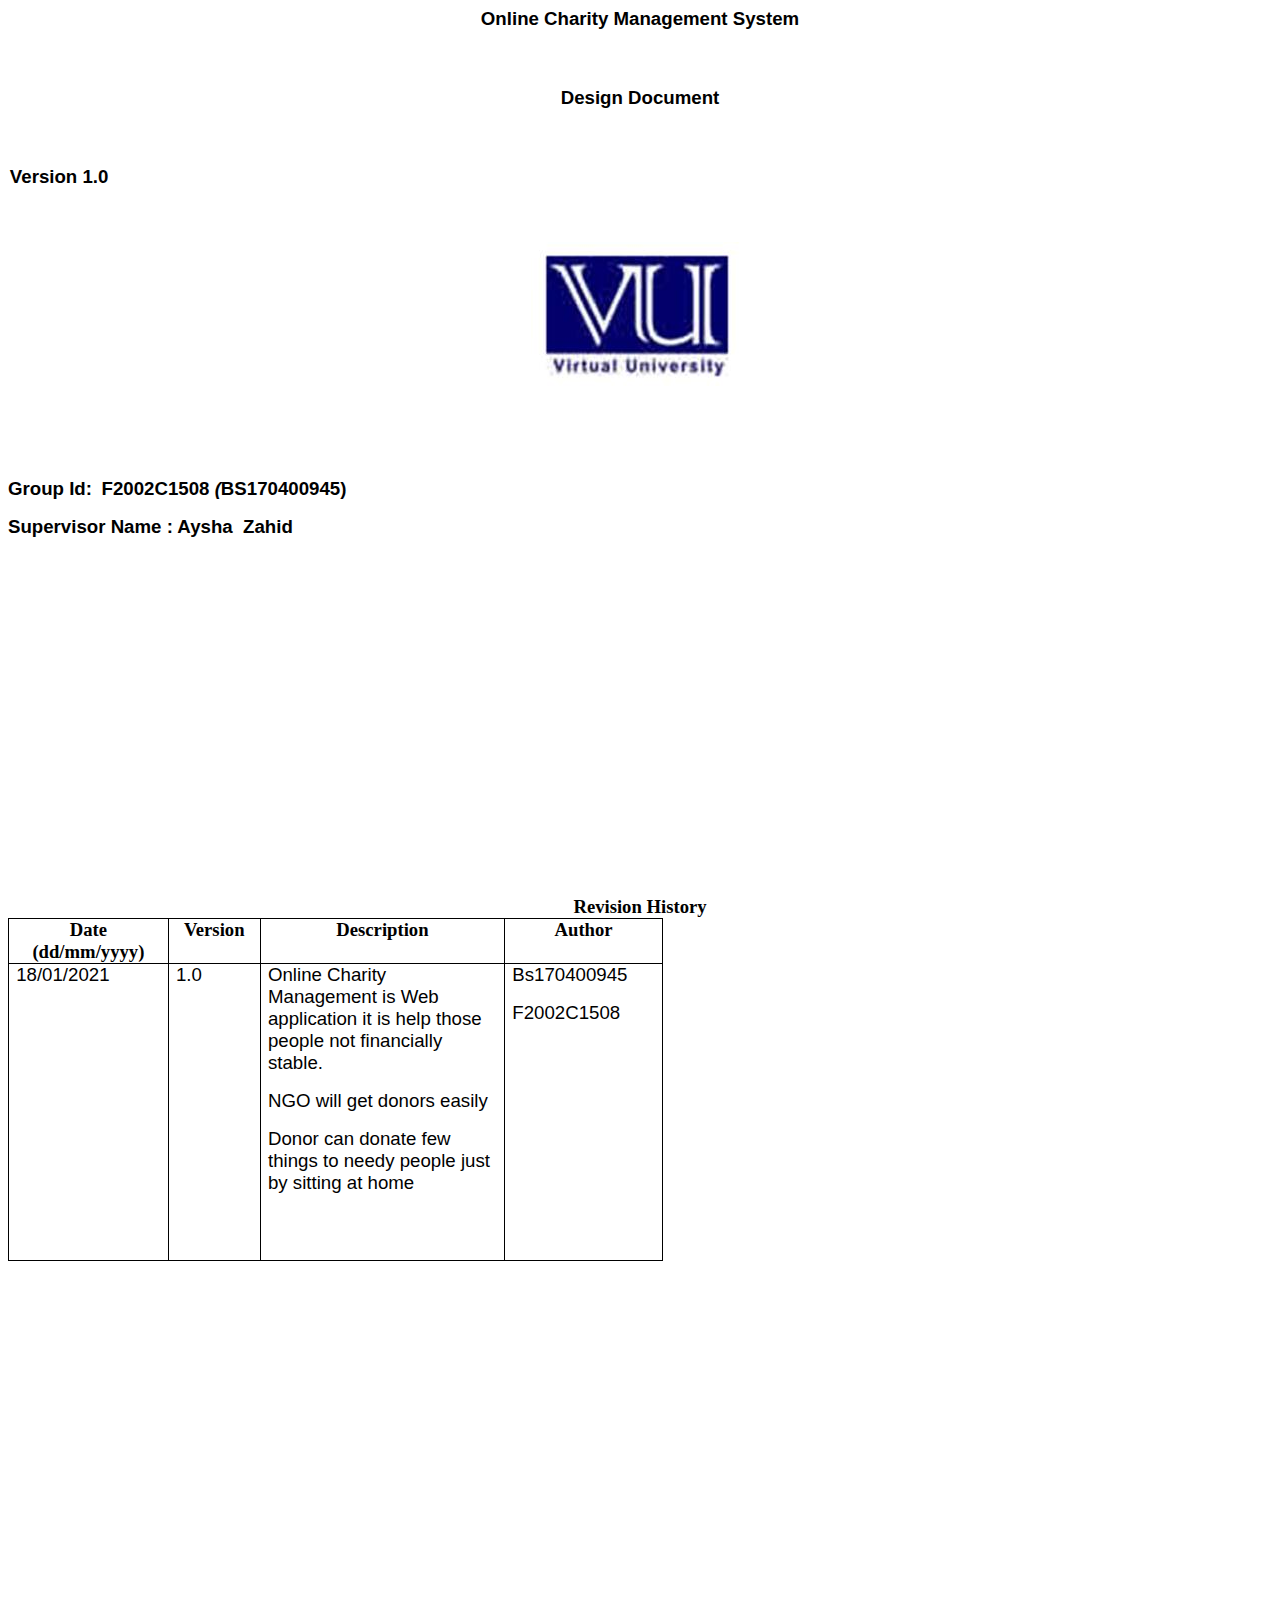
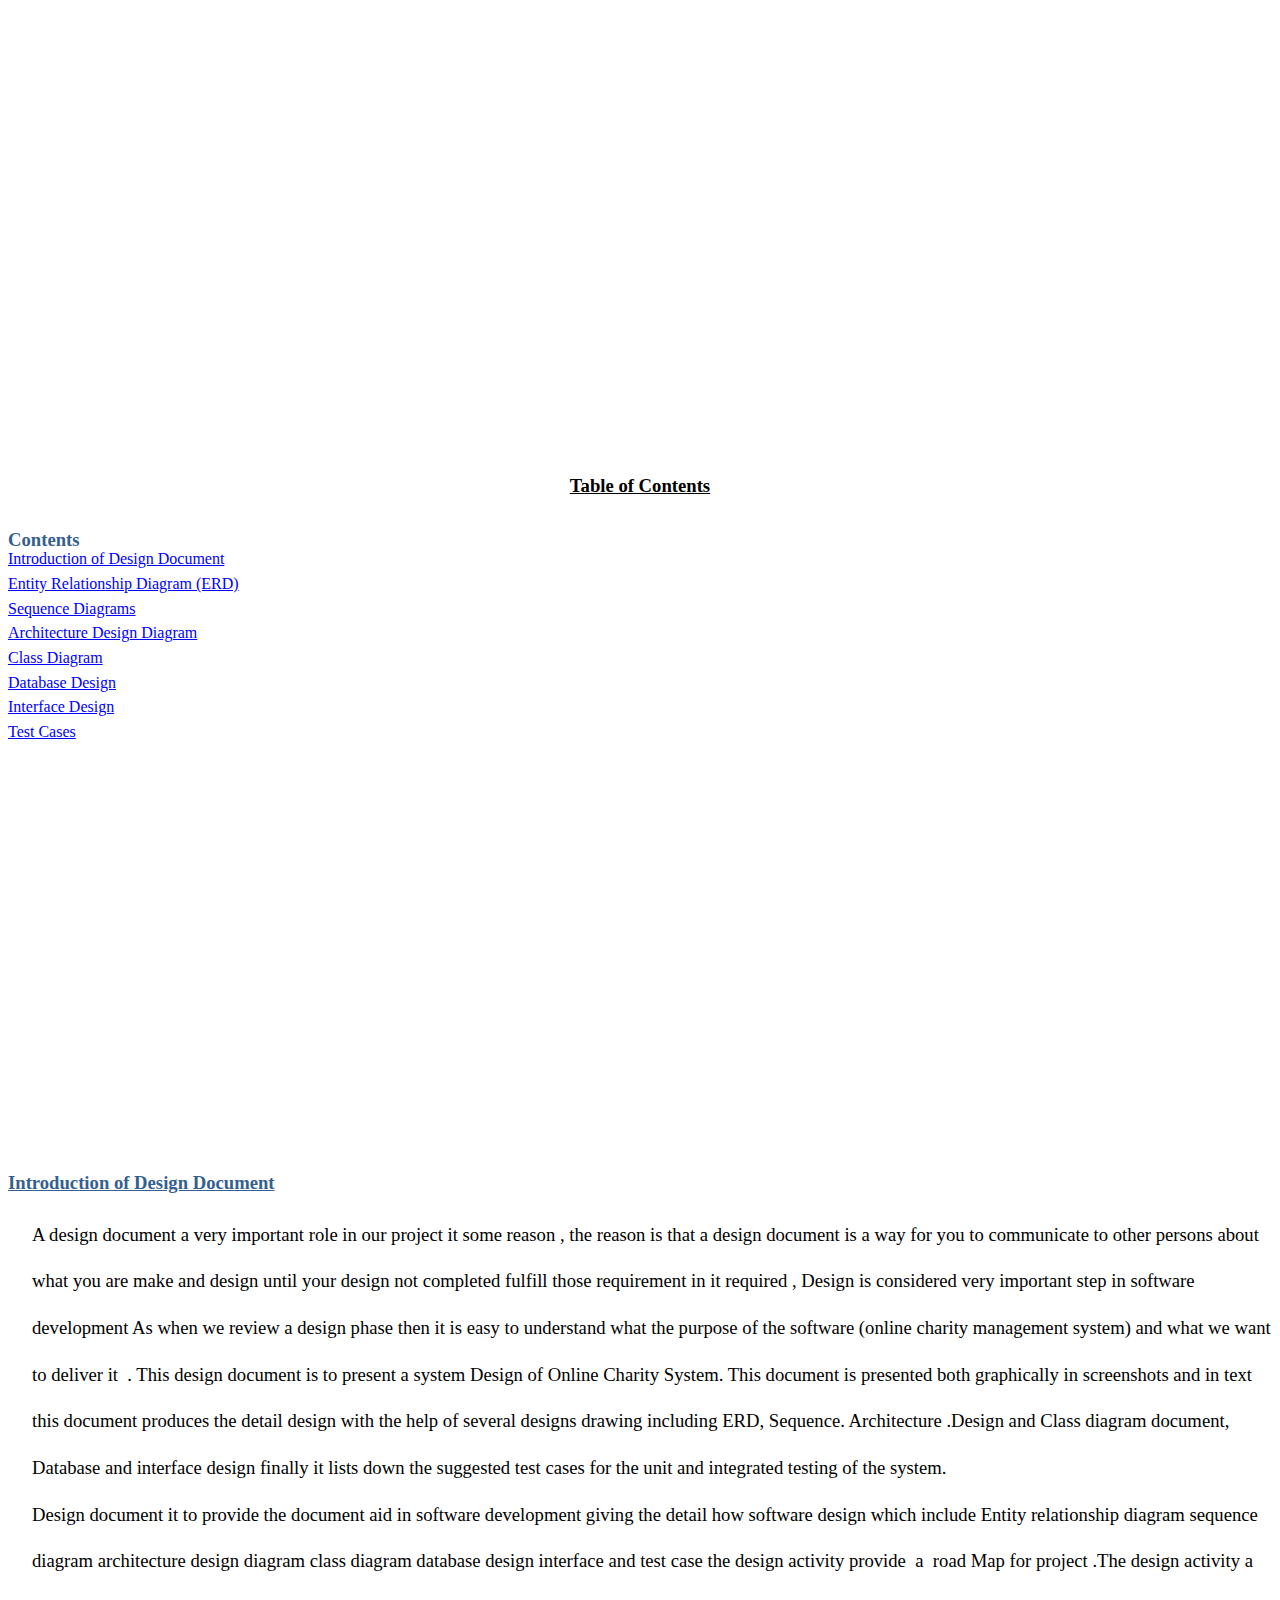
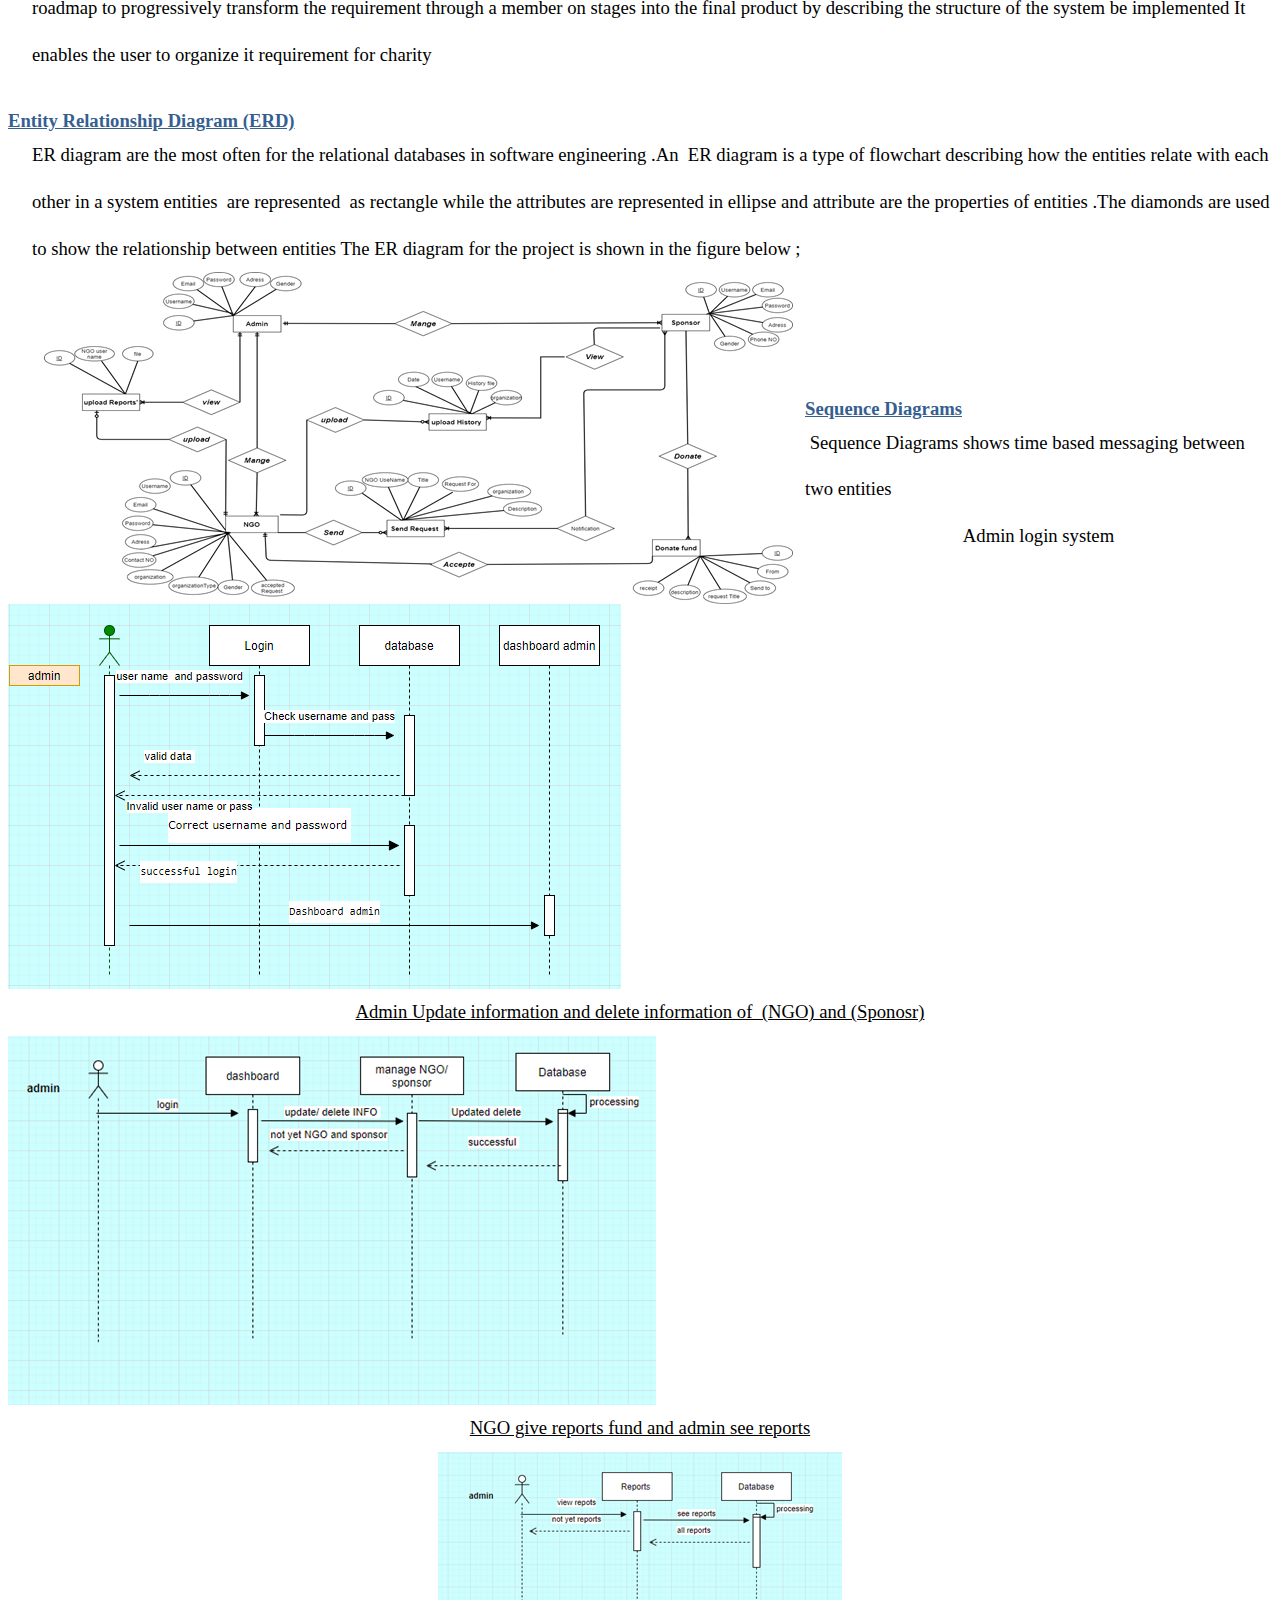
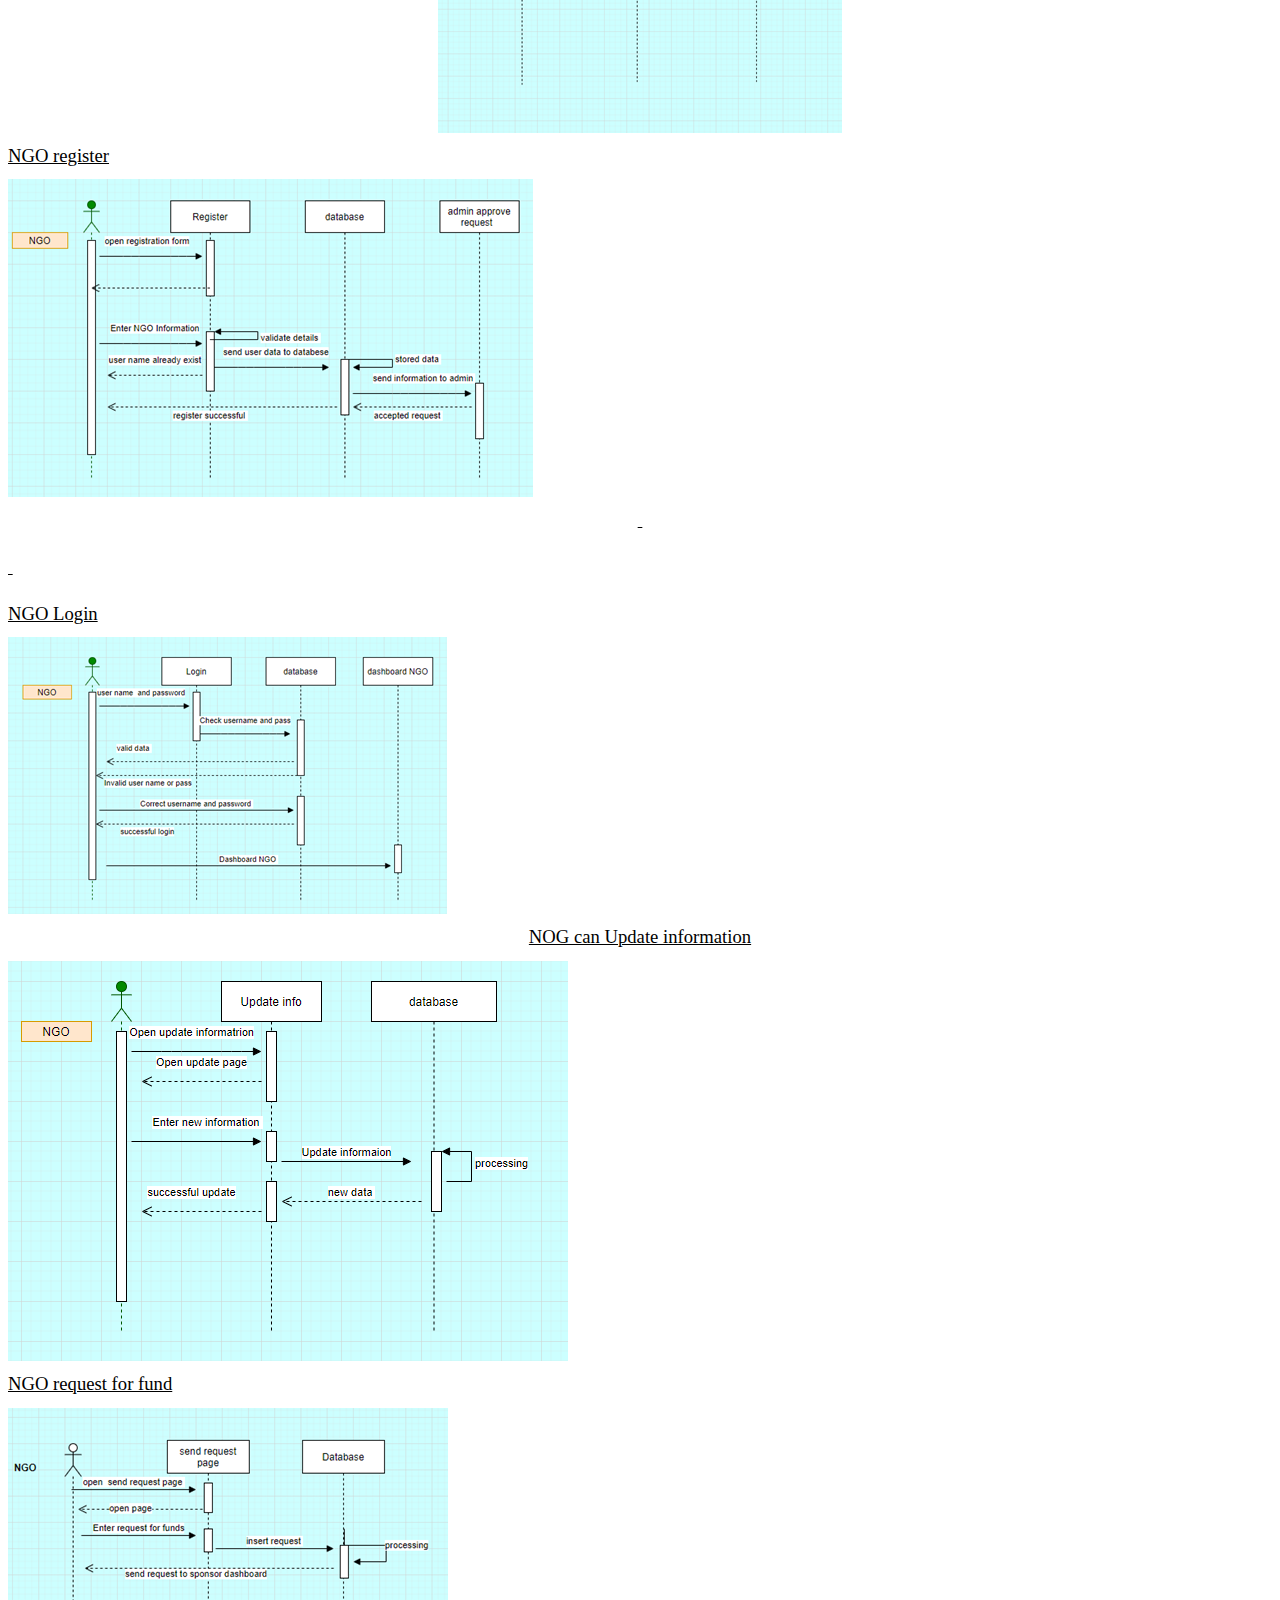
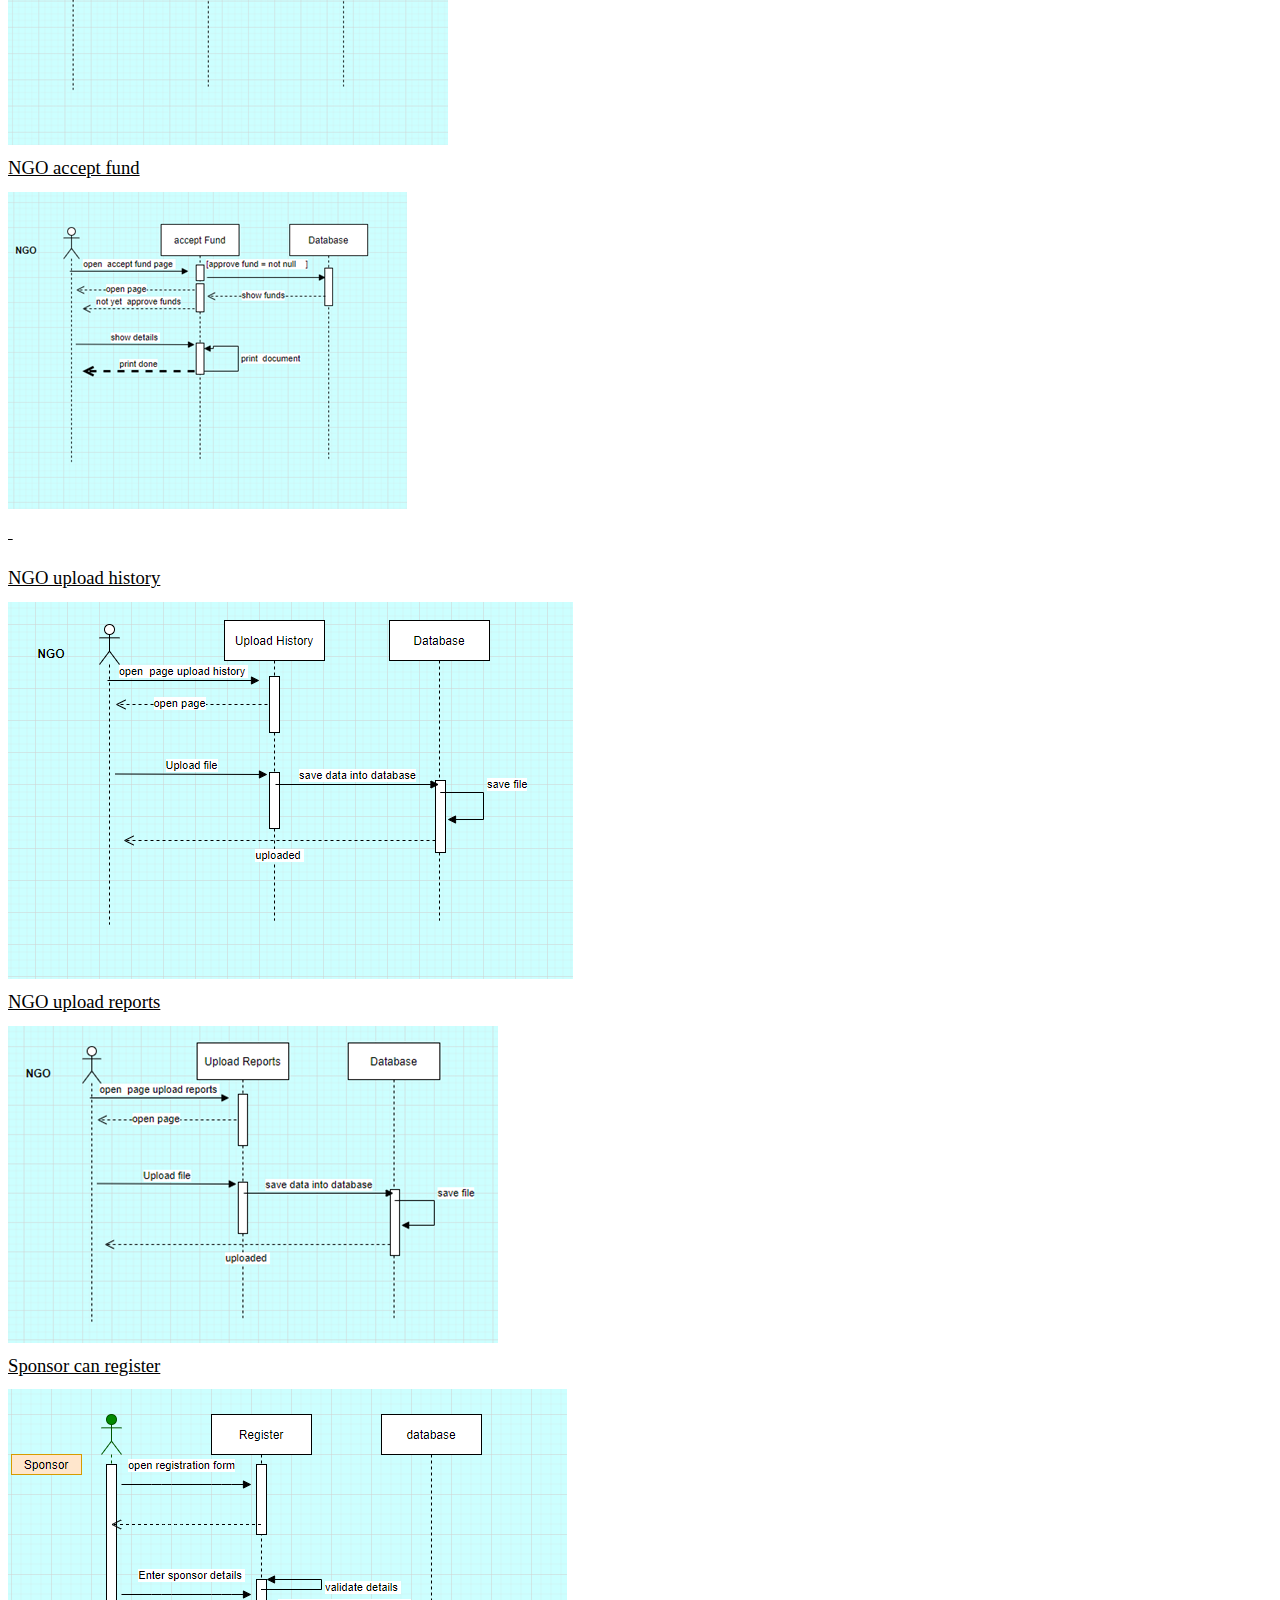
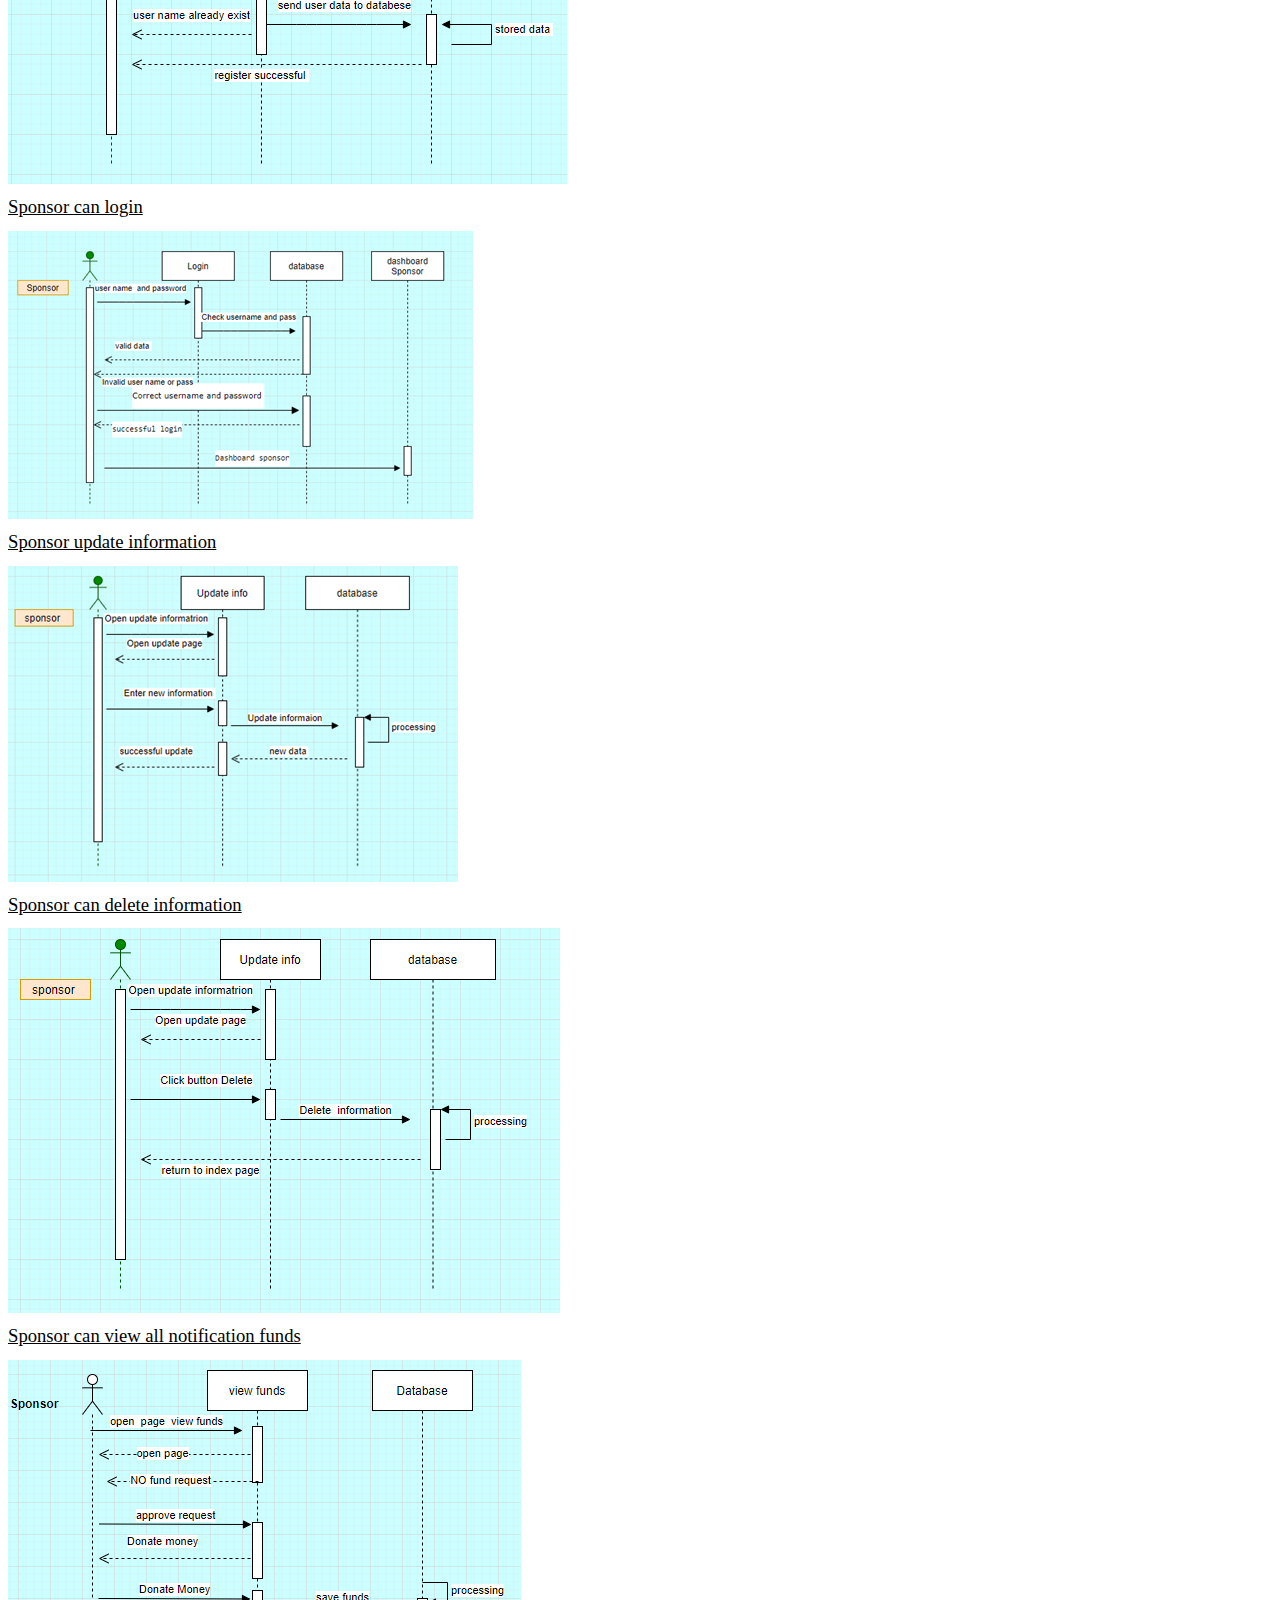
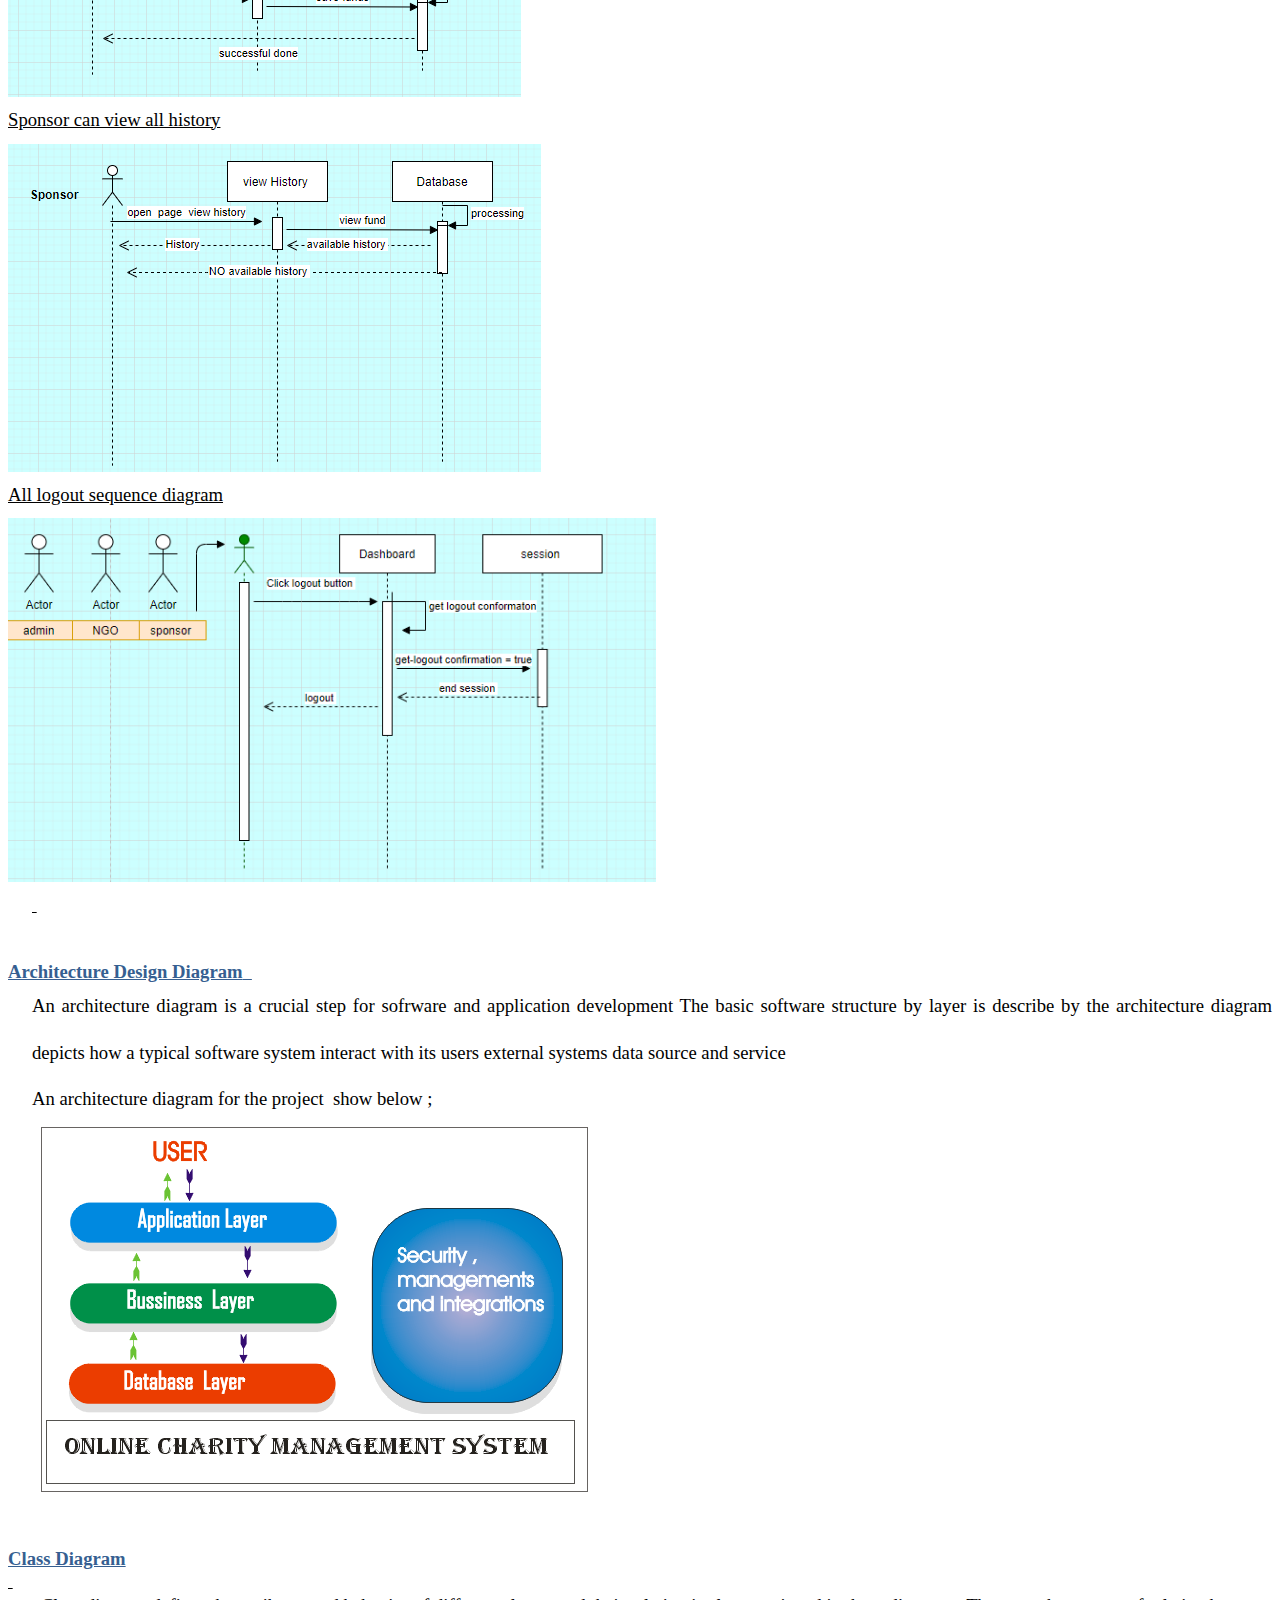
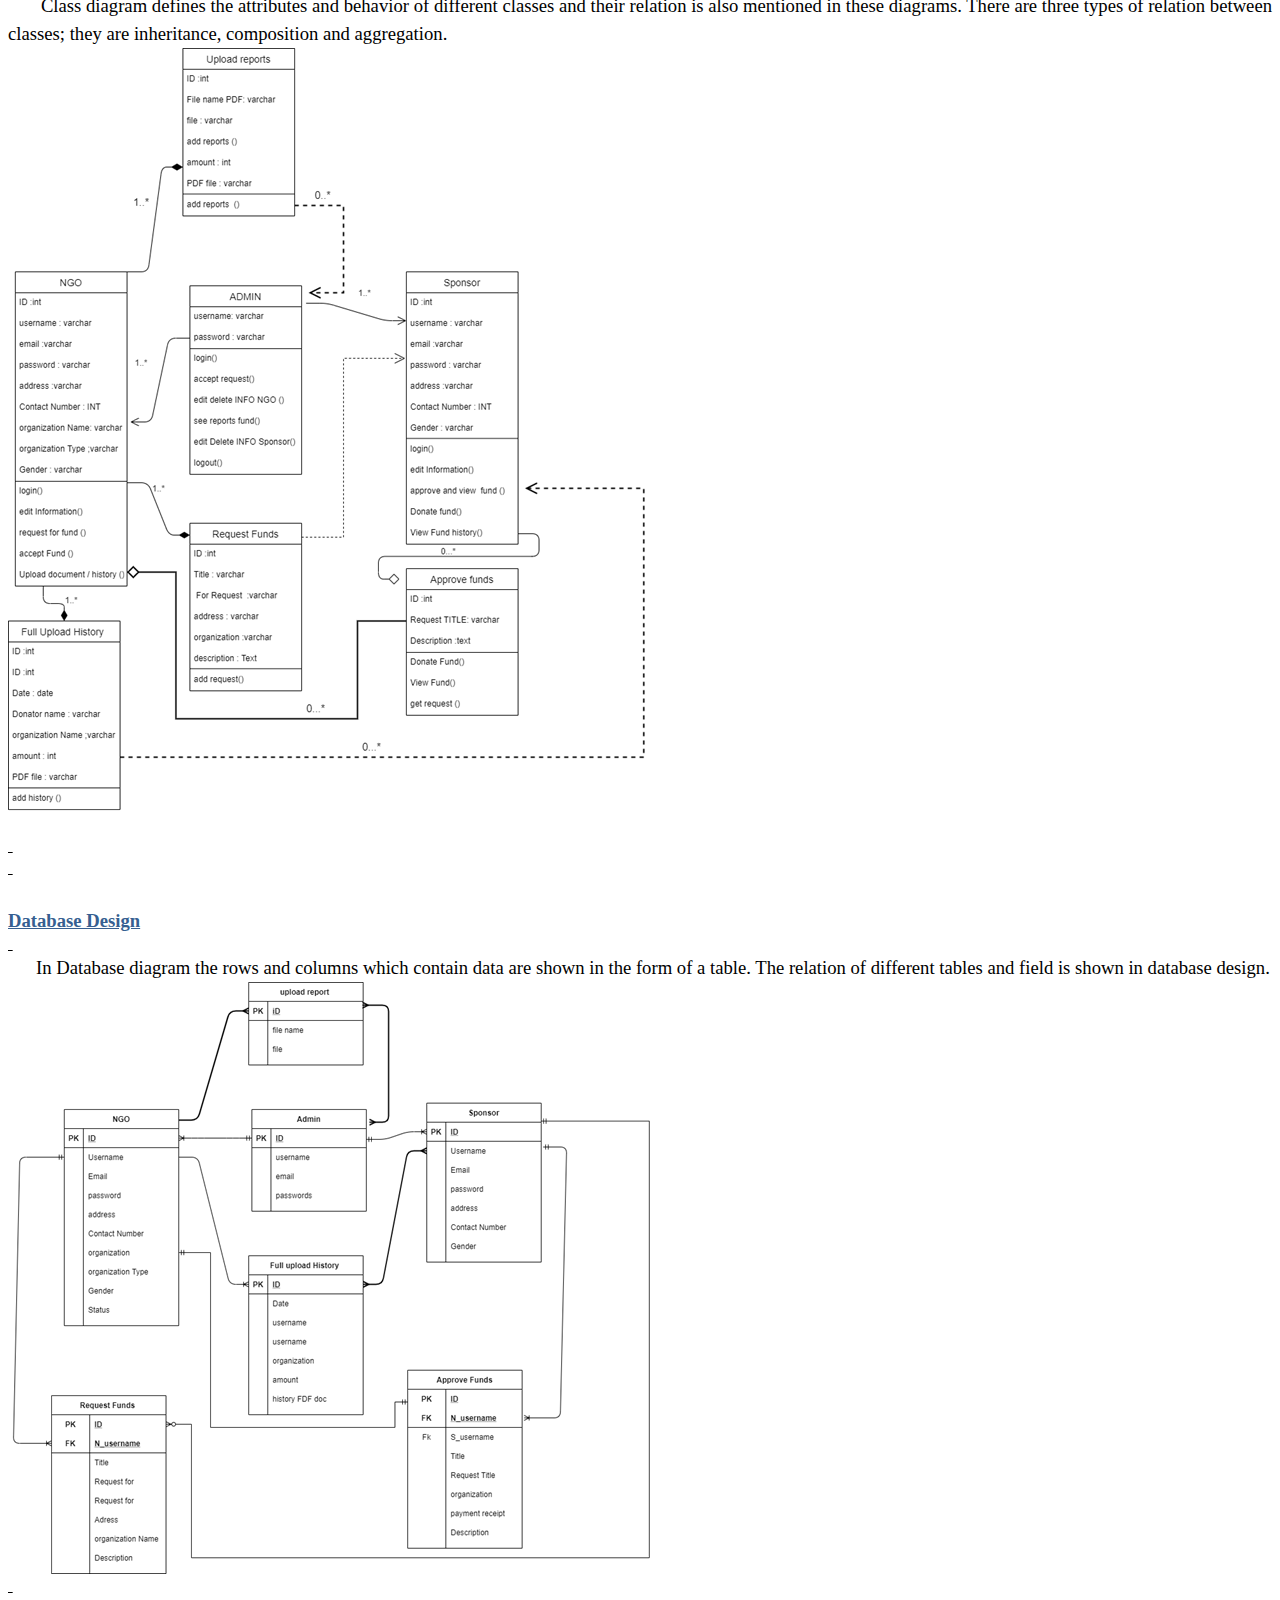
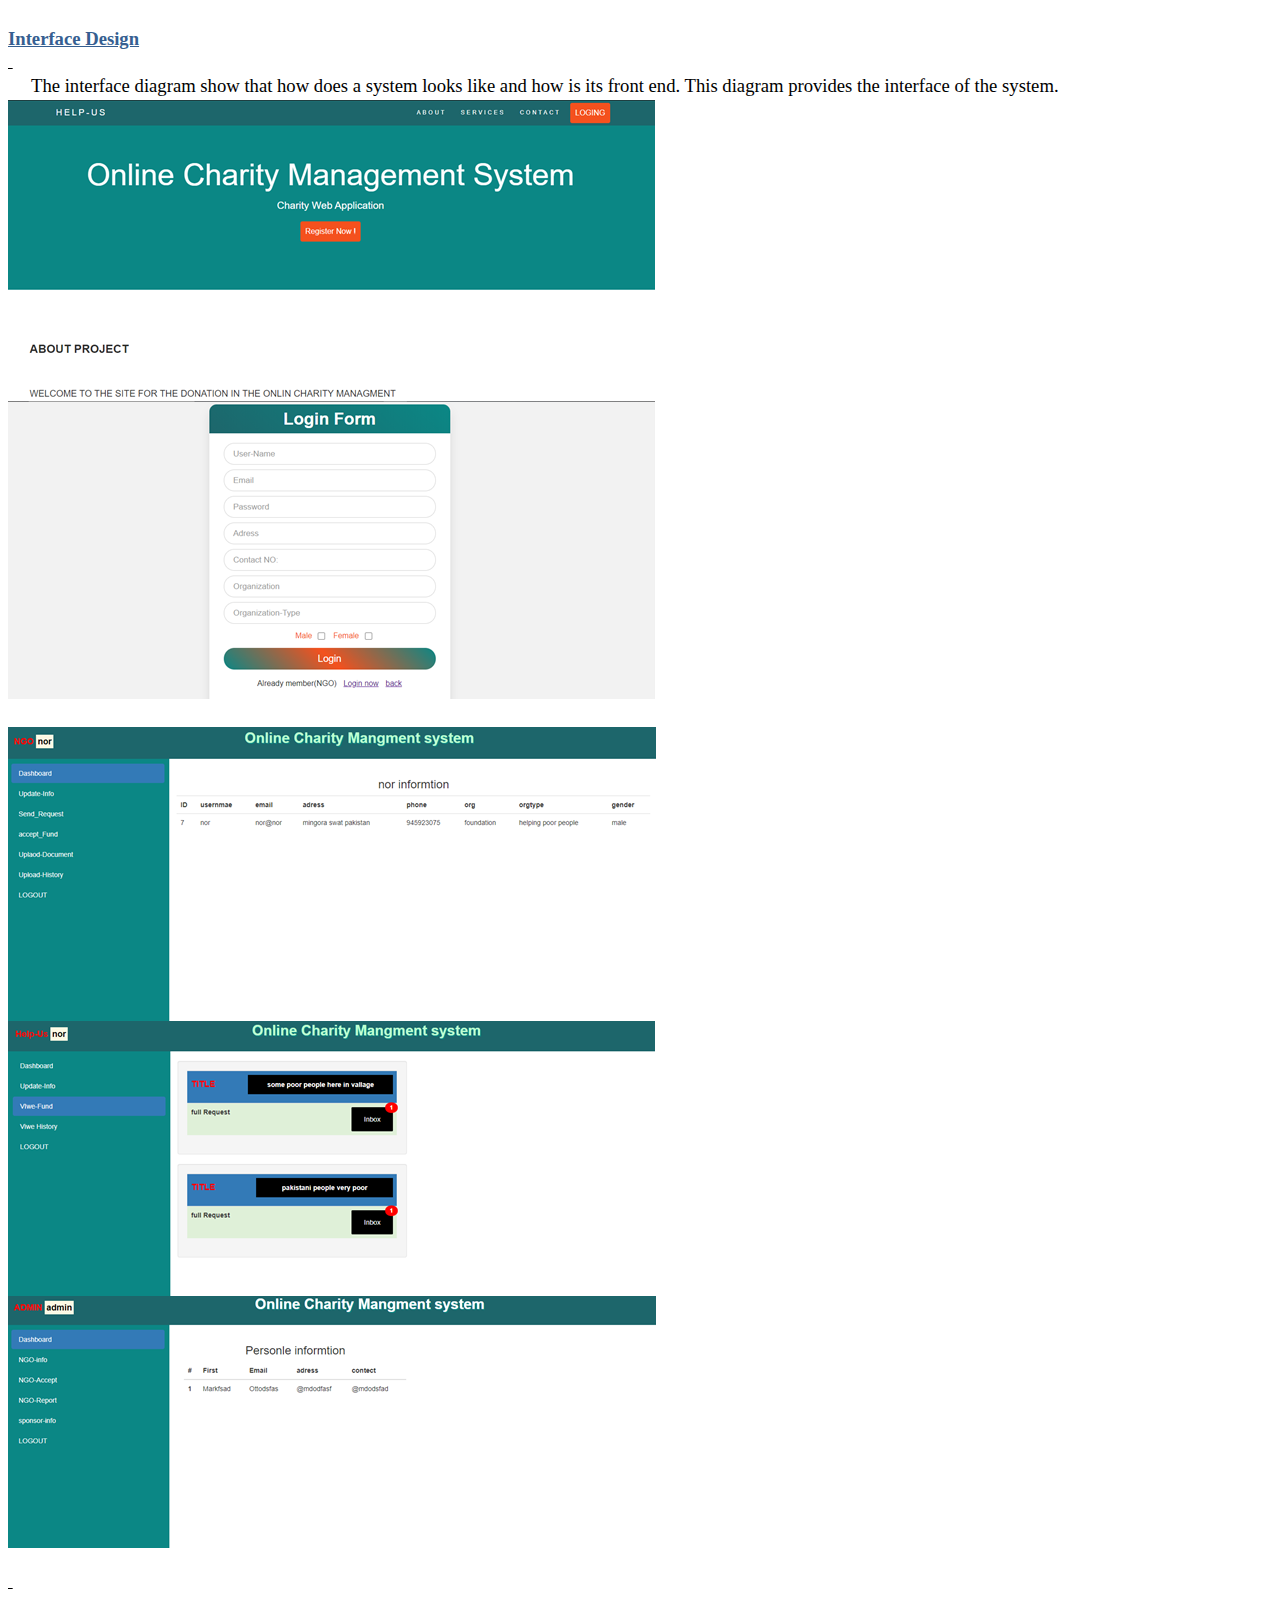
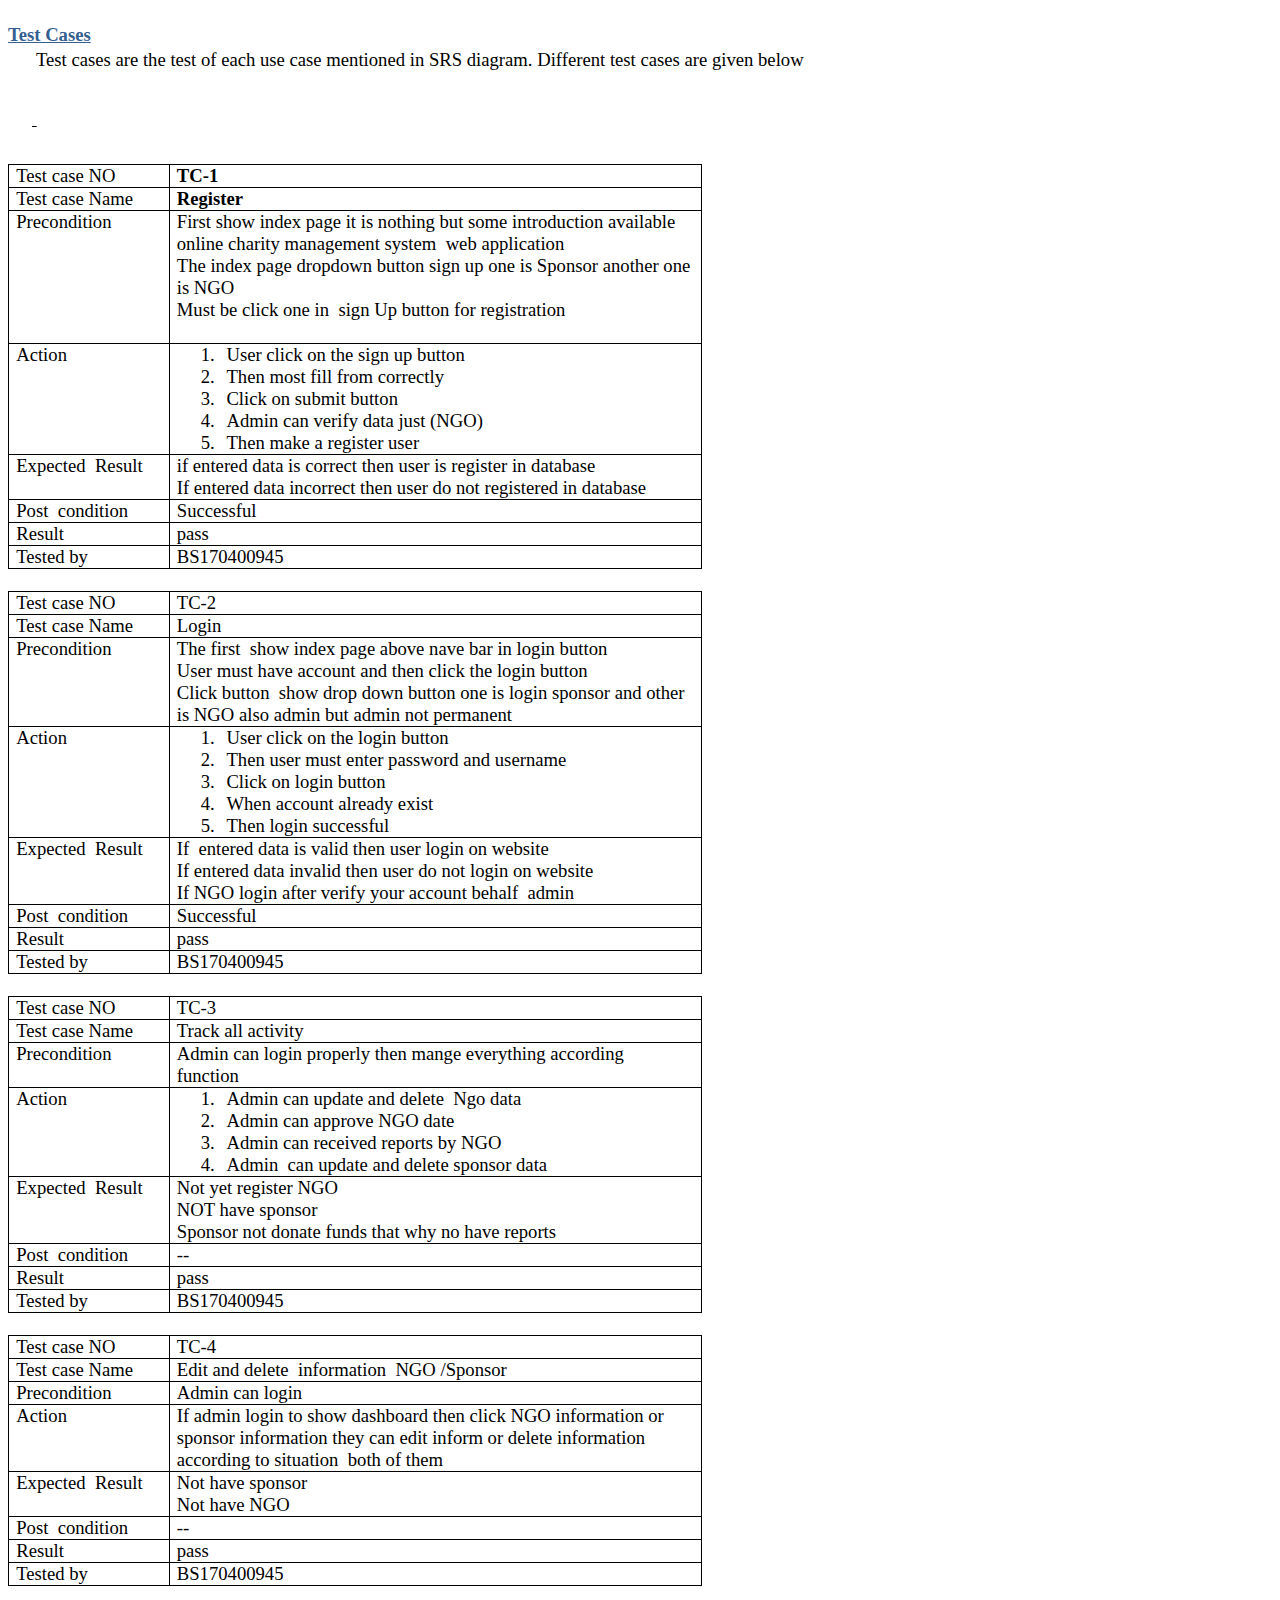
<file: design project.htm>
<html>

<head>
<meta http-equiv=Content-Type content="text/html; charset=windows-1252">
<meta name=Generator content="Microsoft Word 15 (filtered)">
<style>
<!--
 /* Font Definitions */
 @font-face
	{font-family:"Cambria Math";
	panose-1:2 4 5 3 5 4 6 3 2 4;}
@font-face
	{font-family:Calibri;
	panose-1:2 15 5 2 2 2 4 3 2 4;}
@font-face
	{font-family:Tahoma;
	panose-1:2 11 6 4 3 5 4 4 2 4;}
@font-face
	{font-family:Cambria;
	panose-1:2 4 5 3 5 4 6 3 2 4;}
 /* Style Definitions */
 p.MsoNormal, li.MsoNormal, div.MsoNormal
	{margin:0in;
	font-size:12.0pt;
	font-family:"Times New Roman",serif;}
h1
	{mso-style-link:"Heading 1 Char";
	margin-top:24.0pt;
	margin-right:0in;
	margin-bottom:0in;
	margin-left:0in;
	page-break-after:avoid;
	font-size:14.0pt;
	font-family:"Cambria",serif;
	color:#365F91;}
p.MsoToc1, li.MsoToc1, div.MsoToc1
	{margin-top:0in;
	margin-right:0in;
	margin-bottom:5.0pt;
	margin-left:0in;
	font-size:12.0pt;
	font-family:"Times New Roman",serif;}
p.MsoTitle, li.MsoTitle, div.MsoTitle
	{mso-style-link:"Title Char";
	margin-right:0in;
	margin-left:0in;
	font-size:12.0pt;
	font-family:"Times New Roman",serif;}
a:link, span.MsoHyperlink
	{color:blue;
	text-decoration:underline;}
p.MsoListParagraph, li.MsoListParagraph, div.MsoListParagraph
	{margin-top:0in;
	margin-right:0in;
	margin-bottom:0in;
	margin-left:.5in;
	font-size:12.0pt;
	font-family:"Times New Roman",serif;}
p.MsoListParagraphCxSpFirst, li.MsoListParagraphCxSpFirst, div.MsoListParagraphCxSpFirst
	{margin-top:0in;
	margin-right:0in;
	margin-bottom:0in;
	margin-left:.5in;
	font-size:12.0pt;
	font-family:"Times New Roman",serif;}
p.MsoListParagraphCxSpMiddle, li.MsoListParagraphCxSpMiddle, div.MsoListParagraphCxSpMiddle
	{margin-top:0in;
	margin-right:0in;
	margin-bottom:0in;
	margin-left:.5in;
	font-size:12.0pt;
	font-family:"Times New Roman",serif;}
p.MsoListParagraphCxSpLast, li.MsoListParagraphCxSpLast, div.MsoListParagraphCxSpLast
	{margin-top:0in;
	margin-right:0in;
	margin-bottom:0in;
	margin-left:.5in;
	font-size:12.0pt;
	font-family:"Times New Roman",serif;}
p.MsoTocHeading, li.MsoTocHeading, div.MsoTocHeading
	{margin-top:24.0pt;
	margin-right:0in;
	margin-bottom:0in;
	margin-left:0in;
	line-height:115%;
	page-break-after:avoid;
	font-size:14.0pt;
	font-family:"Cambria",serif;
	color:#365F91;
	font-weight:bold;}
span.TitleChar
	{mso-style-name:"Title Char";
	mso-style-link:Title;
	font-family:"Times New Roman",serif;}
p.tabletext, li.tabletext, div.tabletext
	{mso-style-name:tabletext;
	margin-right:0in;
	margin-left:0in;
	font-size:12.0pt;
	font-family:"Times New Roman",serif;}
span.Heading1Char
	{mso-style-name:"Heading 1 Char";
	mso-style-link:"Heading 1";
	font-family:"Cambria",serif;
	color:#365F91;
	font-weight:bold;}
.MsoChpDefault
	{font-family:"Calibri",sans-serif;}
.MsoPapDefault
	{margin-bottom:10.0pt;
	line-height:115%;}
@page WordSection1
	{size:8.5in 11.0in;
	margin:1.0in .5in 1.0in 1.25in;}
div.WordSection1
	{page:WordSection1;}
 /* List Definitions */
 ol
	{margin-bottom:0in;}
ul
	{margin-bottom:0in;}
-->
</style>

</head>

<body lang=EN-US link=blue vlink=purple style='word-wrap:break-word'>

<div class=WordSection1>

<p class=MsoTitle align=center style='text-align:center'><b><span
style='font-size:14.0pt;font-family:"Arial",sans-serif'>Online Charity
Management System</span></b></p>

<p class=MsoTitle align=center style='text-align:center'><b><span
style='font-size:14.0pt;font-family:"Arial",sans-serif'>&nbsp;</span></b></p>

<p class=MsoNormal align=center style='text-align:center;line-height:150%'><b><span
style='font-size:14.0pt;line-height:150%;font-family:"Arial",sans-serif'>Design
Document</span></b></p>

<p class=MsoTitle><span style='font-size:14.0pt'>&nbsp;</span></p>

<p class=MsoTitle style='text-indent:1.4pt'><b><span style='font-size:14.0pt;
font-family:"Arial",sans-serif'>Version 1.0</span></b></p>

<p class=MsoTitle align=right style='margin-left:.5in;text-align:right;
text-indent:1.4pt'><span style='font-size:14.0pt'>&nbsp;</span></p>

<p class=MsoTitle align=center style='text-align:center'><b><span
style='font-size:14.0pt'><img width=218 height=144 id="Picture 1"
src="design%20project_files/image001.jpg"></span></b></p>

<p class=MsoTitle><span style='font-size:14.0pt'>&nbsp;</span></p>

<p class=MsoTitle><span style='font-size:14.0pt'>&nbsp;</span></p>

<p class=MsoTitle><b><span style='font-size:14.0pt;font-family:"Arial",sans-serif'>Group
Id: </span></b><b><span style='font-family:"Arial",sans-serif'>�</span></b><b><span
style='font-size:14.0pt;font-family:"Arial",sans-serif'>F2002C1508<i> (</i>BS170400945)</span></b></p>

<p class=MsoTitle><b><span style='font-size:14.0pt;font-family:"Arial",sans-serif'>Supervisor
Name : <span style='color:black'>Aysha� Zahid</span></span></b></p>

<p class=MsoTitle><b><span style='font-size:14.0pt;font-family:"Arial",sans-serif'>&nbsp;</span></b></p>

<p class=MsoTitle><b><span style='font-size:14.0pt;font-family:"Arial",sans-serif'>&nbsp;</span></b></p>

<p class=MsoTitle><b><span style='font-size:14.0pt;font-family:"Arial",sans-serif'>&nbsp;</span></b></p>

<p class=MsoTitle><b><span style='font-size:14.0pt;font-family:"Arial",sans-serif'>&nbsp;</span></b></p>

<p class=MsoTitle><b><span style='font-size:14.0pt;font-family:"Arial",sans-serif'>&nbsp;</span></b></p>

<p class=MsoTitle><b><span style='font-size:14.0pt;font-family:"Arial",sans-serif'>&nbsp;</span></b></p>

<p class=MsoTitle><b><span style='font-size:14.0pt;font-family:"Arial",sans-serif'>&nbsp;</span></b></p>

<p class=MsoTitle><b><span style='font-size:14.0pt;font-family:"Arial",sans-serif'>&nbsp;</span></b></p>

<p class=MsoTitle><b><span style='font-size:14.0pt;font-family:"Arial",sans-serif'>&nbsp;</span></b></p>

<p class=MsoNormal align=center style='text-align:center'><b><span
style='font-size:14.0pt'>Revision History</span></b></p>

<table class=MsoNormalTable border=0 cellspacing=0 cellpadding=0
 style='border-collapse:collapse'>
 <tr>
  <td width=144 valign=top style='width:108.3pt;border:solid windowtext 1.0pt;
  padding:0in 5.4pt 0in 5.4pt'>
  <p class=tabletext align=center style='text-align:center'><b><span
  style='font-size:14.0pt'>Date (dd/mm/yyyy)</span></b></p>
  </td>
  <td width=77 valign=top style='width:57.5pt;border:solid windowtext 1.0pt;
  border-left:none;padding:0in 5.4pt 0in 5.4pt'>
  <p class=tabletext align=center style='text-align:center'><b><span
  style='font-size:14.0pt'>Version</span></b></p>
  </td>
  <td width=229 valign=top style='width:171.7pt;border:solid windowtext 1.0pt;
  border-left:none;padding:0in 5.4pt 0in 5.4pt'>
  <p class=tabletext align=center style='text-align:center'><b><span
  style='font-size:14.0pt'>Description</span></b></p>
  </td>
  <td width=143 valign=top style='width:106.95pt;border:solid windowtext 1.0pt;
  border-left:none;padding:0in 5.4pt 0in 5.4pt'>
  <p class=tabletext align=center style='text-align:center'><b><span
  style='font-size:14.0pt'>Author</span></b></p>
  </td>
 </tr>
 <tr>
  <td width=144 valign=top style='width:108.3pt;border-top:none;border-left:
  solid windowtext 1.0pt;border-bottom:none;border-right:solid windowtext 1.0pt;
  padding:0in 5.4pt 0in 5.4pt'>
  <p class=tabletext><span style='font-size:14.0pt;font-family:"Arial",sans-serif'>18/01/2021</span></p>
  </td>
  <td width=77 valign=top style='width:57.5pt;border:none;border-right:solid windowtext 1.0pt;
  padding:0in 5.4pt 0in 5.4pt'>
  <p class=tabletext><span style='font-size:14.0pt;font-family:"Arial",sans-serif'>1.0</span></p>
  </td>
  <td width=229 valign=top style='width:171.7pt;border:none;border-right:solid windowtext 1.0pt;
  padding:0in 5.4pt 0in 5.4pt'>
  <p class=tabletext><span style='font-size:14.0pt;font-family:"Arial",sans-serif'>Online
  Charity Management is Web application it is help those people not financially
  stable.</span></p>
  <p class=tabletext><span style='font-size:14.0pt;font-family:"Arial",sans-serif'>NGO
  will get donors easily </span></p>
  <p class=tabletext><span style='font-size:14.0pt;font-family:"Arial",sans-serif'>Donor
  can donate few things to needy people just by sitting at home</span></p>
  </td>
  <td width=143 valign=top style='width:106.95pt;border:none;border-right:solid windowtext 1.0pt;
  padding:0in 5.4pt 0in 5.4pt'>
  <p class=tabletext><span style='font-size:14.0pt;font-family:"Arial",sans-serif'>Bs170400945</span></p>
  <p class=tabletext><span style='font-size:14.0pt;font-family:"Arial",sans-serif'>F2002C1508</span></p>
  </td>
 </tr>
 <tr>
  <td width=144 valign=top style='width:108.3pt;border-top:none;border-left:
  solid windowtext 1.0pt;border-bottom:none;border-right:solid windowtext 1.0pt;
  padding:0in 5.4pt 0in 5.4pt'>
  <p class=tabletext><span style='font-size:14.0pt'>&nbsp;</span></p>
  </td>
  <td width=77 valign=top style='width:57.5pt;border:none;border-right:solid windowtext 1.0pt;
  padding:0in 5.4pt 0in 5.4pt'>
  <p class=tabletext><span style='font-size:14.0pt'>&nbsp;</span></p>
  </td>
  <td width=229 valign=top style='width:171.7pt;border:none;border-right:solid windowtext 1.0pt;
  padding:0in 5.4pt 0in 5.4pt'>
  <p class=tabletext style='text-align:justify'><span style='font-size:14.0pt'>&nbsp;</span></p>
  </td>
  <td width=143 valign=top style='width:106.95pt;border:none;border-right:solid windowtext 1.0pt;
  padding:0in 5.4pt 0in 5.4pt'>
  <p class=tabletext><span style='font-size:14.0pt'>&nbsp;</span></p>
  </td>
 </tr>
 <tr>
  <td width=144 valign=top style='width:108.3pt;border-top:none;border-left:
  solid windowtext 1.0pt;border-bottom:none;border-right:solid windowtext 1.0pt;
  padding:0in 5.4pt 0in 5.4pt'>
  <p class=tabletext><span style='font-size:14.0pt'>&nbsp;</span></p>
  </td>
  <td width=77 valign=top style='width:57.5pt;border:none;border-right:solid windowtext 1.0pt;
  padding:0in 5.4pt 0in 5.4pt'>
  <p class=tabletext><span style='font-size:14.0pt'>&nbsp;</span></p>
  </td>
  <td width=229 valign=top style='width:171.7pt;border:none;border-right:solid windowtext 1.0pt;
  padding:0in 5.4pt 0in 5.4pt'>
  <p class=tabletext style='text-align:justify'><span style='font-size:14.0pt'>&nbsp;</span></p>
  </td>
  <td width=143 valign=top style='width:106.95pt;border:none;border-right:solid windowtext 1.0pt;
  padding:0in 5.4pt 0in 5.4pt'>
  <p class=tabletext><span style='font-size:14.0pt'>&nbsp;</span></p>
  </td>
 </tr>
 <tr>
  <td width=144 valign=top style='width:108.3pt;border:solid windowtext 1.0pt;
  border-top:none;padding:0in 5.4pt 0in 5.4pt'>
  <p class=tabletext><span style='font-size:14.0pt'>&nbsp;</span></p>
  </td>
  <td width=77 valign=top style='width:57.5pt;border-top:none;border-left:none;
  border-bottom:solid windowtext 1.0pt;border-right:solid windowtext 1.0pt;
  padding:0in 5.4pt 0in 5.4pt'>
  <p class=tabletext><span style='font-size:14.0pt'>&nbsp;</span></p>
  </td>
  <td width=229 valign=top style='width:171.7pt;border-top:none;border-left:
  none;border-bottom:solid windowtext 1.0pt;border-right:solid windowtext 1.0pt;
  padding:0in 5.4pt 0in 5.4pt'>
  <p class=tabletext style='text-align:justify'><span style='font-size:14.0pt'>&nbsp;</span></p>
  </td>
  <td width=143 valign=top style='width:106.95pt;border-top:none;border-left:
  none;border-bottom:solid windowtext 1.0pt;border-right:solid windowtext 1.0pt;
  padding:0in 5.4pt 0in 5.4pt'>
  <p class=tabletext><span style='font-size:14.0pt'>&nbsp;</span></p>
  </td>
 </tr>
</table>

<p class=MsoNormal><span style='font-size:14.0pt'>&nbsp;</span></p>

<p class=MsoNormal><span style='font-size:14.0pt'>&nbsp;</span></p>

<p class=MsoNormal><span style='font-size:14.0pt'>&nbsp;</span></p>

<p class=MsoNormal><span style='font-size:14.0pt'>&nbsp;</span></p>

<p class=MsoNormal><span style='font-size:14.0pt'>&nbsp;</span></p>

<p class=MsoNormal><span style='font-size:14.0pt'>&nbsp;</span></p>

<p class=MsoNormal><span style='font-size:14.0pt'>&nbsp;</span></p>

<p class=MsoNormal><span style='font-size:14.0pt'>&nbsp;</span></p>

<p class=MsoNormal><span style='font-size:14.0pt'>&nbsp;</span></p>

<p class=MsoNormal><span style='font-size:14.0pt'>&nbsp;</span></p>

<p class=MsoNormal><span style='font-size:14.0pt'>&nbsp;</span></p>

<p class=MsoNormal><span style='font-size:14.0pt'>&nbsp;</span></p>

<p class=MsoNormal><span style='font-size:14.0pt'>&nbsp;</span></p>

<p class=MsoNormal><span style='font-size:14.0pt'>&nbsp;</span></p>

<p class=MsoNormal><span style='font-size:14.0pt'>&nbsp;</span></p>

<p class=MsoNormal><span style='font-size:14.0pt'>&nbsp;</span></p>

<p class=MsoNormal><span style='font-size:14.0pt'>&nbsp;</span></p>

<p class=MsoNormal><span style='font-size:14.0pt'>&nbsp;</span></p>

<p class=MsoNormal><span style='font-size:14.0pt'>&nbsp;</span></p>

<p class=MsoNormal><span style='font-size:14.0pt'>&nbsp;</span></p>

<p class=MsoNormal><span style='font-size:14.0pt'>&nbsp;</span></p>

<p class=MsoNormal><span style='font-size:14.0pt'>&nbsp;</span></p>

<p class=MsoNormal><span style='font-size:14.0pt'>&nbsp;</span></p>

<p class=MsoNormal><span style='font-size:14.0pt'>&nbsp;</span></p>

<p class=MsoNormal><span style='font-size:14.0pt'>&nbsp;</span></p>

<p class=MsoNormal><span style='font-size:14.0pt'>&nbsp;</span></p>

<p class=MsoNormal><span style='font-size:14.0pt'>&nbsp;</span></p>

<p class=MsoNormal><span style='font-size:14.0pt'>&nbsp;</span></p>

<p class=MsoNormal><span style='font-size:14.0pt'>&nbsp;</span></p>

<p class=MsoNormal><span style='font-size:14.0pt'>&nbsp;</span></p>

<p class=MsoNormal><span style='font-size:14.0pt'>&nbsp;</span></p>

<p class=MsoNormal><span style='font-size:14.0pt'>&nbsp;</span></p>

<p class=MsoNormal><span style='font-size:14.0pt'>&nbsp;</span></p>

<p class=MsoNormal><span style='font-size:14.0pt'>&nbsp;</span></p>

<p class=MsoNormal><span style='font-size:14.0pt'>&nbsp;</span></p>

<p class=MsoNormal><span style='font-size:14.0pt'>&nbsp;</span></p>

<p class=MsoNormal><span style='font-size:14.0pt'>&nbsp;</span></p>

<p class=MsoNormal align=center style='text-align:center'><b><u><span
style='font-size:14.0pt'>Table of Contents</span></u></b></p>

<p class=MsoTocHeading>Contents</p>

<p class=MsoToc1><a href="#_Toc61873750">Introduction of Design Document<span
style='color:windowtext;display:none;text-decoration:none'> </span><span
style='color:windowtext;display:none;text-decoration:none'>4</span></a></p>

<p class=MsoToc1><a href="#_Toc61873751">Entity Relationship Diagram (ERD)<span
style='color:windowtext;display:none;text-decoration:none'> </span><span
style='color:windowtext;display:none;text-decoration:none'>5</span></a></p>

<p class=MsoToc1><a href="#_Toc61873752">Sequence Diagrams<span
style='color:windowtext;display:none;text-decoration:none'>. </span><span
style='color:windowtext;display:none;text-decoration:none'>6</span></a></p>

<p class=MsoToc1><a href="#_Toc61873753">Architecture Design Diagram<span
style='color:windowtext;display:none;text-decoration:none'>.. </span><span
style='color:windowtext;display:none;text-decoration:none'>16</span></a></p>

<p class=MsoToc1><a href="#_Toc61873754">Class Diagram<span style='color:windowtext;
display:none;text-decoration:none'>.. </span><span
style='color:windowtext;display:none;text-decoration:none'>17</span></a></p>

<p class=MsoToc1><a href="#_Toc61873755">Database Design<span style='color:
windowtext;display:none;text-decoration:none'>. </span><span
style='color:windowtext;display:none;text-decoration:none'>19</span></a></p>

<p class=MsoToc1><a href="#_Toc61873756">Interface Design<span
style='color:windowtext;display:none;text-decoration:none'>. </span><span
style='color:windowtext;display:none;text-decoration:none'>19</span></a></p>

<p class=MsoToc1><a href="#_Toc61873757">Test Cases<span style='color:windowtext;
display:none;text-decoration:none'>. </span><span
style='color:windowtext;display:none;text-decoration:none'>22</span></a></p>

<p class=MsoNormal>&nbsp;</p>

<p class=MsoNormal align=center style='text-align:center'><b><span
style='font-size:14.0pt'>��� </span></b></p>

<p class=MsoNormal><span style='font-size:14.0pt'>&nbsp;</span></p>

<p class=MsoNormal><span style='font-size:14.0pt'>&nbsp;</span></p>

<p class=MsoNormal><span style='font-size:14.0pt'>&nbsp;</span></p>

<p class=MsoNormal><span style='font-size:14.0pt'>&nbsp;</span></p>

<p class=MsoNormal><span style='font-size:14.0pt'>&nbsp;</span></p>

<p class=MsoNormal><span style='font-size:14.0pt'>&nbsp;</span></p>

<p class=MsoNormal><span style='font-size:14.0pt'>&nbsp;</span></p>

<p class=MsoNormal><span style='font-size:14.0pt'>&nbsp;</span></p>

<p class=MsoNormal><span style='font-size:14.0pt'>&nbsp;</span></p>

<p class=MsoNormal><span style='font-size:14.0pt'>&nbsp;</span></p>

<p class=MsoNormal><span style='font-size:14.0pt'>&nbsp;</span></p>

<p class=MsoNormal><span style='font-size:14.0pt'>&nbsp;</span></p>

<p class=MsoNormal><span style='font-size:14.0pt'>&nbsp;</span></p>

<p class=MsoNormal><span style='font-size:14.0pt'>&nbsp;</span></p>

<p class=MsoNormal><span style='font-size:14.0pt'>&nbsp;</span></p>

<p class=MsoNormal><span style='font-size:14.0pt'>&nbsp;</span></p>

<h1><a name=One></a><a name="_Toc61873750"><u>Introduction of Design Document</u></a></h1>

<p class=MsoNormal>&nbsp;</p>

<p class=MsoNormal style='margin-left:.25in;line-height:250%'><span
style='font-size:14.0pt;line-height:250%'>A design document a very important
role in our project it some reason , the reason is that a design document is a
way for you to communicate to other persons about what you are make and design
until your design not completed fulfill those requirement in it required ,
Design is considered very important step in software development As when we
review a design phase then it is easy to understand what the purpose of the
software (online charity management system) and what we want to deliver it� .
This design document is to present a system Design of Online Charity System. This
document is presented both graphically in screenshots and in text this document
produces the detail design with the help of several designs drawing including
ERD, Sequence. Architecture .Design and Class diagram document, Database and interface
design finally it lists down the suggested test cases for the unit and
integrated testing of the system.</span></p>

<p class=MsoNormal style='margin-left:.25in;line-height:250%'><span
style='font-size:14.0pt;line-height:250%'>Design document it to provide the
document aid in software development giving the detail how software design
which include Entity relationship diagram sequence diagram architecture design
diagram class diagram database design interface and test case the design
activity provide� a �road Map for project .The design activity a roadmap to
progressively transform the requirement through a member on stages into the
final product by describing the structure of the system be implemented It
enables the user to organize it requirement for charity</span></p>

<h1><a name=Four></a><a name=ERD></a><a name="_Toc61873751"><u>Entity
Relationship Diagram (ERD)</u></a><u> </u></h1>

<p class=MsoNormal style='margin-left:.25in;line-height:250%'><span
style='font-size:14.0pt;line-height:250%'>ER diagram are the most often for the
relational databases in software engineering .An� ER diagram is a type of
flowchart describing how the entities relate with each other in a system
entities� are represented� as rectangle while the attributes are represented in
ellipse and attribute are the properties of entities .The diamonds are used to
show the relationship between entities The ER diagram for the project is </span><img
width=749 height=332 src="design%20project_files/image002.png" align=left
hspace=12><span style='font-size:14.0pt;line-height:250%'>shown in the figure
below ; </span></p>

<p class=MsoNormal style='margin-left:.25in;line-height:250%'><span
style='font-size:14.0pt;line-height:250%'>&nbsp;</span></p>

<p class=MsoNormal style='margin-left:.25in;line-height:250%'><span
style='font-size:14.0pt;line-height:250%'>�</span></p>

<h1><a name=Six></a><a name="_Toc61873752"><u>Sequence Diagrams</u></a><u> </u></h1>

<p class=MsoNormal style='line-height:250%'><span style='font-size:14.0pt;
line-height:250%'>�Sequence Diagrams shows time based messaging between two
entities</span></p>

<p class=MsoNormal align=center style='text-align:center;line-height:250%'><span
style='font-size:14.0pt;line-height:250%'>Admin login system</span></p>

<p class=MsoNormal style='line-height:250%'><u><span style='font-size:14.0pt;
line-height:250%'><img width=613 height=385 id="Picture 4"
src="design%20project_files/image003.png"></span></u></p>

<p class=MsoNormal align=center style='text-align:center;line-height:250%'><u><span
style='font-size:14.0pt;line-height:250%'>Admin Update information and delete
information of� (NGO) and (Sponosr)</span></u></p>

<p class=MsoNormal style='line-height:250%'><u><span style='font-size:14.0pt;
line-height:250%'><img width=648 height=369 id="Picture 7"
src="design%20project_files/image004.png"></span></u></p>

<p class=MsoNormal align=center style='text-align:center;line-height:250%'><u><span
style='font-size:14.0pt;line-height:250%'>NGO give reports fund and admin see
reports</span></u></p>

<p class=MsoNormal align=center style='text-align:center;line-height:250%'><u><span
style='font-size:14.0pt;line-height:250%'><img width=404 height=281
id="Picture 5" src="design%20project_files/image005.png"></span></u></p>

<p class=MsoNormal style='line-height:250%'><u><span style='font-size:14.0pt;
line-height:250%'>NGO register</span></u></p>

<p class=MsoNormal style='line-height:250%'><u><span style='font-size:14.0pt;
line-height:250%'><img width=525 height=318 id="Picture 13"
src="design%20project_files/image006.png"></span></u></p>

<p class=MsoNormal align=center style='text-align:center;line-height:250%'><u><span
style='font-size:14.0pt;line-height:250%'><span style='text-decoration:none'>&nbsp;</span></span></u></p>

<p class=MsoNormal style='line-height:250%'><u><span style='font-size:14.0pt;
line-height:250%'><span style='text-decoration:none'>&nbsp;</span></span></u></p>

<p class=MsoNormal style='line-height:250%'><u><span style='font-size:14.0pt;
line-height:250%'>NGO Login</span></u></p>

<p class=MsoNormal style='line-height:250%'><u><span style='font-size:14.0pt;
line-height:250%'><img width=439 height=277 id="Picture 8"
src="design%20project_files/image007.png"></span></u></p>

<p class=MsoNormal align=center style='text-align:center;line-height:250%'><u><span
style='font-size:14.0pt;line-height:250%'>NOG can Update information </span></u></p>

<p class=MsoNormal style='line-height:250%'><u><span style='font-size:14.0pt;
line-height:250%'><img width=560 height=400 id="Picture 10"
src="design%20project_files/image008.png"></span></u></p>

<p class=MsoNormal style='line-height:250%'><u><span style='font-size:14.0pt;
line-height:250%'>NGO request for fund</span></u></p>

<p class=MsoNormal style='line-height:250%'><u><span style='font-size:14.0pt;
line-height:250%'><img width=440 height=337 id="Picture 11"
src="design%20project_files/image009.png"></span></u></p>

<p class=MsoNormal style='line-height:250%'><u><span style='font-size:14.0pt;
line-height:250%'>NGO accept fund</span></u></p>

<p class=MsoNormal style='line-height:250%'><u><span style='font-size:14.0pt;
line-height:250%'><img width=399 height=317 id="Picture 12"
src="design%20project_files/image010.png"></span></u></p>

<p class=MsoNormal style='line-height:250%'><u><span style='font-size:14.0pt;
line-height:250%'><span style='text-decoration:none'>&nbsp;</span></span></u></p>

<p class=MsoNormal style='line-height:250%'><u><span style='font-size:14.0pt;
line-height:250%'>NGO upload history </span></u></p>

<p class=MsoNormal style='line-height:250%'><u><span style='font-size:14.0pt;
line-height:250%'><img width=565 height=377 id="Picture 14"
src="design%20project_files/image011.png"></span></u></p>

<p class=MsoNormal style='line-height:250%'><u><span style='font-size:14.0pt;
line-height:250%'>NGO upload reports</span></u></p>

<p class=MsoNormal style='line-height:250%'><u><span style='font-size:14.0pt;
line-height:250%'><img width=490 height=317 id="Picture 15"
src="design%20project_files/image012.png"></span></u></p>

<p class=MsoNormal style='line-height:250%'><u><span style='font-size:14.0pt;
line-height:250%'>Sponsor can register</span></u></p>

<p class=MsoNormal style='line-height:250%'><u><span style='font-size:14.0pt;
line-height:250%'><img width=559 height=395 id="Picture 16"
src="design%20project_files/image013.png"></span></u></p>

<p class=MsoNormal style='line-height:250%'><u><span style='font-size:14.0pt;
line-height:250%'>Sponsor can login </span></u></p>

<p class=MsoNormal style='line-height:250%'><u><span style='font-size:14.0pt;
line-height:250%'><img width=465 height=288 id="Picture 17"
src="design%20project_files/image014.png"></span></u></p>

<p class=MsoNormal style='line-height:250%'><u><span style='font-size:14.0pt;
line-height:250%'>Sponsor update information </span></u></p>

<p class=MsoNormal style='line-height:250%'><u><span style='font-size:14.0pt;
line-height:250%'><img width=450 height=316 id="Picture 18"
src="design%20project_files/image015.png"></span></u></p>

<p class=MsoNormal style='line-height:250%'><u><span style='font-size:14.0pt;
line-height:250%'>Sponsor can delete information </span></u></p>

<p class=MsoNormal style='line-height:250%'><u><span style='font-size:14.0pt;
line-height:250%'><img width=552 height=385 id="Picture 19"
src="design%20project_files/image016.png"></span></u></p>

<p class=MsoNormal style='line-height:250%'><u><span style='font-size:14.0pt;
line-height:250%'>Sponsor can view all notification funds </span></u></p>

<p class=MsoNormal style='line-height:250%'><u><span style='font-size:14.0pt;
line-height:250%'><img width=513 height=337 id="Picture 20"
src="design%20project_files/image017.png"></span></u></p>

<p class=MsoNormal style='line-height:250%'><u><span style='font-size:14.0pt;
line-height:250%'>Sponsor can view all history </span></u></p>

<p class=MsoNormal style='line-height:250%'><u><span style='font-size:14.0pt;
line-height:250%'><img width=533 height=328 id="Picture 21"
src="design%20project_files/image018.png"></span></u></p>

<p class=MsoNormal style='line-height:250%'><u><span style='font-size:14.0pt;
line-height:250%'>All logout sequence diagram </span></u></p>

<p class=MsoNormal style='line-height:250%'><u><span style='font-size:14.0pt;
line-height:250%'><img width=648 height=364 id="Picture 22"
src="design%20project_files/image019.png"></span></u></p>

<p class=MsoNormal style='margin-left:.25in;line-height:250%'><u><span
style='font-size:14.0pt;line-height:250%'><span style='text-decoration:none'>&nbsp;</span></span></u></p>

<h1><a name=Seven></a><a name="_Toc61873753"><u>Architecture Design Diagram</u></a><u>��
</u></h1>

<p class=MsoNormal style='margin-left:.25in;text-align:justify;line-height:
250%'><span style='font-size:14.0pt;line-height:250%'>An architecture diagram
is a crucial step for sofrware and application development The basic software
structure by layer is describe by the architecture diagram depicts how a
typical software system interact with its users external systems data source
and service </span></p>

<p class=MsoNormal style='margin-left:.25in;text-align:justify;line-height:
250%'><span style='font-size:14.0pt;line-height:250%'>An architecture diagram
for the project �show below ;</span></p>

<p class=MsoNormal style='margin-left:.25in;line-height:250%'><span
style='font-size:14.0pt;line-height:250%'>�<img width=557 height=375
id="Picture 2" src="design%20project_files/image020.png"></span></p>

<h1><a name=class></a><a name="_Toc61873754"><u>Class Diagram</u></a></h1>

<p class=MsoNormal><u><span style='font-size:14.0pt'><span style='text-decoration:
 none'>&nbsp;</span></span></u></p>

<p class=MsoNormal style='text-align:justify;line-height:150%'><span
style='font-size:14.0pt;line-height:150%'>������ Class diagram defines the
attributes and behavior of different classes and their relation is also
mentioned in these diagrams. There are three types of relation between classes;
they are inheritance, composition and aggregation.</span></p>

<p class=MsoNormal style='text-align:justify;line-height:150%'><span
style='font-size:14.0pt;line-height:150%'><img width=648 height=764
id="Picture 24" src="design%20project_files/image021.png"></span></p>

<p class=MsoNormal style='text-indent:.25in'><span style='font-size:14.0pt'>&nbsp;</span></p>

<p class=MsoNormal><u><span style='font-size:14.0pt'><span style='text-decoration:
 none'>&nbsp;</span></span></u></p>

<p class=MsoNormal><u><span style='font-size:14.0pt'><span style='text-decoration:
 none'>&nbsp;</span></span></u></p>

<h1><a name=databasedesign></a><a name="_Toc61873755"><u>Database Design</u></a></h1>

<p class=MsoNormal><u><span style='font-size:14.0pt'><span style='text-decoration:
 none'>&nbsp;</span></span></u></p>

<p class=MsoNormal style='text-align:justify;line-height:150%'><span
style='font-size:14.0pt;line-height:150%'>����� In Database diagram the rows
and columns which contain data are shown in the form of a table. The relation
of different tables and field is shown in database design. </span></p>

<p class=MsoNormal style='text-align:justify;line-height:150%'><span
style='font-size:14.0pt;line-height:150%'><img width=648 height=592
id="Picture 23" src="design%20project_files/image022.png"></span></p>

<p class=MsoNormal><u><span style='font-size:14.0pt'><span style='text-decoration:
 none'>&nbsp;</span></span></u></p>

<h1><a name=interfacedesign></a><a name="_Toc61873756"><u>Interface Design</u></a></h1>

<p class=MsoNormal><u><span style='font-size:14.0pt'><span style='text-decoration:
 none'>&nbsp;</span></span></u></p>

<p class=MsoNormal style='text-align:justify;line-height:150%'><span
style='font-size:14.0pt;line-height:150%'>���� The interface diagram show that
how does a system looks like and how is its front end. This diagram provides
the interface of the system. </span></p>

<p class=MsoNormal style='text-align:justify;line-height:150%'><span
style='font-size:14.0pt;line-height:150%'><img width=647 height=302
id="Picture 25" src="design%20project_files/image023.png"></span></p>

<p class=MsoNormal style='text-align:justify;line-height:150%'><span
style='font-size:14.0pt;line-height:150%'><img width=647 height=297
id="Picture 26" src="design%20project_files/image024.png"></span></p>

<p class=MsoNormal style='text-align:justify;line-height:150%'><span
style='font-size:14.0pt;line-height:150%'>&nbsp;</span></p>

<p class=MsoNormal style='text-align:justify;line-height:150%'><span
style='font-size:14.0pt;line-height:150%'><img width=648 height=294
id="Picture 27" src="design%20project_files/image025.png"></span></p>

<p class=MsoNormal style='text-align:justify;line-height:150%'><span
style='font-size:14.0pt;line-height:150%'><img width=647 height=275
id="Picture 28" src="design%20project_files/image026.png"></span></p>

<p class=MsoNormal style='text-align:justify;line-height:150%'><span
style='font-size:14.0pt;line-height:150%'><img width=648 height=252
id="Picture 29" src="design%20project_files/image027.png"></span></p>

<p class=MsoNormal style='margin-left:.25in'><span style='font-size:14.0pt'>&nbsp;</span></p>

<p class=MsoNormal><u><span style='font-size:14.0pt'><span style='text-decoration:
 none'>&nbsp;</span></span></u></p>

<h1><a name=testcases></a><a name="_Toc61873757"><u>Test Cases</u></a></h1>

<p class=MsoNormal style='text-align:justify;line-height:150%'><span
style='font-size:14.0pt;line-height:150%'>���� �Test cases are the test of each
use case mentioned in SRS diagram. Different test cases are given below</span></p>

<p class=MsoNormal style='text-indent:.25in'><span style='font-size:14.0pt'>&nbsp;</span></p>

<p class=MsoNormal style='margin-left:.25in;line-height:250%'><u><span
style='font-size:14.0pt;line-height:250%'><span style='text-decoration:none'>&nbsp;</span></span></u></p>

<p class=MsoNormal><span style='font-size:14.0pt'>�</span></p>

<table class=MsoTableGrid border=1 cellspacing=0 cellpadding=0
 style='border-collapse:collapse;border:none'>
 <tr>
  <td width=145 valign=top style='width:108.9pt;border:solid windowtext 1.0pt;
  padding:0in 5.4pt 0in 5.4pt'>
  <p class=MsoNormal><span style='font-size:14.0pt'>Test case NO</span></p>
  </td>
  <td width=517 valign=top style='width:387.9pt;border:solid windowtext 1.0pt;
  border-left:none;padding:0in 5.4pt 0in 5.4pt'>
  <p class=MsoNormal><b><span style='font-size:14.0pt'>TC-1</span></b></p>
  </td>
 </tr>
 <tr>
  <td width=145 valign=top style='width:108.9pt;border:solid windowtext 1.0pt;
  border-top:none;padding:0in 5.4pt 0in 5.4pt'>
  <p class=MsoNormal><span style='font-size:14.0pt'>Test case Name</span></p>
  </td>
  <td width=517 valign=top style='width:387.9pt;border-top:none;border-left:
  none;border-bottom:solid windowtext 1.0pt;border-right:solid windowtext 1.0pt;
  padding:0in 5.4pt 0in 5.4pt'>
  <p class=MsoNormal><b><span style='font-size:14.0pt'>Register </span></b></p>
  </td>
 </tr>
 <tr>
  <td width=145 valign=top style='width:108.9pt;border:solid windowtext 1.0pt;
  border-top:none;padding:0in 5.4pt 0in 5.4pt'>
  <p class=MsoNormal><span style='font-size:14.0pt'>Precondition </span></p>
  </td>
  <td width=517 valign=top style='width:387.9pt;border-top:none;border-left:
  none;border-bottom:solid windowtext 1.0pt;border-right:solid windowtext 1.0pt;
  padding:0in 5.4pt 0in 5.4pt'>
  <p class=MsoNormal><span style='font-size:14.0pt'>First show index page it is
  nothing but some introduction available online charity management system� web
  application</span></p>
  <p class=MsoNormal><span style='font-size:14.0pt'>The index page dropdown
  button sign up one is Sponsor another one is NGO� </span></p>
  <p class=MsoNormal><span style='font-size:14.0pt'>Must be click one in �sign
  Up button for registration</span></p>
  <p class=MsoNormal><span style='font-size:14.0pt'>&nbsp;</span></p>
  </td>
 </tr>
 <tr>
  <td width=145 valign=top style='width:108.9pt;border:solid windowtext 1.0pt;
  border-top:none;padding:0in 5.4pt 0in 5.4pt'>
  <p class=MsoNormal><span style='font-size:14.0pt'>Action</span></p>
  </td>
  <td width=517 valign=top style='width:387.9pt;border-top:none;border-left:
  none;border-bottom:solid windowtext 1.0pt;border-right:solid windowtext 1.0pt;
  padding:0in 5.4pt 0in 5.4pt'>
  <p class=MsoListParagraphCxSpFirst style='text-indent:-.25in'><span
  style='font-size:14.0pt'>1.<span style='font:7.0pt "Times New Roman"'>&nbsp;&nbsp;&nbsp;&nbsp;
  </span></span><span dir=LTR></span><span style='font-size:14.0pt'>User click
  on the sign up button </span></p>
  <p class=MsoListParagraphCxSpMiddle style='text-indent:-.25in'><span
  style='font-size:14.0pt'>2.<span style='font:7.0pt "Times New Roman"'>&nbsp;&nbsp;&nbsp;&nbsp;
  </span></span><span dir=LTR></span><span style='font-size:14.0pt'>Then most
  fill from correctly </span></p>
  <p class=MsoListParagraphCxSpMiddle style='text-indent:-.25in'><span
  style='font-size:14.0pt'>3.<span style='font:7.0pt "Times New Roman"'>&nbsp;&nbsp;&nbsp;&nbsp;
  </span></span><span dir=LTR></span><span style='font-size:14.0pt'>Click on submit
  button </span></p>
  <p class=MsoListParagraphCxSpMiddle style='text-indent:-.25in'><span
  style='font-size:14.0pt'>4.<span style='font:7.0pt "Times New Roman"'>&nbsp;&nbsp;&nbsp;&nbsp;
  </span></span><span dir=LTR></span><span style='font-size:14.0pt'>Admin can
  verify data just (NGO)</span></p>
  <p class=MsoListParagraphCxSpLast style='text-indent:-.25in'><span
  style='font-size:14.0pt'>5.<span style='font:7.0pt "Times New Roman"'>&nbsp;&nbsp;&nbsp;&nbsp;
  </span></span><span dir=LTR></span><span style='font-size:14.0pt'>Then make a
  register user� </span></p>
  </td>
 </tr>
 <tr>
  <td width=145 valign=top style='width:108.9pt;border:solid windowtext 1.0pt;
  border-top:none;padding:0in 5.4pt 0in 5.4pt'>
  <p class=MsoNormal><span style='font-size:14.0pt'>Expected� Result </span></p>
  </td>
  <td width=517 valign=top style='width:387.9pt;border-top:none;border-left:
  none;border-bottom:solid windowtext 1.0pt;border-right:solid windowtext 1.0pt;
  padding:0in 5.4pt 0in 5.4pt'>
  <p class=MsoNormal><span style='font-size:14.0pt'>if entered data is correct
  then user is register in database</span></p>
  <p class=MsoNormal><span style='font-size:14.0pt'>If entered data incorrect
  then user do not registered in database� </span></p>
  </td>
 </tr>
 <tr>
  <td width=145 valign=top style='width:108.9pt;border:solid windowtext 1.0pt;
  border-top:none;padding:0in 5.4pt 0in 5.4pt'>
  <p class=MsoNormal><span style='font-size:14.0pt'>Post� condition </span></p>
  </td>
  <td width=517 valign=top style='width:387.9pt;border-top:none;border-left:
  none;border-bottom:solid windowtext 1.0pt;border-right:solid windowtext 1.0pt;
  padding:0in 5.4pt 0in 5.4pt'>
  <p class=MsoNormal><span style='font-size:14.0pt'>Successful </span></p>
  </td>
 </tr>
 <tr>
  <td width=145 valign=top style='width:108.9pt;border:solid windowtext 1.0pt;
  border-top:none;padding:0in 5.4pt 0in 5.4pt'>
  <p class=MsoNormal><span style='font-size:14.0pt'>Result </span></p>
  </td>
  <td width=517 valign=top style='width:387.9pt;border-top:none;border-left:
  none;border-bottom:solid windowtext 1.0pt;border-right:solid windowtext 1.0pt;
  padding:0in 5.4pt 0in 5.4pt'>
  <p class=MsoNormal><span style='font-size:14.0pt'>pass</span></p>
  </td>
 </tr>
 <tr>
  <td width=145 valign=top style='width:108.9pt;border:solid windowtext 1.0pt;
  border-top:none;padding:0in 5.4pt 0in 5.4pt'>
  <p class=MsoNormal><span style='font-size:14.0pt'>Tested by </span></p>
  </td>
  <td width=517 valign=top style='width:387.9pt;border-top:none;border-left:
  none;border-bottom:solid windowtext 1.0pt;border-right:solid windowtext 1.0pt;
  padding:0in 5.4pt 0in 5.4pt'>
  <p class=MsoNormal><span style='font-size:14.0pt'>BS170400945</span></p>
  </td>
 </tr>
</table>

<p class=MsoNormal><span style='font-size:14.0pt'>&nbsp;</span></p>

<table class=MsoTableGrid border=1 cellspacing=0 cellpadding=0
 style='border-collapse:collapse;border:none'>
 <tr>
  <td width=145 valign=top style='width:108.9pt;border:solid windowtext 1.0pt;
  padding:0in 5.4pt 0in 5.4pt'>
  <p class=MsoNormal><span style='font-size:14.0pt'>Test case NO</span></p>
  </td>
  <td width=517 valign=top style='width:387.9pt;border:solid windowtext 1.0pt;
  border-left:none;padding:0in 5.4pt 0in 5.4pt'>
  <p class=MsoNormal><span style='font-size:14.0pt'>TC-2</span></p>
  </td>
 </tr>
 <tr>
  <td width=145 valign=top style='width:108.9pt;border:solid windowtext 1.0pt;
  border-top:none;padding:0in 5.4pt 0in 5.4pt'>
  <p class=MsoNormal><span style='font-size:14.0pt'>Test case Name</span></p>
  </td>
  <td width=517 valign=top style='width:387.9pt;border-top:none;border-left:
  none;border-bottom:solid windowtext 1.0pt;border-right:solid windowtext 1.0pt;
  padding:0in 5.4pt 0in 5.4pt'>
  <p class=MsoNormal><span style='font-size:14.0pt'>Login </span></p>
  </td>
 </tr>
 <tr>
  <td width=145 valign=top style='width:108.9pt;border:solid windowtext 1.0pt;
  border-top:none;padding:0in 5.4pt 0in 5.4pt'>
  <p class=MsoNormal><span style='font-size:14.0pt'>Precondition </span></p>
  </td>
  <td width=517 valign=top style='width:387.9pt;border-top:none;border-left:
  none;border-bottom:solid windowtext 1.0pt;border-right:solid windowtext 1.0pt;
  padding:0in 5.4pt 0in 5.4pt'>
  <p class=MsoNormal><span style='font-size:14.0pt'>The first� show index page
  above nave bar in login button </span></p>
  <p class=MsoNormal><span style='font-size:14.0pt'>User must have account and
  then click the login button</span></p>
  <p class=MsoNormal><span style='font-size:14.0pt'>Click button� show drop
  down button one is login sponsor and other is NGO also admin but admin not
  permanent� </span></p>
  </td>
 </tr>
 <tr>
  <td width=145 valign=top style='width:108.9pt;border:solid windowtext 1.0pt;
  border-top:none;padding:0in 5.4pt 0in 5.4pt'>
  <p class=MsoNormal><span style='font-size:14.0pt'>Action</span></p>
  </td>
  <td width=517 valign=top style='width:387.9pt;border-top:none;border-left:
  none;border-bottom:solid windowtext 1.0pt;border-right:solid windowtext 1.0pt;
  padding:0in 5.4pt 0in 5.4pt'>
  <p class=MsoListParagraphCxSpFirst style='text-indent:-.25in'><span
  style='font-size:14.0pt'>1.<span style='font:7.0pt "Times New Roman"'>&nbsp;&nbsp;&nbsp;&nbsp;
  </span></span><span dir=LTR></span><span style='font-size:14.0pt'>User click
  on the login button </span></p>
  <p class=MsoListParagraphCxSpMiddle style='text-indent:-.25in'><span
  style='font-size:14.0pt'>2.<span style='font:7.0pt "Times New Roman"'>&nbsp;&nbsp;&nbsp;&nbsp;
  </span></span><span dir=LTR></span><span style='font-size:14.0pt'>Then user
  must enter password and username</span></p>
  <p class=MsoListParagraphCxSpMiddle style='text-indent:-.25in'><span
  style='font-size:14.0pt'>3.<span style='font:7.0pt "Times New Roman"'>&nbsp;&nbsp;&nbsp;&nbsp;
  </span></span><span dir=LTR></span><span style='font-size:14.0pt'>Click on
  login button </span></p>
  <p class=MsoListParagraphCxSpMiddle style='text-indent:-.25in'><span
  style='font-size:14.0pt'>4.<span style='font:7.0pt "Times New Roman"'>&nbsp;&nbsp;&nbsp;&nbsp;
  </span></span><span dir=LTR></span><span style='font-size:14.0pt'>When
  account already exist </span></p>
  <p class=MsoListParagraphCxSpLast style='text-indent:-.25in'><span
  style='font-size:14.0pt'>5.<span style='font:7.0pt "Times New Roman"'>&nbsp;&nbsp;&nbsp;&nbsp;
  </span></span><span dir=LTR></span><span style='font-size:14.0pt'>Then login successful</span></p>
  </td>
 </tr>
 <tr>
  <td width=145 valign=top style='width:108.9pt;border:solid windowtext 1.0pt;
  border-top:none;padding:0in 5.4pt 0in 5.4pt'>
  <p class=MsoNormal><span style='font-size:14.0pt'>Expected� Result </span></p>
  </td>
  <td width=517 valign=top style='width:387.9pt;border-top:none;border-left:
  none;border-bottom:solid windowtext 1.0pt;border-right:solid windowtext 1.0pt;
  padding:0in 5.4pt 0in 5.4pt'>
  <p class=MsoNormal><span style='font-size:14.0pt'>If� entered data is valid
  then user login on website </span></p>
  <p class=MsoNormal><span style='font-size:14.0pt'>If entered data invalid
  then user do not login on website</span></p>
  <p class=MsoNormal><span style='font-size:14.0pt'>If NGO login after verify your
  account behalf� admin </span></p>
  </td>
 </tr>
 <tr>
  <td width=145 valign=top style='width:108.9pt;border:solid windowtext 1.0pt;
  border-top:none;padding:0in 5.4pt 0in 5.4pt'>
  <p class=MsoNormal><span style='font-size:14.0pt'>Post� condition </span></p>
  </td>
  <td width=517 valign=top style='width:387.9pt;border-top:none;border-left:
  none;border-bottom:solid windowtext 1.0pt;border-right:solid windowtext 1.0pt;
  padding:0in 5.4pt 0in 5.4pt'>
  <p class=MsoNormal><span style='font-size:14.0pt'>Successful </span></p>
  </td>
 </tr>
 <tr>
  <td width=145 valign=top style='width:108.9pt;border:solid windowtext 1.0pt;
  border-top:none;padding:0in 5.4pt 0in 5.4pt'>
  <p class=MsoNormal><span style='font-size:14.0pt'>Result </span></p>
  </td>
  <td width=517 valign=top style='width:387.9pt;border-top:none;border-left:
  none;border-bottom:solid windowtext 1.0pt;border-right:solid windowtext 1.0pt;
  padding:0in 5.4pt 0in 5.4pt'>
  <p class=MsoNormal><span style='font-size:14.0pt'>pass</span></p>
  </td>
 </tr>
 <tr>
  <td width=145 valign=top style='width:108.9pt;border:solid windowtext 1.0pt;
  border-top:none;padding:0in 5.4pt 0in 5.4pt'>
  <p class=MsoNormal><span style='font-size:14.0pt'>Tested by </span></p>
  </td>
  <td width=517 valign=top style='width:387.9pt;border-top:none;border-left:
  none;border-bottom:solid windowtext 1.0pt;border-right:solid windowtext 1.0pt;
  padding:0in 5.4pt 0in 5.4pt'>
  <p class=MsoNormal><span style='font-size:14.0pt'>BS170400945</span></p>
  </td>
 </tr>
</table>

<p class=MsoNormal><span style='font-size:14.0pt'>&nbsp;</span></p>

<table class=MsoTableGrid border=1 cellspacing=0 cellpadding=0
 style='border-collapse:collapse;border:none'>
 <tr>
  <td width=145 valign=top style='width:108.9pt;border:solid windowtext 1.0pt;
  padding:0in 5.4pt 0in 5.4pt'>
  <p class=MsoNormal><span style='font-size:14.0pt'>Test case NO</span></p>
  </td>
  <td width=517 valign=top style='width:387.9pt;border:solid windowtext 1.0pt;
  border-left:none;padding:0in 5.4pt 0in 5.4pt'>
  <p class=MsoNormal><span style='font-size:14.0pt'>TC-3</span></p>
  </td>
 </tr>
 <tr>
  <td width=145 valign=top style='width:108.9pt;border:solid windowtext 1.0pt;
  border-top:none;padding:0in 5.4pt 0in 5.4pt'>
  <p class=MsoNormal><span style='font-size:14.0pt'>Test case Name</span></p>
  </td>
  <td width=517 valign=top style='width:387.9pt;border-top:none;border-left:
  none;border-bottom:solid windowtext 1.0pt;border-right:solid windowtext 1.0pt;
  padding:0in 5.4pt 0in 5.4pt'>
  <p class=MsoNormal><span style='font-size:14.0pt'>Track all activity</span></p>
  </td>
 </tr>
 <tr>
  <td width=145 valign=top style='width:108.9pt;border:solid windowtext 1.0pt;
  border-top:none;padding:0in 5.4pt 0in 5.4pt'>
  <p class=MsoNormal><span style='font-size:14.0pt'>Precondition </span></p>
  </td>
  <td width=517 valign=top style='width:387.9pt;border-top:none;border-left:
  none;border-bottom:solid windowtext 1.0pt;border-right:solid windowtext 1.0pt;
  padding:0in 5.4pt 0in 5.4pt'>
  <p class=MsoNormal><span style='font-size:14.0pt'>Admin can login properly
  then mange everything according� function� </span></p>
  </td>
 </tr>
 <tr>
  <td width=145 valign=top style='width:108.9pt;border:solid windowtext 1.0pt;
  border-top:none;padding:0in 5.4pt 0in 5.4pt'>
  <p class=MsoNormal><span style='font-size:14.0pt'>Action</span></p>
  </td>
  <td width=517 valign=top style='width:387.9pt;border-top:none;border-left:
  none;border-bottom:solid windowtext 1.0pt;border-right:solid windowtext 1.0pt;
  padding:0in 5.4pt 0in 5.4pt'>
  <p class=MsoListParagraphCxSpFirst style='text-indent:-.25in'><span
  style='font-size:14.0pt'>1.<span style='font:7.0pt "Times New Roman"'>&nbsp;&nbsp;&nbsp;&nbsp;
  </span></span><span dir=LTR></span><span style='font-size:14.0pt'>Admin can
  update and delete� Ngo data </span></p>
  <p class=MsoListParagraphCxSpMiddle style='text-indent:-.25in'><span
  style='font-size:14.0pt'>2.<span style='font:7.0pt "Times New Roman"'>&nbsp;&nbsp;&nbsp;&nbsp;
  </span></span><span dir=LTR></span><span style='font-size:14.0pt'>Admin can
  approve NGO date</span></p>
  <p class=MsoListParagraphCxSpMiddle style='text-indent:-.25in'><span
  style='font-size:14.0pt'>3.<span style='font:7.0pt "Times New Roman"'>&nbsp;&nbsp;&nbsp;&nbsp;
  </span></span><span dir=LTR></span><span style='font-size:14.0pt'>Admin can received
  reports by NGO</span></p>
  <p class=MsoListParagraphCxSpLast style='text-indent:-.25in'><span
  style='font-size:14.0pt'>4.<span style='font:7.0pt "Times New Roman"'>&nbsp;&nbsp;&nbsp;&nbsp;
  </span></span><span dir=LTR></span><span style='font-size:14.0pt'>Admin� can
  update and delete sponsor data</span></p>
  </td>
 </tr>
 <tr>
  <td width=145 valign=top style='width:108.9pt;border:solid windowtext 1.0pt;
  border-top:none;padding:0in 5.4pt 0in 5.4pt'>
  <p class=MsoNormal><span style='font-size:14.0pt'>Expected� Result </span></p>
  </td>
  <td width=517 valign=top style='width:387.9pt;border-top:none;border-left:
  none;border-bottom:solid windowtext 1.0pt;border-right:solid windowtext 1.0pt;
  padding:0in 5.4pt 0in 5.4pt'>
  <p class=MsoNormal><span style='font-size:14.0pt'>Not yet register NGO </span></p>
  <p class=MsoNormal><span style='font-size:14.0pt'>NOT have sponsor </span></p>
  <p class=MsoNormal><span style='font-size:14.0pt'>Sponsor not donate funds
  that why no have reports</span></p>
  </td>
 </tr>
 <tr>
  <td width=145 valign=top style='width:108.9pt;border:solid windowtext 1.0pt;
  border-top:none;padding:0in 5.4pt 0in 5.4pt'>
  <p class=MsoNormal><span style='font-size:14.0pt'>Post� condition </span></p>
  </td>
  <td width=517 valign=top style='width:387.9pt;border-top:none;border-left:
  none;border-bottom:solid windowtext 1.0pt;border-right:solid windowtext 1.0pt;
  padding:0in 5.4pt 0in 5.4pt'>
  <p class=MsoNormal><span style='font-size:14.0pt'>--</span></p>
  </td>
 </tr>
 <tr>
  <td width=145 valign=top style='width:108.9pt;border:solid windowtext 1.0pt;
  border-top:none;padding:0in 5.4pt 0in 5.4pt'>
  <p class=MsoNormal><span style='font-size:14.0pt'>Result </span></p>
  </td>
  <td width=517 valign=top style='width:387.9pt;border-top:none;border-left:
  none;border-bottom:solid windowtext 1.0pt;border-right:solid windowtext 1.0pt;
  padding:0in 5.4pt 0in 5.4pt'>
  <p class=MsoNormal><span style='font-size:14.0pt'>pass</span></p>
  </td>
 </tr>
 <tr>
  <td width=145 valign=top style='width:108.9pt;border:solid windowtext 1.0pt;
  border-top:none;padding:0in 5.4pt 0in 5.4pt'>
  <p class=MsoNormal><span style='font-size:14.0pt'>Tested by </span></p>
  </td>
  <td width=517 valign=top style='width:387.9pt;border-top:none;border-left:
  none;border-bottom:solid windowtext 1.0pt;border-right:solid windowtext 1.0pt;
  padding:0in 5.4pt 0in 5.4pt'>
  <p class=MsoNormal><span style='font-size:14.0pt'>BS170400945</span></p>
  </td>
 </tr>
</table>

<p class=MsoNormal><span style='font-size:14.0pt'>&nbsp;</span></p>

<table class=MsoTableGrid border=1 cellspacing=0 cellpadding=0
 style='border-collapse:collapse;border:none'>
 <tr>
  <td width=145 valign=top style='width:108.9pt;border:solid windowtext 1.0pt;
  padding:0in 5.4pt 0in 5.4pt'>
  <p class=MsoNormal><span style='font-size:14.0pt'>Test case NO</span></p>
  </td>
  <td width=517 valign=top style='width:387.9pt;border:solid windowtext 1.0pt;
  border-left:none;padding:0in 5.4pt 0in 5.4pt'>
  <p class=MsoNormal><span style='font-size:14.0pt'>TC-4</span></p>
  </td>
 </tr>
 <tr>
  <td width=145 valign=top style='width:108.9pt;border:solid windowtext 1.0pt;
  border-top:none;padding:0in 5.4pt 0in 5.4pt'>
  <p class=MsoNormal><span style='font-size:14.0pt'>Test case Name</span></p>
  </td>
  <td width=517 valign=top style='width:387.9pt;border-top:none;border-left:
  none;border-bottom:solid windowtext 1.0pt;border-right:solid windowtext 1.0pt;
  padding:0in 5.4pt 0in 5.4pt'>
  <p class=MsoNormal><span style='font-size:14.0pt'>Edit and delete �information�
  NGO /Sponsor</span></p>
  </td>
 </tr>
 <tr>
  <td width=145 valign=top style='width:108.9pt;border:solid windowtext 1.0pt;
  border-top:none;padding:0in 5.4pt 0in 5.4pt'>
  <p class=MsoNormal><span style='font-size:14.0pt'>Precondition </span></p>
  </td>
  <td width=517 valign=top style='width:387.9pt;border-top:none;border-left:
  none;border-bottom:solid windowtext 1.0pt;border-right:solid windowtext 1.0pt;
  padding:0in 5.4pt 0in 5.4pt'>
  <p class=MsoNormal><span style='font-size:14.0pt'>Admin can login </span></p>
  </td>
 </tr>
 <tr>
  <td width=145 valign=top style='width:108.9pt;border:solid windowtext 1.0pt;
  border-top:none;padding:0in 5.4pt 0in 5.4pt'>
  <p class=MsoNormal><span style='font-size:14.0pt'>Action</span></p>
  </td>
  <td width=517 valign=top style='width:387.9pt;border-top:none;border-left:
  none;border-bottom:solid windowtext 1.0pt;border-right:solid windowtext 1.0pt;
  padding:0in 5.4pt 0in 5.4pt'>
  <p class=MsoNormal><span style='font-size:14.0pt'>If admin login to show
  dashboard then click NGO information or sponsor information they can edit
  inform or delete information� according to situation� both of them </span></p>
  </td>
 </tr>
 <tr>
  <td width=145 valign=top style='width:108.9pt;border:solid windowtext 1.0pt;
  border-top:none;padding:0in 5.4pt 0in 5.4pt'>
  <p class=MsoNormal><span style='font-size:14.0pt'>Expected� Result </span></p>
  </td>
  <td width=517 valign=top style='width:387.9pt;border-top:none;border-left:
  none;border-bottom:solid windowtext 1.0pt;border-right:solid windowtext 1.0pt;
  padding:0in 5.4pt 0in 5.4pt'>
  <p class=MsoNormal><span style='font-size:14.0pt'>Not have sponsor </span></p>
  <p class=MsoNormal><span style='font-size:14.0pt'>Not have NGO </span></p>
  </td>
 </tr>
 <tr>
  <td width=145 valign=top style='width:108.9pt;border:solid windowtext 1.0pt;
  border-top:none;padding:0in 5.4pt 0in 5.4pt'>
  <p class=MsoNormal><span style='font-size:14.0pt'>Post� condition </span></p>
  </td>
  <td width=517 valign=top style='width:387.9pt;border-top:none;border-left:
  none;border-bottom:solid windowtext 1.0pt;border-right:solid windowtext 1.0pt;
  padding:0in 5.4pt 0in 5.4pt'>
  <p class=MsoNormal><span style='font-size:14.0pt'>--</span></p>
  </td>
 </tr>
 <tr>
  <td width=145 valign=top style='width:108.9pt;border:solid windowtext 1.0pt;
  border-top:none;padding:0in 5.4pt 0in 5.4pt'>
  <p class=MsoNormal><span style='font-size:14.0pt'>Result </span></p>
  </td>
  <td width=517 valign=top style='width:387.9pt;border-top:none;border-left:
  none;border-bottom:solid windowtext 1.0pt;border-right:solid windowtext 1.0pt;
  padding:0in 5.4pt 0in 5.4pt'>
  <p class=MsoNormal><span style='font-size:14.0pt'>pass</span></p>
  </td>
 </tr>
 <tr>
  <td width=145 valign=top style='width:108.9pt;border:solid windowtext 1.0pt;
  border-top:none;padding:0in 5.4pt 0in 5.4pt'>
  <p class=MsoNormal><span style='font-size:14.0pt'>Tested by </span></p>
  </td>
  <td width=517 valign=top style='width:387.9pt;border-top:none;border-left:
  none;border-bottom:solid windowtext 1.0pt;border-right:solid windowtext 1.0pt;
  padding:0in 5.4pt 0in 5.4pt'>
  <p class=MsoNormal><span style='font-size:14.0pt'>BS170400945</span></p>
  </td>
 </tr>
</table>

<p class=MsoNormal><span style='font-size:14.0pt'>&nbsp;</span></p>

<table class=MsoTableGrid border=1 cellspacing=0 cellpadding=0
 style='border-collapse:collapse;border:none'>
 <tr>
  <td width=145 valign=top style='width:108.9pt;border:solid windowtext 1.0pt;
  padding:0in 5.4pt 0in 5.4pt'>
  <p class=MsoNormal><span style='font-size:14.0pt'>Test case NO</span></p>
  </td>
  <td width=517 valign=top style='width:387.9pt;border:solid windowtext 1.0pt;
  border-left:none;padding:0in 5.4pt 0in 5.4pt'>
  <p class=MsoNormal><span style='font-size:14.0pt'>TC-5</span></p>
  </td>
 </tr>
 <tr>
  <td width=145 valign=top style='width:108.9pt;border:solid windowtext 1.0pt;
  border-top:none;padding:0in 5.4pt 0in 5.4pt'>
  <p class=MsoNormal><span style='font-size:14.0pt'>Test case Name</span></p>
  </td>
  <td width=517 valign=top style='width:387.9pt;border-top:none;border-left:
  none;border-bottom:solid windowtext 1.0pt;border-right:solid windowtext 1.0pt;
  padding:0in 5.4pt 0in 5.4pt'>
  <p class=MsoNormal><span style='font-size:14.0pt'>Approve request </span></p>
  </td>
 </tr>
 <tr>
  <td width=145 valign=top style='width:108.9pt;border:solid windowtext 1.0pt;
  border-top:none;padding:0in 5.4pt 0in 5.4pt'>
  <p class=MsoNormal><span style='font-size:14.0pt'>Precondition </span></p>
  </td>
  <td width=517 valign=top style='width:387.9pt;border-top:none;border-left:
  none;border-bottom:solid windowtext 1.0pt;border-right:solid windowtext 1.0pt;
  padding:0in 5.4pt 0in 5.4pt'>
  <p class=MsoNormal><span style='font-size:14.0pt'>Admin can login </span></p>
  </td>
 </tr>
 <tr>
  <td width=145 valign=top style='width:108.9pt;border:solid windowtext 1.0pt;
  border-top:none;padding:0in 5.4pt 0in 5.4pt'>
  <p class=MsoNormal><span style='font-size:14.0pt'>Action</span></p>
  </td>
  <td width=517 valign=top style='width:387.9pt;border-top:none;border-left:
  none;border-bottom:solid windowtext 1.0pt;border-right:solid windowtext 1.0pt;
  padding:0in 5.4pt 0in 5.4pt'>
  <p class=MsoNormal><span style='font-size:14.0pt'>If admin have login side
  button approve request by NGO the accept ngo after� request NGO can login</span></p>
  </td>
 </tr>
 <tr>
  <td width=145 valign=top style='width:108.9pt;border:solid windowtext 1.0pt;
  border-top:none;padding:0in 5.4pt 0in 5.4pt'>
  <p class=MsoNormal><span style='font-size:14.0pt'>Expected� Result </span></p>
  </td>
  <td width=517 valign=top style='width:387.9pt;border-top:none;border-left:
  none;border-bottom:solid windowtext 1.0pt;border-right:solid windowtext 1.0pt;
  padding:0in 5.4pt 0in 5.4pt'>
  <p class=MsoNormal><span style='font-size:14.0pt'>Not yet request </span></p>
  </td>
 </tr>
 <tr>
  <td width=145 valign=top style='width:108.9pt;border:solid windowtext 1.0pt;
  border-top:none;padding:0in 5.4pt 0in 5.4pt'>
  <p class=MsoNormal><span style='font-size:14.0pt'>Post� condition </span></p>
  </td>
  <td width=517 valign=top style='width:387.9pt;border-top:none;border-left:
  none;border-bottom:solid windowtext 1.0pt;border-right:solid windowtext 1.0pt;
  padding:0in 5.4pt 0in 5.4pt'>
  <p class=MsoNormal><span style='font-size:14.0pt'>accepted</span></p>
  </td>
 </tr>
 <tr>
  <td width=145 valign=top style='width:108.9pt;border:solid windowtext 1.0pt;
  border-top:none;padding:0in 5.4pt 0in 5.4pt'>
  <p class=MsoNormal><span style='font-size:14.0pt'>Result </span></p>
  </td>
  <td width=517 valign=top style='width:387.9pt;border-top:none;border-left:
  none;border-bottom:solid windowtext 1.0pt;border-right:solid windowtext 1.0pt;
  padding:0in 5.4pt 0in 5.4pt'>
  <p class=MsoNormal><span style='font-size:14.0pt'>pass</span></p>
  </td>
 </tr>
 <tr>
  <td width=145 valign=top style='width:108.9pt;border:solid windowtext 1.0pt;
  border-top:none;padding:0in 5.4pt 0in 5.4pt'>
  <p class=MsoNormal><span style='font-size:14.0pt'>Tested by </span></p>
  </td>
  <td width=517 valign=top style='width:387.9pt;border-top:none;border-left:
  none;border-bottom:solid windowtext 1.0pt;border-right:solid windowtext 1.0pt;
  padding:0in 5.4pt 0in 5.4pt'>
  <p class=MsoNormal><span style='font-size:14.0pt'>BS170400945</span></p>
  </td>
 </tr>
</table>

<p class=MsoNormal><span style='font-size:14.0pt'>&nbsp;</span></p>

<table class=MsoTableGrid border=1 cellspacing=0 cellpadding=0
 style='border-collapse:collapse;border:none'>
 <tr>
  <td width=145 valign=top style='width:108.9pt;border:solid windowtext 1.0pt;
  padding:0in 5.4pt 0in 5.4pt'>
  <p class=MsoNormal><span style='font-size:14.0pt'>Test case NO</span></p>
  </td>
  <td width=517 valign=top style='width:387.9pt;border:solid windowtext 1.0pt;
  border-left:none;padding:0in 5.4pt 0in 5.4pt'>
  <p class=MsoNormal><span style='font-size:14.0pt'>TC-6 </span></p>
  </td>
 </tr>
 <tr>
  <td width=145 valign=top style='width:108.9pt;border:solid windowtext 1.0pt;
  border-top:none;padding:0in 5.4pt 0in 5.4pt'>
  <p class=MsoNormal><span style='font-size:14.0pt'>Test case Name</span></p>
  </td>
  <td width=517 valign=top style='width:387.9pt;border-top:none;border-left:
  none;border-bottom:solid windowtext 1.0pt;border-right:solid windowtext 1.0pt;
  padding:0in 5.4pt 0in 5.4pt'>
  <p class=MsoNormal><span style='font-size:14.0pt'>logout</span></p>
  </td>
 </tr>
 <tr>
  <td width=145 valign=top style='width:108.9pt;border:solid windowtext 1.0pt;
  border-top:none;padding:0in 5.4pt 0in 5.4pt'>
  <p class=MsoNormal><span style='font-size:14.0pt'>Precondition </span></p>
  </td>
  <td width=517 valign=top style='width:387.9pt;border-top:none;border-left:
  none;border-bottom:solid windowtext 1.0pt;border-right:solid windowtext 1.0pt;
  padding:0in 5.4pt 0in 5.4pt'>
  <p class=MsoNormal><span style='font-size:14.0pt'>Admin have login </span></p>
  </td>
 </tr>
 <tr>
  <td width=145 valign=top style='width:108.9pt;border:solid windowtext 1.0pt;
  border-top:none;padding:0in 5.4pt 0in 5.4pt'>
  <p class=MsoNormal><span style='font-size:14.0pt'>Action</span></p>
  </td>
  <td width=517 valign=top style='width:387.9pt;border-top:none;border-left:
  none;border-bottom:solid windowtext 1.0pt;border-right:solid windowtext 1.0pt;
  padding:0in 5.4pt 0in 5.4pt'>
  <p class=MsoNormal><span style='font-size:14.0pt'>Admin side nave bar show
  logout button click button then logout </span></p>
  </td>
 </tr>
 <tr>
  <td width=145 valign=top style='width:108.9pt;border:solid windowtext 1.0pt;
  border-top:none;padding:0in 5.4pt 0in 5.4pt'>
  <p class=MsoNormal><span style='font-size:14.0pt'>Expected� Result </span></p>
  </td>
  <td width=517 valign=top style='width:387.9pt;border-top:none;border-left:
  none;border-bottom:solid windowtext 1.0pt;border-right:solid windowtext 1.0pt;
  padding:0in 5.4pt 0in 5.4pt'>
  <p class=MsoNormal><span style='font-size:14.0pt'>--</span></p>
  </td>
 </tr>
 <tr>
  <td width=145 valign=top style='width:108.9pt;border:solid windowtext 1.0pt;
  border-top:none;padding:0in 5.4pt 0in 5.4pt'>
  <p class=MsoNormal><span style='font-size:14.0pt'>Post� condition </span></p>
  </td>
  <td width=517 valign=top style='width:387.9pt;border-top:none;border-left:
  none;border-bottom:solid windowtext 1.0pt;border-right:solid windowtext 1.0pt;
  padding:0in 5.4pt 0in 5.4pt'>
  <p class=MsoNormal><span style='font-size:14.0pt'>The� go to index page </span></p>
  </td>
 </tr>
 <tr>
  <td width=145 valign=top style='width:108.9pt;border:solid windowtext 1.0pt;
  border-top:none;padding:0in 5.4pt 0in 5.4pt'>
  <p class=MsoNormal><span style='font-size:14.0pt'>Result </span></p>
  </td>
  <td width=517 valign=top style='width:387.9pt;border-top:none;border-left:
  none;border-bottom:solid windowtext 1.0pt;border-right:solid windowtext 1.0pt;
  padding:0in 5.4pt 0in 5.4pt'>
  <p class=MsoNormal><span style='font-size:14.0pt'>pass</span></p>
  </td>
 </tr>
 <tr>
  <td width=145 valign=top style='width:108.9pt;border:solid windowtext 1.0pt;
  border-top:none;padding:0in 5.4pt 0in 5.4pt'>
  <p class=MsoNormal><span style='font-size:14.0pt'>Tested by </span></p>
  </td>
  <td width=517 valign=top style='width:387.9pt;border-top:none;border-left:
  none;border-bottom:solid windowtext 1.0pt;border-right:solid windowtext 1.0pt;
  padding:0in 5.4pt 0in 5.4pt'>
  <p class=MsoNormal><span style='font-size:14.0pt'>BS170400945</span></p>
  </td>
 </tr>
</table>

<p class=MsoNormal><span style='font-size:14.0pt'>&nbsp;</span></p>

<table class=MsoTableGrid border=1 cellspacing=0 cellpadding=0
 style='border-collapse:collapse;border:none'>
 <tr>
  <td width=145 valign=top style='width:108.9pt;border:solid windowtext 1.0pt;
  padding:0in 5.4pt 0in 5.4pt'>
  <p class=MsoNormal><span style='font-size:14.0pt'>Test case NO</span></p>
  </td>
  <td width=517 valign=top style='width:387.9pt;border:solid windowtext 1.0pt;
  border-left:none;padding:0in 5.4pt 0in 5.4pt'>
  <p class=MsoNormal><span style='font-size:14.0pt'>TC-7</span></p>
  </td>
 </tr>
 <tr>
  <td width=145 valign=top style='width:108.9pt;border:solid windowtext 1.0pt;
  border-top:none;padding:0in 5.4pt 0in 5.4pt'>
  <p class=MsoNormal><span style='font-size:14.0pt'>Test case Name</span></p>
  </td>
  <td width=517 valign=top style='width:387.9pt;border-top:none;border-left:
  none;border-bottom:solid windowtext 1.0pt;border-right:solid windowtext 1.0pt;
  padding:0in 5.4pt 0in 5.4pt'>
  <p class=MsoNormal><span style='font-size:14.0pt'>Update information (NGO) </span></p>
  </td>
 </tr>
 <tr>
  <td width=145 valign=top style='width:108.9pt;border:solid windowtext 1.0pt;
  border-top:none;padding:0in 5.4pt 0in 5.4pt'>
  <p class=MsoNormal><span style='font-size:14.0pt'>Precondition </span></p>
  </td>
  <td width=517 valign=top style='width:387.9pt;border-top:none;border-left:
  none;border-bottom:solid windowtext 1.0pt;border-right:solid windowtext 1.0pt;
  padding:0in 5.4pt 0in 5.4pt'>
  <p class=MsoNormal><span style='font-size:14.0pt'>NGO can login </span></p>
  </td>
 </tr>
 <tr>
  <td width=145 valign=top style='width:108.9pt;border:solid windowtext 1.0pt;
  border-top:none;padding:0in 5.4pt 0in 5.4pt'>
  <p class=MsoNormal><span style='font-size:14.0pt'>Action</span></p>
  </td>
  <td width=517 valign=top style='width:387.9pt;border-top:none;border-left:
  none;border-bottom:solid windowtext 1.0pt;border-right:solid windowtext 1.0pt;
  padding:0in 5.4pt 0in 5.4pt'>
  <p class=MsoNormal><span style='font-size:14.0pt'>When NGO already login they
  can update your own information </span></p>
  </td>
 </tr>
 <tr>
  <td width=145 valign=top style='width:108.9pt;border:solid windowtext 1.0pt;
  border-top:none;padding:0in 5.4pt 0in 5.4pt'>
  <p class=MsoNormal><span style='font-size:14.0pt'>Expected� Result </span></p>
  </td>
  <td width=517 valign=top style='width:387.9pt;border-top:none;border-left:
  none;border-bottom:solid windowtext 1.0pt;border-right:solid windowtext 1.0pt;
  padding:0in 5.4pt 0in 5.4pt'>
  <p class=MsoNormal><span style='font-size:14.0pt'>Not update </span></p>
  <p class=MsoNormal><span style='font-size:14.0pt'>Something wrong </span></p>
  </td>
 </tr>
 <tr>
  <td width=145 valign=top style='width:108.9pt;border:solid windowtext 1.0pt;
  border-top:none;padding:0in 5.4pt 0in 5.4pt'>
  <p class=MsoNormal><span style='font-size:14.0pt'>Post� condition </span></p>
  </td>
  <td width=517 valign=top style='width:387.9pt;border-top:none;border-left:
  none;border-bottom:solid windowtext 1.0pt;border-right:solid windowtext 1.0pt;
  padding:0in 5.4pt 0in 5.4pt'>
  <p class=MsoNormal><span style='font-size:14.0pt'>Successful </span></p>
  </td>
 </tr>
 <tr>
  <td width=145 valign=top style='width:108.9pt;border:solid windowtext 1.0pt;
  border-top:none;padding:0in 5.4pt 0in 5.4pt'>
  <p class=MsoNormal><span style='font-size:14.0pt'>Result </span></p>
  </td>
  <td width=517 valign=top style='width:387.9pt;border-top:none;border-left:
  none;border-bottom:solid windowtext 1.0pt;border-right:solid windowtext 1.0pt;
  padding:0in 5.4pt 0in 5.4pt'>
  <p class=MsoNormal><span style='font-size:14.0pt'>pass</span></p>
  </td>
 </tr>
 <tr>
  <td width=145 valign=top style='width:108.9pt;border:solid windowtext 1.0pt;
  border-top:none;padding:0in 5.4pt 0in 5.4pt'>
  <p class=MsoNormal><span style='font-size:14.0pt'>Tested by </span></p>
  </td>
  <td width=517 valign=top style='width:387.9pt;border-top:none;border-left:
  none;border-bottom:solid windowtext 1.0pt;border-right:solid windowtext 1.0pt;
  padding:0in 5.4pt 0in 5.4pt'>
  <p class=MsoNormal><span style='font-size:14.0pt'>BS170400945</span></p>
  </td>
 </tr>
</table>

<p class=MsoNormal><span style='font-size:14.0pt'>&nbsp;</span></p>

<p class=MsoNormal style='margin-bottom:10.0pt;line-height:115%'><span
style='font-size:14.0pt;line-height:115%'>�</span></p>

<table class=MsoTableGrid border=1 cellspacing=0 cellpadding=0
 style='border-collapse:collapse;border:none'>
 <tr>
  <td width=145 valign=top style='width:108.9pt;border:solid windowtext 1.0pt;
  padding:0in 5.4pt 0in 5.4pt'>
  <p class=MsoNormal><span style='font-size:14.0pt'>Test case NO</span></p>
  </td>
  <td width=517 valign=top style='width:387.9pt;border:solid windowtext 1.0pt;
  border-left:none;padding:0in 5.4pt 0in 5.4pt'>
  <p class=MsoNormal><span style='font-size:14.0pt'>TC-8</span></p>
  </td>
 </tr>
 <tr>
  <td width=145 valign=top style='width:108.9pt;border:solid windowtext 1.0pt;
  border-top:none;padding:0in 5.4pt 0in 5.4pt'>
  <p class=MsoNormal><span style='font-size:14.0pt'>Test case Name</span></p>
  </td>
  <td width=517 valign=top style='width:387.9pt;border-top:none;border-left:
  none;border-bottom:solid windowtext 1.0pt;border-right:solid windowtext 1.0pt;
  padding:0in 5.4pt 0in 5.4pt'>
  <p class=MsoNormal><span style='font-size:14.0pt'>Send Request to sponsor </span></p>
  </td>
 </tr>
 <tr>
  <td width=145 valign=top style='width:108.9pt;border:solid windowtext 1.0pt;
  border-top:none;padding:0in 5.4pt 0in 5.4pt'>
  <p class=MsoNormal><span style='font-size:14.0pt'>Precondition </span></p>
  </td>
  <td width=517 valign=top style='width:387.9pt;border-top:none;border-left:
  none;border-bottom:solid windowtext 1.0pt;border-right:solid windowtext 1.0pt;
  padding:0in 5.4pt 0in 5.4pt'>
  <p class=MsoNormal><span style='font-size:14.0pt'>If NGO want some fund then
  can request to sponsor for funds </span></p>
  <p class=MsoNormal><span style='font-size:14.0pt'>&nbsp;</span></p>
  </td>
 </tr>
 <tr>
  <td width=145 valign=top style='width:108.9pt;border:solid windowtext 1.0pt;
  border-top:none;padding:0in 5.4pt 0in 5.4pt'>
  <p class=MsoNormal><span style='font-size:14.0pt'>Action</span></p>
  </td>
  <td width=517 valign=top style='width:387.9pt;border-top:none;border-left:
  none;border-bottom:solid windowtext 1.0pt;border-right:solid windowtext 1.0pt;
  padding:0in 5.4pt 0in 5.4pt'>
  <p class=MsoNormal><span style='font-size:14.0pt'>Side nave bar request
  button click this button NGO can request send to sponsor</span></p>
  </td>
 </tr>
 <tr>
  <td width=145 valign=top style='width:108.9pt;border:solid windowtext 1.0pt;
  border-top:none;padding:0in 5.4pt 0in 5.4pt'>
  <p class=MsoNormal><span style='font-size:14.0pt'>Expected� Result </span></p>
  </td>
  <td width=517 valign=top style='width:387.9pt;border-top:none;border-left:
  none;border-bottom:solid windowtext 1.0pt;border-right:solid windowtext 1.0pt;
  padding:0in 5.4pt 0in 5.4pt'>
  <p class=MsoNormal><span style='font-size:14.0pt'>Not send request </span></p>
  </td>
 </tr>
 <tr>
  <td width=145 valign=top style='width:108.9pt;border:solid windowtext 1.0pt;
  border-top:none;padding:0in 5.4pt 0in 5.4pt'>
  <p class=MsoNormal><span style='font-size:14.0pt'>Post� condition </span></p>
  </td>
  <td width=517 valign=top style='width:387.9pt;border-top:none;border-left:
  none;border-bottom:solid windowtext 1.0pt;border-right:solid windowtext 1.0pt;
  padding:0in 5.4pt 0in 5.4pt'>
  <p class=MsoNormal><span style='font-size:14.0pt'>Successful</span></p>
  </td>
 </tr>
 <tr>
  <td width=145 valign=top style='width:108.9pt;border:solid windowtext 1.0pt;
  border-top:none;padding:0in 5.4pt 0in 5.4pt'>
  <p class=MsoNormal><span style='font-size:14.0pt'>Result </span></p>
  </td>
  <td width=517 valign=top style='width:387.9pt;border-top:none;border-left:
  none;border-bottom:solid windowtext 1.0pt;border-right:solid windowtext 1.0pt;
  padding:0in 5.4pt 0in 5.4pt'>
  <p class=MsoNormal><span style='font-size:14.0pt'>pass</span></p>
  </td>
 </tr>
 <tr>
  <td width=145 valign=top style='width:108.9pt;border:solid windowtext 1.0pt;
  border-top:none;padding:0in 5.4pt 0in 5.4pt'>
  <p class=MsoNormal><span style='font-size:14.0pt'>Tested by </span></p>
  </td>
  <td width=517 valign=top style='width:387.9pt;border-top:none;border-left:
  none;border-bottom:solid windowtext 1.0pt;border-right:solid windowtext 1.0pt;
  padding:0in 5.4pt 0in 5.4pt'>
  <p class=MsoNormal><span style='font-size:14.0pt'>BS170400945</span></p>
  </td>
 </tr>
</table>

<p class=MsoNormal style='margin-bottom:10.0pt;line-height:115%'><span
style='font-size:14.0pt;line-height:115%'>�</span></p>

<table class=MsoTableGrid border=1 cellspacing=0 cellpadding=0
 style='border-collapse:collapse;border:none'>
 <tr>
  <td width=145 valign=top style='width:108.9pt;border:solid windowtext 1.0pt;
  padding:0in 5.4pt 0in 5.4pt'>
  <p class=MsoNormal><span style='font-size:14.0pt'>Test case NO</span></p>
  </td>
  <td width=517 valign=top style='width:387.9pt;border:solid windowtext 1.0pt;
  border-left:none;padding:0in 5.4pt 0in 5.4pt'>
  <p class=MsoNormal><span style='font-size:14.0pt'>TC-9</span></p>
  </td>
 </tr>
 <tr>
  <td width=145 valign=top style='width:108.9pt;border:solid windowtext 1.0pt;
  border-top:none;padding:0in 5.4pt 0in 5.4pt'>
  <p class=MsoNormal><span style='font-size:14.0pt'>Test case Name</span></p>
  </td>
  <td width=517 valign=top style='width:387.9pt;border-top:none;border-left:
  none;border-bottom:solid windowtext 1.0pt;border-right:solid windowtext 1.0pt;
  padding:0in 5.4pt 0in 5.4pt'>
  <p class=MsoNormal><span style='font-size:14.0pt'>Accept Fund </span></p>
  </td>
 </tr>
 <tr>
  <td width=145 valign=top style='width:108.9pt;border:solid windowtext 1.0pt;
  border-top:none;padding:0in 5.4pt 0in 5.4pt'>
  <p class=MsoNormal><span style='font-size:14.0pt'>Precondition </span></p>
  </td>
  <td width=517 valign=top style='width:387.9pt;border-top:none;border-left:
  none;border-bottom:solid windowtext 1.0pt;border-right:solid windowtext 1.0pt;
  padding:0in 5.4pt 0in 5.4pt'>
  <p class=MsoNormal><span style='font-size:14.0pt'>When sponsor can donate
  funds NGO collect the fund </span></p>
  </td>
 </tr>
 <tr>
  <td width=145 valign=top style='width:108.9pt;border:solid windowtext 1.0pt;
  border-top:none;padding:0in 5.4pt 0in 5.4pt'>
  <p class=MsoNormal><span style='font-size:14.0pt'>Action</span></p>
  </td>
  <td width=517 valign=top style='width:387.9pt;border-top:none;border-left:
  none;border-bottom:solid windowtext 1.0pt;border-right:solid windowtext 1.0pt;
  padding:0in 5.4pt 0in 5.4pt'>
  <p class=MsoNormal><span style='font-size:14.0pt'>Accept button click if
  sponsor donate some� fund </span></p>
  </td>
 </tr>
 <tr>
  <td width=145 valign=top style='width:108.9pt;border:solid windowtext 1.0pt;
  border-top:none;padding:0in 5.4pt 0in 5.4pt'>
  <p class=MsoNormal><span style='font-size:14.0pt'>Expected� Result </span></p>
  </td>
  <td width=517 valign=top style='width:387.9pt;border-top:none;border-left:
  none;border-bottom:solid windowtext 1.0pt;border-right:solid windowtext 1.0pt;
  padding:0in 5.4pt 0in 5.4pt'>
  <p class=MsoNormal><span style='font-size:14.0pt'>Not yet funds </span></p>
  </td>
 </tr>
 <tr>
  <td width=145 valign=top style='width:108.9pt;border:solid windowtext 1.0pt;
  border-top:none;padding:0in 5.4pt 0in 5.4pt'>
  <p class=MsoNormal><span style='font-size:14.0pt'>Post� condition </span></p>
  </td>
  <td width=517 valign=top style='width:387.9pt;border-top:none;border-left:
  none;border-bottom:solid windowtext 1.0pt;border-right:solid windowtext 1.0pt;
  padding:0in 5.4pt 0in 5.4pt'>
  <p class=MsoNormal><span style='font-size:14.0pt'>Accepted </span></p>
  </td>
 </tr>
 <tr>
  <td width=145 valign=top style='width:108.9pt;border:solid windowtext 1.0pt;
  border-top:none;padding:0in 5.4pt 0in 5.4pt'>
  <p class=MsoNormal><span style='font-size:14.0pt'>Result </span></p>
  </td>
  <td width=517 valign=top style='width:387.9pt;border-top:none;border-left:
  none;border-bottom:solid windowtext 1.0pt;border-right:solid windowtext 1.0pt;
  padding:0in 5.4pt 0in 5.4pt'>
  <p class=MsoNormal><span style='font-size:14.0pt'>pass</span></p>
  </td>
 </tr>
 <tr>
  <td width=145 valign=top style='width:108.9pt;border:solid windowtext 1.0pt;
  border-top:none;padding:0in 5.4pt 0in 5.4pt'>
  <p class=MsoNormal><span style='font-size:14.0pt'>Tested by </span></p>
  </td>
  <td width=517 valign=top style='width:387.9pt;border-top:none;border-left:
  none;border-bottom:solid windowtext 1.0pt;border-right:solid windowtext 1.0pt;
  padding:0in 5.4pt 0in 5.4pt'>
  <p class=MsoNormal><span style='font-size:14.0pt'>BS170400945</span></p>
  </td>
 </tr>
</table>

<p class=MsoNormal style='margin-bottom:10.0pt;line-height:115%'><span
style='font-size:14.0pt;line-height:115%'>�</span></p>

<table class=MsoTableGrid border=1 cellspacing=0 cellpadding=0
 style='border-collapse:collapse;border:none'>
 <tr>
  <td width=145 valign=top style='width:108.9pt;border:solid windowtext 1.0pt;
  padding:0in 5.4pt 0in 5.4pt'>
  <p class=MsoNormal><span style='font-size:14.0pt'>Test case NO</span></p>
  </td>
  <td width=517 valign=top style='width:387.9pt;border:solid windowtext 1.0pt;
  border-left:none;padding:0in 5.4pt 0in 5.4pt'>
  <p class=MsoNormal><span style='font-size:14.0pt'>TC-10</span></p>
  </td>
 </tr>
 <tr>
  <td width=145 valign=top style='width:108.9pt;border:solid windowtext 1.0pt;
  border-top:none;padding:0in 5.4pt 0in 5.4pt'>
  <p class=MsoNormal><span style='font-size:14.0pt'>Test case Name</span></p>
  </td>
  <td width=517 valign=top style='width:387.9pt;border-top:none;border-left:
  none;border-bottom:solid windowtext 1.0pt;border-right:solid windowtext 1.0pt;
  padding:0in 5.4pt 0in 5.4pt'>
  <p class=MsoNormal><span style='font-size:14.0pt'>Upload document�
  (denotation history� and reports )</span></p>
  </td>
 </tr>
 <tr>
  <td width=145 valign=top style='width:108.9pt;border:solid windowtext 1.0pt;
  border-top:none;padding:0in 5.4pt 0in 5.4pt'>
  <p class=MsoNormal><span style='font-size:14.0pt'>Precondition </span></p>
  </td>
  <td width=517 valign=top style='width:387.9pt;border-top:none;border-left:
  none;border-bottom:solid windowtext 1.0pt;border-right:solid windowtext 1.0pt;
  padding:0in 5.4pt 0in 5.4pt'>
  <p class=MsoNormal><span style='font-size:14.0pt'>Ngo some collect fund the
  give some prove to sponsor and admin� like history where we invest </span></p>
  </td>
 </tr>
 <tr>
  <td width=145 valign=top style='width:108.9pt;border:solid windowtext 1.0pt;
  border-top:none;padding:0in 5.4pt 0in 5.4pt'>
  <p class=MsoNormal><span style='font-size:14.0pt'>Action</span></p>
  </td>
  <td width=517 valign=top style='width:387.9pt;border-top:none;border-left:
  none;border-bottom:solid windowtext 1.0pt;border-right:solid windowtext 1.0pt;
  padding:0in 5.4pt 0in 5.4pt'>
  <p class=MsoNormal><span style='font-size:14.0pt'>If the� upload history
  then� �history button click it upload history </span></p>
  <p class=MsoNormal><span style='font-size:14.0pt'>NGO give report then click
  report button send to admin </span></p>
  </td>
 </tr>
 <tr>
  <td width=145 valign=top style='width:108.9pt;border:solid windowtext 1.0pt;
  border-top:none;padding:0in 5.4pt 0in 5.4pt'>
  <p class=MsoNormal><span style='font-size:14.0pt'>Expected� Result </span></p>
  </td>
  <td width=517 valign=top style='width:387.9pt;border-top:none;border-left:
  none;border-bottom:solid windowtext 1.0pt;border-right:solid windowtext 1.0pt;
  padding:0in 5.4pt 0in 5.4pt'>
  <p class=MsoNormal><span style='font-size:14.0pt'>Not yet report </span></p>
  <p class=MsoNormal><span style='font-size:14.0pt'>No have fund history </span></p>
  </td>
 </tr>
 <tr>
  <td width=145 valign=top style='width:108.9pt;border:solid windowtext 1.0pt;
  border-top:none;padding:0in 5.4pt 0in 5.4pt'>
  <p class=MsoNormal><span style='font-size:14.0pt'>Post� condition </span></p>
  </td>
  <td width=517 valign=top style='width:387.9pt;border-top:none;border-left:
  none;border-bottom:solid windowtext 1.0pt;border-right:solid windowtext 1.0pt;
  padding:0in 5.4pt 0in 5.4pt'>
  <p class=MsoNormal><span style='font-size:14.0pt'>--</span></p>
  </td>
 </tr>
 <tr>
  <td width=145 valign=top style='width:108.9pt;border:solid windowtext 1.0pt;
  border-top:none;padding:0in 5.4pt 0in 5.4pt'>
  <p class=MsoNormal><span style='font-size:14.0pt'>Result </span></p>
  </td>
  <td width=517 valign=top style='width:387.9pt;border-top:none;border-left:
  none;border-bottom:solid windowtext 1.0pt;border-right:solid windowtext 1.0pt;
  padding:0in 5.4pt 0in 5.4pt'>
  <p class=MsoNormal><span style='font-size:14.0pt'>pass</span></p>
  </td>
 </tr>
 <tr>
  <td width=145 valign=top style='width:108.9pt;border:solid windowtext 1.0pt;
  border-top:none;padding:0in 5.4pt 0in 5.4pt'>
  <p class=MsoNormal><span style='font-size:14.0pt'>Tested by </span></p>
  </td>
  <td width=517 valign=top style='width:387.9pt;border-top:none;border-left:
  none;border-bottom:solid windowtext 1.0pt;border-right:solid windowtext 1.0pt;
  padding:0in 5.4pt 0in 5.4pt'>
  <p class=MsoNormal><span style='font-size:14.0pt'>BS170400945</span></p>
  </td>
 </tr>
</table>

<p class=MsoNormal><span style='font-size:14.0pt'>&nbsp;</span></p>

<p class=MsoNormal style='margin-bottom:10.0pt;line-height:115%'><span
style='font-size:14.0pt;line-height:115%'>�</span></p>

<table class=MsoTableGrid border=1 cellspacing=0 cellpadding=0
 style='border-collapse:collapse;border:none'>
 <tr>
  <td width=145 valign=top style='width:108.9pt;border:solid windowtext 1.0pt;
  padding:0in 5.4pt 0in 5.4pt'>
  <p class=MsoNormal><span style='font-size:14.0pt'>Test case NO</span></p>
  </td>
  <td width=517 valign=top style='width:387.9pt;border:solid windowtext 1.0pt;
  border-left:none;padding:0in 5.4pt 0in 5.4pt'>
  <p class=MsoNormal><span style='font-size:14.0pt'>TC-11</span></p>
  </td>
 </tr>
 <tr>
  <td width=145 valign=top style='width:108.9pt;border:solid windowtext 1.0pt;
  border-top:none;padding:0in 5.4pt 0in 5.4pt'>
  <p class=MsoNormal><span style='font-size:14.0pt'>Test case Name</span></p>
  </td>
  <td width=517 valign=top style='width:387.9pt;border-top:none;border-left:
  none;border-bottom:solid windowtext 1.0pt;border-right:solid windowtext 1.0pt;
  padding:0in 5.4pt 0in 5.4pt'>
  <p class=MsoNormal><span style='font-size:14.0pt'>Logout </span></p>
  </td>
 </tr>
 <tr>
  <td width=145 valign=top style='width:108.9pt;border:solid windowtext 1.0pt;
  border-top:none;padding:0in 5.4pt 0in 5.4pt'>
  <p class=MsoNormal><span style='font-size:14.0pt'>Precondition </span></p>
  </td>
  <td width=517 valign=top style='width:387.9pt;border-top:none;border-left:
  none;border-bottom:solid windowtext 1.0pt;border-right:solid windowtext 1.0pt;
  padding:0in 5.4pt 0in 5.4pt'>
  <p class=MsoNormal><span style='font-size:14.0pt'>NGO already login </span></p>
  </td>
 </tr>
 <tr>
  <td width=145 valign=top style='width:108.9pt;border:solid windowtext 1.0pt;
  border-top:none;padding:0in 5.4pt 0in 5.4pt'>
  <p class=MsoNormal><span style='font-size:14.0pt'>Action</span></p>
  </td>
  <td width=517 valign=top style='width:387.9pt;border-top:none;border-left:
  none;border-bottom:solid windowtext 1.0pt;border-right:solid windowtext 1.0pt;
  padding:0in 5.4pt 0in 5.4pt'>
  <p class=MsoNormal><span style='font-size:14.0pt'>Logout button click will be
  logout </span></p>
  </td>
 </tr>
 <tr>
  <td width=145 valign=top style='width:108.9pt;border:solid windowtext 1.0pt;
  border-top:none;padding:0in 5.4pt 0in 5.4pt'>
  <p class=MsoNormal><span style='font-size:14.0pt'>Expected� Result </span></p>
  </td>
  <td width=517 valign=top style='width:387.9pt;border-top:none;border-left:
  none;border-bottom:solid windowtext 1.0pt;border-right:solid windowtext 1.0pt;
  padding:0in 5.4pt 0in 5.4pt'>
  <p class=MsoNormal><span style='font-size:14.0pt'>--</span></p>
  </td>
 </tr>
 <tr>
  <td width=145 valign=top style='width:108.9pt;border:solid windowtext 1.0pt;
  border-top:none;padding:0in 5.4pt 0in 5.4pt'>
  <p class=MsoNormal><span style='font-size:14.0pt'>Post� condition </span></p>
  </td>
  <td width=517 valign=top style='width:387.9pt;border-top:none;border-left:
  none;border-bottom:solid windowtext 1.0pt;border-right:solid windowtext 1.0pt;
  padding:0in 5.4pt 0in 5.4pt'>
  <p class=MsoNormal><span style='font-size:14.0pt'>Index </span></p>
  </td>
 </tr>
 <tr>
  <td width=145 valign=top style='width:108.9pt;border:solid windowtext 1.0pt;
  border-top:none;padding:0in 5.4pt 0in 5.4pt'>
  <p class=MsoNormal><span style='font-size:14.0pt'>Result </span></p>
  </td>
  <td width=517 valign=top style='width:387.9pt;border-top:none;border-left:
  none;border-bottom:solid windowtext 1.0pt;border-right:solid windowtext 1.0pt;
  padding:0in 5.4pt 0in 5.4pt'>
  <p class=MsoNormal><span style='font-size:14.0pt'>pass</span></p>
  </td>
 </tr>
 <tr>
  <td width=145 valign=top style='width:108.9pt;border:solid windowtext 1.0pt;
  border-top:none;padding:0in 5.4pt 0in 5.4pt'>
  <p class=MsoNormal><span style='font-size:14.0pt'>Tested by </span></p>
  </td>
  <td width=517 valign=top style='width:387.9pt;border-top:none;border-left:
  none;border-bottom:solid windowtext 1.0pt;border-right:solid windowtext 1.0pt;
  padding:0in 5.4pt 0in 5.4pt'>
  <p class=MsoNormal><span style='font-size:14.0pt'>BS170400945</span></p>
  </td>
 </tr>
</table>

<p class=MsoNormal><span style='font-size:14.0pt'>&nbsp;</span></p>

<p class=MsoNormal style='margin-bottom:10.0pt;line-height:115%'><span
style='font-size:14.0pt;line-height:115%'>&nbsp;</span></p>

<table class=MsoTableGrid border=1 cellspacing=0 cellpadding=0
 style='border-collapse:collapse;border:none'>
 <tr>
  <td width=145 valign=top style='width:108.9pt;border:solid windowtext 1.0pt;
  padding:0in 5.4pt 0in 5.4pt'>
  <p class=MsoNormal><span style='font-size:14.0pt'>Test case NO</span></p>
  </td>
  <td width=517 valign=top style='width:387.9pt;border:solid windowtext 1.0pt;
  border-left:none;padding:0in 5.4pt 0in 5.4pt'>
  <p class=MsoNormal><span style='font-size:14.0pt'>TC-12</span></p>
  </td>
 </tr>
 <tr>
  <td width=145 valign=top style='width:108.9pt;border:solid windowtext 1.0pt;
  border-top:none;padding:0in 5.4pt 0in 5.4pt'>
  <p class=MsoNormal><span style='font-size:14.0pt'>Test case Name</span></p>
  </td>
  <td width=517 valign=top style='width:387.9pt;border-top:none;border-left:
  none;border-bottom:solid windowtext 1.0pt;border-right:solid windowtext 1.0pt;
  padding:0in 5.4pt 0in 5.4pt'>
  <p class=MsoNormal><span style='font-size:14.0pt'>Update and delete�
  information </span></p>
  </td>
 </tr>
 <tr>
  <td width=145 valign=top style='width:108.9pt;border:solid windowtext 1.0pt;
  border-top:none;padding:0in 5.4pt 0in 5.4pt'>
  <p class=MsoNormal><span style='font-size:14.0pt'>Precondition </span></p>
  </td>
  <td width=517 valign=top style='width:387.9pt;border-top:none;border-left:
  none;border-bottom:solid windowtext 1.0pt;border-right:solid windowtext 1.0pt;
  padding:0in 5.4pt 0in 5.4pt'>
  <p class=MsoNormal><span style='font-size:14.0pt'>Sponsor already login </span></p>
  </td>
 </tr>
 <tr>
  <td width=145 valign=top style='width:108.9pt;border:solid windowtext 1.0pt;
  border-top:none;padding:0in 5.4pt 0in 5.4pt'>
  <p class=MsoNormal><span style='font-size:14.0pt'>Action</span></p>
  </td>
  <td width=517 valign=top style='width:387.9pt;border-top:none;border-left:
  none;border-bottom:solid windowtext 1.0pt;border-right:solid windowtext 1.0pt;
  padding:0in 5.4pt 0in 5.4pt'>
  <p class=MsoNormal><span style='font-size:14.0pt'>If sponsor in dash board�
  update info button click </span></p>
  <p class=MsoNormal><span style='font-size:14.0pt'>Sponsor update information
  and delete all information </span></p>
  </td>
 </tr>
 <tr>
  <td width=145 valign=top style='width:108.9pt;border:solid windowtext 1.0pt;
  border-top:none;padding:0in 5.4pt 0in 5.4pt'>
  <p class=MsoNormal><span style='font-size:14.0pt'>Expected� Result </span></p>
  </td>
  <td width=517 valign=top style='width:387.9pt;border-top:none;border-left:
  none;border-bottom:solid windowtext 1.0pt;border-right:solid windowtext 1.0pt;
  padding:0in 5.4pt 0in 5.4pt'>
  <p class=MsoNormal><span style='font-size:14.0pt'>Something wrong </span></p>
  </td>
 </tr>
 <tr>
  <td width=145 valign=top style='width:108.9pt;border:solid windowtext 1.0pt;
  border-top:none;padding:0in 5.4pt 0in 5.4pt'>
  <p class=MsoNormal><span style='font-size:14.0pt'>Post� condition </span></p>
  </td>
  <td width=517 valign=top style='width:387.9pt;border-top:none;border-left:
  none;border-bottom:solid windowtext 1.0pt;border-right:solid windowtext 1.0pt;
  padding:0in 5.4pt 0in 5.4pt'>
  <p class=MsoNormal><span style='font-size:14.0pt'>--</span></p>
  </td>
 </tr>
 <tr>
  <td width=145 valign=top style='width:108.9pt;border:solid windowtext 1.0pt;
  border-top:none;padding:0in 5.4pt 0in 5.4pt'>
  <p class=MsoNormal><span style='font-size:14.0pt'>Result </span></p>
  </td>
  <td width=517 valign=top style='width:387.9pt;border-top:none;border-left:
  none;border-bottom:solid windowtext 1.0pt;border-right:solid windowtext 1.0pt;
  padding:0in 5.4pt 0in 5.4pt'>
  <p class=MsoNormal><span style='font-size:14.0pt'>pass</span></p>
  </td>
 </tr>
 <tr>
  <td width=145 valign=top style='width:108.9pt;border:solid windowtext 1.0pt;
  border-top:none;padding:0in 5.4pt 0in 5.4pt'>
  <p class=MsoNormal><span style='font-size:14.0pt'>Tested by </span></p>
  </td>
  <td width=517 valign=top style='width:387.9pt;border-top:none;border-left:
  none;border-bottom:solid windowtext 1.0pt;border-right:solid windowtext 1.0pt;
  padding:0in 5.4pt 0in 5.4pt'>
  <p class=MsoNormal><span style='font-size:14.0pt'>BS170400945</span></p>
  </td>
 </tr>
</table>

<p class=MsoNormal style='margin-bottom:10.0pt;line-height:115%'><span
style='font-size:14.0pt;line-height:115%'>&nbsp;</span></p>

<table class=MsoTableGrid border=1 cellspacing=0 cellpadding=0
 style='border-collapse:collapse;border:none'>
 <tr>
  <td width=145 valign=top style='width:108.9pt;border:solid windowtext 1.0pt;
  padding:0in 5.4pt 0in 5.4pt'>
  <p class=MsoNormal><span style='font-size:14.0pt'>Test case NO</span></p>
  </td>
  <td width=517 valign=top style='width:387.9pt;border:solid windowtext 1.0pt;
  border-left:none;padding:0in 5.4pt 0in 5.4pt'>
  <p class=MsoNormal><span style='font-size:14.0pt'>TC-13</span></p>
  </td>
 </tr>
 <tr>
  <td width=145 valign=top style='width:108.9pt;border:solid windowtext 1.0pt;
  border-top:none;padding:0in 5.4pt 0in 5.4pt'>
  <p class=MsoNormal><span style='font-size:14.0pt'>Test case Name</span></p>
  </td>
  <td width=517 valign=top style='width:387.9pt;border-top:none;border-left:
  none;border-bottom:solid windowtext 1.0pt;border-right:solid windowtext 1.0pt;
  padding:0in 5.4pt 0in 5.4pt'>
  <p class=MsoNormal><span style='font-size:14.0pt'>View funds</span></p>
  </td>
 </tr>
 <tr>
  <td width=145 valign=top style='width:108.9pt;border:solid windowtext 1.0pt;
  border-top:none;padding:0in 5.4pt 0in 5.4pt'>
  <p class=MsoNormal><span style='font-size:14.0pt'>Precondition </span></p>
  </td>
  <td width=517 valign=top style='width:387.9pt;border-top:none;border-left:
  none;border-bottom:solid windowtext 1.0pt;border-right:solid windowtext 1.0pt;
  padding:0in 5.4pt 0in 5.4pt'>
  <p class=MsoNormal><span style='font-size:14.0pt'>When NGO send request for
  funds </span></p>
  <p class=MsoNormal><span style='font-size:14.0pt'>Notification show on for
  fund </span></p>
  </td>
 </tr>
 <tr>
  <td width=145 valign=top style='width:108.9pt;border:solid windowtext 1.0pt;
  border-top:none;padding:0in 5.4pt 0in 5.4pt'>
  <p class=MsoNormal><span style='font-size:14.0pt'>Action</span></p>
  </td>
  <td width=517 valign=top style='width:387.9pt;border-top:none;border-left:
  none;border-bottom:solid windowtext 1.0pt;border-right:solid windowtext 1.0pt;
  padding:0in 5.4pt 0in 5.4pt'>
  <p class=MsoNormal><span style='font-size:14.0pt'>Click button view fund then
  see funds </span></p>
  </td>
 </tr>
 <tr>
  <td width=145 valign=top style='width:108.9pt;border:solid windowtext 1.0pt;
  border-top:none;padding:0in 5.4pt 0in 5.4pt'>
  <p class=MsoNormal><span style='font-size:14.0pt'>Expected� Result </span></p>
  </td>
  <td width=517 valign=top style='width:387.9pt;border-top:none;border-left:
  none;border-bottom:solid windowtext 1.0pt;border-right:solid windowtext 1.0pt;
  padding:0in 5.4pt 0in 5.4pt'>
  <p class=MsoNormal><span style='font-size:14.0pt'>Not yet funds </span></p>
  </td>
 </tr>
 <tr>
  <td width=145 valign=top style='width:108.9pt;border:solid windowtext 1.0pt;
  border-top:none;padding:0in 5.4pt 0in 5.4pt'>
  <p class=MsoNormal><span style='font-size:14.0pt'>Post� condition </span></p>
  </td>
  <td width=517 valign=top style='width:387.9pt;border-top:none;border-left:
  none;border-bottom:solid windowtext 1.0pt;border-right:solid windowtext 1.0pt;
  padding:0in 5.4pt 0in 5.4pt'>
  <p class=MsoNormal><span style='font-size:14.0pt'>Approve fund </span></p>
  </td>
 </tr>
 <tr>
  <td width=145 valign=top style='width:108.9pt;border:solid windowtext 1.0pt;
  border-top:none;padding:0in 5.4pt 0in 5.4pt'>
  <p class=MsoNormal><span style='font-size:14.0pt'>Result </span></p>
  </td>
  <td width=517 valign=top style='width:387.9pt;border-top:none;border-left:
  none;border-bottom:solid windowtext 1.0pt;border-right:solid windowtext 1.0pt;
  padding:0in 5.4pt 0in 5.4pt'>
  <p class=MsoNormal><span style='font-size:14.0pt'>Pass</span></p>
  </td>
 </tr>
 <tr>
  <td width=145 valign=top style='width:108.9pt;border:solid windowtext 1.0pt;
  border-top:none;padding:0in 5.4pt 0in 5.4pt'>
  <p class=MsoNormal><span style='font-size:14.0pt'>Tested by </span></p>
  </td>
  <td width=517 valign=top style='width:387.9pt;border-top:none;border-left:
  none;border-bottom:solid windowtext 1.0pt;border-right:solid windowtext 1.0pt;
  padding:0in 5.4pt 0in 5.4pt'>
  <p class=MsoNormal><span style='font-size:14.0pt'>BS170400945</span></p>
  </td>
 </tr>
</table>

<p class=MsoNormal><span style='font-size:14.0pt'>&nbsp;</span></p>

<p class=MsoNormal style='margin-bottom:10.0pt;line-height:115%'><span
style='font-size:14.0pt;line-height:115%'>�</span></p>

<table class=MsoTableGrid border=1 cellspacing=0 cellpadding=0
 style='border-collapse:collapse;border:none'>
 <tr>
  <td width=145 valign=top style='width:108.9pt;border:solid windowtext 1.0pt;
  padding:0in 5.4pt 0in 5.4pt'>
  <p class=MsoNormal><span style='font-size:14.0pt'>Test case NO</span></p>
  </td>
  <td width=517 valign=top style='width:387.9pt;border:solid windowtext 1.0pt;
  border-left:none;padding:0in 5.4pt 0in 5.4pt'>
  <p class=MsoNormal><span style='font-size:14.0pt'>TC-14</span></p>
  </td>
 </tr>
 <tr>
  <td width=145 valign=top style='width:108.9pt;border:solid windowtext 1.0pt;
  border-top:none;padding:0in 5.4pt 0in 5.4pt'>
  <p class=MsoNormal><span style='font-size:14.0pt'>Test case Name</span></p>
  </td>
  <td width=517 valign=top style='width:387.9pt;border-top:none;border-left:
  none;border-bottom:solid windowtext 1.0pt;border-right:solid windowtext 1.0pt;
  padding:0in 5.4pt 0in 5.4pt'>
  <p class=MsoNormal><span style='font-size:14.0pt'>Donate funds </span></p>
  </td>
 </tr>
 <tr>
  <td width=145 valign=top style='width:108.9pt;border:solid windowtext 1.0pt;
  border-top:none;padding:0in 5.4pt 0in 5.4pt'>
  <p class=MsoNormal><span style='font-size:14.0pt'>Precondition </span></p>
  </td>
  <td width=517 valign=top style='width:387.9pt;border-top:none;border-left:
  none;border-bottom:solid windowtext 1.0pt;border-right:solid windowtext 1.0pt;
  padding:0in 5.4pt 0in 5.4pt'>
  <p class=MsoNormal><span style='font-size:14.0pt'>Click approve fund button </span></p>
  </td>
 </tr>
 <tr>
  <td width=145 valign=top style='width:108.9pt;border:solid windowtext 1.0pt;
  border-top:none;padding:0in 5.4pt 0in 5.4pt'>
  <p class=MsoNormal><span style='font-size:14.0pt'>Action</span></p>
  </td>
  <td width=517 valign=top style='width:387.9pt;border-top:none;border-left:
  none;border-bottom:solid windowtext 1.0pt;border-right:solid windowtext 1.0pt;
  padding:0in 5.4pt 0in 5.4pt'>
  <p class=MsoNormal><span style='font-size:14.0pt'>Enter card number some
  description </span></p>
  <p class=MsoNormal><span style='font-size:14.0pt'>Or pay online money </span></p>
  </td>
 </tr>
 <tr>
  <td width=145 valign=top style='width:108.9pt;border:solid windowtext 1.0pt;
  border-top:none;padding:0in 5.4pt 0in 5.4pt'>
  <p class=MsoNormal><span style='font-size:14.0pt'>Expected� Result </span></p>
  </td>
  <td width=517 valign=top style='width:387.9pt;border-top:none;border-left:
  none;border-bottom:solid windowtext 1.0pt;border-right:solid windowtext 1.0pt;
  padding:0in 5.4pt 0in 5.4pt'>
  <p class=MsoNormal><span style='font-size:14.0pt'>Something wrong </span></p>
  <p class=MsoNormal><span style='font-size:14.0pt'>ect</span></p>
  </td>
 </tr>
 <tr>
  <td width=145 valign=top style='width:108.9pt;border:solid windowtext 1.0pt;
  border-top:none;padding:0in 5.4pt 0in 5.4pt'>
  <p class=MsoNormal><span style='font-size:14.0pt'>Post� condition </span></p>
  </td>
  <td width=517 valign=top style='width:387.9pt;border-top:none;border-left:
  none;border-bottom:solid windowtext 1.0pt;border-right:solid windowtext 1.0pt;
  padding:0in 5.4pt 0in 5.4pt'>
  <p class=MsoNormal><span style='font-size:14.0pt'>Successful send card NO </span></p>
  </td>
 </tr>
 <tr>
  <td width=145 valign=top style='width:108.9pt;border:solid windowtext 1.0pt;
  border-top:none;padding:0in 5.4pt 0in 5.4pt'>
  <p class=MsoNormal><span style='font-size:14.0pt'>Result </span></p>
  </td>
  <td width=517 valign=top style='width:387.9pt;border-top:none;border-left:
  none;border-bottom:solid windowtext 1.0pt;border-right:solid windowtext 1.0pt;
  padding:0in 5.4pt 0in 5.4pt'>
  <p class=MsoNormal><span style='font-size:14.0pt'>Pass</span></p>
  </td>
 </tr>
 <tr>
  <td width=145 valign=top style='width:108.9pt;border:solid windowtext 1.0pt;
  border-top:none;padding:0in 5.4pt 0in 5.4pt'>
  <p class=MsoNormal><span style='font-size:14.0pt'>Tested by </span></p>
  </td>
  <td width=517 valign=top style='width:387.9pt;border-top:none;border-left:
  none;border-bottom:solid windowtext 1.0pt;border-right:solid windowtext 1.0pt;
  padding:0in 5.4pt 0in 5.4pt'>
  <p class=MsoNormal><span style='font-size:14.0pt'>BS170400945</span></p>
  </td>
 </tr>
</table>

<p class=MsoNormal><span style='font-size:14.0pt'>&nbsp;</span></p>

<table class=MsoTableGrid border=1 cellspacing=0 cellpadding=0
 style='border-collapse:collapse;border:none'>
 <tr>
  <td width=145 valign=top style='width:108.9pt;border:solid windowtext 1.0pt;
  padding:0in 5.4pt 0in 5.4pt'>
  <p class=MsoNormal><span style='font-size:14.0pt'>Test case NO</span></p>
  </td>
  <td width=517 valign=top style='width:387.9pt;border:solid windowtext 1.0pt;
  border-left:none;padding:0in 5.4pt 0in 5.4pt'>
  <p class=MsoNormal><span style='font-size:14.0pt'>TC-15</span></p>
  </td>
 </tr>
 <tr>
  <td width=145 valign=top style='width:108.9pt;border:solid windowtext 1.0pt;
  border-top:none;padding:0in 5.4pt 0in 5.4pt'>
  <p class=MsoNormal><span style='font-size:14.0pt'>Test case Name</span></p>
  </td>
  <td width=517 valign=top style='width:387.9pt;border-top:none;border-left:
  none;border-bottom:solid windowtext 1.0pt;border-right:solid windowtext 1.0pt;
  padding:0in 5.4pt 0in 5.4pt'>
  <p class=MsoNormal><span style='font-size:14.0pt'>Logout </span></p>
  </td>
 </tr>
 <tr>
  <td width=145 valign=top style='width:108.9pt;border:solid windowtext 1.0pt;
  border-top:none;padding:0in 5.4pt 0in 5.4pt'>
  <p class=MsoNormal><span style='font-size:14.0pt'>Precondition </span></p>
  </td>
  <td width=517 valign=top style='width:387.9pt;border-top:none;border-left:
  none;border-bottom:solid windowtext 1.0pt;border-right:solid windowtext 1.0pt;
  padding:0in 5.4pt 0in 5.4pt'>
  <p class=MsoNormal><span style='font-size:14.0pt'>Sponsor have already login </span></p>
  </td>
 </tr>
 <tr>
  <td width=145 valign=top style='width:108.9pt;border:solid windowtext 1.0pt;
  border-top:none;padding:0in 5.4pt 0in 5.4pt'>
  <p class=MsoNormal><span style='font-size:14.0pt'>Action</span></p>
  </td>
  <td width=517 valign=top style='width:387.9pt;border-top:none;border-left:
  none;border-bottom:solid windowtext 1.0pt;border-right:solid windowtext 1.0pt;
  padding:0in 5.4pt 0in 5.4pt'>
  <p class=MsoNormal><span style='font-size:14.0pt'>Click logout button </span></p>
  </td>
 </tr>
 <tr>
  <td width=145 valign=top style='width:108.9pt;border:solid windowtext 1.0pt;
  border-top:none;padding:0in 5.4pt 0in 5.4pt'>
  <p class=MsoNormal><span style='font-size:14.0pt'>Expected� Result </span></p>
  </td>
  <td width=517 valign=top style='width:387.9pt;border-top:none;border-left:
  none;border-bottom:solid windowtext 1.0pt;border-right:solid windowtext 1.0pt;
  padding:0in 5.4pt 0in 5.4pt'>
  <p class=MsoNormal><span style='font-size:14.0pt'>--</span></p>
  </td>
 </tr>
 <tr>
  <td width=145 valign=top style='width:108.9pt;border:solid windowtext 1.0pt;
  border-top:none;padding:0in 5.4pt 0in 5.4pt'>
  <p class=MsoNormal><span style='font-size:14.0pt'>Post� condition </span></p>
  </td>
  <td width=517 valign=top style='width:387.9pt;border-top:none;border-left:
  none;border-bottom:solid windowtext 1.0pt;border-right:solid windowtext 1.0pt;
  padding:0in 5.4pt 0in 5.4pt'>
  <p class=MsoNormal><span style='font-size:14.0pt'>Index page </span></p>
  </td>
 </tr>
 <tr>
  <td width=145 valign=top style='width:108.9pt;border:solid windowtext 1.0pt;
  border-top:none;padding:0in 5.4pt 0in 5.4pt'>
  <p class=MsoNormal><span style='font-size:14.0pt'>Result </span></p>
  </td>
  <td width=517 valign=top style='width:387.9pt;border-top:none;border-left:
  none;border-bottom:solid windowtext 1.0pt;border-right:solid windowtext 1.0pt;
  padding:0in 5.4pt 0in 5.4pt'>
  <p class=MsoNormal><span style='font-size:14.0pt'>Pass</span></p>
  </td>
 </tr>
 <tr>
  <td width=145 valign=top style='width:108.9pt;border:solid windowtext 1.0pt;
  border-top:none;padding:0in 5.4pt 0in 5.4pt'>
  <p class=MsoNormal><span style='font-size:14.0pt'>Tested by </span></p>
  </td>
  <td width=517 valign=top style='width:387.9pt;border-top:none;border-left:
  none;border-bottom:solid windowtext 1.0pt;border-right:solid windowtext 1.0pt;
  padding:0in 5.4pt 0in 5.4pt'>
  <p class=MsoNormal><span style='font-size:14.0pt'>BS170400945</span></p>
  </td>
 </tr>
</table>

<p class=MsoNormal><span style='font-size:14.0pt'>�</span></p>

</div>

</body>

</html>
</file>
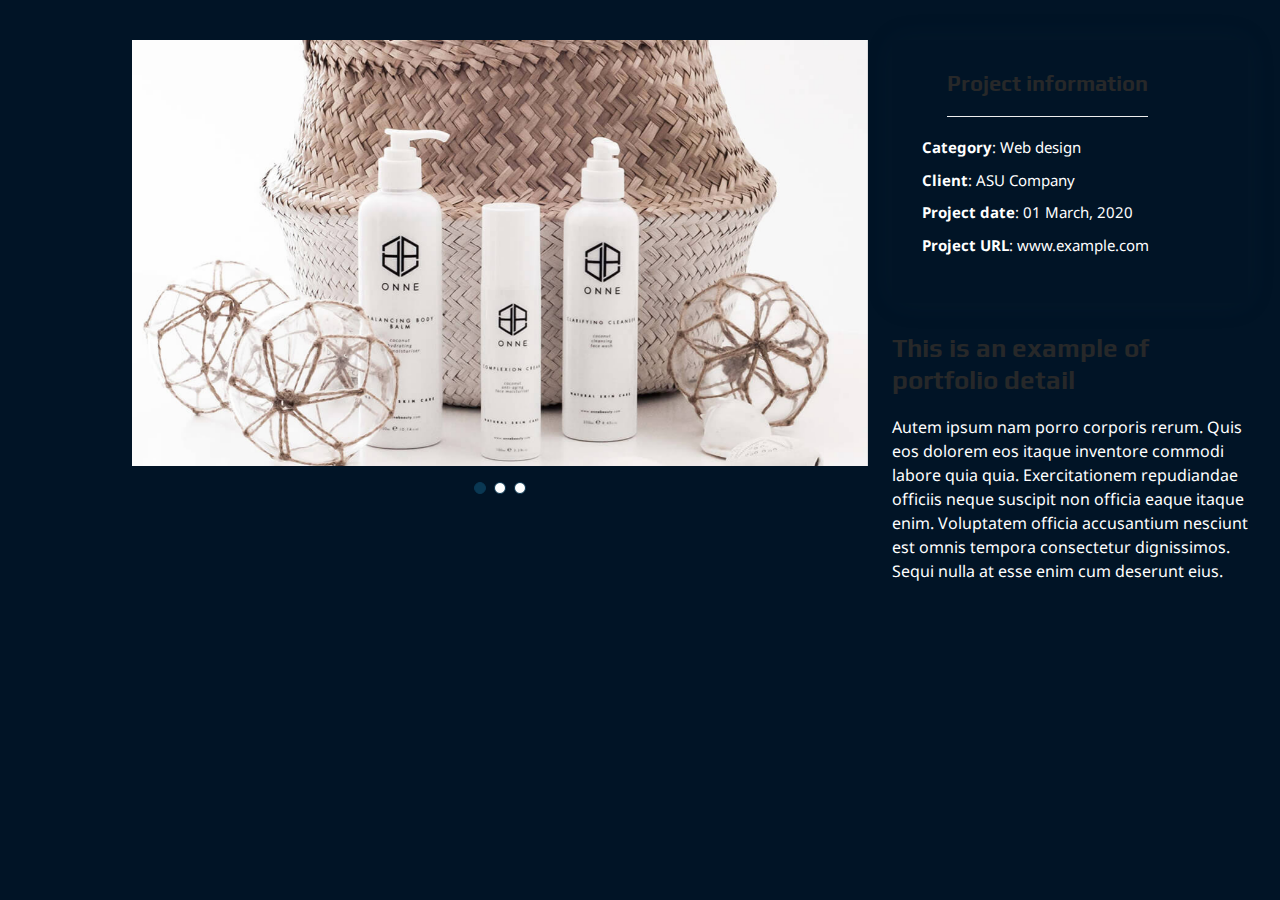
<file: portfolio-details.html>
<!DOCTYPE html>
<html lang="en">

<head>
  <meta charset="utf-8">
  <meta content="width=device-width, initial-scale=1.0" name="viewport">

  <title>Portfolio Details - Personal Bootstrap Template</title>
  <meta content="" name="description">
  <meta content="" name="keywords">

  <!-- Favicons -->
  <link href="assets/img/favicon.png" rel="icon">
  <link href="assets/img/apple-touch-icon.png" rel="apple-touch-icon">

  <!-- Google Fonts -->
  <link href="https://fonts.googleapis.com/css?family=Open+Sans:300,300i,400,400i,600,600i,700,700i|Raleway:300,300i,400,400i,500,500i,600,600i,700,700i|Poppins:300,300i,400,400i,500,500i,600,600i,700,700i" rel="stylesheet">

  <!-- Vendor CSS Files -->
  <link href="assets/vendor/aos/aos.css" rel="stylesheet">
  <link href="assets/vendor/bootstrap/css/bootstrap.min.css" rel="stylesheet">
  <link href="assets/vendor/bootstrap-icons/bootstrap-icons.css" rel="stylesheet">
  <link href="assets/vendor/boxicons/css/boxicons.min.css" rel="stylesheet">
  <link href="assets/vendor/glightbox/css/glightbox.min.css" rel="stylesheet">
  <link href="assets/vendor/swiper/swiper-bundle.min.css" rel="stylesheet">

  <!-- Template Main CSS File -->
  <link href="assets/css/style.css" rel="stylesheet">

  <!-- =======================================================
  * Template Name: MyResume - v4.8.1
  * Template URL: https://bootstrapmade.com/free-html-bootstrap-template-my-resume/
  * Author: BootstrapMade.com
  * License: https://bootstrapmade.com/license/
  ======================================================== -->
</head>

<body>

  <main id="main">

    <!-- ======= Portfolio Details Section ======= -->
    <section id="portfolio-details" class="portfolio-details">
      <div class="container">

        <div class="row gy-4">

          <div class="col-lg-8">
            <div class="portfolio-details-slider swiper">
              <div class="swiper-wrapper align-items-center">

                <div class="swiper-slide">
                  <img src="assets/img/portfolio/portfolio-details-1.jpg" alt="">
                </div>

                <div class="swiper-slide">
                  <img src="assets/img/portfolio/portfolio-details-2.jpg" alt="">
                </div>

                <div class="swiper-slide">
                  <img src="assets/img/portfolio/portfolio-details-3.jpg" alt="">
                </div>

              </div>
              <div class="swiper-pagination"></div>
            </div>
          </div>

          <div class="col-lg-4">
            <div class="portfolio-info">
              <h3>Project information</h3>
              <ul>
                <li><strong>Category</strong>: Web design</li>
                <li><strong>Client</strong>: ASU Company</li>
                <li><strong>Project date</strong>: 01 March, 2020</li>
                <li><strong>Project URL</strong>: <a href="#">www.example.com</a></li>
              </ul>
            </div>
            <div class="portfolio-description">
              <h2>This is an example of portfolio detail</h2>
              <p>
                Autem ipsum nam porro corporis rerum. Quis eos dolorem eos itaque inventore commodi labore quia quia. Exercitationem repudiandae officiis neque suscipit non officia eaque itaque enim. Voluptatem officia accusantium nesciunt est omnis tempora consectetur dignissimos. Sequi nulla at esse enim cum deserunt eius.
              </p>
            </div>
          </div>

        </div>

      </div>
    </section><!-- End Portfolio Details Section -->

  </main><!-- End #main -->

  <div id="preloader"></div>
  <a href="#" class="back-to-top d-flex align-items-center justify-content-center"><i class="bi bi-arrow-up-short"></i></a>

  <!-- Vendor JS Files -->
  <script src="assets/vendor/purecounter/purecounter_vanilla.js"></script>
  <script src="assets/vendor/aos/aos.js"></script>
  <script src="assets/vendor/bootstrap/js/bootstrap.bundle.min.js"></script>
  <script src="assets/vendor/glightbox/js/glightbox.min.js"></script>
  <script src="assets/vendor/isotope-layout/isotope.pkgd.min.js"></script>
  <script src="assets/vendor/swiper/swiper-bundle.min.js"></script>
  <script src="assets/vendor/typed.js/typed.min.js"></script>
  <script src="assets/vendor/waypoints/noframework.waypoints.js"></script>
  <script src="assets/vendor/php-email-form/validate.js"></script>

  <!-- Template Main JS File -->
  <script src="assets/js/main.js"></script>

</body>

</html>
</file>
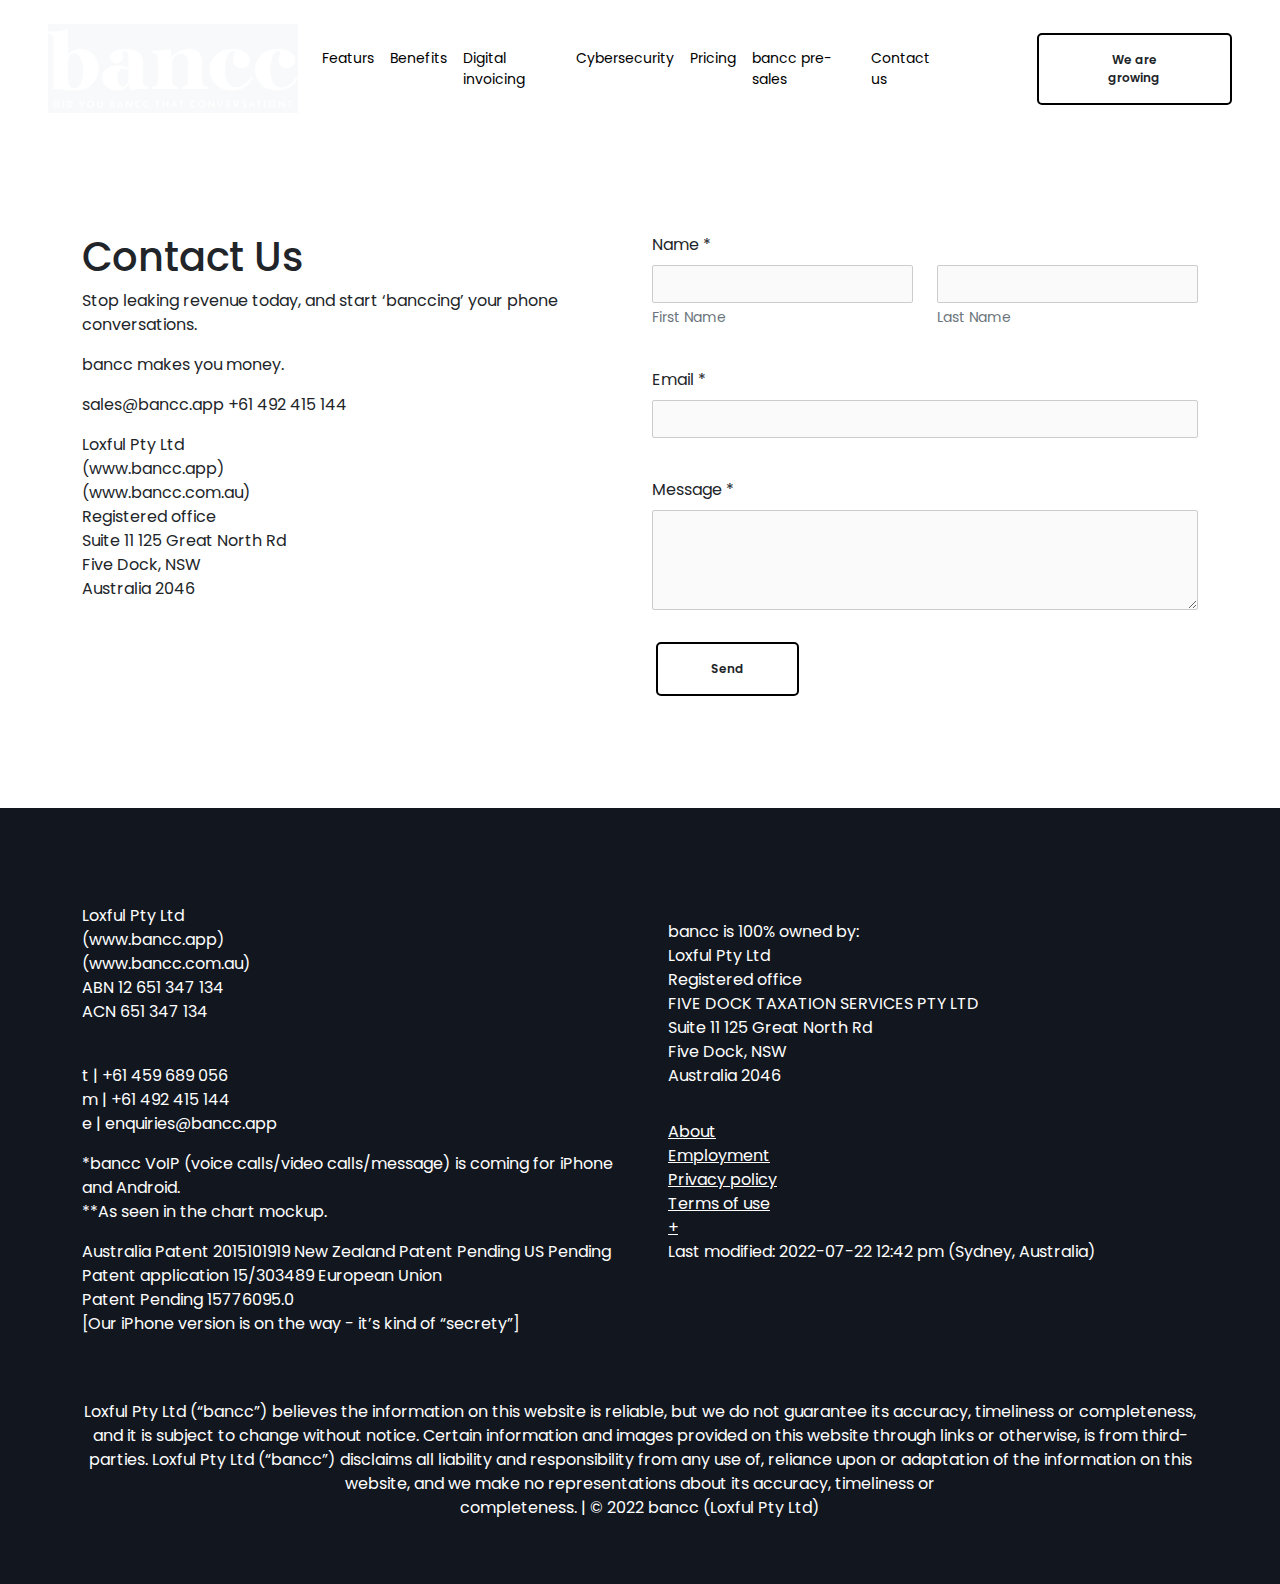
<file: bancc/contact.html>
<!DOCTYPE html>
<html lang="en">

<head>
    <meta charset="UTF-8">
    <meta http-equiv="X-UA-Compatible" content="IE=edge">
    <meta name="viewport" content="width=device-width, initial-scale=1.0">
    <link rel="stylesheet" href="https://cdn.jsdelivr.net/npm/bootstrap-icons@1.9.1/font/bootstrap-icons.css">

    <link rel="preconnect" href="https://fonts.googleapis.com">
    <link rel="preconnect" href="https://fonts.gstatic.com" crossorigin>
    <link href="https://fonts.googleapis.com/css2?family=Noto+Sans+Arabic&display=swap" rel="stylesheet">
    <link href='https://css.gg/pacman.css' rel='stylesheet'>
    <link href="https://cdnjs.cloudflare.com/ajax/libs/font-awesome/6.2.0/css/all.min.css" rel="stylesheet">

    <link href="css/bootstrap.min.css" rel="stylesheet" />
    <link href="css/style.css" rel="stylesheet" />
    <script src="https://code.jquery.com/jquery-3.5.1.min.js"></script>
    <title>bancc</title>
</head>

<body>
    <style>
        .navbar-expand-lg .navbar-nav .nav-link {
            padding-right: 0.5rem;
            padding-left: 0.5rem;
            color: black;
            font-size: 14px;
        }
    </style>
    <div class="col-12 col-md-12 col-lg-12">
        <div class="col-md-12">
            <!-- nav bar here start  -->
            <nav class="navbar navbar-expand-lg  ">
                <div class="container-fluid px-md-5 p-3">
                    <button class="navbar-toggler" type="button" data-bs-toggle="collapse"
                        data-bs-target="#navbarTogglerDemo03" aria-controls="navbarTogglerDemo03" aria-expanded="false"
                        aria-label="Toggle navigation">
                        <span class="navbar-toggler-icon"></span>
                    </button>
                    <a class="navbar-brand bg-light" href="index.html">
                        <img src="images/BANCC+text_transparent_white.png" class="img-fluide" width="250px" alt="">
                    </a>
                    <div class="collapse navbar-collapse" id="navbarTogglerDemo03">
                        <ul class="navbar-nav me-auto mb-2 mb-lg-0">
                            <li class="nav-item">
                                <a class="nav-link active" aria-current="page" href="#">Featurs</a>
                            </li>
                            <li class="nav-item">
                                <a class="nav-link" href="#">Benefits</a>
                            </li>
                            <li class="nav-item">
                                <a class="nav-link" href="#">Digital invoicing</a>
                            </li>
                            <li class="nav-item">
                                <a class="nav-link" href="#">Cybersecurity
                                </a>
                            </li>
                            <li class="nav-item">
                                <a class="nav-link" href="#Pricing">Pricing</a>
                            </li>
                            <li class="nav-item">
                                <a class="nav-link" href="#bancc pre-sales">bancc pre-sales</a>
                            </li>
                            <li class="nav-item">
                                <a class="nav-link" href="#Contact us">Contact us
                                </a>
                            </li>


                        </ul>
                        <a href="" class="pe-md-5 text-decoration-none">
                            <i class="bi bi-cart-fill fs-4 text-white"></i><span class="p-1 text-white">0</span>
                        </a>
                        <button class="btn btn-outline-dark px-5 py-3 " type="submit"
                            style="font-size: 12px; font-weight: 600;    border: 2.5px solid black; border-radius: 5px;">
                            We are growing
                        </button>
                    </div>
                </div>
            </nav>

        </div>
        <div class="container py-5 my-5">
            <div class="row">
                <div class="col-md-6">
                    <h1>
                        Contact Us
                    </h1>
                    <p>Stop leaking revenue today, and start ‘banccing’ your phone conversations.</p>
                    <p>bancc makes you money.</p>
                    <p>sales@bancc.app
                        +61 492 415 144</p>
                    <p>Loxful Pty Ltd <br>
                        (www.bancc.app)<br>
                        (www.bancc.com.au)<br>
                        Registered office<br>
                        Suite 11 125 Great North Rd<br>
                        Five Dock, NSW<br>
                        Australia 2046</p>
                </div>
                <!-- start contact form  -->
                <div class="col-md-6">
                    <div class="row">
                        <div class="col-md-6">
                            <div class="mb-3">
                                <label for="exampleInputEmail1" class="form-label">Name *</label>
                                <input type="email" class="form-control" id="exampleInputEmail1"
                                    aria-describedby="emailHelp">
                                <div id="emailHelp" class="form-text">
                                    First Name</div>
                            </div>
                        </div>
                        <div class="col-md-6">
                            <div class="mb-3">
                                <label for="exampleInputEmail1 " class="form-label"> </label>
                                <input type="email" class="form-control mt-2" id="exampleInputEmail1"
                                    aria-describedby="emailHelp">
                                <div id="emailHelp" class="form-text">Last Name</div>
                            </div>
                        </div>
                        <div class="mb-3 pt-4">
                            <label for="exampleInputEmail1 " class="form-label"> Email *</label>
                            <input type="email" class="form-control " id="exampleInputEmail1"
                                aria-describedby="emailHelp">

                        </div>
                        <div class="mb-3 pt-4">
                            <label for="floatingTextarea2 " class="form-label">Message *</label>
                            <div class="form-floating">
                                <textarea class="form-control" placeholder="Leave a comment here" id="floatingTextarea2"
                                    style="height: 100px"></textarea>
                            </div>
                        </div>
                        <button class="btn btn-outline-dark px-5 py-3 col-3 m-3" type="submit"
                        style="font-size: 12px; font-weight: 600;    border: 2.5px solid black; border-radius: 5px;">
                        Send
                    </button>
                    </div>
                </div>
            </div>
        </div>
    </div>
    <!-- here footer statrt  -->
    <div class="container-fluid p-5" style="background-color: #12171f;">
        <div class="container">

            <div class="row text-white py-5">
                <div class="col-md-6">
                    <p>
                        Loxful Pty Ltd <br>
                        (www.bancc.app)<br>
                        (www.bancc.com.au)<br>
                        ABN 12 651 347 134<br>
                        ACN 651 347 134<br>
                        </br>
                        <p>
                            t | +61 459 689 056<br>
                            m | +61 492 415 144 <br>
                            e | enquiries@bancc.app<br>
                        </p>
                        <p>*bancc VoIP (voice calls/video calls/message) is coming for iPhone and Android.<br>
                            **As seen in the chart mockup.</p>
                        <p>
                            Australia Patent 2015101919 New Zealand Patent Pending US Pending Patent application
                            15/303489 European Union<br>
                            Patent Pending 15776095.0 <br>
                            [Our iPhone version is on the way - it’s kind of “secrety”]
                        </p>
                </div>
                <div class="col-md-6">
                    <p class="p-3">
                        bancc is 100% owned by:<br>
                        Loxful Pty Ltd<br>
                        Registered office<br>
                        FIVE DOCK TAXATION SERVICES PTY LTD<br>
                        Suite 11 125 Great North Rd<br>
                        Five Dock, NSW<br>
                        Australia 2046<br>

                    </p>
                    <p class="px-3">
                        <a href="" class="text-decoration-underline text-white">About</a><br>
                        <a href="" class="text-decoration-underline text-white">Employment</a><br>
                        <a href="" class="text-decoration-underline text-white">Privacy policy</a><br>
                        <a href="" class="text-decoration-underline text-white">Terms of use</a><br>
                        <a href="" class="text-decoration-underline text-white">+</a><br>
                        Last modified: 2022-07-22 12:42 pm (Sydney, Australia)</p>
                </div>
            </div>
            <div class="text-center text-white">
                <p>
                    Loxful Pty Ltd (“bancc”) believes the information on this website is reliable, but we do not
                    guarantee its accuracy,
                    timeliness or completeness, and it is subject to change without notice. Certain information and
                    images provided on this
                    website through links or otherwise, is from third-parties. Loxful Pty Ltd (“bancc”) disclaims all
                    liability and responsibility
                    from any use of, reliance upon or adaptation of the information on this website, and we make no
                    representations about its accuracy,
                    timeliness or
                    <br> completeness. | © 2022 bancc (Loxful Pty Ltd)
                </p>
            </div>
        </div>
    </div>
    </div>
    <!-- first dev end ^|^ -->


    <script src="js/jquery.min.js"></script>
    <script src="js/bootstrap.min.js"></script>
    <script src="js/bootstrappoper.js"></script>



    <script>

    </script>
    <style>

    </style>

</body>

</html>
</file>
<file: bancc/css/style.css>
@import url('https://fonts.googleapis.com/css2?family=Poppins:wght@300;400;500;600&display=swap');

body {
  font-family: 'Poppins', sans-serif !important;
}

.background_images {
  background-image: url('../images/hero.jpg');
  background-position: center;
  background-repeat: no-repeat;
  height: 80vh;
}

.b-images {
  background-image: url('../images/background.PNG');
  background-position: center;
  background-repeat: no-repeat;
  height: 90vh;
  position: relative;
  color: white !important;
  font-size: 35px !important;
  text-align: center !important;
}

.leptop_images {
  background-image: url('../images/leptop.png');
  background-position: center;
  background-repeat: no-repeat;
  height: 100vh;
}

.form-control {
  border: 1px solid #ccc;
   !important;
  border-radius: 2px !important;
  background: #fafafa !important;
}

.logomain {
  width: 250px;
}

.navbar-expand-lg .navbar-nav .nav-link {
  padding-right: 0.5rem;
  padding-left: 0.5rem;
  color: white;
  font-size: 14px;
}
.text-white-hero{
  color: white;
  font-size:44px;
  font-weight: 500;
}
@media screen and (max-width: 480px) {
  .nav_bg {
    background-color: rgba(10, 10, 10, 0.5); 
    z-index: 1;
  }

  .logomain {
    width: 100px;
  }

  .navbar>.container,
  .navbar>.container-fluid,
  .navbar>.container-lg,
  .navbar>.container-md,
  .navbar>.container-sm,
  .navbar>.container-xl,
  .navbar>.container-xxl {
    display: flex;
    flex-wrap: inherit;
    align-items: center;
    justify-content: space-around;
    direction: rtl;
    padding: 0px;
  }
  .mobile_view {
    direction: ltr;
    text-align: center;
    padding: 45px;
  }
  .text-justify{text-align:justify !important;}
  .text-white-hero{
    color: white;
    font-size:35px;
    font-weight: 500;
    padding-bottom: 20px;
  }
}
</file>
<file: fiver/css/style.css>
body{
  background: #FFC727;
  font-family: 'Noto Sans Arabic', sans-serif
}
.orange{
  color: #FFC727;
  font-family: 'Noto Sans Arabic', sans-serif

}
.info{
  color: #008AFF;
  font-family: 'Noto Sans Arabic', sans-serif

}
.font-size-20{
  font-size: 20px;
  font-family: 'Noto Sans Arabic', sans-serif

}
.card{
  background-color: #FFC727;
  border-radius: 10px;
  padding: 10px;
}
.card-1{
  background-color: #222222;
  color: #FFC727;
  padding: 10px;


}
.card-p{
  color: #222222;
}
.card-p:hover{
  color: #FFC727;
}
.card > p > svg:hover{
  color: #FFC727;
}
.card:hover{
  background-color: #222222;
  color: #FFC727;
  padding: 10px;
  fill: #FFC727;
}
.font-48{
  font-size: 48px;
  font-family: 'Noto Sans Arabic', sans-serif

}
svg:hover path {    fill: #d39f11;}
@media screen and (max-width: 480px) {
  .list-inline {
    display: flex;
    padding-left: 0;
    list-style: none;
}
}
</file>
<file: assets/css/style.css>
@import url('https://fonts.googleapis.com/css2?family=Play&family=Playfair+Display:ital,wght@0,400;0,800;1,400;1,700&display=swap');
@import url('https://fonts.googleapis.com/css2?family=Noto+Sans+Arabic&display=swap');
body {
  font-family: "Open Sans", sans-serif;
  color: #272829;
  background-color: #011426;
}
.social-links>a>i{
  color:#011426 ;
}
.social-links> a> i:hover{
  color:#ffb100 ;
}
a {
  color: #ffb100;
  text-decoration: none;
}

a:hover {
  color: #ffb100;
  text-decoration: none;
}
span ,p ,a,strong,li{
  font-family: 'Noto Sans Arabic', sans-serif !important;
  color: white;
}
h1,
h2,
h3,
h4,
h5,
h6{font-family: 'Play', sans-serif;
}
.hbar h3{
  color: #ffb100;
}
/*--------------------------------------------------------------
# Back to top button
--------------------------------------------------------------*/
.back-to-top {
  position: fixed;
  visibility: hidden;
  opacity: 0;
  right: 15px;
  bottom: 15px;
  z-index: 996;
  /* background: #0a3853; */
  width: 80px;
  height: 80px;
  border-radius: 50px;
  transition: all 0.4s;
}

.back-to-top i {
  font-size: 28px;
  color: #fff;
  line-height: 0;
}

.back-to-top:hover {
  /* background: #0678e3; */
  padding: 10px;
  color: #fff;
}

.back-to-top.active {
  visibility: visible;
  opacity: 1;
}
.glow {
  font-size: 40px;
  color: #fff;
  text-align: center;
  animation: glow 1s ease-in-out infinite alternate;
}

@-webkit-keyframes glow {
  from {
    text-shadow: 0 0 10px #fff, 0 0 20px #fff, 0 0 30px #e60073, 0 0 40px #e60073, 0 0 50px #e60073, 0 0 60px #e60073, 0 0 70px #e60073;
  }
  
  to {
    text-shadow: 0 0 20px #fff, 0 0 30px #ff4da6, 0 0 40px #ff4da6, 0 0 50px #ff4da6, 0 0 60px #ff4da6, 0 0 70px #ff4da6, 0 0 80px #ff4da6;
  }
}
/*--------------------------------------------------------------
# Preloader
--------------------------------------------------------------*/
#preloader {
  position: fixed;
  top: 0;
  left: 0;
  right: 0;
  bottom: 0;
  z-index: 9999;
  overflow: hidden;
  background: #fff;
}

#preloader:before {
  content: "";
  position: fixed;
  top: calc(50% - 30px);
  left: calc(50% - 30px);
  border: 6px solid #0a3853;
  border-top-color: #fff;
  border-bottom-color: #fff;
  border-radius: 50%;
  width: 60px;
  height: 60px;
  -webkit-animation: animate-preloader 1s linear infinite;
  animation: animate-preloader 1s linear infinite;
}

@-webkit-keyframes animate-preloader {
  0% {
    transform: rotate(0deg);
  }

  100% {
    transform: rotate(360deg);
  }
}

@keyframes animate-preloader {
  0% {
    transform: rotate(0deg);
  }

  100% {
    transform: rotate(360deg);
  }
}

/*--------------------------------------------------------------
# Disable aos animation delay on mobile devices
--------------------------------------------------------------*/
@media screen and (max-width: 768px) {
  [data-aos-delay] {
    transition-delay: 0 !important;
  }
  .d-sm{
    display: none;
  }
}

/*--------------------------------------------------------------
# Header
--------------------------------------------------------------*/
#header {
  position: fixed;
  top: 0;
  left: 0;
  bottom: 0;
  z-index: 9997;
  transition: all 0.5s;
  padding: 15px;
  overflow-y: auto;
}

@media (max-width: 992px) {
  #header {
    width: 300px;
    background: #fff;
    border-right: 1px solid #e6e9ec;
    left: -300px;
  }
}

@media (min-width: 992px) {
  #main {
    margin-left: 100px;
  }
}

/*--------------------------------------------------------------
# Navigation Menu
--------------------------------------------------------------*/
/**
* Desktop Navigation 
*/
.nav-menu {
  padding: 0;
  display: block;
}

.nav-menu * {
  margin: 0;
  padding: 0;
  list-style: none;
}

.nav-menu>ul>li {
  position: relative;
  white-space: nowrap;
}

.nav-menu a,
.nav-menu a:focus {
  display: flex;
  align-items: center;
  color: #fff;
  padding: 10px 18px;
  margin-bottom: 8px;
  transition: 0.3s;
  font-size: 15px;
  border-radius: 50px;
  background: #ffb100;
  height: 56px;
  width: 100%;
  overflow: hidden;
  transition: 0.3s;
}

.nav-menu a i,
.nav-menu a:focus i {
  font-size: 20px;
}

.nav-menu a span,
.nav-menu a:focus span {
  padding: 0 5px 0 7px;
  color: #45505b;
}

@media (min-width: 992px) {

  .nav-menu a,
  .nav-menu a:focus {
    width: 56px;
  }

  .nav-menu a span,
  .nav-menu a:focus span {
    display: none;
    color: #fff;
  }
}

.nav-menu a:hover,
.nav-menu .active,
.nav-menu .active:focus,
.nav-menu li:hover>a {
  color: #fff;
  background: #0a3853;
}

.nav-menu a:hover span,
.nav-menu .active span,
.nav-menu .active:focus span,
.nav-menu li:hover>a span {
  color: #fff;
}

.nav-menu a:hover,
.nav-menu li:hover>a {
  width: 100%;
  color: #fff;
}

.nav-menu a:hover span,
.nav-menu li:hover>a span {
  display: block;
}

/**
* Mobile Navigation 
*/
.mobile-nav-toggle {
  position: fixed;
  right: 10px;
  top: 10px;
  z-index: 9998;
  border: 0;
  background: none;
  font-size: 28px;
  transition: all 0.4s;
  outline: none !important;
  line-height: 0;
  cursor: pointer;
  border-radius: 50px;
  padding: 5px;
}

.mobile-nav-toggle i {
  color: #45505b;
}

.mobile-nav-active {
  overflow: hidden;
}

.mobile-nav-active #header {
  left: 0;
}

.mobile-nav-active .mobile-nav-toggle {
  color: #fff;
  background-color: #0a3853;
}

/*--------------------------------------------------------------
# Hero Section
--------------------------------------------------------------*/
#hero {
  width: 100%;
  height: 100vh;
  background: url("../img/hero-bg.jpg") top right no-repeat;
  background-size: cover;
  position: relative;
}

@media (min-width: 992px) {
  #hero {
    padding-left: 160px;
  }
}

#hero:before {
  content: "";
  background: rgba(255, 255, 255, 0.8);
  position: absolute;
  bottom: 0;
  top: 0;
  left: 0;
  right: 0;
}

#hero h1 {
  margin: 0;
  font-size: 64px;
  font-weight: 700;
  line-height: 56px;
  color: #011426;
}

#hero p {
  color: #011426;
  margin: 15px 0 0 0;
  font-size: 26px;
  font-family: "Poppins", sans-serif;
}

#hero p span {
  color: #0a3853;
  letter-spacing: 1px;
}

#hero .social-links {
  margin-top: 30px;
}

#hero .social-links a {
  font-size: 24px;
  display: inline-block;
  color: #45505b;
  line-height: 1;
  margin-right: 20px;
  transition: 0.3s;
}

#hero .social-links a:hover {
  color: #0a3853;
}

@media (max-width: 992px) {
  #hero {
    text-align: center;
  }

  #hero h1 {
    font-size: 32px;
    line-height: 36px;
  }

  #hero p {
    margin-top: 10px;
    font-size: 20px;
    line-height: 24px;
  }
}

/*--------------------------------------------------------------
# Sections General
--------------------------------------------------------------*/
section {
  padding: 60px 0;
  overflow: hidden;
}

.section-title {
  text-align: center;
  padding-bottom: 30px;
}

.section-title h2 {
  font-size: 32px;
  font-weight: bold;
  text-transform: uppercase;
  margin-bottom: 20px;
  padding-bottom: 20px;
  position: relative;
  color: #ffb100;
}

.section-title h2::before {
  content: "";
  position: absolute;
  display: block;
  width: 120px;
  height: 1px;
  background: #ddd;
  bottom: 1px;
  left: calc(50% - 60px);
}

.section-title h2::after {
  content: "";
  position: absolute;
  display: block;
  width: 40px;
  height: 3px;
  background: #ffb100;
  bottom: 0;
  left: calc(50% - 20px);
}

.section-title p {
  margin-bottom: 0;
}

/*--------------------------------------------------------------
# About
--------------------------------------------------------------*/
.about .content h3 {
  font-weight: 700;
  font-size: 26px;
  color: #728394;
}

.about .content ul {
  list-style: none;
  padding: 0;
}

.about .content ul li {
  margin-bottom: 20px;
  display: flex;
  align-items: center;
}

.about .content ul strong {
  margin-right: 10px;
}

.about .content ul i {
  font-size: 16px;
  margin-right: 5px;
  color: #0a3853;
  line-height: 0;
}

.about .content p:last-child {
  margin-bottom: 0;
}

/*--------------------------------------------------------------
# Facts
--------------------------------------------------------------*/
.facts .count-box {
  padding: 30px 30px 25px 30px;
  margin-top: 30px;
  width: 100%;
  position: relative;
  text-align: center;
  background: #fff;
}

.facts .count-box i {
  position: absolute;
  top: -25px;
  left: 50%;
  transform: translateX(-50%);
  font-size: 24px;
  background: #0a3853;
  color: #fff;
  border-radius: 50px;
  display: inline-flex;
  align-items: center;
  justify-content: center;
  width: 48px;
  height: 48px;
}

.facts .count-box span {
  font-size: 36px;
  display: block;
  font-weight: 600;
  color: #011426;
}

.facts .count-box p {
  padding: 0;
  margin: 0;
  font-family: "Raleway", sans-serif;
  font-size: 14px;
}

/*--------------------------------------------------------------
# Akills
--------------------------------------------------------------*/
.skills .progress {
  height: 60px;
  display: block;
  background: none;
  border-radius: 0;
}

.skills .progress .skill {
  padding: 10px 0;
  margin: 0;
  text-transform: uppercase;
  display: block;
  font-weight: 600;
  font-family: "Poppins", sans-serif;
  color: #45505b;
}

.skills .progress .skill .val {
  float: right;
  font-style: normal;
}

.skills .progress-bar-wrap {
  background: #f2f3f5;
}

.skills .progress-bar {
  width: 1px;
  height: 10px;
  transition: 0.9s;
  background-color: #0a3853;
}

/*--------------------------------------------------------------
# Resume
--------------------------------------------------------------*/
.resume .resume-title {
  font-size: 26px;
  font-weight: 700;
  margin-top: 20px;
  margin-bottom: 20px;
  color: #ffb100;
}

.resume .resume-item {
  padding: 0 0 20px 20px;
  margin-top: -2px;
  border-left: 2px solid #0a3853;
  position: relative;
}

.resume .resume-item h4 {
  line-height: 18px;
  font-size: 18px;
  font-weight: 600;
  text-transform: uppercase;
  font-family: "Poppins", sans-serif;
  color: #ffb100;
  margin-bottom: 10px;
}

.resume .resume-item h5 {
  font-size: 16px;
  background: #ffb100;
  color: #011426;
  padding: 5px 15px;
  display: inline-block;
  font-weight: 600;
  margin-bottom: 10px;
}

.resume .resume-item ul {
  padding-left: 20px;
}

.resume .resume-item ul li {
  padding-bottom: 10px;
}

.resume .resume-item:last-child {
  padding-bottom: 0;
}

.resume .resume-item::before {
  content: "";
  position: absolute;
  width: 16px;
  height: 16px;
  border-radius: 50px;
  left: -9px;
  top: 0;
  background: #fff;
  border: 2px solid #0a3853;
}

/*--------------------------------------------------------------
# Portfolio
--------------------------------------------------------------*/
.portfolio .portfolio-item {
  margin-bottom: 30px;
}

.portfolio #portfolio-flters {
  padding: 0;
  margin: 0 auto 25px auto;
  list-style: none;
  text-align: center;
  background: #fff;
  border-radius: 50px;
  padding: 2px 15px;
}

.portfolio #portfolio-flters li {
  cursor: pointer;
  display: inline-block;
  padding: 10px 15px;
  font-size: 14px;
  font-weight: 600;
  line-height: 1;
  text-transform: uppercase;
  color: #272829;
  margin-bottom: 5px;
  transition: all 0.3s ease-in-out;
}

.portfolio #portfolio-flters li:hover,
.portfolio #portfolio-flters li.filter-active {
  color: #0a3853;
}

.portfolio #portfolio-flters li:last-child {
  margin-right: 0;
}

.portfolio .portfolio-wrap {
  transition: 0.3s;
  position: relative;
  overflow: hidden;
  z-index: 1;
  background: rgba(69, 80, 91, 0.8);
}

.portfolio .portfolio-wrap::before {
  content: "";
  background: rgba(255, 255, 255, 0.7);
  position: absolute;
  left: 30px;
  right: 30px;
  top: 30px;
  bottom: 30px;
  transition: all ease-in-out 0.3s;
  z-index: 2;
  opacity: 0;
}

.portfolio .portfolio-wrap .portfolio-info {
  opacity: 0;
  position: absolute;
  top: 0;
  left: 0;
  right: 0;
  bottom: 0;
  text-align: center;
  z-index: 3;
  transition: all ease-in-out 0.3s;
  display: flex;
  flex-direction: column;
  justify-content: center;
  align-items: center;
}

.portfolio .portfolio-wrap .portfolio-info::before {
  display: block;
  content: "";
  width: 48px;
  height: 48px;
  position: absolute;
  top: 35px;
  left: 35px;
  border-top: 3px solid #d7dce1;
  border-left: 3px solid #d7dce1;
  transition: all 0.5s ease 0s;
  z-index: 9994;
}

.portfolio .portfolio-wrap .portfolio-info::after {
  display: block;
  content: "";
  width: 48px;
  height: 48px;
  position: absolute;
  bottom: 35px;
  right: 35px;
  border-bottom: 3px solid #d7dce1;
  border-right: 3px solid #d7dce1;
  transition: all 0.5s ease 0s;
  z-index: 9994;
}

.portfolio .portfolio-wrap .portfolio-info h4 {
  font-size: 20px;
  color: #45505b;
  font-weight: 600;
}

.portfolio .portfolio-wrap .portfolio-info p {
  color: #45505b;
  font-size: 14px;
  text-transform: uppercase;
  padding: 0;
  margin: 0;
}

.portfolio .portfolio-wrap .portfolio-links {
  text-align: center;
  z-index: 4;
}

.portfolio .portfolio-wrap .portfolio-links a {
  color: #45505b;
  margin: 0 2px;
  font-size: 28px;
  display: inline-block;
  transition: 0.3s;
}

.portfolio .portfolio-wrap .portfolio-links a:hover {
  color: #148af9;
}

.portfolio .portfolio-wrap:hover::before {
  top: 0;
  left: 0;
  right: 0;
  bottom: 0;
  opacity: 1;
}

.portfolio .portfolio-wrap:hover .portfolio-info {
  opacity: 1;
}

.portfolio .portfolio-wrap:hover .portfolio-info::before {
  top: 15px;
  left: 15px;
}

.portfolio .portfolio-wrap:hover .portfolio-info::after {
  bottom: 15px;
  right: 15px;
}

/*--------------------------------------------------------------
# Portfolio Details
--------------------------------------------------------------*/
.portfolio-details {
  padding-top: 40px;
}

.portfolio-details .portfolio-details-slider img {
  width: 100%;
}

.portfolio-details .portfolio-details-slider .swiper-pagination {
  margin-top: 20px;
  position: relative;
}

.portfolio-details .portfolio-details-slider .swiper-pagination .swiper-pagination-bullet {
  width: 12px;
  height: 12px;
  background-color: #fff;
  opacity: 1;
  border: 1px solid #0a3853;
}

.portfolio-details .portfolio-details-slider .swiper-pagination .swiper-pagination-bullet-active {
  background-color: #0a3853;
}

.portfolio-details .portfolio-info {
  padding: 30px;
  box-shadow: 0px 0 30px rgba(69, 80, 91, 0.08);
}

.portfolio-details .portfolio-info h3 {
  font-size: 22px;
  font-weight: 700;
  margin-bottom: 20px;
  padding-bottom: 20px;
  border-bottom: 1px solid #eee;
}

.portfolio-details .portfolio-info ul {
  list-style: none;
  padding: 0;
  font-size: 15px;
}

.portfolio-details .portfolio-info ul li+li {
  margin-top: 10px;
}

.portfolio-details .portfolio-description {
  padding-top: 30px;
}

.portfolio-details .portfolio-description h2 {
  font-size: 26px;
  font-weight: 700;
  margin-bottom: 20px;
}

.portfolio-details .portfolio-description p {
  padding: 0;
}

/*--------------------------------------------------------------
# Services
--------------------------------------------------------------*/
.services .icon-box {
  text-align: center;
  padding: 70px 20px 80px 20px;
  transition: all ease-in-out 0.3s;
  background: #ffb100;
  box-shadow: 0px 5px 90px 0px rgba(194, 226, 9, 0.05);
}

.services .icon-box .icon {
  margin: 0 auto;
  width: 100px;
  height: 100px;
  display: flex;
  align-items: center;
  justify-content: center;
  transition: ease-in-out 0.3s;
  position: relative;
}

.services .icon-box .icon i {
  font-size: 36px;
  transition: 0.5s;
  position: relative;
}

.services .icon-box .icon svg {
  position: absolute;
  top: 0;
  left: 0;
}

.services .icon-box .icon svg path {
  transition: 0.5s;
  fill: #f5f5f5;
}

.services .icon-box h4 {
  font-weight: 600;
  margin: 10px 0 15px 0;
  font-size: 22px;
}

.services .icon-box h4 a {
  color: #011426;
  transition: ease-in-out 0.3s;
}

.services .icon-box p {
  line-height: 24px;
  font-size: 14px;
  margin-bottom: 0;
}

.services .icon-box:hover {
  border-color: #fff;

  box-shadow: 0px 0 35px 0 rgba(215, 230, 6, 0.08);
}

.services .iconbox-blue i {
  color: #47aeff;
}

.services .iconbox-blue:hover .icon i {
  color: #fff;
}

.services .iconbox-blue:hover .icon path {
  fill: #47aeff;
}

.services .iconbox-orange i {
  color: #ffa76e;
}

.services .iconbox-orange:hover .icon i {
  color: #fff;
}

.services .iconbox-orange:hover .icon path {
  fill: #ffa76e;
}

.services .iconbox-pink i {
  color: #e80368;
}

.services .iconbox-pink:hover .icon i {
  color: #fff;
}

.services .iconbox-pink:hover .icon path {
  fill: #e80368;
}

.services .iconbox-yellow i {
  color: #ffbb2c;
}

.services .iconbox-yellow:hover .icon i {
  color: #fff;
}

.services .iconbox-yellow:hover .icon path {
  fill: #ffbb2c;
}

.services .iconbox-red i {
  color: #ff5828;
}

.services .iconbox-red:hover .icon i {
  color: #fff;
}

.services .iconbox-red:hover .icon path {
  fill: #ff5828;
}

.services .iconbox-teal i {
  color: #11dbcf;
}

.services .iconbox-teal:hover .icon i {
  color: #fff;
}

.services .iconbox-teal:hover .icon path {
  fill: #11dbcf;
}

/*--------------------------------------------------------------
# Testimonials
--------------------------------------------------------------*/
.testimonials .section-header {
  margin-bottom: 40px;
}

.testimonials .testimonials-carousel,
.testimonials .testimonials-slider {
  overflow: hidden;
}

.testimonials .testimonial-item {
  text-align: center;
}

.testimonials .testimonial-item .testimonial-img {
  width: 120px;
  border-radius: 50%;
  border: 4px solid #fff;
  margin: 0 auto;
}

.testimonials .testimonial-item h3 {
  font-size: 20px;
  font-weight: bold;
  margin: 10px 0 5px 0;
  color: #111;
}

.testimonials .testimonial-item h4 {
  font-size: 14px;
  color: #999;
  margin: 0 0 15px 0;
}

.testimonials .testimonial-item .quote-icon-left,
.testimonials .testimonial-item .quote-icon-right {
  color: #90c8fc;
  font-size: 26px;
}

.testimonials .testimonial-item .quote-icon-left {
  display: inline-block;
  left: -5px;
  position: relative;
}

.testimonials .testimonial-item .quote-icon-right {
  display: inline-block;
  right: -5px;
  position: relative;
  top: 10px;
}

.testimonials .testimonial-item p {
  font-style: italic;
  margin: 0 auto 15px auto;
}

.testimonials .swiper-pagination {
  margin-top: 20px;
  position: relative;
}

.testimonials .swiper-pagination .swiper-pagination-bullet {
  width: 12px;
  height: 12px;
  background-color: #fff;
  opacity: 1;
  border: 1px solid #0a3853;
}

.testimonials .swiper-pagination .swiper-pagination-bullet-active {
  background-color: #0a3853;
}

@media (min-width: 992px) {
  .testimonials .testimonial-item p {
    width: 80%;
  }
}
@media (max-width: 762px) {
  .bar-circle {
     
    width: 58px;
}
.bar {
  float: left;
  width: -webkit-fill-available;
  text-align: center;
}
}

/*--------------------------------------------------------------
# Contact
--------------------------------------------------------------*/
.contact .info {
  width: 100%;
  background: #fff;
}

.contact .info i {
  font-size: 20px;
  color: #0a3853;
  float: left;
  width: 44px;
  height: 44px;
  background: #eef7ff;
  display: flex;
  justify-content: center;
  align-items: center;
  border-radius: 50px;
  transition: all 0.3s ease-in-out;
}

.contact .info h4 {
  padding: 0 0 0 60px;
  font-size: 22px;
  font-weight: 600;
  margin-bottom: 5px;
  color: #45505b;
}

.contact .info p {
  padding: 0 0 0 60px;
  margin-bottom: 0;
  font-size: 14px;
  color: #728394;
}

.contact .info .email,
.contact .info .phone {
  margin-top: 40px;
}

.contact .info .email:hover i,
.contact .info .address:hover i,
.contact .info .phone:hover i {
  background: #0a3853;
  color: #fff;
}

.contact .php-email-form {
  width: 100%;
  background: #fff;
}

.contact .php-email-form .form-group {
  padding-bottom: 8px;
}

.contact .php-email-form .error-message {
  display: none;
  color: #fff;
  background: #ed3c0d;
  text-align: left;
  padding: 15px;
  font-weight: 600;
}

.contact .php-email-form .error-message br+br {
  margin-top: 25px;
}

.contact .php-email-form .sent-message {
  display: none;
  color: #fff;
  background: #18d26e;
  text-align: center;
  padding: 15px;
  font-weight: 600;
}

.contact .php-email-form .loading {
  display: none;
  background: #fff;
  text-align: center;
  padding: 15px;
}

.contact .php-email-form .loading:before {
  content: "";
  display: inline-block;
  border-radius: 50%;
  width: 24px;
  height: 24px;
  margin: 0 10px -6px 0;
  border: 3px solid #18d26e;
  border-top-color: #eee;
  -webkit-animation: animate-loading 1s linear infinite;
  animation: animate-loading 1s linear infinite;
}

.contact .php-email-form input,
.contact .php-email-form textarea {
  border-radius: 4px;
  box-shadow: none;
  font-size: 14px;
}

.contact .php-email-form input {
  height: 44px;
}

.contact .php-email-form textarea {
  padding: 10px 12px;
}

.contact .php-email-form button[type=submit] {
  background: #0a3853;
  border: 0;
  padding: 10px 35px;
  color: #fff;
  transition: 0.4s;
  border-radius: 50px;
}

.contact .php-email-form button[type=submit]:hover {
  background: #0678e3;
}

@-webkit-keyframes animate-loading {
  0% {
    transform: rotate(0deg);
  }

  100% {
    transform: rotate(360deg);
  }
}

@keyframes animate-loading {
  0% {
    transform: rotate(0deg);
  }

  100% {
    transform: rotate(360deg);
  }
}

/*--------------------------------------------------------------
# Footer
--------------------------------------------------------------*/
#footer {
  background: #ffb100;
  color: #45505b;
  font-size: 14px;
  text-align: center;
  padding: 30px 0;
}

#footer h3 {
  font-size: 36px;
  font-weight: 700;
  position: relative;
  font-family: "Poppins", sans-serif;
  padding: 0;
  margin: 0 0 15px 0;
}

#footer p {
  font-size: 15;
  font-style: italic;
  padding: 0;
  margin: 0 0 40px 0;
}

#footer .social-links {
  margin: 0 0 40px 0;
}

#footer .social-links a {
  font-size: 18px;
  display: inline-block;
  background: #0a3853;
  color: #fff;
  line-height: 1;
  padding: 8px 0;
  margin-right: 4px;
  border-radius: 50%;
  text-align: center;
  width: 36px;
  height: 36px;
  transition: 0.3s;
}

#footer .social-links a:hover {
  background: #0678e3;
  color: #fff;
  text-decoration: none;
}

#footer .copyright {
  margin: 0 0 5px 0;
}

#footer .credits {
  font-size: 13px;
}

#bars {
	margin: 2em auto;
	max-width: 960px;
	overflow: hidden;
}

.bar {
	float: left;
	width: 20%;
	text-align: center;
}

.bar h3 {
	font-size: 1.4em;
	font-weight: normal;
	margin: 0;
	text-transform: uppercase;
}
.bg-light{
  background-color: #ffb100 !important;
}
.bar-circle {
  display: block;
  margin: 0.7em auto;
  color: #ffb100;
  background: #f2f3f5;
  border-radius: 50px;
  padding: 10px;
}

h3 {
	display:inline-block;
	margin-left:25px;
	cursor:pointer;
}
#names {
  text-align:center;
}
.bactive {
	border-bottom:3px solid #ffb100;
		font-weight:800;
    color: #ffb100;
}
.sbar {
  display:none;
}
.website_imgages{
  width: 100%;
  height: 400px;
  object-fit: cover;
}
.fonts-style h1{
  color: #011426;
  font-weight: 600;
}
@media (max-width: 762px) {
  .bar-circle {
     
    width: 158px;
}
.bar {
  float: left;
  width: -webkit-fill-available;
  text-align: center;
}
}
</file>
